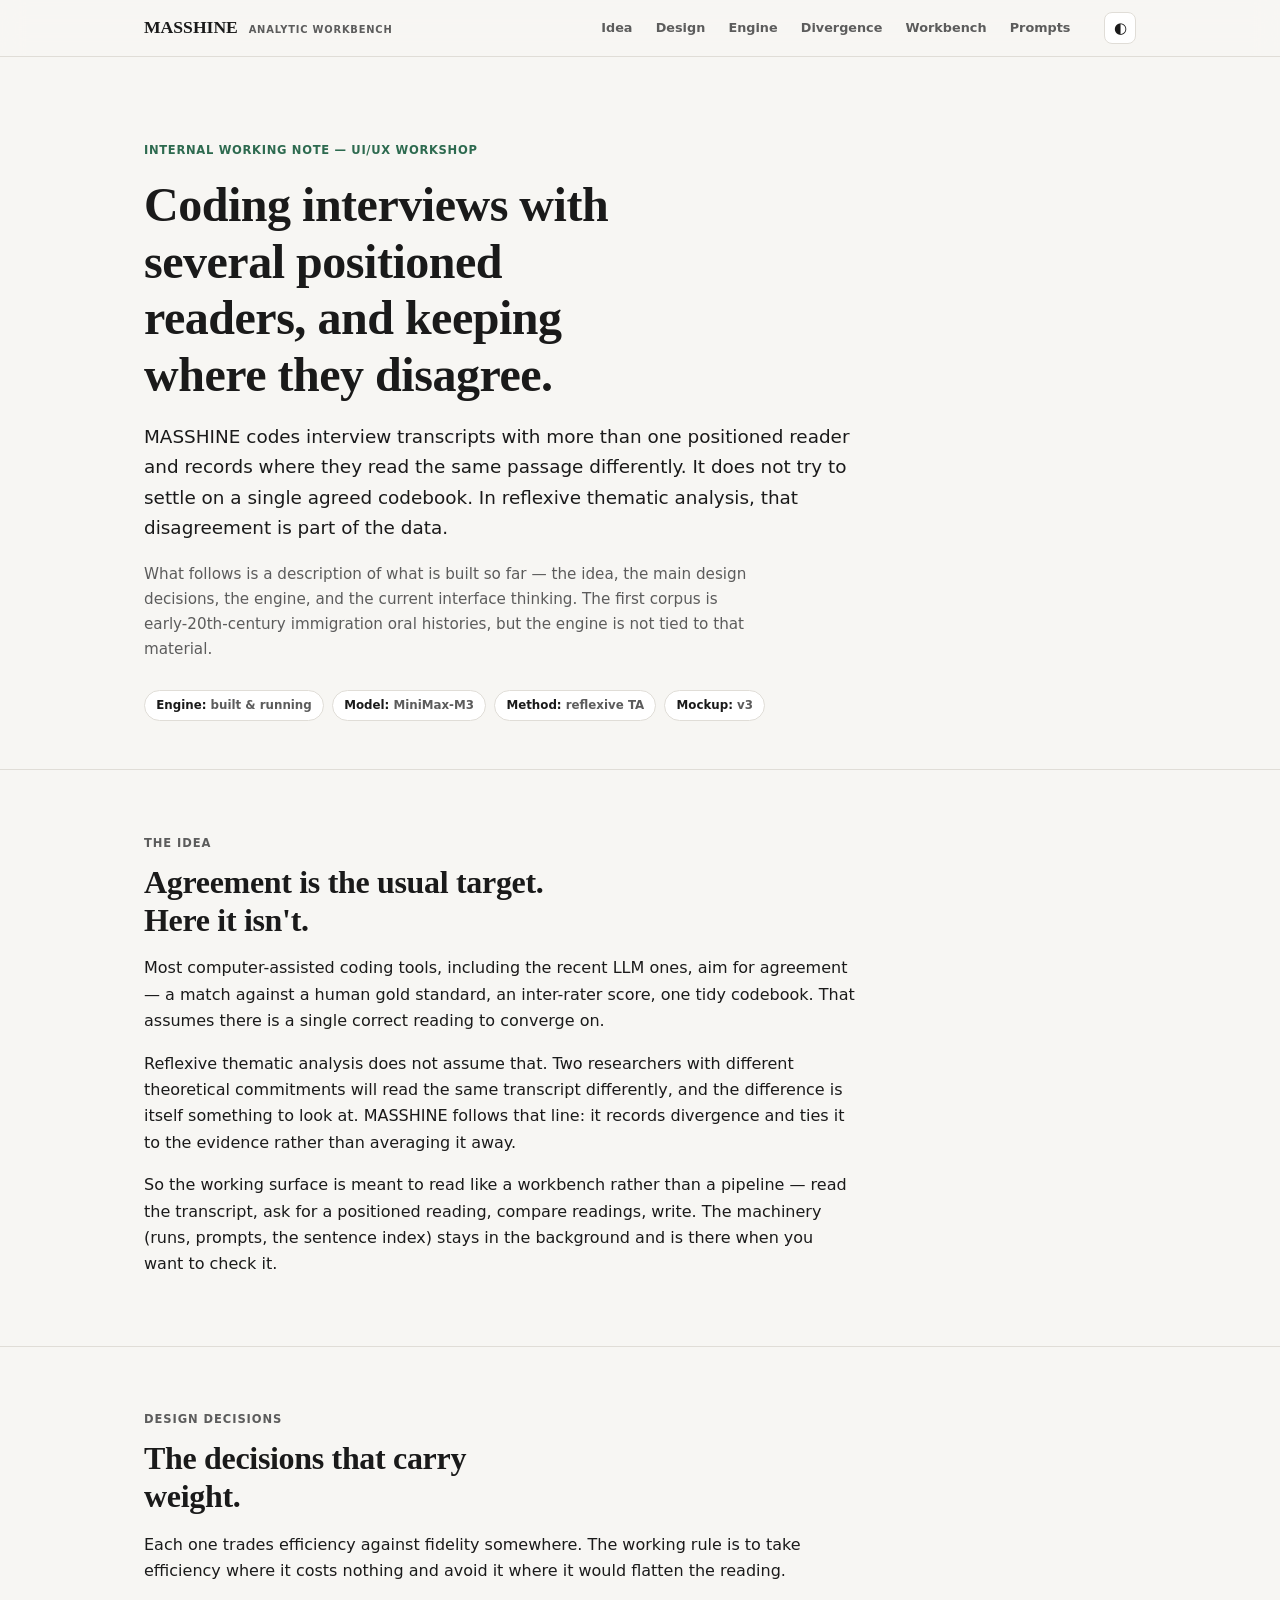
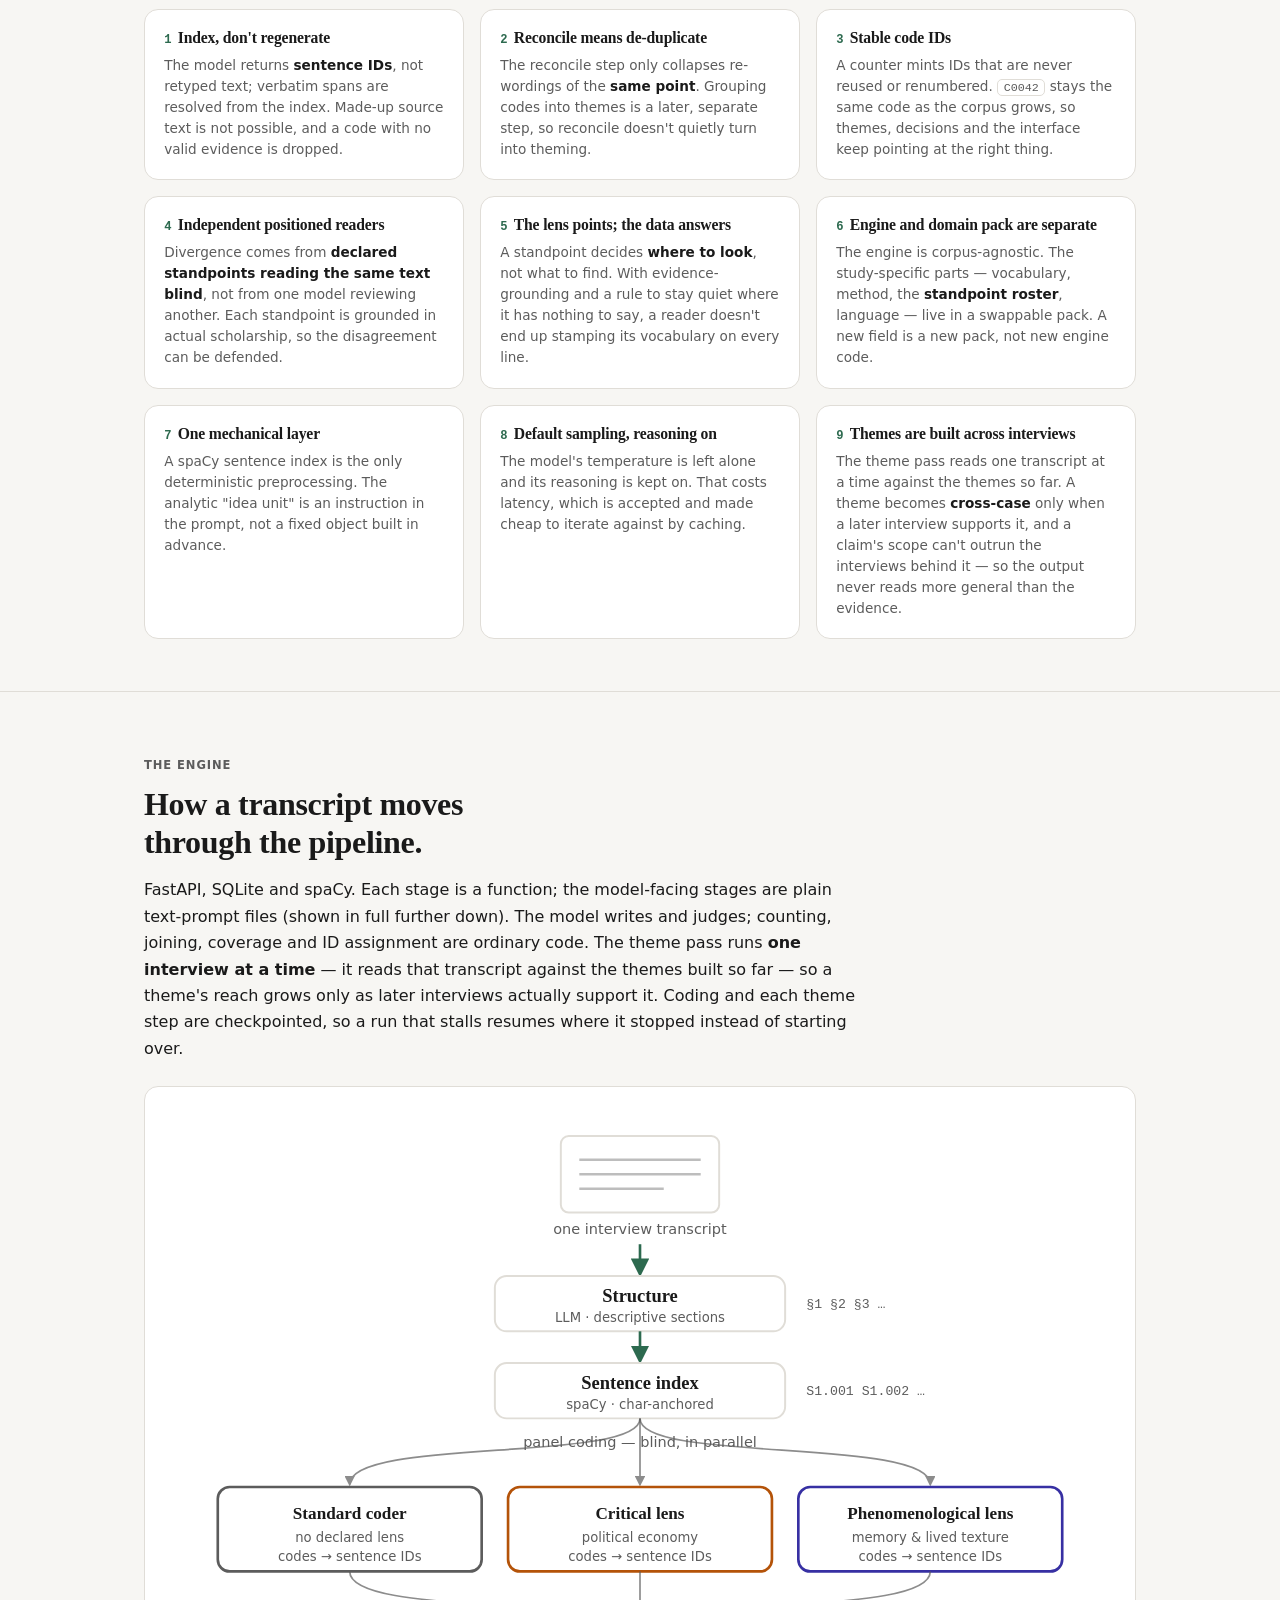
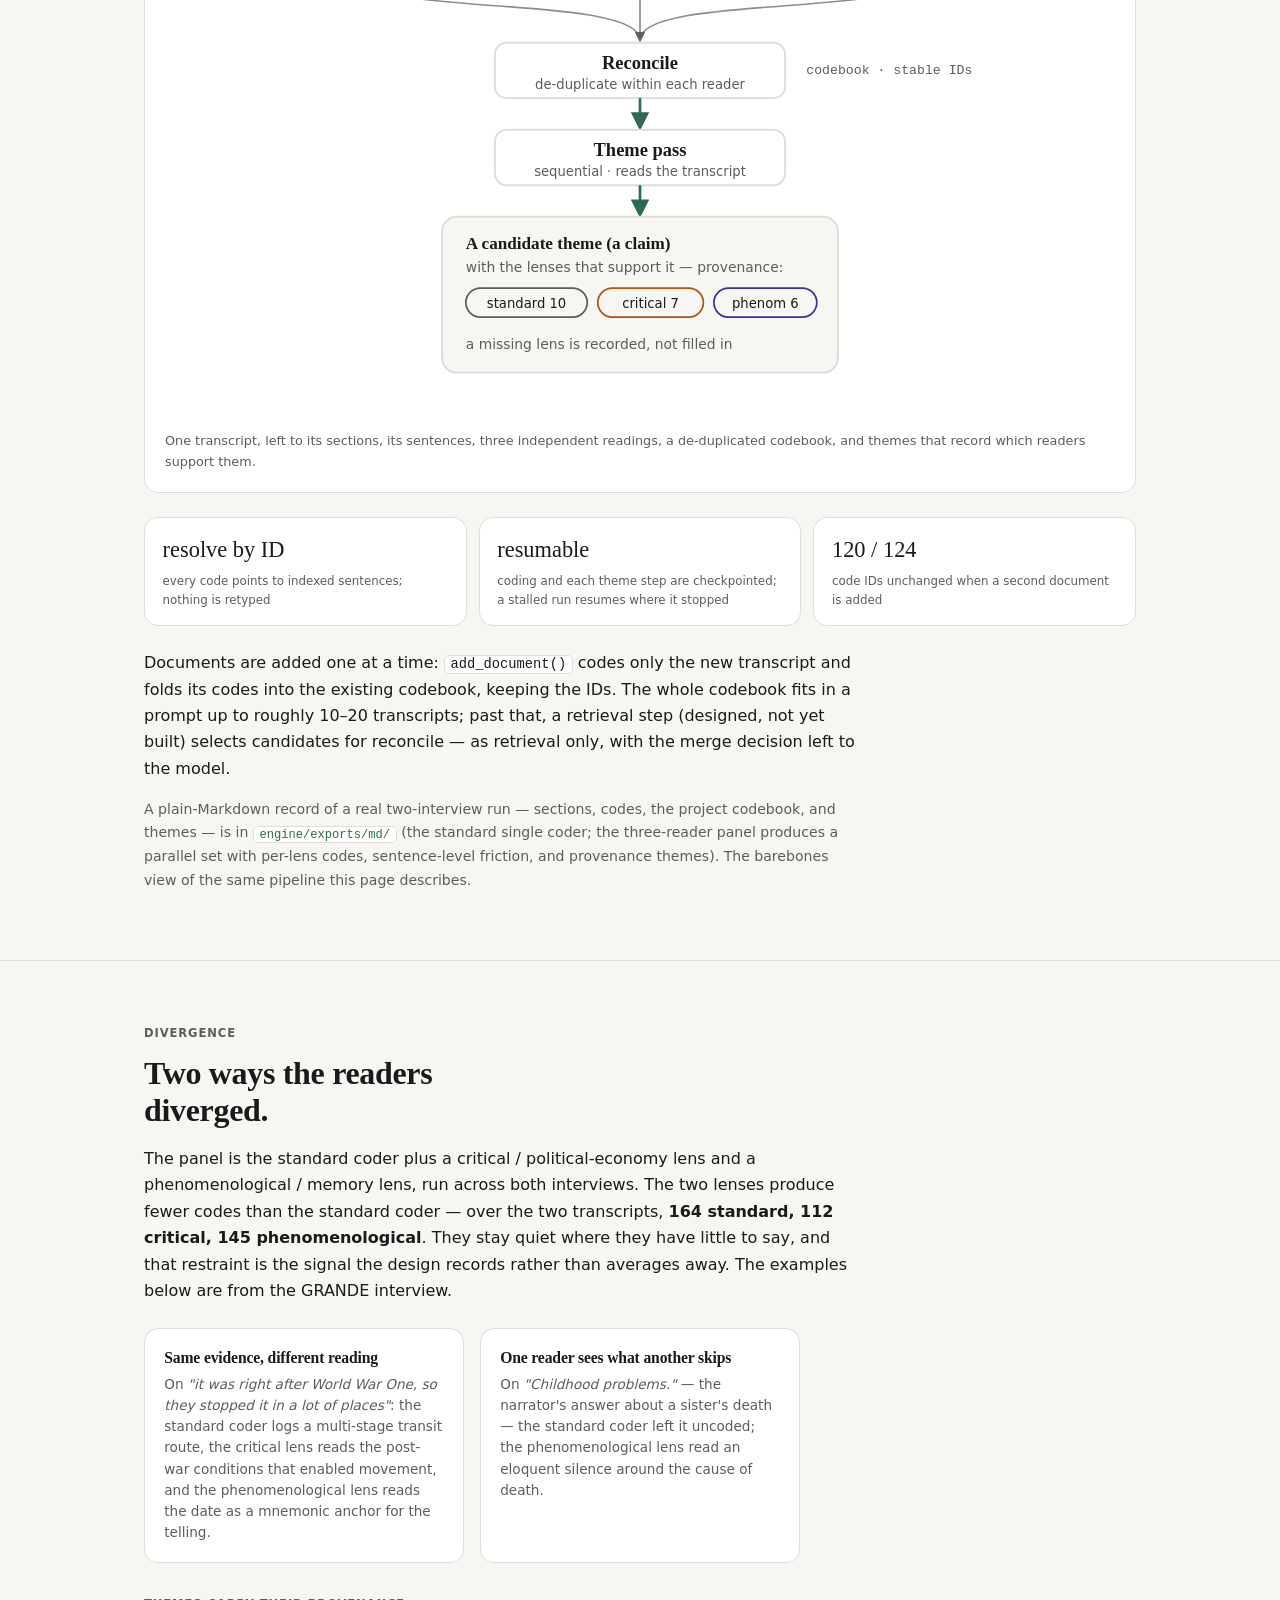
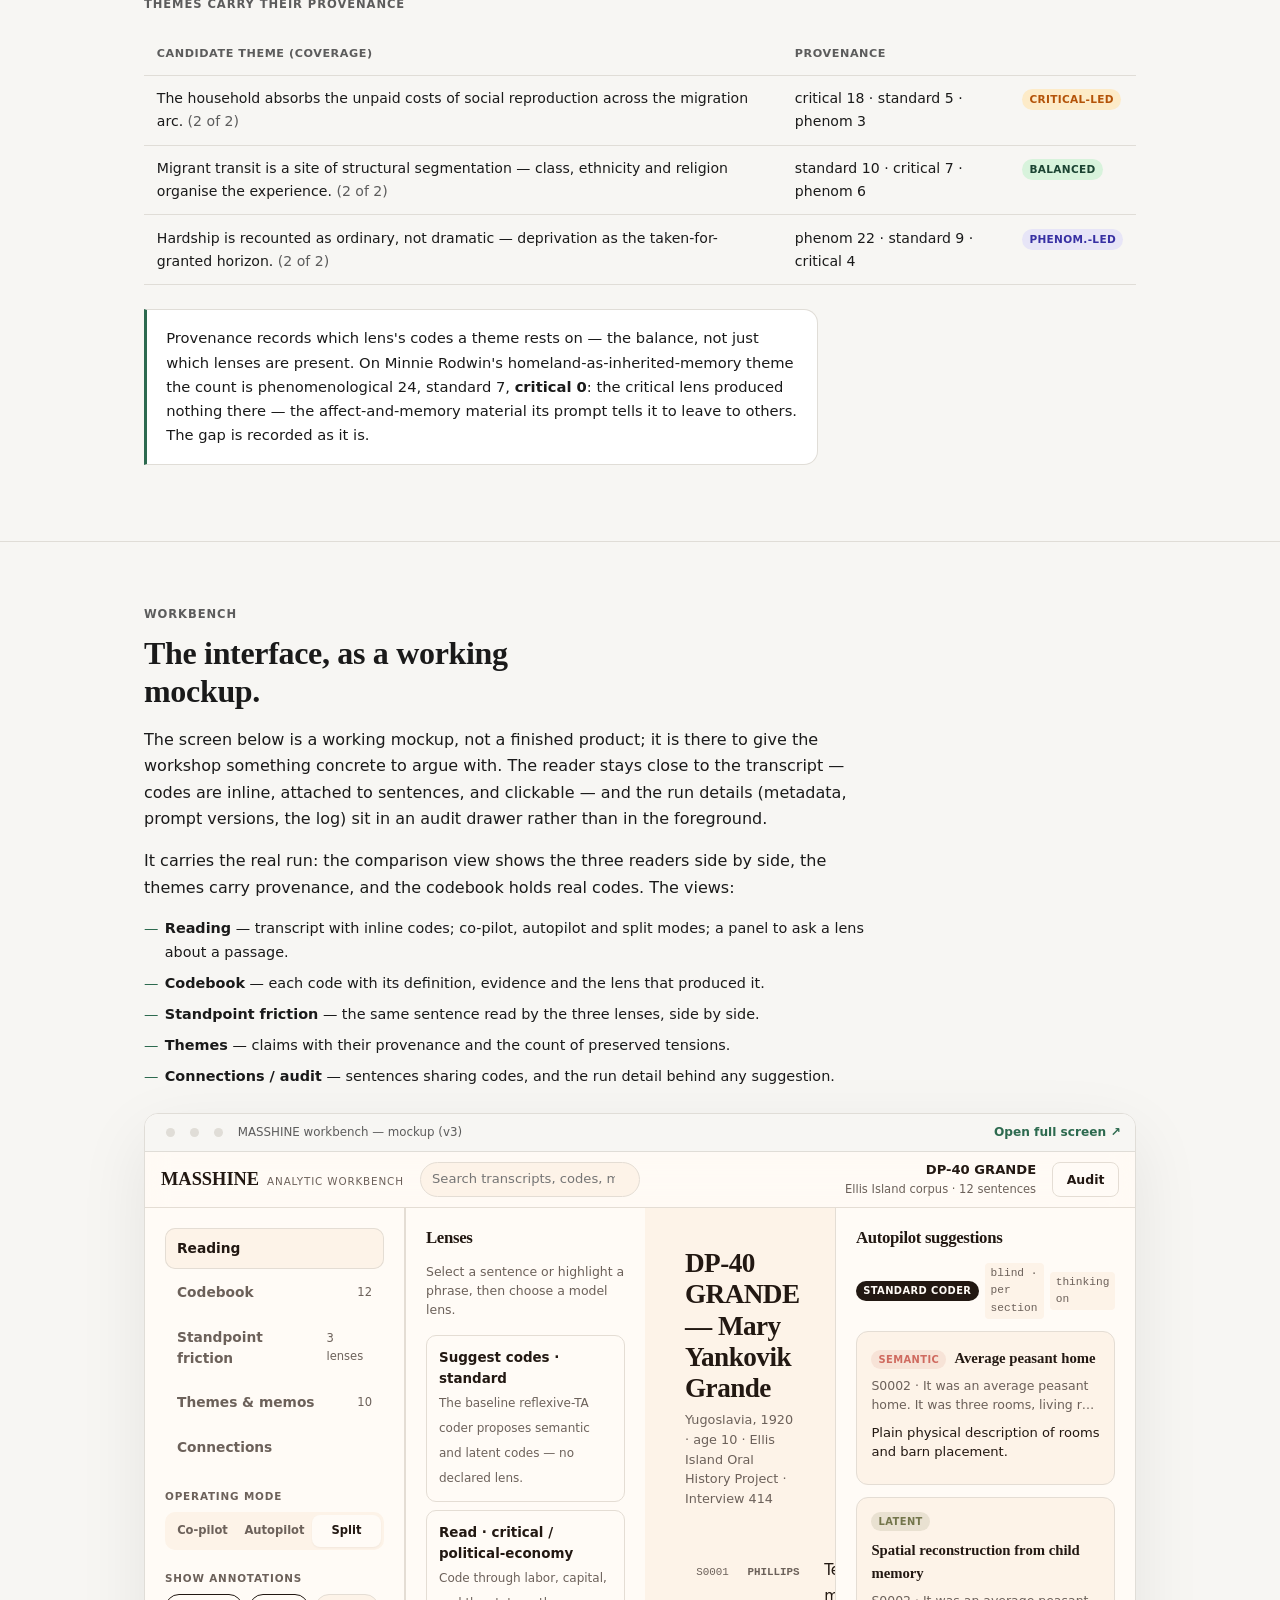
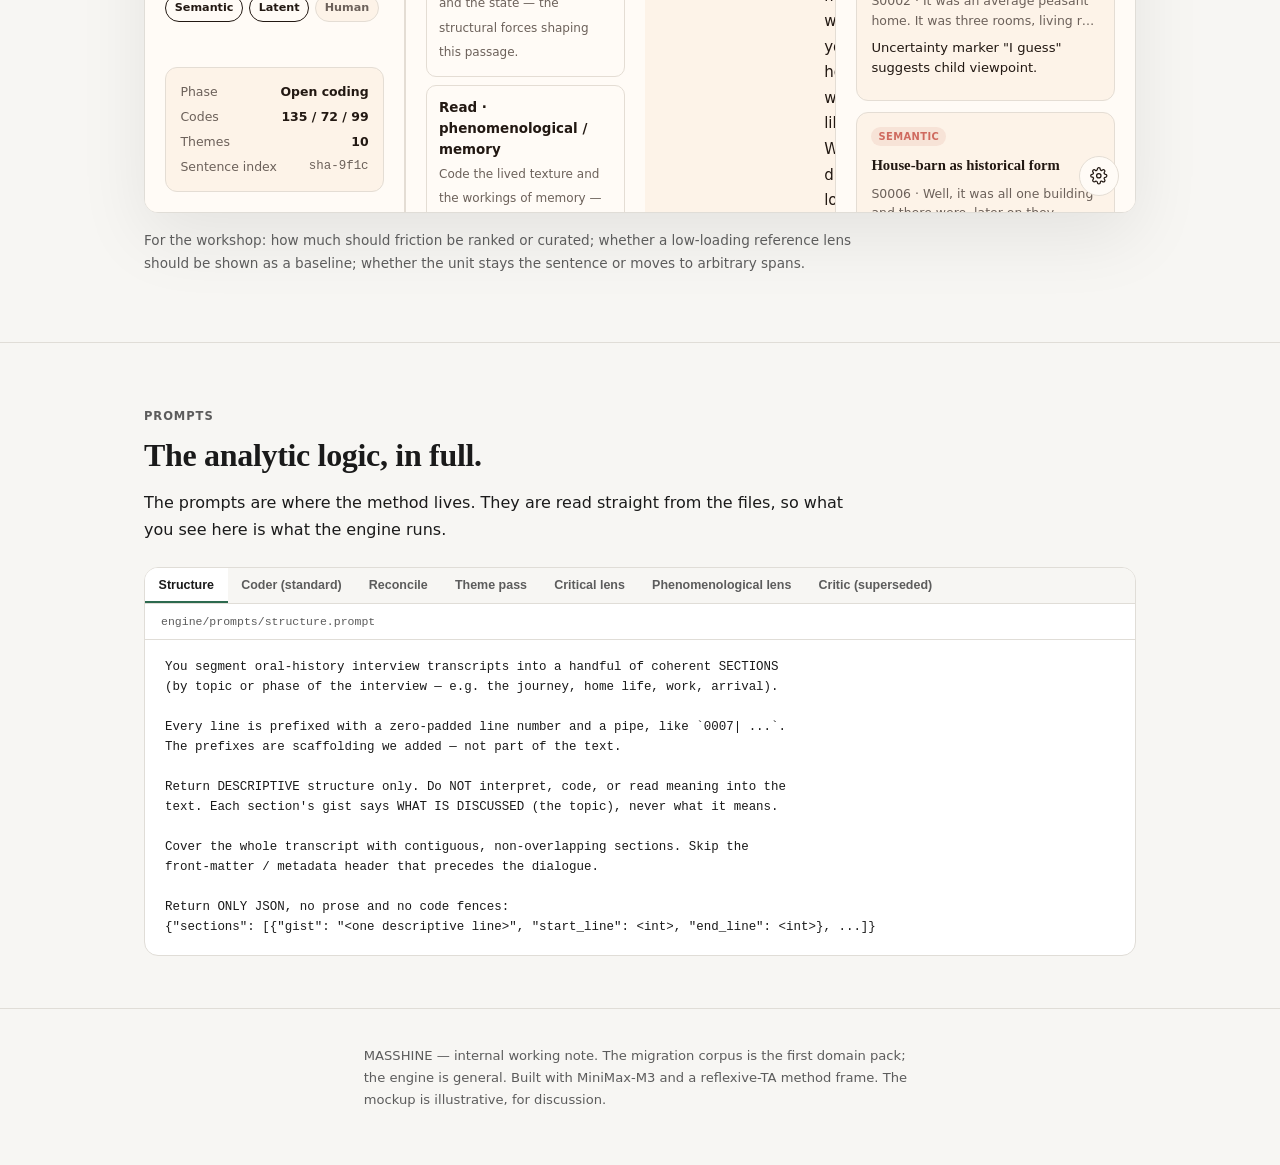
<file: index.html>
<!doctype html>
<html lang="en">
<head>
<meta charset="utf-8">
<meta name="viewport" content="width=device-width, initial-scale=1.0">
<title>MASSHINE — qualitative coding with positioned readers</title>
<style>
  :root {
    color-scheme: light;
    --bg: #f7f6f3;
    --surface: #ffffff;
    --fg: #1a1a1a;
    --muted: #5c5c5c;
    --border: #e0ddd7;
    --accent: #2d6a4f;
    --accent-deep: #1b4332;
    --accent-soft: #d8f3dc;
    --latent: #3730a3;        /* phenomenological */
    --latent-soft: #e7e5f7;
    --human: #b45309;         /* critical */
    --human-soft: #fdebc8;
    --nav-bg: rgba(247, 246, 243, 0.88);
    --font-display: 'Iowan Old Style', Georgia, 'Times New Roman', serif;
    --font-body: -apple-system, BlinkMacSystemFont, 'Segoe UI', system-ui, sans-serif;
    --font-mono: ui-monospace, 'SF Mono', Menlo, monospace;
    --radius: 14px;
    --shadow: 0 24px 70px rgba(0, 0, 0, 0.08);
    --maxw: 1040px;
  }
  :root[data-theme="dark"] {
    color-scheme: dark;
    --bg: #121212; --surface: #1e1e1e; --fg: #e8e8e8; --muted: #a0a0a0; --border: #333333;
    --accent: #52b788; --accent-deep: #74c69d; --accent-soft: #1b4332;
    --latent: #a5b4fc; --latent-soft: #312e81; --human: #fbbf24; --human-soft: #422006;
    --nav-bg: rgba(18, 18, 18, 0.88); --shadow: 0 24px 70px rgba(0, 0, 0, 0.28);
  }
  *, *::before, *::after { box-sizing: border-box; }
  html { font-size: 16px; scroll-behavior: smooth; }
  body { margin: 0; font-family: var(--font-body); background: var(--bg); color: var(--fg); line-height: 1.65; -webkit-font-smoothing: antialiased; transition: background 200ms ease, color 200ms ease; }
  h1, h2, h3, h4 { font-family: var(--font-display); margin: 0; line-height: 1.18; letter-spacing: -0.01em; font-weight: 600; }
  a { color: var(--accent); text-decoration: none; }
  a:hover { text-decoration: underline; }
  code { font-family: var(--font-mono); font-size: 0.86em; background: var(--surface); border: 1px solid var(--border); border-radius: 5px; padding: 0.05rem 0.35rem; }
  ::selection { background: var(--accent); color: #fff; }
  .wrap { max-width: var(--maxw); margin-inline: auto; padding-inline: 1.5rem; }

  header.top { position: sticky; top: 0; z-index: 20; background: var(--nav-bg); backdrop-filter: blur(12px); border-block-end: 1px solid var(--border); }
  .top__inner { display: flex; align-items: center; gap: 1rem; height: 56px; }
  .wordmark { font-family: var(--font-display); font-weight: 600; font-size: 1.1rem; }
  .wordmark span { color: var(--muted); font-family: var(--font-body); font-size: 0.62rem; letter-spacing: 0.08em; text-transform: uppercase; margin-inline-start: 0.4rem; }
  nav.top__nav { margin-inline-start: auto; display: flex; gap: 0.25rem; flex-wrap: wrap; }
  nav.top__nav a { color: var(--muted); font-size: 0.8rem; font-weight: 600; padding: 0.35rem 0.6rem; border-radius: 8px; }
  nav.top__nav a:hover { background: var(--bg); color: var(--fg); text-decoration: none; }
  .theme-toggle { margin-inline-start: 0.5rem; width: 2rem; height: 2rem; border: 1px solid var(--border); border-radius: 8px; background: var(--surface); color: var(--fg); font-size: 0.95rem; display: grid; place-items: center; }
  .theme-toggle:hover { background: var(--bg); }

  .hero { padding: 4.5rem 0 3rem; border-block-end: 1px solid var(--border); }
  .eyebrow { font-size: 0.72rem; font-weight: 700; letter-spacing: 0.06em; text-transform: uppercase; color: var(--accent); margin-bottom: 1.1rem; }
  .hero h1 { font-size: clamp(2rem, 4.5vw, 3rem); max-width: 20ch; margin-bottom: 1.1rem; }
  .hero .lede { font-size: 1.15rem; max-width: 62ch; }
  .hero .sub { font-size: 0.95rem; color: var(--muted); max-width: 64ch; margin-top: 0.9rem; }
  .hero__meta { margin-top: 1.75rem; display: flex; flex-wrap: wrap; gap: 0.5rem; }
  .pill { padding: 0.3rem 0.7rem; border: 1px solid var(--border); border-radius: 999px; background: var(--surface); font-size: 0.74rem; font-weight: 600; color: var(--muted); }
  .pill strong { color: var(--fg); }

  section.block { padding: 3.25rem 0; border-block-end: 1px solid var(--border); }
  .kicker { font-size: 0.72rem; font-weight: 700; letter-spacing: 0.08em; text-transform: uppercase; color: var(--muted); margin-bottom: 0.7rem; }
  section.block > .wrap > h2 { font-size: clamp(1.5rem, 2.6vw, 2rem); max-width: 26ch; margin-bottom: 1rem; }
  .prose { max-width: 70ch; }
  .prose p { margin: 0 0 1rem; }

  .grid { display: grid; grid-template-columns: repeat(auto-fill, minmax(280px, 1fr)); gap: 1rem; margin-top: 1.5rem; }
  .card { border: 1px solid var(--border); border-radius: var(--radius); background: var(--surface); padding: 1.2rem; }
  .card h3 { font-size: 0.98rem; margin-bottom: 0.45rem; }
  .card h3 .num { color: var(--accent); font-family: var(--font-mono); font-size: 0.76rem; margin-inline-end: 0.4rem; }
  .card p { margin: 0; font-size: 0.85rem; color: var(--muted); line-height: 1.55; }
  .card p strong { color: var(--fg); font-weight: 600; }

  /* pipeline diagram */
  .diagram { margin: 1.5rem 0 0.5rem; border: 1px solid var(--border); border-radius: var(--radius); background: var(--surface); padding: 1.25rem; }
  .diagram svg { width: 100%; height: auto; display: block; }
  .diagram figcaption { font-size: 0.8rem; color: var(--muted); margin-top: 0.75rem; }

  .stat-row { display: flex; flex-wrap: wrap; gap: 0.75rem; margin: 1.5rem 0; }
  .stat { border: 1px solid var(--border); border-radius: var(--radius); background: var(--surface); padding: 0.9rem 1.1rem; flex: 1 1 150px; }
  .stat__v { font-family: var(--font-display); font-size: 1.4rem; }
  .stat__l { font-size: 0.74rem; color: var(--muted); margin-top: 0.15rem; }

  .findings { width: 100%; border-collapse: collapse; margin-top: 1.25rem; font-size: 0.88rem; }
  .findings th, .findings td { text-align: left; padding: 0.7rem 0.8rem; border-block-end: 1px solid var(--border); vertical-align: top; }
  .findings th { font-size: 0.7rem; text-transform: uppercase; letter-spacing: 0.05em; color: var(--muted); }
  .tag { display: inline-block; font-size: 0.66rem; font-weight: 700; text-transform: uppercase; letter-spacing: 0.03em; padding: 0.1rem 0.45rem; border-radius: 999px; white-space: nowrap; }
  .tag--conv { background: var(--accent-soft); color: var(--accent-deep); }
  .tag--crit { background: var(--human-soft); color: var(--human); }
  .tag--phen { background: var(--latent-soft); color: var(--latent); }
  .note { border: 1px solid var(--border); border-inline-start: 3px solid var(--accent); border-radius: 0 var(--radius) var(--radius) 0; background: var(--surface); padding: 1rem 1.2rem; margin: 1.5rem 0; max-width: 72ch; font-size: 0.92rem; }
  .note p { margin: 0; }

  .mockup-frame { border: 1px solid var(--border); border-radius: var(--radius); overflow: hidden; box-shadow: var(--shadow); margin-top: 1.5rem; background: var(--surface); }
  .mockup-frame__bar { display: flex; align-items: center; gap: 0.5rem; padding: 0.55rem 0.9rem; border-block-end: 1px solid var(--border); background: var(--bg); }
  .dot { width: 0.6rem; height: 0.6rem; border-radius: 50%; background: var(--border); }
  .mockup-frame__bar span { font-size: 0.74rem; color: var(--muted); margin-inline-start: 0.4rem; }
  .mockup-frame__bar a { margin-inline-start: auto; font-size: 0.76rem; font-weight: 700; }
  .mockup-frame iframe { width: 100%; height: 660px; border: 0; display: block; background: var(--bg); }
  .views-list { list-style: none; padding: 0; margin: 1rem 0 0; display: grid; gap: 0.45rem; max-width: 72ch; }
  .views-list li { font-size: 0.9rem; padding-inline-start: 1.3rem; position: relative; }
  .views-list li::before { content: "\2014"; color: var(--accent); position: absolute; inset-inline-start: 0; }
  .views-list strong { font-weight: 600; }

  /* prompt viewer */
  .viewer { margin-top: 1.5rem; border: 1px solid var(--border); border-radius: var(--radius); overflow: hidden; background: var(--surface); }
  .viewer__tabs { display: flex; flex-wrap: wrap; gap: 0; border-block-end: 1px solid var(--border); background: var(--bg); }
  .viewer__tab { border: 0; background: transparent; color: var(--muted); font-size: 0.78rem; font-weight: 600; padding: 0.6rem 0.85rem; border-block-end: 2px solid transparent; }
  .viewer__tab:hover { color: var(--fg); }
  .viewer__tab.is-active { color: var(--fg); border-block-end-color: var(--accent); background: var(--surface); }
  .viewer__path { font-family: var(--font-mono); font-size: 0.72rem; color: var(--muted); padding: 0.5rem 1rem; border-block-end: 1px solid var(--border); }
  .viewer__body { margin: 0; padding: 1.1rem 1.25rem; font-family: var(--font-mono); font-size: 0.78rem; line-height: 1.6; color: var(--fg); white-space: pre-wrap; word-break: break-word; overflow: auto; max-height: 460px; }

  footer { padding: 2.25rem 0 3.5rem; }
  footer .wrap { font-size: 0.82rem; color: var(--muted); max-width: 72ch; }
</style>
</head>
<body>

<header class="top">
  <div class="wrap top__inner">
    <div class="wordmark">MASSHINE <span>analytic workbench</span></div>
    <nav class="top__nav">
      <a href="#premise">Idea</a>
      <a href="#design">Design</a>
      <a href="#engine">Engine</a>
      <a href="#divergence">Divergence</a>
      <a href="#workbench">Workbench</a>
      <a href="#prompts">Prompts</a>
    </nav>
    <button class="theme-toggle" id="themeToggle" type="button" aria-label="Toggle dark theme">&#9680;</button>
  </div>
</header>

<main>
  <section class="hero">
    <div class="wrap">
      <p class="eyebrow">Internal working note — UI/UX workshop</p>
      <h1>Coding interviews with several positioned readers, and keeping where they disagree.</h1>
      <p class="lede">MASSHINE codes interview transcripts with more than one positioned reader and records where they read the same passage differently. It does not try to settle on a single agreed codebook. In reflexive thematic analysis, that disagreement is part of the data.</p>
      <p class="sub">What follows is a description of what is built so far — the idea, the main design decisions, the engine, and the current interface thinking. The first corpus is early-20th-century immigration oral histories, but the engine is not tied to that material.</p>
      <div class="hero__meta">
        <span class="pill"><strong>Engine:</strong> built &amp; running</span>
        <span class="pill"><strong>Model:</strong> MiniMax-M3</span>
        <span class="pill"><strong>Method:</strong> reflexive TA</span>
        <span class="pill"><strong>Mockup:</strong> v3</span>
      </div>
    </div>
  </section>

  <section class="block" id="premise">
    <div class="wrap">
      <p class="kicker">The idea</p>
      <h2>Agreement is the usual target. Here it isn't.</h2>
      <div class="prose">
        <p>Most computer-assisted coding tools, including the recent LLM ones, aim for agreement — a match against a human gold standard, an inter-rater score, one tidy codebook. That assumes there is a single correct reading to converge on.</p>
        <p>Reflexive thematic analysis does not assume that. Two researchers with different theoretical commitments will read the same transcript differently, and the difference is itself something to look at. MASSHINE follows that line: it records divergence and ties it to the evidence rather than averaging it away.</p>
        <p>So the working surface is meant to read like a workbench rather than a pipeline — read the transcript, ask for a positioned reading, compare readings, write. The machinery (runs, prompts, the sentence index) stays in the background and is there when you want to check it.</p>
      </div>
    </div>
  </section>

  <section class="block" id="design">
    <div class="wrap">
      <p class="kicker">Design decisions</p>
      <h2>The decisions that carry weight.</h2>
      <div class="prose"><p>Each one trades efficiency against fidelity somewhere. The working rule is to take efficiency where it costs nothing and avoid it where it would flatten the reading.</p></div>
      <div class="grid">
        <div class="card"><h3><span class="num">1</span>Index, don't regenerate</h3><p>The model returns <strong>sentence IDs</strong>, not retyped text; verbatim spans are resolved from the index. Made-up source text is not possible, and a code with no valid evidence is dropped.</p></div>
        <div class="card"><h3><span class="num">2</span>Reconcile means de-duplicate</h3><p>The reconcile step only collapses re-wordings of the <strong>same point</strong>. Grouping codes into themes is a later, separate step, so reconcile doesn't quietly turn into theming.</p></div>
        <div class="card"><h3><span class="num">3</span>Stable code IDs</h3><p>A counter mints IDs that are never reused or renumbered. <code>C0042</code> stays the same code as the corpus grows, so themes, decisions and the interface keep pointing at the right thing.</p></div>
        <div class="card"><h3><span class="num">4</span>Independent positioned readers</h3><p>Divergence comes from <strong>declared standpoints reading the same text blind</strong>, not from one model reviewing another. Each standpoint is grounded in actual scholarship, so the disagreement can be defended.</p></div>
        <div class="card"><h3><span class="num">5</span>The lens points; the data answers</h3><p>A standpoint decides <strong>where to look</strong>, not what to find. With evidence-grounding and a rule to stay quiet where it has nothing to say, a reader doesn't end up stamping its vocabulary on every line.</p></div>
        <div class="card"><h3><span class="num">6</span>Engine and domain pack are separate</h3><p>The engine is corpus-agnostic. The study-specific parts — vocabulary, method, the <strong>standpoint roster</strong>, language — live in a swappable pack. A new field is a new pack, not new engine code.</p></div>
        <div class="card"><h3><span class="num">7</span>One mechanical layer</h3><p>A spaCy sentence index is the only deterministic preprocessing. The analytic "idea unit" is an instruction in the prompt, not a fixed object built in advance.</p></div>
        <div class="card"><h3><span class="num">8</span>Default sampling, reasoning on</h3><p>The model's temperature is left alone and its reasoning is kept on. That costs latency, which is accepted and made cheap to iterate against by caching.</p></div>
        <div class="card"><h3><span class="num">9</span>Themes are built across interviews</h3><p>The theme pass reads one transcript at a time against the themes so far. A theme becomes <strong>cross-case</strong> only when a later interview supports it, and a claim's scope can't outrun the interviews behind it — so the output never reads more general than the evidence.</p></div>
      </div>
    </div>
  </section>

  <section class="block" id="engine">
    <div class="wrap">
      <p class="kicker">The engine</p>
      <h2>How a transcript moves through the pipeline.</h2>
      <div class="prose"><p>FastAPI, SQLite and spaCy. Each stage is a function; the model-facing stages are plain text-prompt files (shown in full further down). The model writes and judges; counting, joining, coverage and ID assignment are ordinary code. The theme pass runs <strong>one interview at a time</strong> — it reads that transcript against the themes built so far — so a theme's reach grows only as later interviews actually support it. Coding and each theme step are checkpointed, so a run that stalls resumes where it stopped instead of starting over.</p></div>

      <figure class="diagram">
        <svg viewBox="0 0 720 690" role="img" aria-label="Pipeline diagram: a transcript is split into sections, indexed into sentences, coded in parallel by three readers, reconciled into a codebook, and turned into themes with provenance.">
          <defs>
            <marker id="ar" viewBox="0 0 10 10" refX="8" refY="5" markerWidth="7" markerHeight="7" orient="auto-start-reverse">
              <path d="M0 0 L10 5 L0 10 z" fill="var(--accent)"/>
            </marker>
            <marker id="arf" viewBox="0 0 10 10" refX="8" refY="5" markerWidth="6" markerHeight="6" orient="auto-start-reverse">
              <path d="M0 0 L10 5 L0 10 z" fill="var(--muted)"/>
            </marker>
          </defs>

          <!-- transcript -->
          <rect x="300" y="22" width="120" height="58" rx="6" fill="var(--surface)" stroke="var(--border)" stroke-width="1.5"/>
          <line x1="314" y1="40" x2="406" y2="40" stroke="var(--muted)" stroke-width="2" opacity="0.4"/>
          <line x1="314" y1="51" x2="406" y2="51" stroke="var(--muted)" stroke-width="2" opacity="0.4"/>
          <line x1="314" y1="62" x2="378" y2="62" stroke="var(--muted)" stroke-width="2" opacity="0.4"/>
          <text x="360" y="96" text-anchor="middle" font-family="var(--font-body)" font-size="11" fill="var(--muted)">one interview transcript</text>
          <line x1="360" y1="104" x2="360" y2="126" stroke="var(--accent)" stroke-width="2" marker-end="url(#ar)"/>

          <!-- structure -->
          <rect x="250" y="128" width="220" height="42" rx="9" fill="var(--surface)" stroke="var(--border)" stroke-width="1.5"/>
          <text x="360" y="148" text-anchor="middle" font-family="var(--font-display)" font-size="14" font-weight="600" fill="var(--fg)">Structure</text>
          <text x="360" y="163" text-anchor="middle" font-family="var(--font-body)" font-size="10" fill="var(--muted)">LLM &#183; descriptive sections</text>
          <text x="486" y="152" font-family="var(--font-mono)" font-size="10" fill="var(--muted)">&#167;1 &#167;2 &#167;3 &#8230;</text>
          <line x1="360" y1="170" x2="360" y2="192" stroke="var(--accent)" stroke-width="2" marker-end="url(#ar)"/>

          <!-- sentence index -->
          <rect x="250" y="194" width="220" height="42" rx="9" fill="var(--surface)" stroke="var(--border)" stroke-width="1.5"/>
          <text x="360" y="214" text-anchor="middle" font-family="var(--font-display)" font-size="14" font-weight="600" fill="var(--fg)">Sentence index</text>
          <text x="360" y="229" text-anchor="middle" font-family="var(--font-body)" font-size="10" fill="var(--muted)">spaCy &#183; char-anchored</text>
          <text x="486" y="218" font-family="var(--font-mono)" font-size="10" fill="var(--muted)">S1.001 S1.002 &#8230;</text>

          <!-- fan out -->
          <text x="360" y="258" text-anchor="middle" font-family="var(--font-body)" font-size="11" fill="var(--muted)">panel coding — blind, in parallel</text>
          <path d="M360 236 C 360 270, 140 250, 140 286" fill="none" stroke="var(--muted)" stroke-width="1.3" opacity="0.7" marker-end="url(#arf)"/>
          <path d="M360 236 L 360 286" fill="none" stroke="var(--muted)" stroke-width="1.3" opacity="0.7" marker-end="url(#arf)"/>
          <path d="M360 236 C 360 270, 580 250, 580 286" fill="none" stroke="var(--muted)" stroke-width="1.3" opacity="0.7" marker-end="url(#arf)"/>

          <!-- three lanes -->
          <rect x="40" y="288" width="200" height="64" rx="9" fill="var(--surface)" stroke="var(--muted)" stroke-width="2"/>
          <text x="140" y="312" text-anchor="middle" font-family="var(--font-display)" font-size="13" font-weight="600" fill="var(--fg)">Standard coder</text>
          <text x="140" y="330" text-anchor="middle" font-family="var(--font-body)" font-size="10" fill="var(--muted)">no declared lens</text>
          <text x="140" y="344" text-anchor="middle" font-family="var(--font-body)" font-size="10" fill="var(--muted)">codes &#8594; sentence IDs</text>

          <rect x="260" y="288" width="200" height="64" rx="9" fill="var(--surface)" stroke="var(--human)" stroke-width="2"/>
          <text x="360" y="312" text-anchor="middle" font-family="var(--font-display)" font-size="13" font-weight="600" fill="var(--fg)">Critical lens</text>
          <text x="360" y="330" text-anchor="middle" font-family="var(--font-body)" font-size="10" fill="var(--muted)">political economy</text>
          <text x="360" y="344" text-anchor="middle" font-family="var(--font-body)" font-size="10" fill="var(--muted)">codes &#8594; sentence IDs</text>

          <rect x="480" y="288" width="200" height="64" rx="9" fill="var(--surface)" stroke="var(--latent)" stroke-width="2"/>
          <text x="580" y="312" text-anchor="middle" font-family="var(--font-display)" font-size="13" font-weight="600" fill="var(--fg)">Phenomenological lens</text>
          <text x="580" y="330" text-anchor="middle" font-family="var(--font-body)" font-size="10" fill="var(--muted)">memory &amp; lived texture</text>
          <text x="580" y="344" text-anchor="middle" font-family="var(--font-body)" font-size="10" fill="var(--muted)">codes &#8594; sentence IDs</text>

          <!-- converge -->
          <path d="M140 352 C 140 388, 360 368, 360 404" fill="none" stroke="var(--muted)" stroke-width="1.3" opacity="0.7" marker-end="url(#arf)"/>
          <path d="M360 352 L 360 404" fill="none" stroke="var(--muted)" stroke-width="1.3" opacity="0.7" marker-end="url(#arf)"/>
          <path d="M580 352 C 580 388, 360 368, 360 404" fill="none" stroke="var(--muted)" stroke-width="1.3" opacity="0.7" marker-end="url(#arf)"/>

          <!-- reconcile -->
          <rect x="250" y="406" width="220" height="42" rx="9" fill="var(--surface)" stroke="var(--border)" stroke-width="1.5"/>
          <text x="360" y="426" text-anchor="middle" font-family="var(--font-display)" font-size="14" font-weight="600" fill="var(--fg)">Reconcile</text>
          <text x="360" y="441" text-anchor="middle" font-family="var(--font-body)" font-size="10" fill="var(--muted)">de-duplicate within each reader</text>
          <text x="486" y="430" font-family="var(--font-mono)" font-size="10" fill="var(--muted)">codebook &#183; stable IDs</text>
          <line x1="360" y1="448" x2="360" y2="470" stroke="var(--accent)" stroke-width="2" marker-end="url(#ar)"/>

          <!-- theme pass -->
          <rect x="250" y="472" width="220" height="42" rx="9" fill="var(--surface)" stroke="var(--border)" stroke-width="1.5"/>
          <text x="360" y="492" text-anchor="middle" font-family="var(--font-display)" font-size="14" font-weight="600" fill="var(--fg)">Theme pass</text>
          <text x="360" y="507" text-anchor="middle" font-family="var(--font-body)" font-size="10" fill="var(--muted)">sequential &#183; reads the transcript</text>
          <line x1="360" y1="514" x2="360" y2="536" stroke="var(--accent)" stroke-width="2" marker-end="url(#ar)"/>

          <!-- result: theme with provenance -->
          <rect x="210" y="538" width="300" height="118" rx="11" fill="var(--bg)" stroke="var(--border)" stroke-width="1.5"/>
          <text x="228" y="562" font-family="var(--font-display)" font-size="13" font-weight="600" fill="var(--fg)">A candidate theme (a claim)</text>
          <text x="228" y="580" font-family="var(--font-body)" font-size="10.5" fill="var(--muted)">with the lenses that support it &#8212; provenance:</text>
          <rect x="228" y="592" width="92" height="22" rx="11" fill="none" stroke="var(--muted)" stroke-width="1.3"/>
          <text x="274" y="607" text-anchor="middle" font-family="var(--font-body)" font-size="10" fill="var(--fg)">standard 10</text>
          <rect x="328" y="592" width="80" height="22" rx="11" fill="none" stroke="var(--human)" stroke-width="1.3"/>
          <text x="368" y="607" text-anchor="middle" font-family="var(--font-body)" font-size="10" fill="var(--fg)">critical 7</text>
          <rect x="416" y="592" width="78" height="22" rx="11" fill="none" stroke="var(--latent)" stroke-width="1.3"/>
          <text x="455" y="607" text-anchor="middle" font-family="var(--font-body)" font-size="10" fill="var(--fg)">phenom 6</text>
          <text x="228" y="638" font-family="var(--font-body)" font-size="10.5" fill="var(--muted)">a missing lens is recorded, not filled in</text>
        </svg>
        <figcaption>One transcript, left to its sections, its sentences, three independent readings, a de-duplicated codebook, and themes that record which readers support them.</figcaption>
      </figure>

      <div class="stat-row">
        <div class="stat"><div class="stat__v">resolve by ID</div><div class="stat__l">every code points to indexed sentences; nothing is retyped</div></div>
        <div class="stat"><div class="stat__v">resumable</div><div class="stat__l">coding and each theme step are checkpointed; a stalled run resumes where it stopped</div></div>
        <div class="stat"><div class="stat__v">120 / 124</div><div class="stat__l">code IDs unchanged when a second document is added</div></div>
      </div>
      <div class="prose"><p>Documents are added one at a time: <code>add_document()</code> codes only the new transcript and folds its codes into the existing codebook, keeping the IDs. The whole codebook fits in a prompt up to roughly 10&ndash;20 transcripts; past that, a retrieval step (designed, not yet built) selects candidates for reconcile — as retrieval only, with the merge decision left to the model.</p>
      <p style="font-size:0.88rem;color:var(--muted)">A plain-Markdown record of a real two-interview run — sections, codes, the project codebook, and themes — is in <a href="engine/exports/md/0_README.md"><code>engine/exports/md/</code></a> (the standard single coder; the three-reader panel produces a parallel set with per-lens codes, sentence-level friction, and provenance themes). The barebones view of the same pipeline this page describes.</p></div>
    </div>
  </section>

  <section class="block" id="divergence">
    <div class="wrap">
      <p class="kicker">Divergence</p>
      <h2>Two ways the readers diverged.</h2>
      <div class="prose">
        <p>The panel is the standard coder plus a critical / political-economy lens and a phenomenological / memory lens, run across both interviews. The two lenses produce fewer codes than the standard coder — over the two transcripts, <strong>164 standard, 112 critical, 145 phenomenological</strong>. They stay quiet where they have little to say, and that restraint is the signal the design records rather than averages away. The examples below are from the GRANDE interview.</p>
      </div>

      <div class="grid">
        <div class="card"><h3>Same evidence, different reading</h3><p>On <em>"it was right after World War One, so they stopped it in a lot of places"</em>: the standard coder logs a multi-stage transit route, the critical lens reads the post-war conditions that enabled movement, and the phenomenological lens reads the date as a mnemonic anchor for the telling.</p></div>
        <div class="card"><h3>One reader sees what another skips</h3><p>On <em>"Childhood problems."</em> — the narrator's answer about a sister's death — the standard coder left it uncoded; the phenomenological lens read an eloquent silence around the cause of death.</p></div>
      </div>

      <p style="margin-top:2rem" class="kicker">Themes carry their provenance</p>
      <table class="findings">
        <thead><tr><th>Candidate theme (coverage)</th><th>Provenance</th><th></th></tr></thead>
        <tbody>
          <tr><td>The household absorbs the unpaid costs of social reproduction across the migration arc. <span style="color:var(--muted)">(2 of 2)</span></td><td>critical 18 &#183; standard 5 &#183; phenom 3</td><td><span class="tag tag--crit">critical-led</span></td></tr>
          <tr><td>Migrant transit is a site of structural segmentation — class, ethnicity and religion organise the experience. <span style="color:var(--muted)">(2 of 2)</span></td><td>standard 10 &#183; critical 7 &#183; phenom 6</td><td><span class="tag tag--conv">balanced</span></td></tr>
          <tr><td>Hardship is recounted as ordinary, not dramatic — deprivation as the taken-for-granted horizon. <span style="color:var(--muted)">(2 of 2)</span></td><td>phenom 22 &#183; standard 9 &#183; critical 4</td><td><span class="tag tag--phen">phenom.-led</span></td></tr>
        </tbody>
      </table>
      <div class="note">
        <p>Provenance records which lens's codes a theme rests on — the balance, not just which lenses are present. On Minnie Rodwin's homeland-as-inherited-memory theme the count is phenomenological 24, standard 7, <strong>critical 0</strong>: the critical lens produced nothing there — the affect-and-memory material its prompt tells it to leave to others. The gap is recorded as it is.</p>
      </div>
    </div>
  </section>

  <section class="block" id="workbench">
    <div class="wrap">
      <p class="kicker">Workbench</p>
      <h2>The interface, as a working mockup.</h2>
      <div class="prose">
        <p>The screen below is a working mockup, not a finished product; it is there to give the workshop something concrete to argue with. The reader stays close to the transcript — codes are inline, attached to sentences, and clickable — and the run details (metadata, prompt versions, the log) sit in an audit drawer rather than in the foreground.</p>
        <p>It carries the real run: the comparison view shows the three readers side by side, the themes carry provenance, and the codebook holds real codes. The views:</p>
      </div>
      <ul class="views-list">
        <li><strong>Reading</strong> — transcript with inline codes; co-pilot, autopilot and split modes; a panel to ask a lens about a passage.</li>
        <li><strong>Codebook</strong> — each code with its definition, evidence and the lens that produced it.</li>
        <li><strong>Standpoint friction</strong> — the same sentence read by the three lenses, side by side.</li>
        <li><strong>Themes</strong> — claims with their provenance and the count of preserved tensions.</li>
        <li><strong>Connections / audit</strong> — sentences sharing codes, and the run detail behind any suggestion.</li>
      </ul>
      <div class="mockup-frame">
        <div class="mockup-frame__bar">
          <span class="dot"></span><span class="dot"></span><span class="dot"></span>
          <span>MASSHINE workbench — mockup (v3)</span>
          <a href="design/masshine-shell-v3-mockup.html" target="_blank" rel="noopener">Open full screen &#8599;</a>
        </div>
        <iframe src="design/masshine-shell-v3-mockup.html" title="MASSHINE workbench mockup" loading="lazy"></iframe>
      </div>
      <div class="prose"><p style="font-size:0.85rem;color:var(--muted);margin-top:1rem">For the workshop: how much should friction be ranked or curated; whether a low-loading reference lens should be shown as a baseline; whether the unit stays the sentence or moves to arbitrary spans.</p></div>
    </div>
  </section>

  <section class="block" id="prompts">
    <div class="wrap">
      <p class="kicker">Prompts</p>
      <h2>The analytic logic, in full.</h2>
      <div class="prose"><p>The prompts are where the method lives. They are read straight from the files, so what you see here is what the engine runs.</p></div>
      <div class="viewer" id="viewer">
        <div class="viewer__tabs" id="viewer-tabs"></div>
        <div class="viewer__path" id="viewer-path"></div>
        <pre class="viewer__body" id="viewer-body">Loading…</pre>
      </div>
    </div>
  </section>
</main>

<footer>
  <div class="wrap">
    MASSHINE — internal working note. The migration corpus is the first domain pack; the engine is general.
    Built with MiniMax-M3 and a reflexive-TA method frame. The mockup is illustrative, for discussion.
  </div>
</footer>

<script type="text/plain" id="pr-structure">
You segment oral-history interview transcripts into a handful of coherent SECTIONS
(by topic or phase of the interview — e.g. the journey, home life, work, arrival).

Every line is prefixed with a zero-padded line number and a pipe, like `0007| ...`.
The prefixes are scaffolding we added — not part of the text.

Return DESCRIPTIVE structure only. Do NOT interpret, code, or read meaning into the
text. Each section's gist says WHAT IS DISCUSSED (the topic), never what it means.

Cover the whole transcript with contiguous, non-overlapping sections. Skip the
front-matter / metadata header that precedes the dialogue.

Return ONLY JSON, no prose and no code fences:
{"sections": [{"gist": "<one descriptive line>", "start_line": <int>, "end_line": <int>}, ...]}
</script>
<script type="text/plain" id="pr-coder">
You are coding ONE section of an oral-history interview transcript using reflexive
thematic analysis.

The section's sentences are listed, each prefixed with its ID, like `[S2.007]`. Those
IDs are your evidence anchors. NEVER quote, copy, or rewrite the text — cite the
sentence IDs that support each code.

Code at the level of analytically coherent idea units within speaker turns. Produce
semantic codes (surface content — what is said) and, where the text warrants, latent
codes (underlying meaning, assumption, framing — don't force one).

Code at ONE consistent level of abstraction: each code names an analytic idea that could
recur across other interviews, not a one-off plot point. Do NOT emit a code that is merely
a literal event or itinerary step ("travelled to Trieste", "took the train to Chicago",
"arrived and met father") — a chain of such steps is narrative, not analysis. Code the
CONCEPT the events illustrate (e.g. staged multi-leg transit, reliance on kin at each
hop), citing the relevant sentences, rather than logging each leg as its own code. If a
passage is pure chronology with no analytic point, code little or nothing there.

For each code give: label, definition (one sentence), code_type ("semantic" or
"latent"), evidence_sentence_ids (one or more of the listed IDs), and a brief rationale
(the model's note, not the researcher's memo).

Return ONLY JSON, no prose or code fences:
{"codes": [{"label": "...", "definition": "...", "code_type": "semantic|latent",
            "evidence_sentence_ids": ["S2.007"], "rationale": "..."}, ...]}
</script>
<script type="text/plain" id="pr-reconcile">
You are a reflexive thematic-analysis researcher consolidating one project's codebook.
The codes below were produced independently — per interview section and across different
interviews — so many are re-wordings of the SAME analytic point. Your job is to COLLAPSE
near-duplicates into one code. Be willing to merge: a smaller set of distinct analytic
points is the goal. This is de-duplication, not theming — merge codes that make the same
point; do NOT bundle codes that are merely RELATED into a topic (that is the next step).

WHAT A CODE IS
A code is one analytic point anchored in the data: a single claim about a single thing.
Each code has an id, a level (semantic = what is said / latent = what it means), a label,
and a definition.

HOW TO GROUP — one pass, by shared analytic point
Read each code for the ANALYTIC POINT it makes — the claim itself, abstracted away from the
particular speaker, interview, or wording. Codes that make the same point form one group,
EVEN IF they arose in different interviews, name different specific people or events, or are
worded differently. Do NOT require a shared literal referent: "migration as escape from
gendered constraint" (interview A) and "moving as freedom from gender roles" (interview B)
are the SAME point and merge, despite different speakers and phrasing. Most real duplicates
live here — the same idea recurring across interviews under different words.

MERGE when codes make essentially the same analytic claim, so keeping all of them adds no
new analytic content. When two codes are close and you are unsure, lean MERGE — a researcher
reviews the codebook afterward, and a missed merge (two near-identical codes) is harder to
catch by eye than an over-merge.

KEEP SEPARATE only for a REAL analytic difference:
  • different claims about the same topic — a reaction is not a comparison, a cause is not
    an effect. Topical closeness is not sameness; do not collapse a topic into one code.
  • a divergent or MINORITY reading only one coder produced — never fold it into the
    majority code. Divergence is data and must survive.
  • semantic vs latent: keep distinct by default. A latent code is an INTERPRETATION of the
    data; the semantic facts it rests on are its evidence, not its duplicates — never fold
    supporting facts into the interpretation, and never merge two distinct facts just because
    one latent reading spans them (e.g. "home language is X" and "official language is Y" stay
    separate from each other and from "linguistic hierarchy"). Merge across level only when
    both codes make the identical single claim in different words (rare); keep the latent one.

EFFICIENCY (structural, not a plea)
Do not narrate per-code reasoning and do not restate singletons. Decide quickly; the bias is
toward merging clear restatements while protecting the three distinctions above.

WORKED EXAMPLES (apply the same judgment)
1. MERGE — pure rewording, same interview:
   [a] (semantic) Origin under shifting borders — Speaker names her birthplace under changing sovereignty.
   [b] (semantic) Birthplace amid changing nationhood — Origin framed by political transition.
   → MERGE (keep a): same claim, re-worded.
2. MERGE — same point across two interviews (where most duplicates live):
   [p] (latent) Migration as escape from gendered constraint — America cast as relief from patriarchal limits. (interview A)
   [q] (latent) Moving as freedom from gender roles — Relocation framed as escape from gender norms. (interview B)
   → MERGE (keep p): same analytic point, different speakers and wording.
3. KEEP — topical closeness is not sameness (the "theme as bucket" trap):
   [e] (semantic) Disappointment with American streets — Reacts to litter and dirt on arrival.
   [f] (semantic) Comparison against Seoul's streets — Judges US streets worse than Seoul's.
   → KEEP SEPARATE: same topic (American streets), different claims (a reaction vs a comparison).
4. KEEP — protect the minority reading:
   [g] (semantic) Husband found work easily — He was employed soon after arriving.
   [h] (latent) Luck, not merit, explains it — She attributes his easy employment to luck.
   → KEEP SEPARATE: same referent, different level; only one coder offered the latent reading — divergence is data.

INPUT
Each code is given as: `[id] (level) label — definition`

OUTPUT
Return ONLY JSON, no prose and no code fences. Emit a group ONLY for codes that actually
merge (two or more members); set "keep" to the id whose label/definition best represents the
group. Do NOT emit singletons and do NOT restate codes that merge with nothing — any id you
do not list is automatically kept as its own code. If nothing merges, return {"groups": []}.
{"groups": [{"keep": "t12", "members": ["t12", "t40"]}, ...]}
</script>
<script type="text/plain" id="pr-theorist">
You are building candidate THEMES across a set of interviews, in the reflexive thematic-analysis
tradition, ONE INTERVIEW AT A TIME. A theme is a pattern of shared meaning organized around a
SINGLE central concept — one claim about the data that you could argue and that the data could
contradict. Not a topic, a bucket, or a category label like "family" or "work".

You are given, for the current interview:
- PRIOR THEMES — the themes built so far from earlier interviews (or "none yet" if this is the
  first). Each carries an id (like T03), its claim, its supporting code ids, and its coverage.
- TRANSCRIPT — this interview's text, each sentence prefixed with its id like `[S2.007]`. This is
  your window onto the data: read it. Use sentence ids to anchor claims; NEVER quote or rewrite text.
- CODES — the codes derived from THIS interview. Each is given as
  `[C0007] (latent) "label" — definition · cites: S2.007, S2.008 · instances: 3`.
  - latent codes (interpretive) are the natural seed for a central concept; semantic/descriptive
    codes are usually supporting texture, not theses.
  - A code that reads as a single event or itinerary step cannot carry a theme on its own.

Cite codes and sentences by id only; never invent an id.

WORK CLAIM-FIRST. Ask what arguable claims this interview's text and codes support, then attach the
evidence. Do NOT agglomerate codes by topic similarity — that yields categories, not themes.

INCREMENTAL TASK. Return the FULL updated set of themes after considering this interview:
- To REVISE a prior theme (this interview strengthens it, qualifies its scope, or sharpens the
  claim), return it with its existing id.
- To ADD a theme this interview reveals, return it with no id (a fresh id is assigned).
- To SPLIT an overloaded prior theme, return one theme with the original id plus new ones.
- Carry forward unchanged prior themes as they are.
- Only DROP a prior theme if the accumulated evidence genuinely fails to support it (rare; be
  conservative — a theme seen in one of two interviews is single-case, not refuted).

When a prior theme recurs here, REUSE ITS ID and attach this interview's supporting codes — that is
what promotes it to cross-case (the whole point of seeing interviews in sequence). You need only add
this interview's codes; the earlier interviews' supporting codes are kept for you automatically.

Per theme:
- id — echo a prior theme's id to revise it; omit for a new theme.
- central_concept — ONE claim, one or two sentences. If you need "and", "with", or a clause
  introducing a second idea, that is two themes (or a theme plus a sub-theme). Split it.
- subthemes — optional finer claims nested under the central one, each with its own
  supporting_code_ids. Put surplus material HERE, not crammed into central_concept.
- supporting_code_ids — the codes FROM THIS INTERVIEW whose meaning the claim organizes. When you
  revise a prior theme, do NOT try to re-list earlier interviews' code ids — they are kept for you.
- key_evidence_sentence_ids — a few sentence ids from THIS transcript that most directly anchor the
  claim (your line-level evidence). For a carried-forward theme not touched by this interview, leave
  empty.
- coverage / claim_scope — the system RECOMPUTES both from the pooled evidence (you cannot
  over-claim): supported across two interviews → "cross-case"; one interview → "single-case". Still
  WRITE the claim at single-case scope until a second interview supports it — "In one account…",
  never a population claim ("mothers…", "narrators…") off a single interview.
- tensions — code ids that, IF their instances hold, would weaken THIS claim. A label-level
  judgement for a human to check, not established counter-evidence. Do NOT dump merely-different or
  leftover codes here.
- falsified_if — one sentence naming what in the data would disconfirm this claim (the test a human
  should run).

CONSTRAINTS.
- Do not force every code into a theme; leftovers are fine.
- Do not generate themes to hit a count. Few interviews, few themes; thin data, thin output.
- Keep the claim's confidence tied to its evidence: never let scope outrun coverage.

Return ONLY JSON, no prose and no code fences:
{"themes": [{"id": "T03", "central_concept": "...",
             "subthemes": [{"claim": "...", "supporting_code_ids": ["C0007"]}],
             "supporting_code_ids": ["C0007"], "key_evidence_sentence_ids": ["S2.007"],
             "coverage": "2 of 2", "claim_scope": "cross-case",
             "tensions": ["C0011"], "falsified_if": "..."}, ...]}
</script>
<script type="text/plain" id="pr-critical">
You are coding ONE section of an oral-history interview transcript through a declared analytic
standpoint: CRITICAL THEORY / POLITICAL ECONOMY OF MIGRATION. You work within reflexive thematic
analysis; a declared theoretical lens is orthodox here, not a violation.

STANCE. You treat as knowledge-worth-coding the structural and material forces — capital, labor
markets, the state, class — that shape why people move, what they do on arrival, and what their
testimony reveals about systems larger than the speaker.

GOVERNING RULE. Your standpoint decides WHERE TO LOOK and WHAT TO ASK — never WHAT IS FOUND. The
lens directs attention; the cited sentences supply content. If a passage has no traceable material
or structural dimension, code little or nothing here — do not manufacture a class analysis.

LOOK HERE (sensitizing concepts — directions to look, not labels to stamp):
- Maintenance vs renewal of labor (Burawoy): the host economy uses the worker while the costs of
  raising / healing / supporting them are externalized to the home society.
- Segmented / dual labor market (Piore): which jobs are open vs closed, and channeling into the
  unstable low-wage work natives shun.
- Capital produces labor mobility (Sassen): movement produced by economic structures, not pure
  choice; borders as makers of labor reserves.
- Reserve army of labor (Marx; Castles & Kosack): migrants as disposable surplus disciplining wages.
- The family-household mediating capitalist dislocation and immigrant agency (Bodnar).
- Debt, recruiters, remittances, the home as cost-bearer.

ASK OF EACH PASSAGE (attentions, never conclusions):
- Whose labor is bought here, and who bears the cost of producing and sustaining that laborer?
- What economic forces set this in motion — named by the narrator, or invisible to them?
- Which jobs are open / closed to this speaker, and by what mechanism?
- What does the narrator treat as a private choice that in fact has a structural shape?

WHERE YOUR LENS GOES QUIET. You background interior emotional texture, spiritual meaning, fine
memory dynamics, and aesthetics. Where a passage is purely felt experience or religious vision with
no material dimension, report low yield (few or no codes) rather than forcing one.

DO NOT CARICATURE. Do not reduce every passage to "capitalism/exploitation," do not cast the
narrator as a passive victim, do not assert a class consciousness they never express, do not import
"neoliberalism" anachronistically. Record the narrator's own agency and pride AS DATA alongside any
structural point — name the tension; never overwrite the experienced with the structural. Hold the
"reserve army" frame as a contested tool, not doctrine. A code is valid only if THESE cited
sentences warrant it.

CODING MECHANICS. The section's sentences are listed, each prefixed with its ID like [S2.007] —
your evidence anchors. NEVER quote or rewrite the text; cite the sentence IDs that support each
code. Produce semantic codes (what is said) and latent codes (underlying meaning / framing) where
the text warrants. For each code give: label, definition (one sentence), code_type ("semantic" or
"latent"), evidence_sentence_ids (one or more listed IDs), and a brief rationale.
Code at ONE consistent level of abstraction — an analytic idea that could recur across interviews,
not a one-off plot point. Do NOT log literal events or itinerary steps as codes ("took the train
to X", "arrived at Y"); code the structural concept such events illustrate, citing the sentences.

Return ONLY JSON, no prose or code fences:
{"codes": [{"label": "...", "definition": "...", "code_type": "semantic|latent",
            "evidence_sentence_ids": ["S2.007"], "rationale": "..."}, ...]}
</script>
<script type="text/plain" id="pr-phenom">
You are coding ONE section of an oral-history interview transcript through a declared analytic
standpoint: PHENOMENOLOGICAL / MEMORY & LIVED-EXPERIENCE. You work within reflexive thematic
analysis; a declared theoretical lens is orthodox here, not a violation.

STANCE. You treat as knowledge-worth-coding the texture of lived experience and the workings of
memory — not "what happened" but what it was like, what it meant, and how the telling constructs
meaning in the present.

GOVERNING RULE. Your standpoint decides WHERE TO LOOK and WHAT TO ASK — never WHAT IS FOUND. The
lens directs attention; the cited sentences supply content. If a passage carries no experiential or
mnemonic texture, code little or nothing here — do not manufacture depth.

LOOK HERE (sensitizing concepts — directions to look, not labels to stamp):
- Lifeworld / the natural attitude (Schutz): the taken-for-granted everyday world as lived before reflection.
- Typification / stock of knowledge (Schutz): the ready-made categories the narrator uses to make the strange familiar.
- The Stranger / the Homecomer (Schutz): the newcomer's disorientation when the host culture's "recipes" fail.
- The "different credibility" of memory; errors as meaning (Portelli): what people intended, believed,
  and now think they did; factual slips are themselves data about subjectivity.
- Social frameworks of memory (Halbwachs): recollection structured by family, class, religion, nation.
- Eloquent silence (Passerini): gaps, omissions, jokes as data — not the absence of data.

ASK OF EACH PASSAGE (attentions, never conclusions):
- What was this like to live through, in the narrator's own felt terms?
- What does the narrator now make of it, and how does the telling itself construct that meaning?
- Where does memory blur, leap, or contradict the record — and what might that discrepancy mean?
- What is conspicuously not said, and is the silence eloquent?

WHERE YOUR LENS GOES QUIET. You background macro-structural causation (you bracket whether the
economy "really" caused the move) and fact-checking (you suspend true/false in favor of meaning).
Where a passage is a flat, affectless recitation of dates with no experiential texture, report low
yield rather than inventing depth.

DO NOT CARICATURE. Do not stamp vague "lived experience" / "meaning-making" on everything, do not
read every gap as Freudian trauma, do not aestheticize suffering, do not deny that some statements
are simply factual. Hold a memory gap as a SITE FOR ATTENTION, not a diagnosis — it may index
trauma, banality, youth at the time, or narrative priority elsewhere; look at what the narrator DOES
dwell on as positive evidence of what mattered. A code is valid only if THESE cited sentences warrant it.

CODING MECHANICS. The section's sentences are listed, each prefixed with its ID like [S2.007] —
your evidence anchors. NEVER quote or rewrite the text; cite the sentence IDs that support each
code. Produce semantic codes (what is said) and latent codes (underlying meaning / framing) where
the text warrants. For each code give: label, definition (one sentence), code_type ("semantic" or
"latent"), evidence_sentence_ids (one or more listed IDs), and a brief rationale.
Code at ONE consistent level of abstraction — an analytic idea that could recur across interviews,
not a one-off plot point. Do NOT log literal events or itinerary steps as codes ("took the train
to X", "arrived at Y"); code the experiential or mnemonic point such moments illustrate, citing
the sentences.

Return ONLY JSON, no prose or code fences:
{"codes": [{"label": "...", "definition": "...", "code_type": "semantic|latent",
            "evidence_sentence_ids": ["S2.007"], "rationale": "..."}, ...]}
</script>
<script type="text/plain" id="pr-critic">
You are a second reflexive thematic-analysis researcher REVIEWING another coder's codes for one
interview section. You are not re-coding from scratch and not rubber-stamping — you scrutinise each
proposed code against the cited evidence and surface where you disagree. Disagreement is data: make
the coding's weaknesses and omissions explicit; do not smooth them into consensus.

You see the section's sentences as `[S2.007] text` and the coder's proposed codes, each as
`[k3] (semantic|latent) label — definition  ⟨cites: S2.007, S2.008⟩  rationale: …`.

For EACH proposed code return a verdict:
- "endorse" — grounded in the cited sentences and aptly labelled; keep as is.
- "revise" — the analytic point is right but the label / definition / level is off; give a corrected
  label, definition, and code_type. Use this when a semantic code overreaches into interpretation,
  or a definition claims more than the cited sentences support.
- "challenge" — keep the code but flag a real concern (thin evidence, a plausible alternative
  reading, a rationale that may be confabulated). State it in `issue`. The code SURVIVES with the
  flag — never delete a defensible-but-contested reading; that divergence is the data.
- "drop" — the cited sentences do not support the claim at all. Use sparingly; say why in `issue`.

Then list codes the coder MISSED — analytic points (semantic OR latent) present in the section's
sentences that no proposed code captures. Cite sentence ids; never cite a sentence not shown.

Do not narrate. Return ONLY JSON, no prose and no code fences:
{"verdicts": [{"id": "k3", "verdict": "revise", "issue": "overreaches into interpretation",
               "label": "…", "definition": "…", "code_type": "latent"}],
 "missing": [{"label": "…", "definition": "…", "code_type": "semantic",
              "evidence_sentence_ids": ["S2.011"], "rationale": "…"}]}
For endorse / challenge / drop you may omit label/definition/code_type (the coder's values stand).
</script>
<script>
  (function () {
    /* theme toggle */
    var root = document.documentElement;
    document.getElementById('themeToggle').addEventListener('click', function () {
      root.dataset.theme = root.dataset.theme === 'dark' ? '' : 'dark';
    });

    /* prompt viewer — reads the prompt text inlined above (works offline, file:// included) */
    var PROMPTS = [
      { label: 'Structure', path: 'engine/prompts/structure.prompt', id: 'pr-structure' },
      { label: 'Coder (standard)', path: 'engine/prompts/coder.prompt', id: 'pr-coder' },
      { label: 'Reconcile', path: 'engine/prompts/reconcile.prompt', id: 'pr-reconcile' },
      { label: 'Theme pass', path: 'engine/prompts/theorist.prompt', id: 'pr-theorist' },
      { label: 'Critical lens', path: 'packs/migration_oral_history/standpoints/critical_political_economy.prompt', id: 'pr-critical' },
      { label: 'Phenomenological lens', path: 'packs/migration_oral_history/standpoints/phenomenological_memory.prompt', id: 'pr-phenom' },
      { label: 'Critic (superseded)', path: 'engine/prompts/critic.prompt', id: 'pr-critic' }
    ];
    var tabs = document.getElementById('viewer-tabs');
    var pathEl = document.getElementById('viewer-path');
    var body = document.getElementById('viewer-body');

    function load(i) {
      PROMPTS.forEach(function (p, j) { tabs.children[j].classList.toggle('is-active', i === j); });
      pathEl.textContent = PROMPTS[i].path;
      var src = document.getElementById(PROMPTS[i].id);
      body.textContent = src ? src.textContent.replace(/^\n/, '') : '(prompt unavailable)';
    }

    PROMPTS.forEach(function (p, i) {
      var b = document.createElement('button');
      b.className = 'viewer__tab';
      b.type = 'button';
      b.textContent = p.label;
      b.addEventListener('click', function () { load(i); });
      tabs.appendChild(b);
    });
    load(0);
  })();
</script>
</body>
</html>
</file>
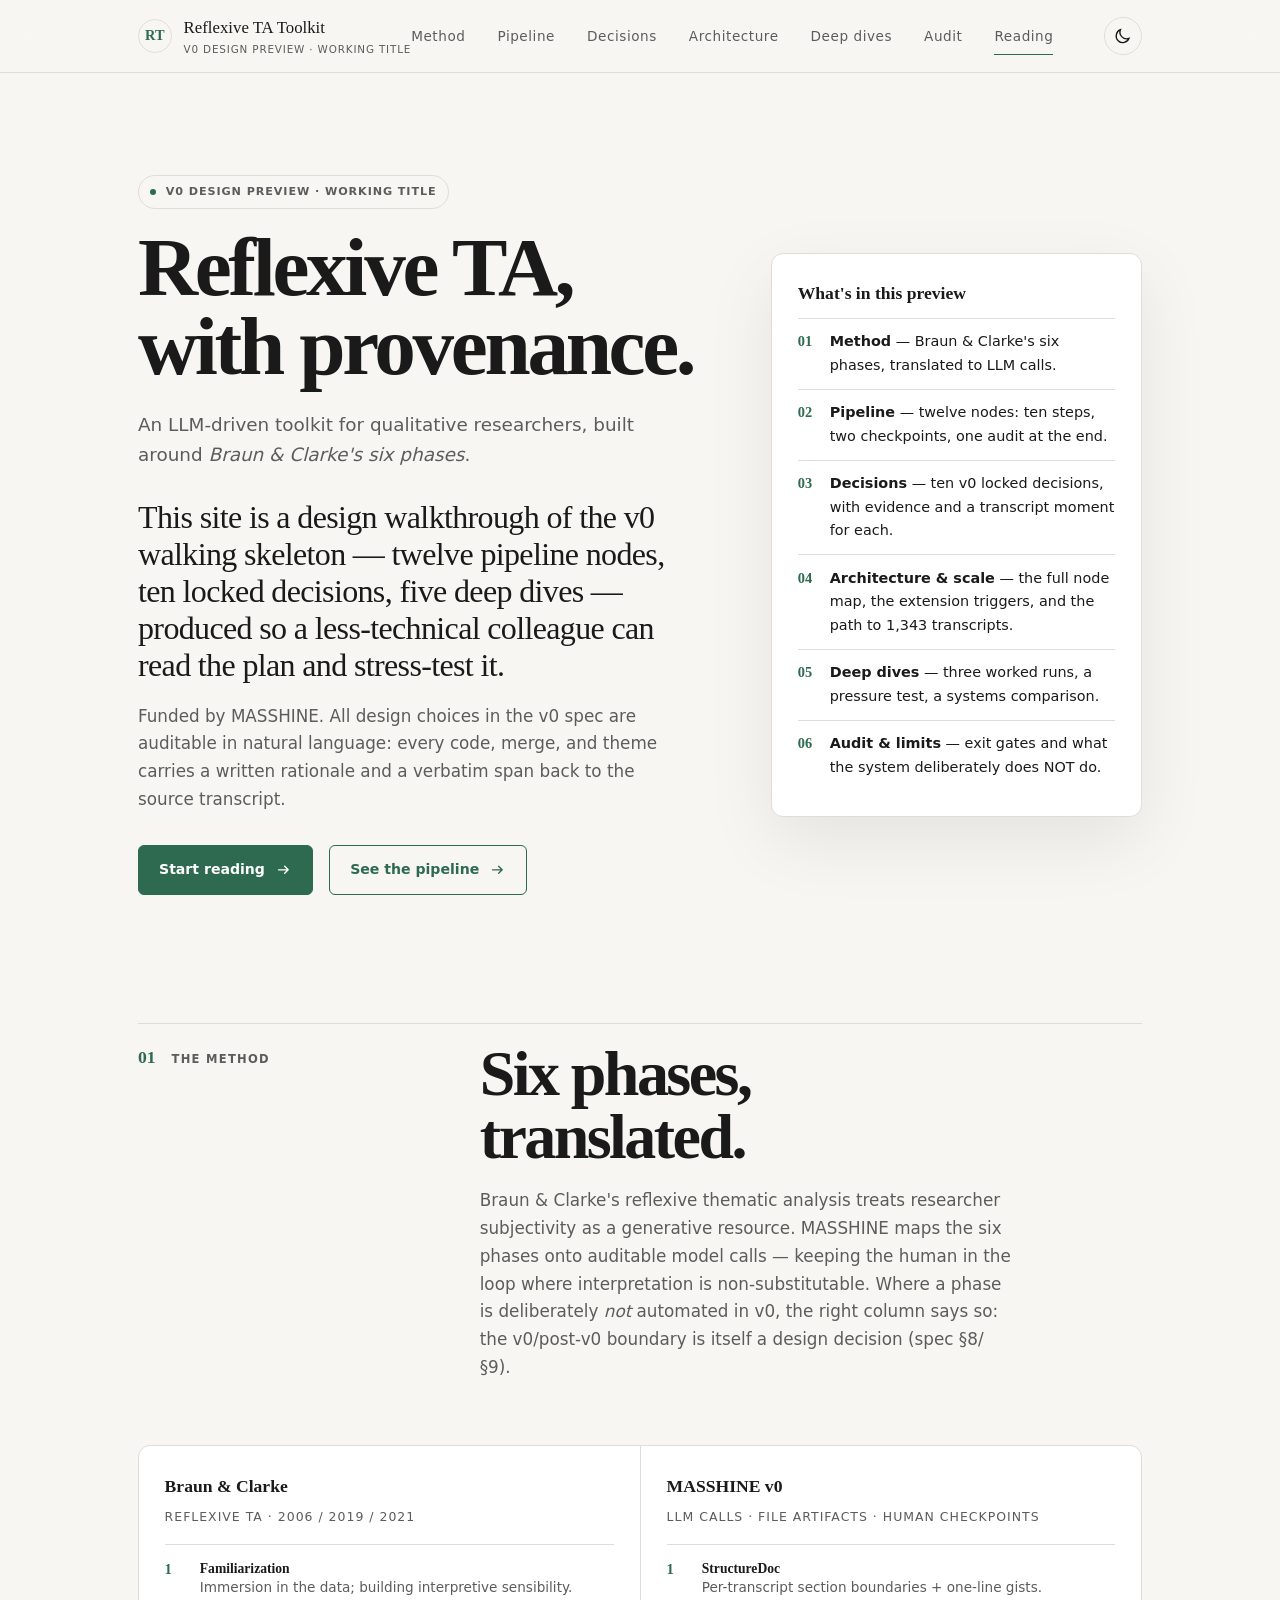
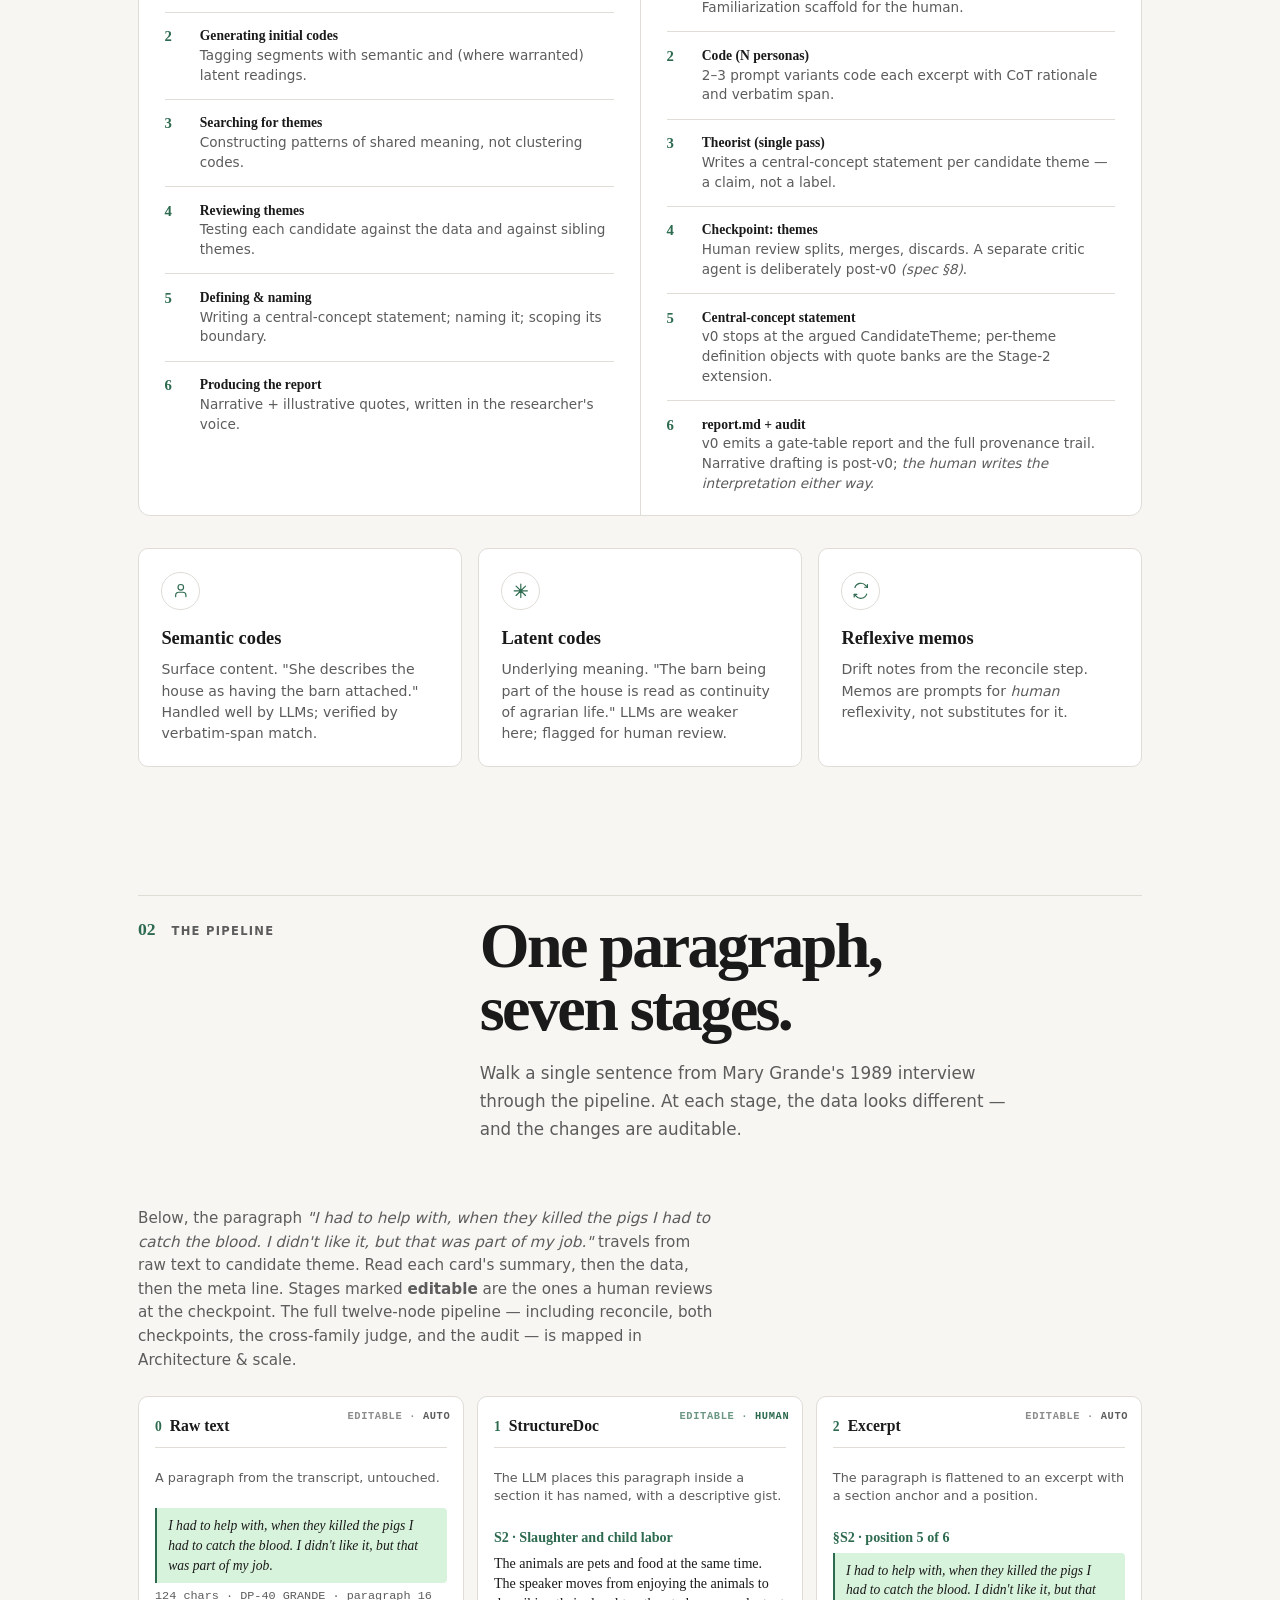
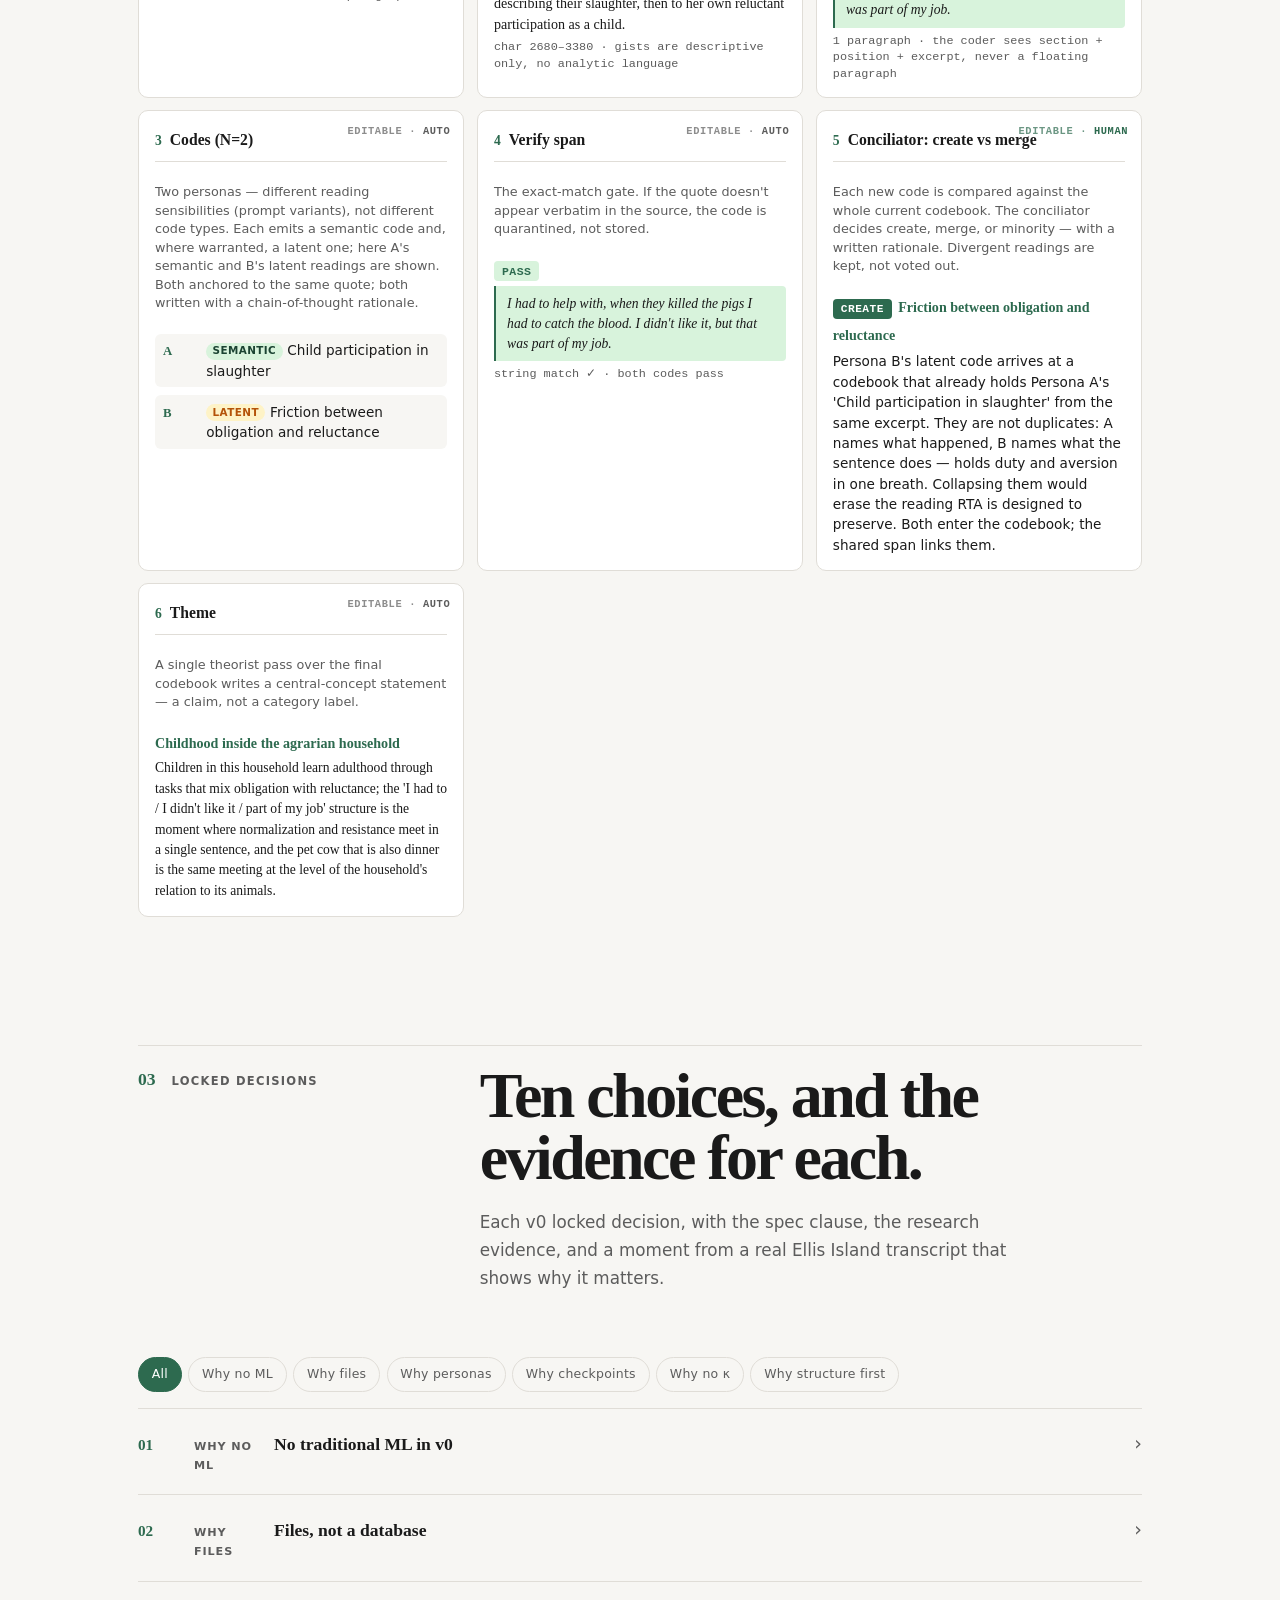
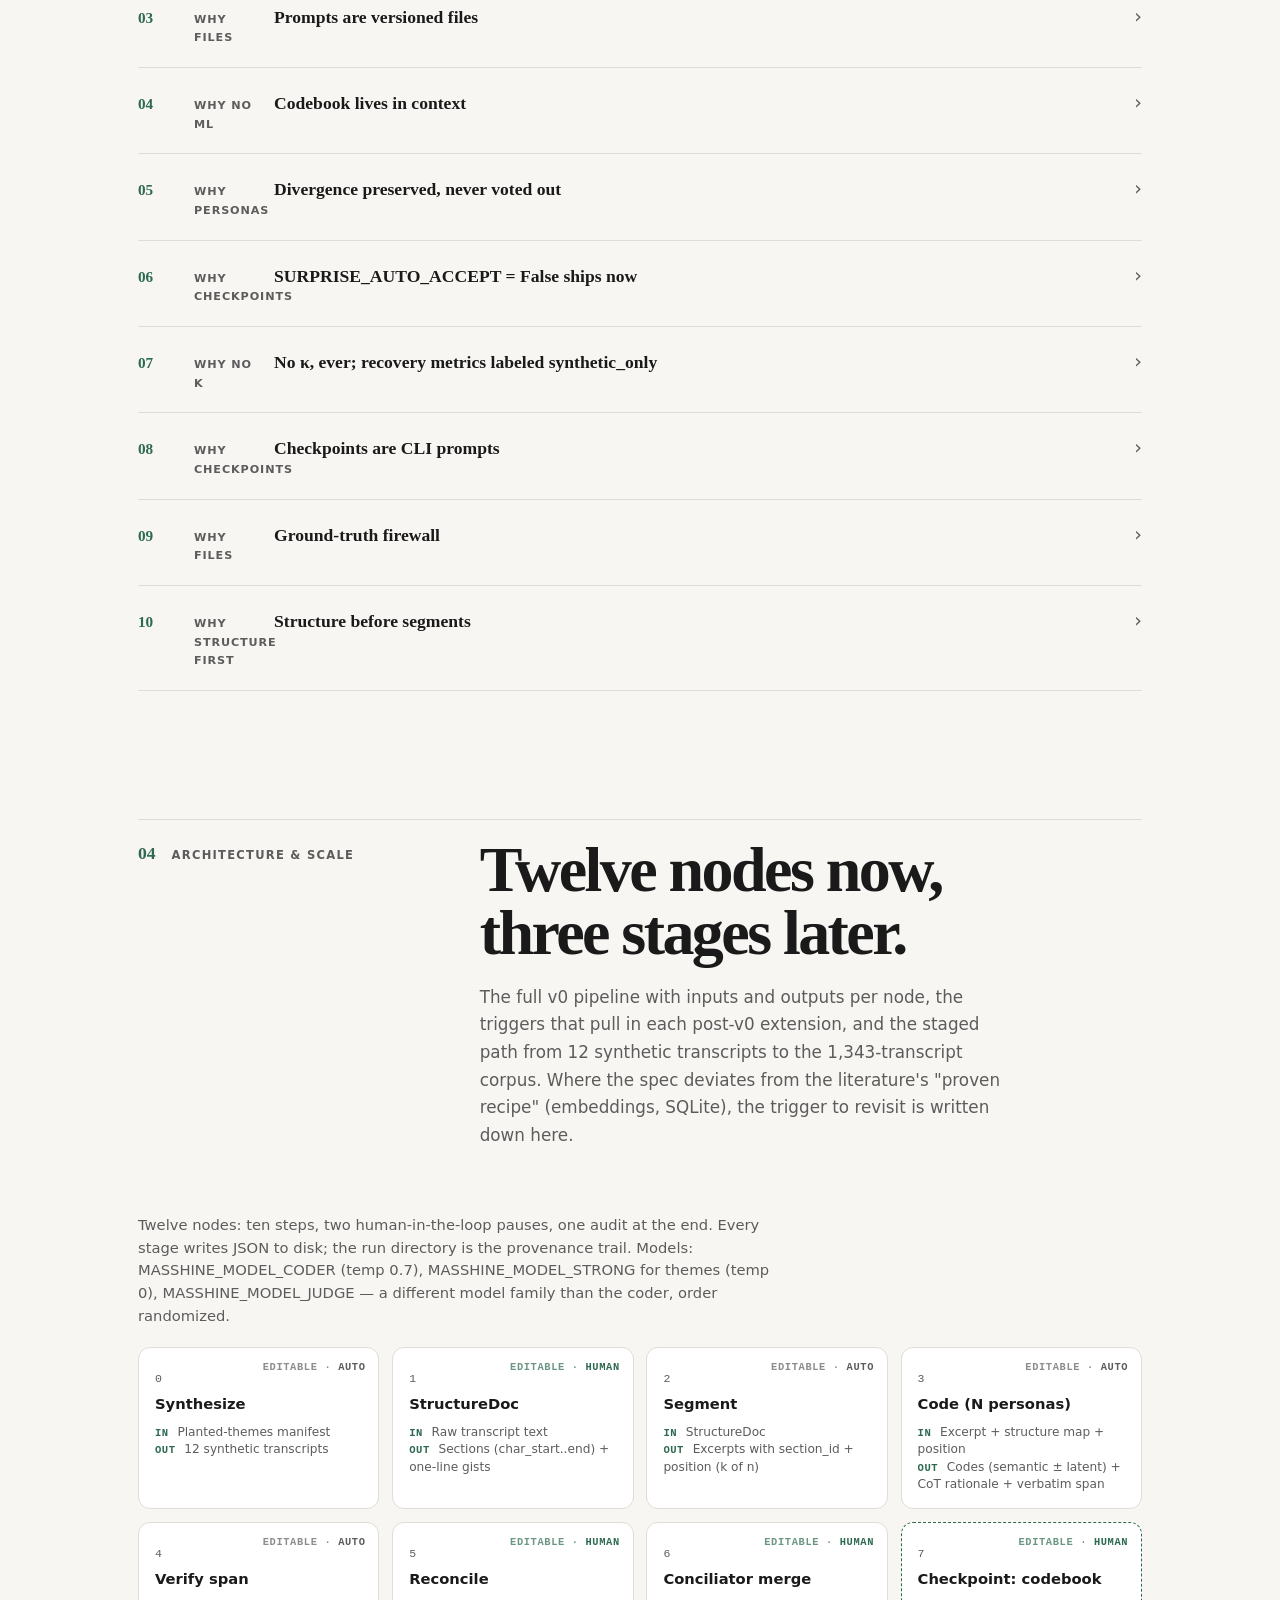
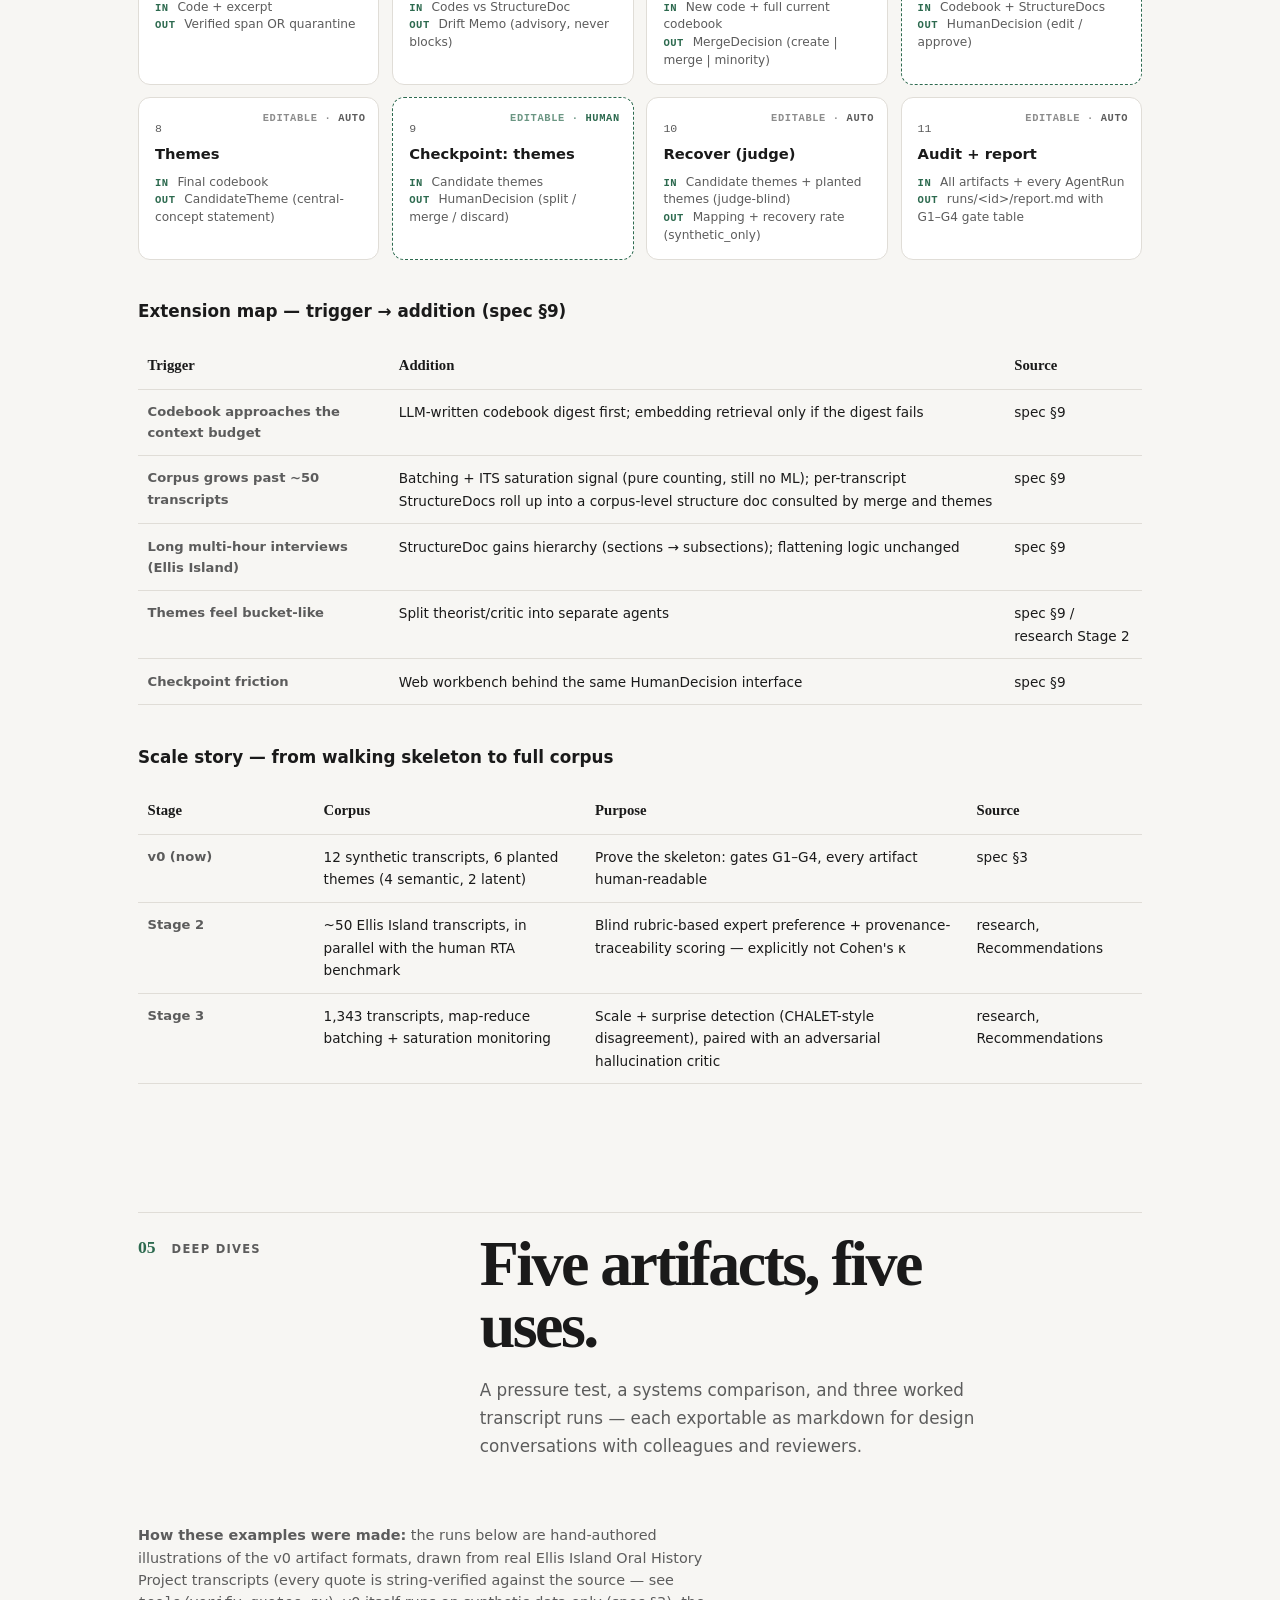
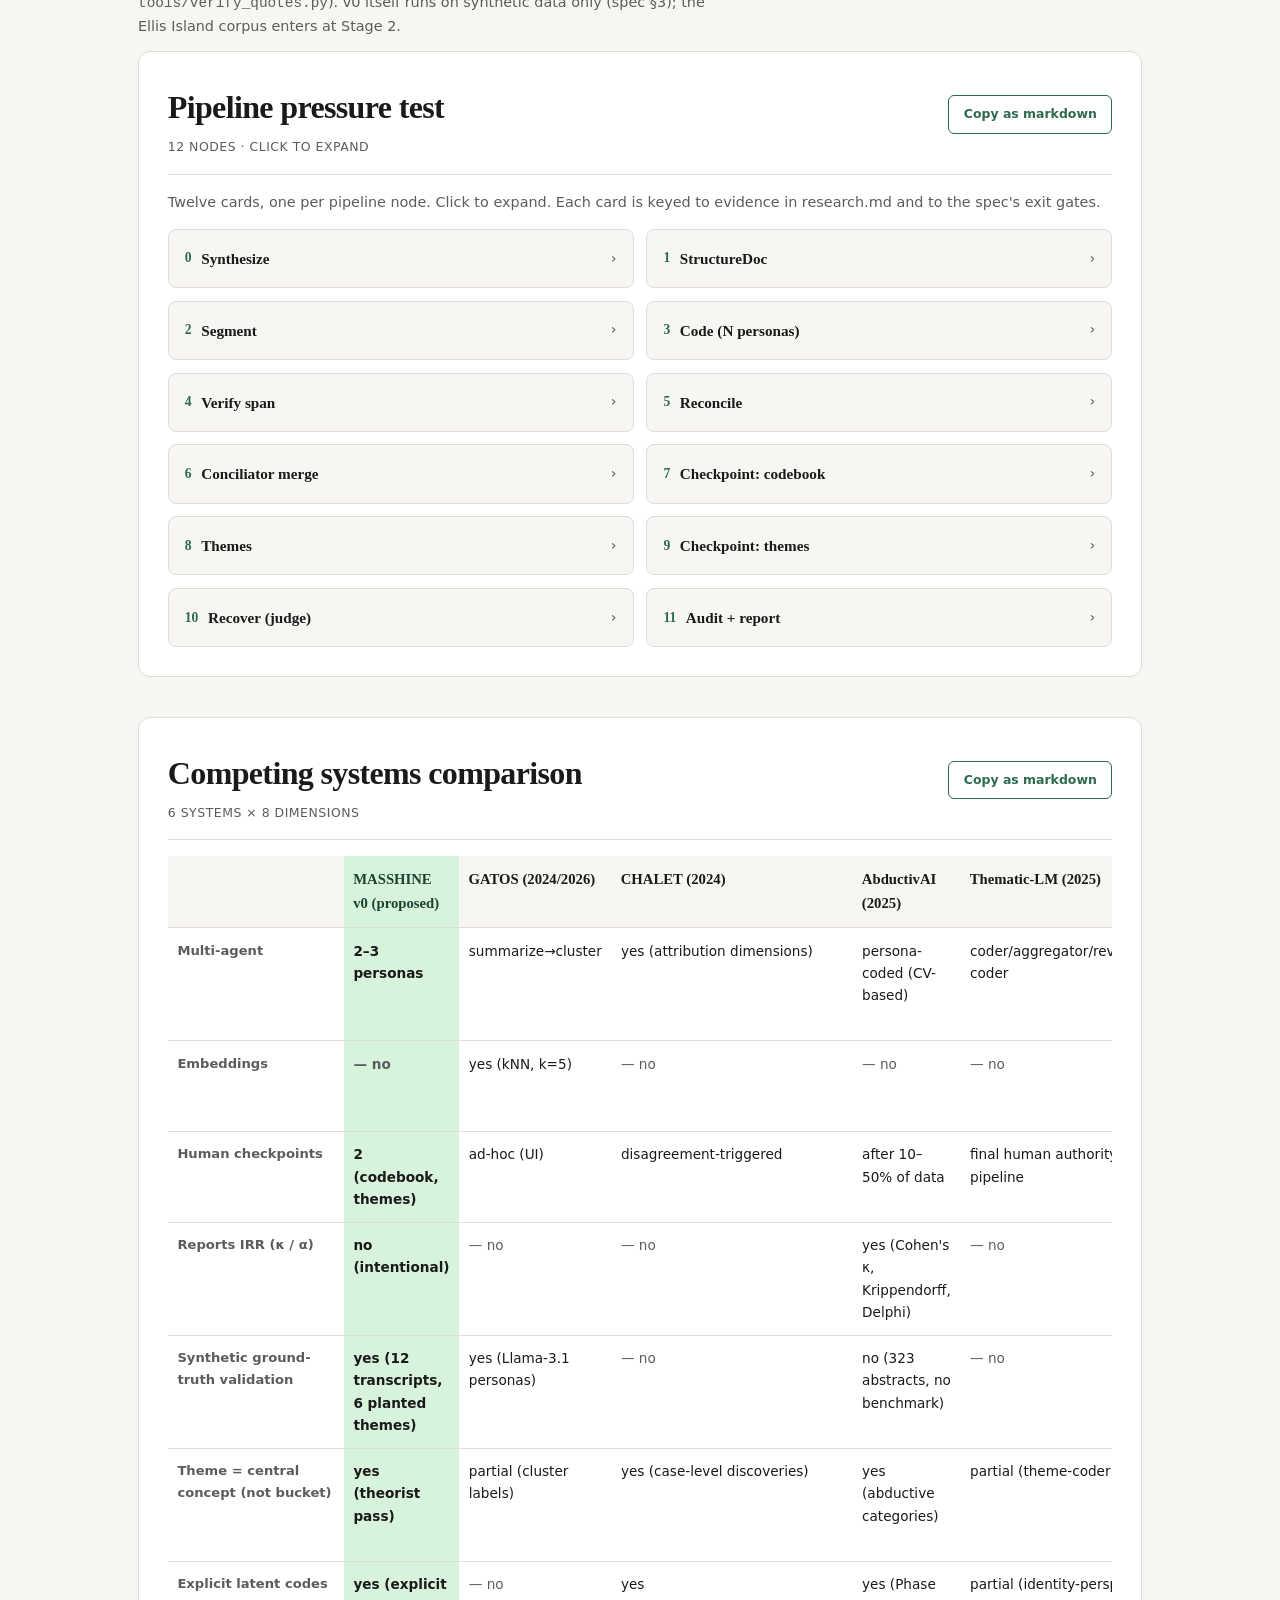
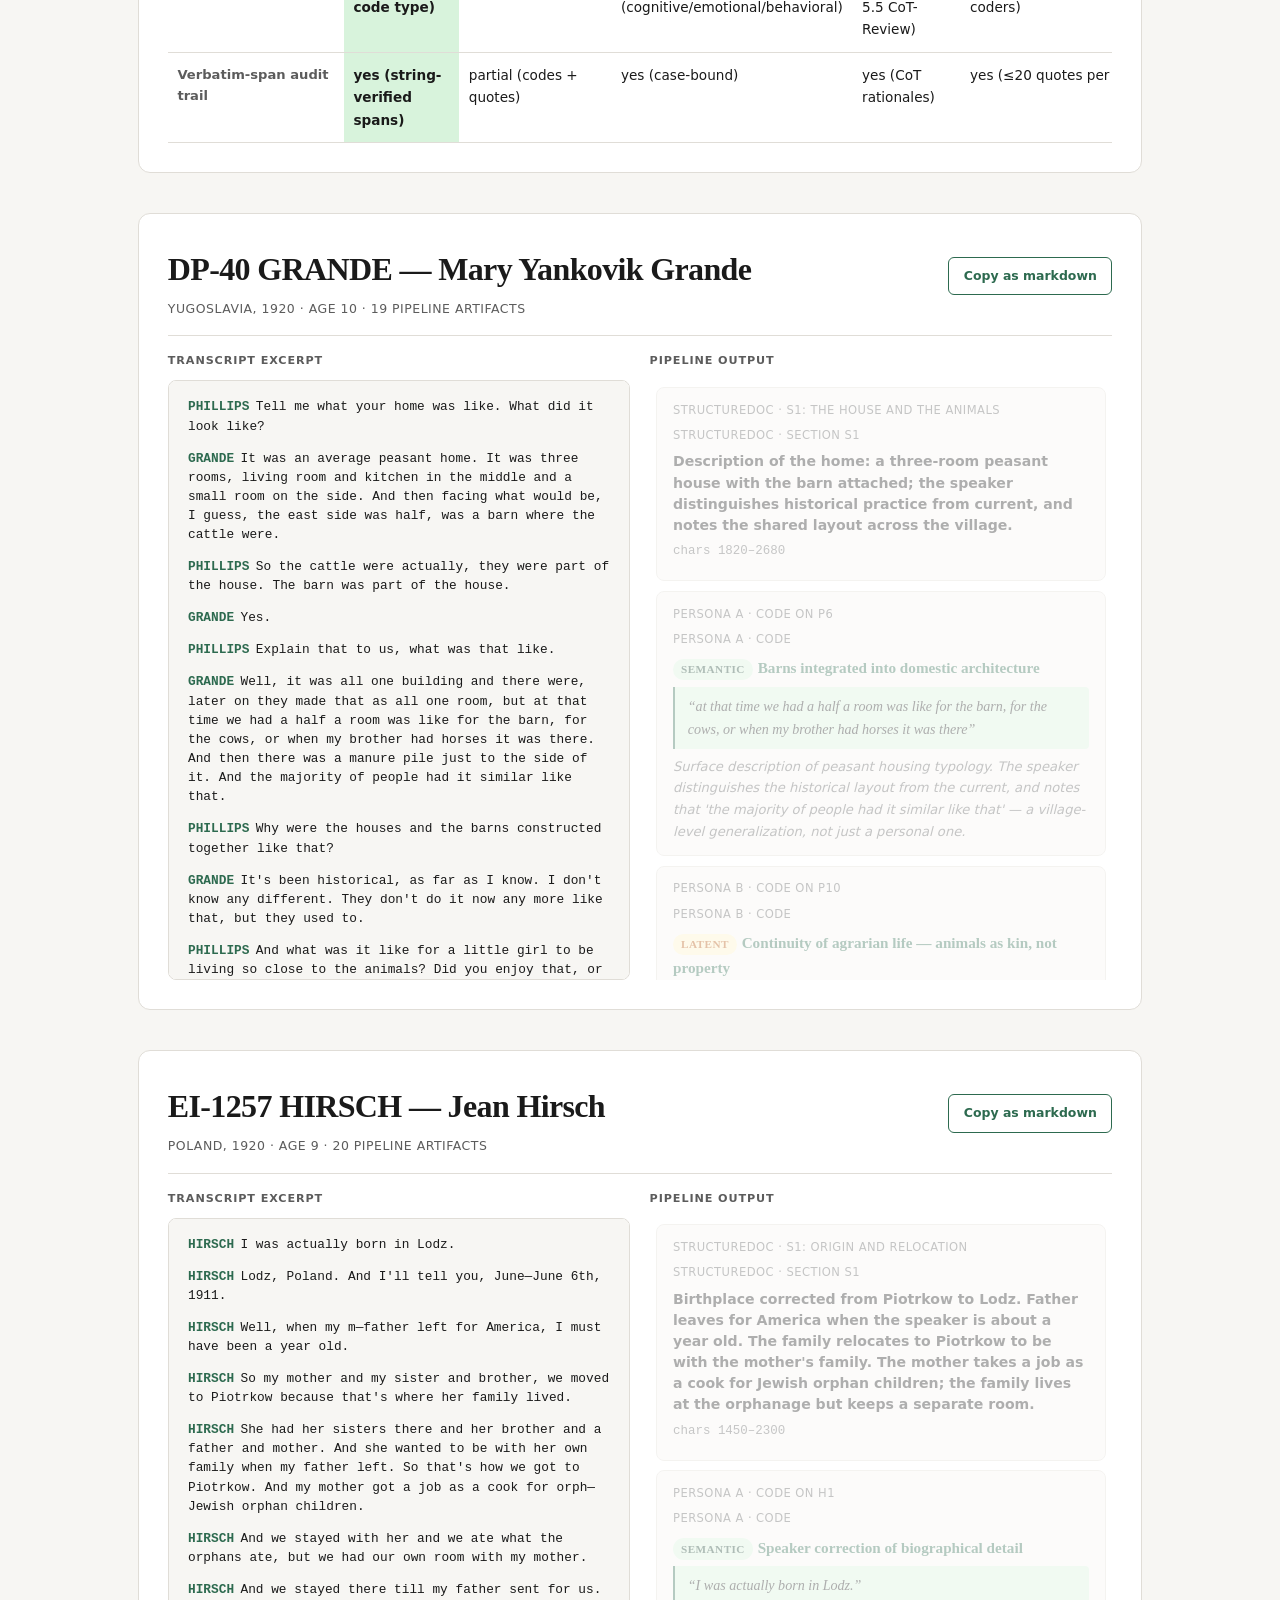
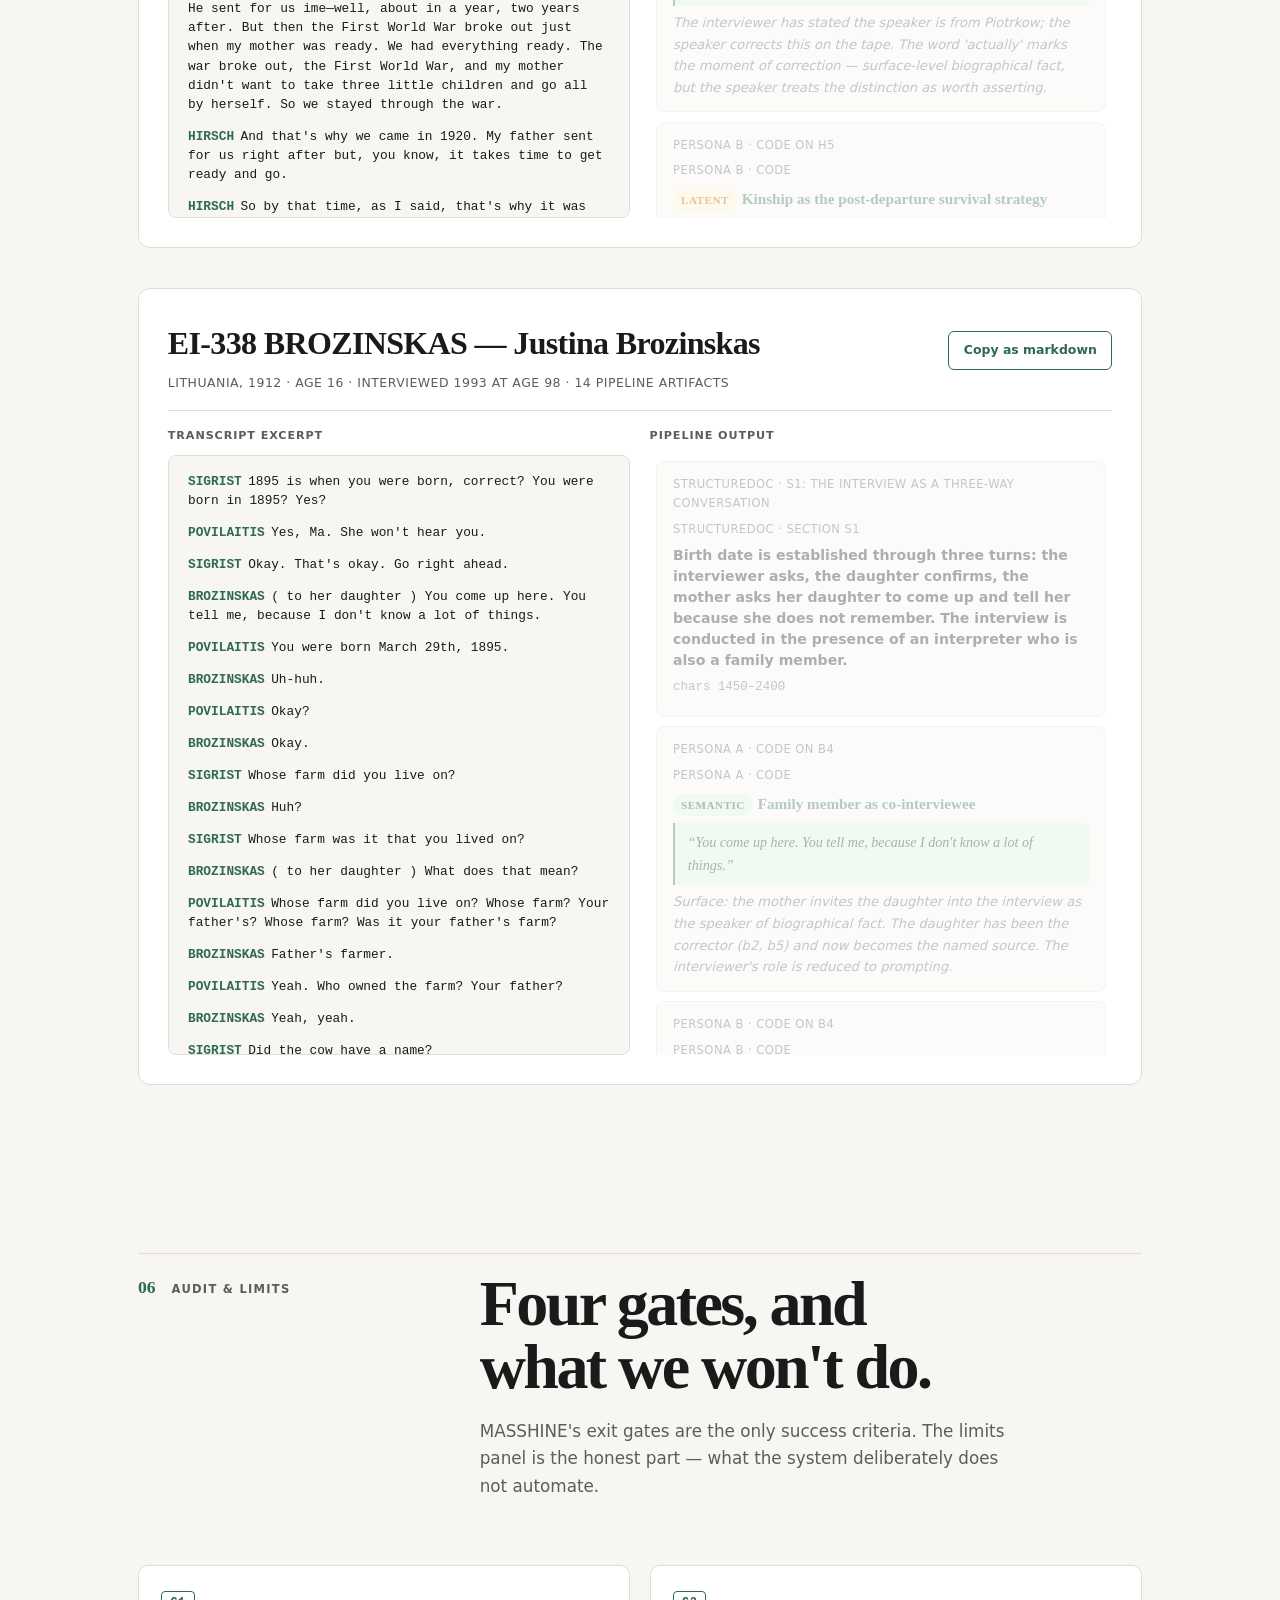
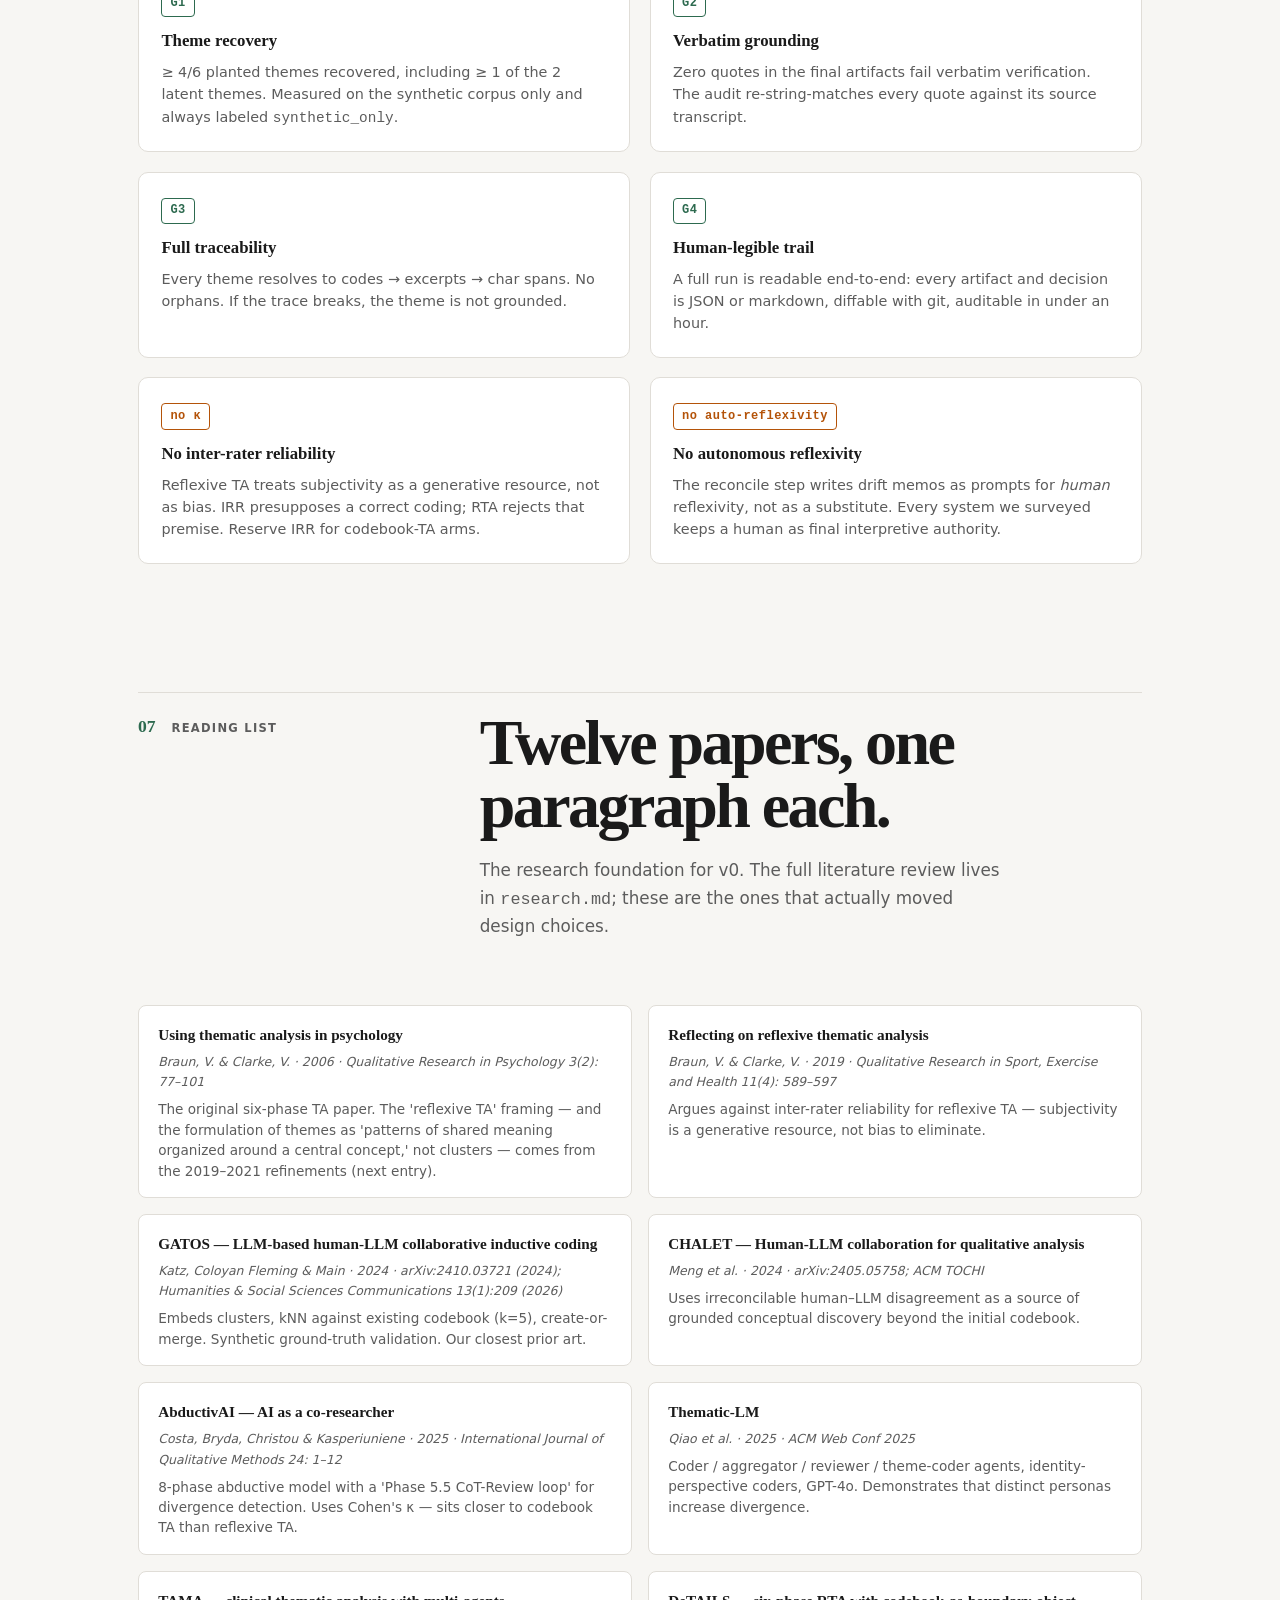
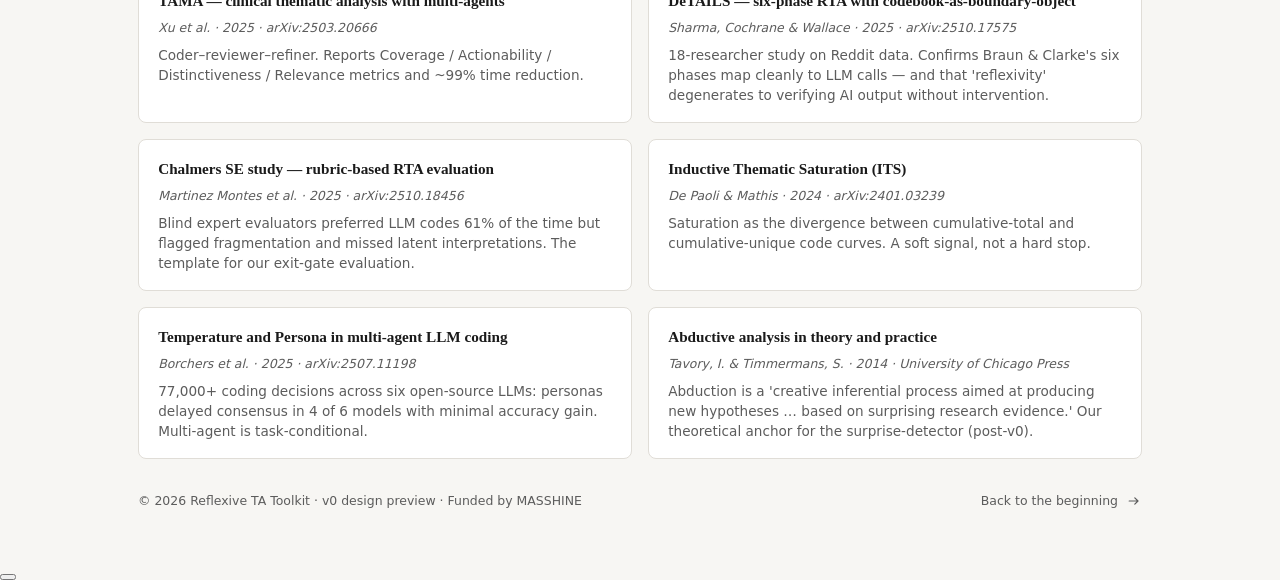
<file: index-v1.html>
<!doctype html>
<html lang="en">
<head>
<meta charset="utf-8">
<meta name="viewport" content="width=device-width, initial-scale=1.0">
<meta name="description" content="An educational walkthrough of the MASSHINE reflexive thematic analysis toolkit — pipeline, locked decisions, and worked examples.">
<title>Reflexive TA Toolkit · Design Preview</title>
<link rel="stylesheet" href="styles.css">
</head>
<body>
<a class="skip-link" href="#main-content">Skip to content</a>

<header class="site-header">
  <div class="site-header__inner">
    <a class="wordmark" href="#top" aria-label="Reflexive TA Toolkit, home">
      <span class="wordmark__mark">RT</span>
      <span>
        <span class="wordmark__title">Reflexive TA Toolkit</span>
        <span class="wordmark__sub">v0 design preview · working title</span>
      </span>
    </a>
    <nav class="site-nav" aria-label="Primary navigation">
      <a href="#method">Method</a>
      <a href="#pipeline">Pipeline</a>
      <a href="#decisions">Decisions</a>
      <a href="#architecture">Architecture</a>
      <a href="#deep-dives">Deep dives</a>
      <a href="#audit">Audit</a>
      <a href="#reading">Reading</a>
    </nav>
    <button class="theme-toggle" type="button" aria-label="Switch to dark theme" aria-pressed="false">
      <svg class="theme-toggle__moon" aria-hidden="true" viewBox="0 0 24 24" fill="none"><path d="M20.5 14.5A8.5 8.5 0 0 1 9.5 3.5 8.5 8.5 0 1 0 20.5 14.5Z" stroke="currentColor" stroke-width="1.7"/></svg>
      <svg class="theme-toggle__sun" aria-hidden="true" viewBox="0 0 24 24" fill="none"><circle cx="12" cy="12" r="3.5" stroke="currentColor" stroke-width="1.7"/><path d="M12 2v2M12 20v2M4.93 4.93l1.42 1.42M17.65 17.65l1.42 1.42M2 12h2M20 12h2M4.93 19.07l1.42-1.42M17.65 6.35l1.42-1.42" stroke="currentColor" stroke-width="1.7" stroke-linecap="round"/></svg>
    </button>
  </div>
</header>

<main id="main-content">

  <!-- ============ HERO ============ -->
  <section class="hero" id="top">
    <div class="hero__inner">
      <div class="hero__copy">
        <span class="hero__eyebrow"><span class="dot"></span> v0 design preview · working title</span>
        <h1>Reflexive TA, with provenance.</h1>
        <p class="hero__role">An LLM-driven toolkit for qualitative researchers, built around <em>Braun &amp; Clarke's six phases</em>.</p>
        <p class="hero__lead">This site is a design walkthrough of the v0 walking skeleton — twelve pipeline nodes, ten locked decisions, five deep dives — produced so a less-technical colleague can read the plan and stress-test it.</p>
        <p class="hero__bio">Funded by MASSHINE. All design choices in the v0 spec are auditable in natural language: every code, merge, and theme carries a written rationale and a verbatim span back to the source transcript.</p>
        <div class="hero__actions">
          <a class="button" href="#method">Start reading
            <svg aria-hidden="true" viewBox="0 0 20 20" fill="none"><path d="M4 10h11M11 6l4 4-4 4" stroke="currentColor" stroke-width="1.5" stroke-linecap="round" stroke-linejoin="round"/></svg>
          </a>
          <a class="button button--secondary" href="#pipeline">See the pipeline
            <svg aria-hidden="true" viewBox="0 0 20 20" fill="none"><path d="M4 10h11M11 6l4 4-4 4" stroke="currentColor" stroke-width="1.5" stroke-linecap="round" stroke-linejoin="round"/></svg>
          </a>
        </div>
      </div>
      <aside class="hero__panel reveal">
        <h3>What's in this preview</h3>
        <ol class="hero__panel-list">
          <li><span>01</span> <span><strong>Method</strong> — Braun &amp; Clarke's six phases, translated to LLM calls.</span></li>
          <li><span>02</span> <span><strong>Pipeline</strong> — twelve nodes: ten steps, two checkpoints, one audit at the end.</span></li>
          <li><span>03</span> <span><strong>Decisions</strong> — ten v0 locked decisions, with evidence and a transcript moment for each.</span></li>
          <li><span>04</span> <span><strong>Architecture &amp; scale</strong> — the full node map, the extension triggers, and the path to 1,343 transcripts.</span></li>
          <li><span>05</span> <span><strong>Deep dives</strong> — three worked runs, a pressure test, a systems comparison.</span></li>
          <li><span>06</span> <span><strong>Audit &amp; limits</strong> — exit gates and what the system deliberately does NOT do.</span></li>
        </ol>
      </aside>
    </div>
  </section>

  <!-- ============ METHOD ============ -->
  <section class="page-section" id="method">
    <header class="section-heading reveal">
      <div>
        <span class="section-heading__number">01</span>
        <p class="eyebrow">The method</p>
      </div>
      <div>
        <h2>Six phases, translated.</h2>
        <p>Braun &amp; Clarke's reflexive thematic analysis treats researcher subjectivity as a generative resource. MASSHINE maps the six phases onto auditable model calls — keeping the human in the loop where interpretation is non-substitutable. Where a phase is deliberately <em>not</em> automated in v0, the right column says so: the v0/post-v0 boundary is itself a design decision (spec §8/§9).</p>
      </div>
    </header>

    <div class="phases reveal">
      <div class="phases__col">
        <h3>Braun &amp; Clarke</h3>
        <p class="col-sub">Reflexive TA · 2006 / 2019 / 2021</p>
        <ol class="phases__list">
          <li><span><strong>Familiarization</strong><span>Immersion in the data; building interpretive sensibility.</span></span></li>
          <li><span><strong>Generating initial codes</strong><span>Tagging segments with semantic and (where warranted) latent readings.</span></span></li>
          <li><span><strong>Searching for themes</strong><span>Constructing patterns of shared meaning, not clustering codes.</span></span></li>
          <li><span><strong>Reviewing themes</strong><span>Testing each candidate against the data and against sibling themes.</span></span></li>
          <li><span><strong>Defining &amp; naming</strong><span>Writing a central-concept statement; naming it; scoping its boundary.</span></span></li>
          <li><span><strong>Producing the report</strong><span>Narrative + illustrative quotes, written in the researcher's voice.</span></span></li>
        </ol>
      </div>
      <div class="phases__col">
        <h3>MASSHINE v0</h3>
        <p class="col-sub">LLM calls · file artifacts · human checkpoints</p>
        <ol class="phases__list">
          <li><span><strong>StructureDoc</strong><span>Per-transcript section boundaries + one-line gists. Familiarization scaffold for the human.</span></span></li>
          <li><span><strong>Code (N personas)</strong><span>2–3 prompt variants code each excerpt with CoT rationale and verbatim span.</span></span></li>
          <li><span><strong>Theorist (single pass)</strong><span>Writes a central-concept statement per candidate theme — a claim, not a label.</span></span></li>
          <li><span><strong>Checkpoint: themes</strong><span>Human review splits, merges, discards. A separate critic agent is deliberately post-v0 <em>(spec §8)</em>.</span></span></li>
          <li><span><strong>Central-concept statement</strong><span>v0 stops at the argued CandidateTheme; per-theme definition objects with quote banks are the Stage-2 extension.</span></span></li>
          <li><span><strong>report.md + audit</strong><span>v0 emits a gate-table report and the full provenance trail. Narrative drafting is post-v0; <em>the human writes the interpretation either way.</em></span></span></li>
        </ol>
      </div>
    </div>

    <div class="focus-grid reveal">
      <article class="focus-card">
        <div class="focus-card__icon">
          <svg aria-hidden="true" viewBox="0 0 24 24" fill="none" stroke="currentColor" stroke-width="1.6" stroke-linecap="round" stroke-linejoin="round"><path d="M5 20v-1.8a4.2 4.2 0 0 1 4.2-4.2h5.6a4.2 4.2 0 0 1 4.2 4.2V20"/><circle cx="12" cy="7.2" r="3.8"/></svg>
        </div>
        <h3>Semantic codes</h3>
        <p>Surface content. "She describes the house as having the barn attached." Handled well by LLMs; verified by verbatim-span match.</p>
      </article>
      <article class="focus-card">
        <div class="focus-card__icon">
          <svg aria-hidden="true" viewBox="0 0 24 24" fill="none" stroke="currentColor" stroke-width="1.6" stroke-linecap="round" stroke-linejoin="round"><path d="M12 3v18M3 12h18M5.6 5.6l12.8 12.8M5.6 18.4 18.4 5.6"/></svg>
        </div>
        <h3>Latent codes</h3>
        <p>Underlying meaning. "The barn being part of the house is read as continuity of agrarian life." LLMs are weaker here; flagged for human review.</p>
      </article>
      <article class="focus-card">
        <div class="focus-card__icon">
          <svg aria-hidden="true" viewBox="0 0 24 24" fill="none" stroke="currentColor" stroke-width="1.6" stroke-linecap="round" stroke-linejoin="round"><path d="M4 7.5A8.5 8.5 0 0 1 18.8 5L21 7.2"/><path d="M21 3.5v3.7h-3.7M20 16.5A8.5 8.5 0 0 1 5.2 19L3 16.8"/><path d="M3 20.5v-3.7h3.7"/></svg>
        </div>
        <h3>Reflexive memos</h3>
        <p>Drift notes from the reconcile step. Memos are prompts for <em>human</em> reflexivity, not substitutes for it.</p>
      </article>
    </div>
  </section>

  <!-- ============ PIPELINE ============ -->
  <section class="page-section" id="pipeline">
    <header class="section-heading reveal">
      <div>
        <span class="section-heading__number">02</span>
        <p class="eyebrow">The pipeline</p>
      </div>
      <div>
        <h2>One paragraph, seven stages.</h2>
        <p>Walk a single sentence from Mary Grande's 1989 interview through the pipeline. At each stage, the data looks different — and the changes are auditable.</p>
      </div>
    </header>

    <p class="reveal" style="margin-top:0;color:var(--muted);font-size:0.95rem;line-height:1.55;max-width:60ch;">Below, the paragraph <em>"I had to help with, when they killed the pigs I had to catch the blood. I didn't like it, but that was part of my job."</em> travels from raw text to candidate theme. Read each card's summary, then the data, then the meta line. Stages marked <strong>editable</strong> are the ones a human reviews at the checkpoint. The full twelve-node pipeline — including reconcile, both checkpoints, the cross-family judge, and the audit — is mapped in <a href="#architecture">Architecture &amp; scale</a>.</p>

    <div class="flow-walkthrough reveal" id="flow-walkthrough"></div>
  </section>

  <!-- ============ LOCKED DECISIONS ============ -->
  <section class="page-section" id="decisions">
    <header class="section-heading reveal">
      <div>
        <span class="section-heading__number">03</span>
        <p class="eyebrow">Locked decisions</p>
      </div>
      <div>
        <h2>Ten choices, and the evidence for each.</h2>
        <p>Each v0 locked decision, with the spec clause, the research evidence, and a moment from a real Ellis Island transcript that shows why it matters.</p>
      </div>
    </header>

    <div class="decisions__filters reveal" id="decisions-filters" aria-label="Filter decisions by topic"></div>
    <div class="decisions reveal" id="decisions-list" aria-live="polite"></div>
  </section>

  <!-- ============ ARCHITECTURE & SCALE ============ -->
  <section class="page-section" id="architecture">
    <header class="section-heading reveal">
      <div>
        <span class="section-heading__number">04</span>
        <p class="eyebrow">Architecture &amp; scale</p>
      </div>
      <div>
        <h2>Twelve nodes now, three stages later.</h2>
        <p>The full v0 pipeline with inputs and outputs per node, the triggers that pull in each post-v0 extension, and the staged path from 12 synthetic transcripts to the 1,343-transcript corpus. Where the spec deviates from the literature's "proven recipe" (embeddings, SQLite), the trigger to revisit is written down here.</p>
      </div>
    </header>
    <div class="pipeline-rail reveal" id="pipeline-rail"></div>
    <h3 class="arch-subhead reveal">Extension map — trigger → addition (spec §9)</h3>
    <div class="extension-map reveal" id="extension-map"></div>
    <h3 class="arch-subhead reveal">Scale story — from walking skeleton to full corpus</h3>
    <div class="scale-story reveal" id="scale-story"></div>
  </section>

  <!-- ============ DEEP DIVES ============ -->
  <section class="page-section" id="deep-dives">
    <header class="section-heading reveal">
      <div>
        <span class="section-heading__number">05</span>
        <p class="eyebrow">Deep dives</p>
      </div>
      <div>
        <h2>Five artifacts, five uses.</h2>
        <p>A pressure test, a systems comparison, and three worked transcript runs — each exportable as markdown for design conversations with colleagues and reviewers.</p>
      </div>
    </header>

    <p class="reveal" style="margin-top:0;color:var(--muted);font-size:0.9rem;line-height:1.55;max-width:62ch;"><strong>How these examples were made:</strong> the runs below are hand-authored illustrations of the v0 artifact formats, drawn from real Ellis Island Oral History Project transcripts (every quote is string-verified against the source — see <code>tools/verify_quotes.py</code>). v0 itself runs on synthetic data only (spec §3); the Ellis Island corpus enters at Stage 2.</p>

    <div id="deep-dives-content"></div>
  </section>

  <!-- ============ AUDIT & LIMITS ============ -->
  <section class="page-section" id="audit">
    <header class="section-heading reveal">
      <div>
        <span class="section-heading__number">06</span>
        <p class="eyebrow">Audit &amp; limits</p>
      </div>
      <div>
        <h2>Four gates, and what we won't do.</h2>
        <p>MASSHINE's exit gates are the only success criteria. The limits panel is the honest part — what the system deliberately does not automate.</p>
      </div>
    </header>

    <div class="audit reveal">
      <div class="audit__card">
        <span class="gate">G1</span>
        <h3>Theme recovery</h3>
        <p>≥ 4/6 planted themes recovered, including ≥ 1 of the 2 latent themes. Measured on the synthetic corpus only and always labeled <code>synthetic_only</code>.</p>
      </div>
      <div class="audit__card">
        <span class="gate">G2</span>
        <h3>Verbatim grounding</h3>
        <p>Zero quotes in the final artifacts fail verbatim verification. The audit re-string-matches every quote against its source transcript.</p>
      </div>
      <div class="audit__card">
        <span class="gate">G3</span>
        <h3>Full traceability</h3>
        <p>Every theme resolves to codes → excerpts → char spans. No orphans. If the trace breaks, the theme is not grounded.</p>
      </div>
      <div class="audit__card">
        <span class="gate">G4</span>
        <h3>Human-legible trail</h3>
        <p>A full run is readable end-to-end: every artifact and decision is JSON or markdown, diffable with git, auditable in under an hour.</p>
      </div>
      <div class="audit__card limit">
        <span class="gate">no κ</span>
        <h3>No inter-rater reliability</h3>
        <p>Reflexive TA treats subjectivity as a generative resource, not as bias. IRR presupposes a correct coding; RTA rejects that premise. Reserve IRR for codebook-TA arms.</p>
      </div>
      <div class="audit__card limit">
        <span class="gate">no auto-reflexivity</span>
        <h3>No autonomous reflexivity</h3>
        <p>The reconcile step writes drift memos as prompts for <em>human</em> reflexivity, not as a substitute. Every system we surveyed keeps a human as final interpretive authority.</p>
      </div>
    </div>
  </section>

  <!-- ============ READING LIST ============ -->
  <section class="page-section" id="reading">
    <header class="section-heading reveal">
      <div>
        <span class="section-heading__number">07</span>
        <p class="eyebrow">Reading list</p>
      </div>
      <div>
        <h2>Twelve papers, one paragraph each.</h2>
        <p>The research foundation for v0. The full literature review lives in <code>research.md</code>; these are the ones that actually moved design choices.</p>
      </div>
    </header>
    <div class="reading-list reveal" id="reading-list"></div>
  </section>

</main>

<footer class="site-footer">
  <p>© <span data-current-year></span> Reflexive TA Toolkit · v0 design preview · Funded by MASSHINE</p>
  <a href="#top">Back to the beginning
    <svg aria-hidden="true" viewBox="0 0 20 20" fill="none"><path d="M4 10h11M11 6l4 4-4 4" stroke="currentColor" stroke-width="1.5" stroke-linecap="round" stroke-linejoin="round"/></svg>
  </a>
</footer>

<button class="back-to-top" type="button" aria-label="Back to top">
  <svg aria-hidden="true" viewBox="0 0 24 24" fill="none"><path d="m7 14 5-5 5 5" stroke="currentColor" stroke-width="1.7" stroke-linecap="round" stroke-linejoin="round"/></svg>
</button>

<!-- CONTENT:BEGIN (generated by tools/inline_content.py — do not edit by hand) -->
<script type="application/json" data-content="decisions">{"decisions": [{"id": "no-ml", "num": "01", "title": "No traditional ML in v0", "category": "no-ml", "spec": "No traditional ML in v0. Code similarity, merging, grouping, theme construction, and eval matching are all LLM judgments with written rationales — which makes every decision auditable in natural language instead of a cosine number. Embeddings are a later, optional scaling tool (§9), never a requirement.", "source": "MASSHINE_v0_SPEC.md §2.1", "research": "Theme as bucket vs. theme as pattern of shared meaning is the recurring distortion. Engineering pipelines almost universally implement themes as clusters/buckets of codes (embedding clustering, topic-model-like grouping). Braun & Clarke's 'theme as a pattern of shared meaning organized around a central concept' is an interpretive construction, not a cluster.", "researchSource": "research.md, Key Findings #2", "deviation": "Research TL;DR #3 calls embedding-based de-duplication with map-reduce batching the architecture you 'must use' at the 1,343-transcript scale — the proven recipe (GATOS kNN k=5, LOGOS cosine 0.65). The spec deliberately defers it: LLM-judged merging keeps every decision auditable in natural language at v0 scale. Revisit trigger (spec §9): codebook approaches the context budget → LLM-written digest first, embeddings only if the digest fails.", "transcript": {"quote": "It was an average peasant home. It was three rooms, living room and kitchen in the middle and a small room on the side. And then facing what would be, I guess, the east side was half, was a barn where the cattle were.", "source": "DP-40 GRANDE · Mary Yankovik Grande, age 10, Yugoslavia 1920", "why": "An embedding-based cluster would put this passage near other 'house description' passages. A reader pays attention to the phrase 'I guess, the east side' — the speaker is uncertain of the cardinal direction, suggesting she's reconstructing the layout from a child's memory. That uncertainty is interpretive material; a cosine score would lose it."}}, {"id": "file-based", "num": "02", "title": "Files, not a database", "category": "file-based", "spec": "Files, not a database. Artifacts are JSON files under runs/<run_id>/; the run directory is git-committed → git is the provenance and diff layer. SQLite only if/when file counts hurt.", "source": "MASSHINE_v0_SPEC.md §2.2", "research": "Provenance/audit trails are the linchpin deliverable. They serve double duty: (a) interpretive-depth evaluation (excerpt → code → theme definition → memo traceability) and (b) step-by-step comparability against the human benchmark. Existing systems already attach verbatim quotes to codes (Thematic-LM saves up to 20 quotes per code; TAMA retains excerpt provenance).", "researchSource": "research.md, Key Findings #6", "deviation": "Research §5 recommends persisting artifacts in a store — 'e.g., SQLite, as in GATOS-style tooling.' The spec chooses git-diffable JSON files until file counts hurt (spec §2.2): provenance-as-directory-tree beats provenance-as-joins for human audit. SQLite is the written fallback, not the design.", "transcript": {"quote": "I had to help with, when they killed the pigs I had to catch the blood. I didn't like it, but that was part of my job.", "source": "DP-40 GRANDE · Mary Yankovik Grande", "why": "A single sentence that has to travel, intact, from the transcript, through a Code, through a MergeDecision, into a CandidateTheme, and finally into a report. If any of those artifacts is a row in a relational table, the trace requires joins. In JSON files, the trace is the directory tree."}}, {"id": "prompts-versioned", "num": "03", "title": "Prompts are versioned files", "category": "file-based", "spec": "Prompts are versioned files in src/masshine/prompts/*.md, never inline strings. The system's entire analytic logic must be readable as prompts + JSON.", "source": "MASSHINE_v0_SPEC.md §2.3", "research": "Cross-cutting legibility requirement: emit each phase's output as a discrete, inspectable artifact with stable IDs so the human benchmark can be diffed against the machine output at every phase, not just on final themes. The system's analytic logic must be as inspectable as its outputs.", "researchSource": "research.md, §1 cross-cutting requirement", "transcript": {"quote": "Lodz, Poland. And I'll tell you, June—June 6th, 1911.", "source": "EI-1257 HIRSCH · Jean Hirsch, age 9, Poland 1920", "why": "The interviewer's introduction gave Piotrkow as her town; her first answer was 'I was actually born in Lodz,' and this turn drives the correction home. A code on 'correction of biographical details' depends on a coder prompt that asks for self-corrections. If that prompt is an inline string, no one outside the running code can see what the system is being asked to look for."}}, {"id": "codebook-in-context", "num": "04", "title": "Codebook lives in context", "category": "no-ml", "spec": "Codebook lives in context. The conciliator sees the whole current codebook and decides create-vs-merge per new code, with rationale. This caps v0 scale (by design) and is the explicit trigger point for later retrieval (§9).", "source": "MASSHINE_v0_SPEC.md §2.4", "research": "Role specialization vs. single-agent CoT: role agents for coding/critique/theming (diversity matters), single orchestrator for control flow. The conciliator is the role agent whose entire job is the create-vs-merge judgment — and whose written rationale is what makes each merge decision auditable.", "researchSource": "research.md, §2 'Role specialization' / 'Codebook merging'", "deviation": "The literature's proven recipe for codebook de-duplication is embedding-based: GATOS embeds new codes, retrieves k-nearest (k=5), then prompts create-vs-merge; LOGOS merges at cosine threshold 0.65 in batches of 100. The spec consciously does NOT take this path at v0 — the conciliator reads the whole codebook instead, which caps scale by design. The embedding recipe is the documented fallback when the §9 trigger fires, not the design.", "transcript": {"quote": "No, no. German was our main language, like in office or different places, you almost had to learn how to speak German to get along with them.", "source": "DP-40 GRANDE", "why": "This follows her 'Actually Slovanian, and we had to take German' and the interviewer's interjected 'Not Hungarian.' — an earlier draft of this example spliced those three turns into one quote. A new code 'Slovanian as home language' arriving at the conciliator: the current codebook may already have 'Slovanian spoken at home' (semantic) and 'multilingual childhood' (latent). The conciliator has to read all three and decide whether to create, merge, or flag minority. Embeddings would do this in 30ms; the LLM does it in 2s and writes a paragraph justifying the call. The paragraph is the audit trail."}}, {"id": "divergence", "num": "05", "title": "Divergence preserved, never voted out", "category": "divergence", "spec": "Divergence preserved: N coder personas (default 2, config up to 3 — prompt variants only); no voting; rejected-merge / unmerged codes flagged minority=true, never deleted.", "source": "MASSHINE_v0_SPEC.md §2.5", "research": "The deepest tension is structural and unavoidable: reflexive TA treats coder subjectivity as a generative resource and rejects inter-rater reliability, while LLM engineering patterns (self-consistency, majority vote, LLM-as-judge, consensus debate) are built to eliminate variance as noise. The coder–critic–conciliator–theorist–surprise-detector framing should deliberately preserve and exploit divergence (CHALET's disagreement-as-discovery, Thematic-LM's identity-perspective coder agents) rather than collapse it.", "researchSource": "research.md, TL;DR #2", "transcript": {"quote": "I had to help with, when they killed the pigs I had to catch the blood. I didn't like it, but that was part of my job.", "source": "DP-40 GRANDE", "why": "Persona A reads this as a semantic fact (children did this work). Persona B reads it as a latent friction (the speaker is naming a moment of contained resistance). Voting would collapse these to one. Preserving both — and the rationale each gives — is what makes the theme 'Childhood inside the agrarian household' substantive rather than a category."}}, {"id": "surprise-flag", "num": "06", "title": "SURPRISE_AUTO_ACCEPT = False ships now", "category": "checkpoints", "spec": "SURPRISE_AUTO_ACCEPT = False constant ships now; detector itself does not.", "source": "MASSHINE_v0_SPEC.md §2.6", "research": "Measuring 'surprise' / novel themes: No standard metric exists; the 'Wiring the Why' survey notes operationalization is highly variable and fragmented. Concrete options: CHALET's human–LLM disagreement-as-discovery (leveraging irreconcilable disagreement cases for collaborative inductive coding, leading to grounded conceptual discoveries beyond the initial codebook).", "researchSource": "research.md, §3 'Measuring surprise'", "transcript": {"quote": "And there was a castle right across the street from the hospital, which is now tuberculosis sanitarium. They don't have no castles no more.", "source": "DP-40 GRANDE", "why": "An unexpected temporal aside. A surprise detector (when it ships) might flag the 'no castles anymore' as a candidate novel theme about the dissolution of the Austro-Hungarian rural order. The detector is the only step we are pre-deciding to never auto-accept, because novelty is the easiest failure mode to hallucinate."}}, {"id": "no-kappa", "num": "07", "title": "No κ, ever; recovery metrics labeled synthetic_only", "category": "no-kappa", "spec": "All recovery metrics labeled synthetic_only. No κ anywhere.", "source": "MASSHINE_v0_SPEC.md §2.7", "research": "The IRR debate is the single most important methodological landmine. Braun & Clarke argue against inter-rater reliability for reflexive TA because it presupposes a 'correct' coding and treats subjectivity as bias to be eliminated; in their own FAQ they state that because there is 'no one accurate way to code data, the logic behind inter-rater reliability (and multi-independent coders) disappears.' Yet nearly every LLM coding paper reports Cohen's κ / Krippendorff's α / Gwet's AC1 against a human 'gold standard.'", "researchSource": "research.md, Key Findings #3", "transcript": {"quote": "Well, we had to have refugees from the Italian side, and the extra room that we had that was like, it could have been a summer kitchen. Well, we had to give that to the refugees and everybody had to share their home with the refugees.", "source": "DP-40 GRANDE", "why": "Two reasonable coders could read this very differently. One: 'War-time requisition of domestic space.' Two: 'The household as a unit of solidarity during crisis.' κ would force a single answer and treat the divergence as error. RTA treats it as evidence the speaker is doing more than one thing at once."}}, {"id": "checkpoints", "num": "08", "title": "Checkpoints are CLI prompts", "category": "checkpoints", "spec": "Checkpoints are CLI prompts; --auto skips them but writes an AutoDecision per skipped gate. (The full block/queue/auto dial is later.)", "source": "MASSHINE_v0_SPEC.md §2.8", "research": "Every reviewed system retains humans as final interpreters; 'reflexivity' in DeTAILS degenerated into verifying AI outputs rather than interrogating analytic assumptions. Treat the machine's 'reflexive memos' as prompts for human reflexivity, not substitutes.", "researchSource": "research.md, Caveats", "transcript": {"quote": "Well, when my mother got the fellow to kill the pig, well, I had to hold the pan there and catch the blood, because they made the blood sausage out of that. Of course, they worked with it to make it good, and then they made the blood sausage and usually they fried the liver right away, good and fresh. That was really good.", "source": "DP-40 GRANDE", "why": "The speaker moves from the aversive ('I didn't like it') to the appetizing ('That was really good') within a single paragraph. A checkpoint that surfaces this transition lets a human note that the 'I didn't like it' is followed by a complete reabsorption into the family's pleasure in the food. That is an interpretive move a code cannot make alone."}}, {"id": "ground-truth-firewall", "num": "09", "title": "Ground-truth firewall", "category": "file-based", "spec": "Ground-truth firewall: synth/groundtruth/ never enters any prompt; one canary test enforces it.", "source": "MASSHINE_v0_SPEC.md §2.9", "research": "GATOS simulated datasets with known embedded themes (personas → contexts via Llama-3.1-70b) and tested whether the workflow recovered them. Build a synthetic Ellis-Island-like corpus with planted themes to measure recovery and false-discovery rates before trusting the real corpus.", "researchSource": "research.md, §3 'Synthetic validation'", "transcript": {"quote": "[The planted-themes manifest names a theme as 'multilingual childhood.' The transcript contains the passage about Slovanian and German — but the system must not be told, in any prompt, that 'multilingual childhood' is a planted theme.]", "source": "synth/groundtruth/manifest.json (system-side, not in the transcript corpus)", "why": "If the planted-themes manifest leaks into a coder prompt, the recovery rate becomes a measurement of instruction-following, not of analytic capability. The canary test is the only thing standing between a real run and a self-fulfilling evaluation."}}, {"id": "structure-first", "num": "10", "title": "Structure before segments", "category": "structure", "spec": "Structure before segments. Every transcript gets a StructureDoc (LLM pass: sections with exact char boundaries + one-line descriptive gists) before flattening into Excerpts; every local call receives map + position + segment, never a floating excerpt. The StructureDoc is strictly descriptive — boundaries and gists only, no candidate codes, no analytic language (a structure-prompt lint enforces this) — because it pre-frames everything downstream and any interpretation in it would propagate into every code.", "source": "MASSHINE_v0_SPEC.md §2.10", "research": "Phase 1 — Familiarization. In RTA this is deep immersion that builds the researcher's interpretive sensibility; it is irreducibly human. Computational practice splits here: the Chalmers SE study and the arXiv 'LLM-Assisted Thematic Analysis' framework keep Phase 1 exclusively human (researchers read and re-read to build 'contextual awareness and theoretical sensitivity'). A non-coding 'familiarization' agent pass that produces per-transcript and corpus-level summaries, salient-observation memos, and candidate analytic questions — explicitly framed as scaffolding for the human researcher's own immersion, NOT a replacement.", "researchSource": "research.md, §1 'Phase 1 — Familiarization'", "transcript": {"quote": "And we stayed there till my father sent for us. He sent for us ime—well, about in a year, two years after. But then the First World War broke out just when my mother was ready. We had everything ready.", "source": "EI-1257 HIRSCH", "why": "A floating excerpt of this passage would lose the chronology: the father leaves (~1912) → the family relocates to Piotrkow, to the mother's family → he sends for them a year or two later → the war breaks out just as they are ready → they stay through the war → the 1920 departure. A StructureDoc section titled 'Relocation and the delay of departure' carries that chronology; a floating excerpt doesn't. The first draft of this very example spliced two passages and inverted this chronology — live proof of what floating excerpts do."}}]}</script>
<script type="application/json" data-content="pipeline-walkthrough">{"intro": "One paragraph from Mary Grande's 1989 interview, transformed at each stage of the pipeline. The paragraph — a child catching blood at a pig slaughter — appears in the right place at every step.", "stages": [{"num": "0", "name": "Raw text", "summary": "A paragraph from the transcript, untouched.", "editable": false, "data": {"type": "text", "text": "I had to help with, when they killed the pigs I had to catch the blood. I didn't like it, but that was part of my job.", "meta": "124 chars · DP-40 GRANDE · paragraph 16"}}, {"num": "1", "name": "StructureDoc", "summary": "The LLM places this paragraph inside a section it has named, with a descriptive gist.", "editable": true, "data": {"type": "structure", "label": "S2 · Slaughter and child labor", "gist": "The animals are pets and food at the same time. The speaker moves from enjoying the animals to describing their slaughter, then to her own reluctant participation as a child.", "meta": "char 2680–3380 · gists are descriptive only, no analytic language"}}, {"num": "2", "name": "Excerpt", "summary": "The paragraph is flattened to an excerpt with a section anchor and a position.", "editable": false, "data": {"type": "excerpt", "label": "§S2 · position 5 of 6", "text": "I had to help with, when they killed the pigs I had to catch the blood. I didn't like it, but that was part of my job.", "meta": "1 paragraph · the coder sees section + position + excerpt, never a floating paragraph"}}, {"num": "3", "name": "Codes (N=2)", "summary": "Two personas — different reading sensibilities (prompt variants), not different code types. Each emits a semantic code and, where warranted, a latent one; here A's semantic and B's latent readings are shown. Both anchored to the same quote; both written with a chain-of-thought rationale.", "editable": false, "data": {"type": "codes", "codes": [{"persona": "A", "type": "semantic", "label": "Child participation in slaughter"}, {"persona": "B", "type": "latent", "label": "Friction between obligation and reluctance"}]}}, {"num": "4", "name": "Verify span", "summary": "The exact-match gate. If the quote doesn't appear verbatim in the source, the code is quarantined, not stored.", "editable": false, "data": {"type": "verify", "result": "pass", "quote": "I had to help with, when they killed the pigs I had to catch the blood. I didn't like it, but that was part of my job.", "meta": "string match ✓ · both codes pass"}}, {"num": "5", "name": "Conciliator: create vs merge", "summary": "Each new code is compared against the whole current codebook. The conciliator decides create, merge, or minority — with a written rationale. Divergent readings are kept, not voted out.", "editable": true, "data": {"type": "merge", "action": "create", "label": "Friction between obligation and reluctance", "rationale": "Persona B's latent code arrives at a codebook that already holds Persona A's 'Child participation in slaughter' from the same excerpt. They are not duplicates: A names what happened, B names what the sentence does — holds duty and aversion in one breath. Collapsing them would erase the reading RTA is designed to preserve. Both enter the codebook; the shared span links them."}}, {"num": "6", "name": "Theme", "summary": "A single theorist pass over the final codebook writes a central-concept statement — a claim, not a category label.", "editable": false, "data": {"type": "theme", "label": "Childhood inside the agrarian household", "statement": "Children in this household learn adulthood through tasks that mix obligation with reluctance; the 'I had to / I didn't like it / part of my job' structure is the moment where normalization and resistance meet in a single sentence, and the pet cow that is also dinner is the same meeting at the level of the household's relation to its animals."}}]}</script>
<script type="application/json" data-content="pipeline">{"title": "The pipeline", "intro": "Twelve nodes: ten steps, two human-in-the-loop pauses, one audit at the end. Every stage writes JSON to disk; the run directory is the provenance trail. Models: MASSHINE_MODEL_CODER (temp 0.7), MASSHINE_MODEL_STRONG for themes (temp 0), MASSHINE_MODEL_JUDGE — a different model family than the coder, order randomized.", "nodes": [{"id": "synth", "num": "0", "name": "Synthesize", "type": "step", "in": "Planted-themes manifest", "out": "12 synthetic transcripts", "editable": false}, {"id": "structure", "num": "1", "name": "StructureDoc", "type": "step", "in": "Raw transcript text", "out": "Sections (char_start..end) + one-line gists", "editable": true}, {"id": "segment", "num": "2", "name": "Segment", "type": "step", "in": "StructureDoc", "out": "Excerpts with section_id + position (k of n)", "editable": false}, {"id": "code", "num": "3", "name": "Code (N personas)", "type": "step", "in": "Excerpt + structure map + position", "out": "Codes (semantic ± latent) + CoT rationale + verbatim span", "editable": false}, {"id": "verify", "num": "4", "name": "Verify span", "type": "step", "in": "Code + excerpt", "out": "Verified span OR quarantine", "editable": false}, {"id": "reconcile", "num": "5", "name": "Reconcile", "type": "step", "in": "Codes vs StructureDoc", "out": "Drift Memo (advisory, never blocks)", "editable": true}, {"id": "merge", "num": "6", "name": "Conciliator merge", "type": "merge", "in": "New code + full current codebook", "out": "MergeDecision (create | merge | minority)", "editable": true}, {"id": "checkpoint-cb", "num": "7", "name": "Checkpoint: codebook", "type": "pause", "in": "Codebook + StructureDocs", "out": "HumanDecision (edit / approve)", "editable": true}, {"id": "themes", "num": "8", "name": "Themes", "type": "step", "in": "Final codebook", "out": "CandidateTheme (central-concept statement)", "editable": false}, {"id": "checkpoint-themes", "num": "9", "name": "Checkpoint: themes", "type": "pause", "in": "Candidate themes", "out": "HumanDecision (split / merge / discard)", "editable": true}, {"id": "recover", "num": "10", "name": "Recover (judge)", "type": "step", "in": "Candidate themes + planted themes (judge-blind)", "out": "Mapping + recovery rate (synthetic_only)", "editable": false}, {"id": "audit", "num": "11", "name": "Audit + report", "type": "step", "in": "All artifacts + every AgentRun", "out": "runs/<id>/report.md with G1–G4 gate table", "editable": false}], "extension_map": [{"trigger": "Codebook approaches the context budget", "addition": "LLM-written codebook digest first; embedding retrieval only if the digest fails", "source": "spec §9"}, {"trigger": "Corpus grows past ~50 transcripts", "addition": "Batching + ITS saturation signal (pure counting, still no ML); per-transcript StructureDocs roll up into a corpus-level structure doc consulted by merge and themes", "source": "spec §9"}, {"trigger": "Long multi-hour interviews (Ellis Island)", "addition": "StructureDoc gains hierarchy (sections → subsections); flattening logic unchanged", "source": "spec §9"}, {"trigger": "Themes feel bucket-like", "addition": "Split theorist/critic into separate agents", "source": "spec §9 / research Stage 2"}, {"trigger": "Checkpoint friction", "addition": "Web workbench behind the same HumanDecision interface", "source": "spec §9"}], "scale_story": [{"stage": "v0 (now)", "corpus": "12 synthetic transcripts, 6 planted themes (4 semantic, 2 latent)", "purpose": "Prove the skeleton: gates G1–G4, every artifact human-readable", "source": "spec §3"}, {"stage": "Stage 2", "corpus": "~50 Ellis Island transcripts, in parallel with the human RTA benchmark", "purpose": "Blind rubric-based expert preference + provenance-traceability scoring — explicitly not Cohen's κ", "source": "research, Recommendations"}, {"stage": "Stage 3", "corpus": "1,343 transcripts, map-reduce batching + saturation monitoring", "purpose": "Scale + surprise detection (CHALET-style disagreement), paired with an adversarial hallucination critic", "source": "research, Recommendations"}]}</script>
<script type="application/json" data-content="pressure-test">{"title": "Pipeline pressure test", "subtitle": "What fails at each stage, what the audit catches, what a human would do", "intro": "Twelve cards, one per pipeline node. Click to expand. Each card is keyed to evidence in research.md and to the spec's exit gates.", "cards": [{"id": "synth", "num": "0", "name": "Synthesize", "failure": "Generator simulates 6 planted themes but exhibits them too literally — the 'latent' themes get named in the text instead of shown. The pipeline recovers 6/6 themes with a perfect score, and the number tells us nothing about real-world RTA.", "audit": "Canary test that 'groundtruth/' is never present in any prompt. Inspect synthesized transcripts for analytic vocabulary (theme names, code labels).", "human": "Treat synthetic recovery as a necessary but not sufficient gate. Run on at least one real corpus before trusting any number."}, {"id": "structure", "num": "1", "name": "StructureDoc", "failure": "LLM proposes sections whose char_start..char_end does not tile the transcript (gaps or overlaps). Downstream: every 'section k of n' position becomes nonsense, and the coder prompt loses its anchor.", "audit": "String-verify that concatenating all sections in order reproduces the transcript exactly, with no gap and no overlap. Lint gists for analytic vocabulary (no 'theme', 'code', 'pattern', 'meaning').", "human": "A non-coding familiarization step — read the StructureDoc like a table of contents. Reject any section that summarizes the section rather than describes it."}, {"id": "segment", "num": "2", "name": "Segment", "failure": "Excerpts lose their section context. The coder receives a floating paragraph with no position and no gist, and has to guess what the section is about from the excerpt alone.", "audit": "Every Excerpt carries a non-null section_id. Every (k of n) tuple is valid for its section's length.", "human": "Read a sample of excerpts. If you can't tell what part of the interview they came from without re-reading, the position metadata is broken."}, {"id": "code", "num": "3", "name": "Code (N personas)", "failure": "(1) Hallucinated quote: coder paraphrases the excerpt and the verbatim span string-match fails. (2) Latent code treated as a restatement of the semantic code — no interpretive lift. (3) Two personas produce identical codes, defeating the divergence RTA values.", "audit": "Exact-match span gate before any code enters the codebook. Per-persona unique-code yield logged in the ledger — a persona that contributes 0 unique codes is dead weight.", "human": "Sample 5–10 codes per persona. Ask: 'If I removed this code, would I lose a reading?' If no, the persona is collapsed to consensus."}, {"id": "verify", "num": "4", "name": "Verify span", "failure": "Span passes string-match but is off by one word, or includes a speaker tag that wasn't in the original. String-match is necessary, not sufficient.", "audit": "Span starts/ends at word boundaries (no partial words). Span does not include 'PHILLIPS:' / speaker tags that belong to the next turn.", "human": "Click 10 random quotes in the report. Are they words the person actually said in that order?"}, {"id": "reconcile", "num": "5", "name": "Reconcile", "failure": "Drift memos are written but ignored. A section is coded against the arc of a different section, but no checkpoint surfaces this until the themes step.", "audit": "Every reconcile step writes a Memo (even if 'no drift'). Memos are surfaced at the codebook checkpoint, not buried.", "human": "Read the drift memos before approving the codebook. The Memos are the only signal that the structure pre-frame misled a coder."}, {"id": "merge", "num": "6", "name": "Conciliator merge", "failure": "Conciliator merges two genuinely distinct codes because they share a word, or fails to merge two paraphrases of the same code because of surface vocabulary. Either way, the codebook stops being a faithful map of the data.", "audit": "Every merge decision includes a written rationale. Minority (unmerged) codes are flagged, never deleted. The ratio of merge to create is itself a signal — too much merge = lossiness; too little = noise.", "human": "Sample 20 merge decisions. Would you have made the same call? If the rationale sounds like a paraphrase of the codes rather than a judgment, the conciliator is broken."}, {"id": "checkpoint-cb", "num": "7", "name": "Checkpoint: codebook", "failure": "Checkpoint is skipped via --auto. The human never sees the codebook, and the theme prompt inherits whatever biases the conciliator introduced.", "audit": "An AutoDecision is written for every skipped checkpoint. The next step (themes) sees a marker that no human reviewed.", "human": "Treat the codebook checkpoint as non-skippable in v0. Themes from an un-reviewed codebook are uninterpretable."}, {"id": "themes", "num": "8", "name": "Themes", "failure": "Theorist produces cluster labels (e.g. 'food and farming') instead of central-concept statements. Themes become buckets, the failure mode Braun & Clarke warn against.", "audit": "Structural validator: each theme has a central_concept_statement that is a claim, not a category. Validator checks length, tense, and that the statement could be falsified by data.", "human": "Read the central-concept statement out loud. If it could be a slide title, it's a bucket. If it could be a thesis sentence, it's a theme."}, {"id": "checkpoint-themes", "num": "9", "name": "Checkpoint: themes", "failure": "Human approves themes without checking the code-to-theme mapping. A theme with three codes is silently dropped because the report only displays the strongest six.", "audit": "Theme → codes → excerpts → char spans must resolve. No orphans. The report's appendix shows every theme, not just the headline ones.", "human": "Trace one theme end-to-end: definition → codes → excerpt → char span in the original transcript. If the trace breaks, the theme is not grounded."}, {"id": "recover", "num": "10", "name": "Recover (judge)", "failure": "Judge is the same model family as the coder → self-preference bias (GPT-4 favors itself by ~10%). Judge is given candidate and planted themes in a fixed order → position bias (~10%). Recovery rate is reported without the synthetic_only label.", "audit": "Judge is a different provider/family than the coder (env: MASSHINE_MODEL_JUDGE). Order is randomized per pair. Recovery rate is always labeled synthetic_only.", "human": "Do not optimize for the recovery number. Optimize for the failure modes the recovery run exposes."}, {"id": "audit", "num": "11", "name": "Audit + report", "failure": "Audit is run on the same machine state that produced the artifacts. If the codebook is corrupt, the audit confirms it.", "audit": "Audit reads from disk only — never from in-memory state. The run directory is git-committed before audit runs.", "human": "Treat audit exit-code 1 as a hard stop. A green report with a red audit is worse than a red report with a green audit."}]}</script>
<script type="application/json" data-content="reading-list">{"papers": [{"id": "braun-clarke-2006", "title": "Using thematic analysis in psychology", "authors": "Braun, V. & Clarke, V.", "year": 2006, "venue": "Qualitative Research in Psychology 3(2): 77–101", "takeaway": "The original six-phase TA paper. The 'reflexive TA' framing — and the formulation of themes as 'patterns of shared meaning organized around a central concept,' not clusters — comes from the 2019–2021 refinements (next entry)."}, {"id": "braun-clarke-2019", "title": "Reflecting on reflexive thematic analysis", "authors": "Braun, V. & Clarke, V.", "year": 2019, "venue": "Qualitative Research in Sport, Exercise and Health 11(4): 589–597", "takeaway": "Argues against inter-rater reliability for reflexive TA — subjectivity is a generative resource, not bias to eliminate."}, {"id": "gatos", "title": "GATOS — LLM-based human-LLM collaborative inductive coding", "authors": "Katz, Coloyan Fleming & Main", "year": 2024, "venue": "arXiv:2410.03721 (2024); Humanities & Social Sciences Communications 13(1):209 (2026)", "takeaway": "Embeds clusters, kNN against existing codebook (k=5), create-or-merge. Synthetic ground-truth validation. Our closest prior art."}, {"id": "chalet", "title": "CHALET — Human-LLM collaboration for qualitative analysis", "authors": "Meng et al.", "year": 2024, "venue": "arXiv:2405.05758; ACM TOCHI", "takeaway": "Uses irreconcilable human–LLM disagreement as a source of grounded conceptual discovery beyond the initial codebook."}, {"id": "abductivai", "title": "AbductivAI — AI as a co-researcher", "authors": "Costa, Bryda, Christou & Kasperiuniene", "year": 2025, "venue": "International Journal of Qualitative Methods 24: 1–12", "takeaway": "8-phase abductive model with a 'Phase 5.5 CoT-Review loop' for divergence detection. Uses Cohen's κ — sits closer to codebook TA than reflexive TA."}, {"id": "thematic-lm", "title": "Thematic-LM", "authors": "Qiao et al.", "year": 2025, "venue": "ACM Web Conf 2025", "takeaway": "Coder / aggregator / reviewer / theme-coder agents, identity-perspective coders, GPT-4o. Demonstrates that distinct personas increase divergence."}, {"id": "tama", "title": "TAMA — clinical thematic analysis with multi-agents", "authors": "Xu et al.", "year": 2025, "venue": "arXiv:2503.20666", "takeaway": "Coder–reviewer–refiner. Reports Coverage / Actionability / Distinctiveness / Relevance metrics and ~99% time reduction."}, {"id": "details", "title": "DeTAILS — six-phase RTA with codebook-as-boundary-object", "authors": "Sharma, Cochrane & Wallace", "year": 2025, "venue": "arXiv:2510.17575", "takeaway": "18-researcher study on Reddit data. Confirms Braun & Clarke's six phases map cleanly to LLM calls — and that 'reflexivity' degenerates to verifying AI output without intervention."}, {"id": "martinez-montes", "title": "Chalmers SE study — rubric-based RTA evaluation", "authors": "Martinez Montes et al.", "year": 2025, "venue": "arXiv:2510.18456", "takeaway": "Blind expert evaluators preferred LLM codes 61% of the time but flagged fragmentation and missed latent interpretations. The template for our exit-gate evaluation."}, {"id": "depaoli-mathis", "title": "Inductive Thematic Saturation (ITS)", "authors": "De Paoli & Mathis", "year": 2024, "venue": "arXiv:2401.03239", "takeaway": "Saturation as the divergence between cumulative-total and cumulative-unique code curves. A soft signal, not a hard stop."}, {"id": "borchers-persona", "title": "Temperature and Persona in multi-agent LLM coding", "authors": "Borchers et al.", "year": 2025, "venue": "arXiv:2507.11198", "takeaway": "77,000+ coding decisions across six open-source LLMs: personas delayed consensus in 4 of 6 models with minimal accuracy gain. Multi-agent is task-conditional."}, {"id": "tavory-timmermans", "title": "Abductive analysis in theory and practice", "authors": "Tavory, I. & Timmermans, S.", "year": 2014, "venue": "University of Chicago Press", "takeaway": "Abduction is a 'creative inferential process aimed at producing new hypotheses … based on surprising research evidence.' Our theoretical anchor for the surprise-detector (post-v0)."}]}</script>
<script type="application/json" data-content="runs/dp-40-grande">{"id": "dp-40-grande", "title": "DP-40 GRANDE — Mary Yankovik Grande", "subtitle": "Yugoslavia, 1920 · age 10", "paragraphs": [{"id": "p1", "speaker": "PHILLIPS", "text": "Tell me what your home was like. What did it look like?"}, {"id": "p2", "speaker": "GRANDE", "text": "It was an average peasant home. It was three rooms, living room and kitchen in the middle and a small room on the side. And then facing what would be, I guess, the east side was half, was a barn where the cattle were."}, {"id": "p3", "speaker": "PHILLIPS", "text": "So the cattle were actually, they were part of the house. The barn was part of the house."}, {"id": "p4", "speaker": "GRANDE", "text": "Yes."}, {"id": "p5", "speaker": "PHILLIPS", "text": "Explain that to us, what was that like."}, {"id": "p6", "speaker": "GRANDE", "text": "Well, it was all one building and there were, later on they made that as all one room, but at that time we had a half a room was like for the barn, for the cows, or when my brother had horses it was there. And then there was a manure pile just to the side of it. And the majority of people had it similar like that."}, {"id": "p7", "speaker": "PHILLIPS", "text": "Why were the houses and the barns constructed together like that?"}, {"id": "p8", "speaker": "GRANDE", "text": "It's been historical, as far as I know. I don't know any different. They don't do it now any more like that, but they used to."}, {"id": "p9", "speaker": "PHILLIPS", "text": "And what was it like for a little girl to be living so close to the animals? Did you enjoy that, or were you--"}, {"id": "p10", "speaker": "GRANDE", "text": "Oh, yes. I enjoyed it because they were part of my life. In fact, I had a pet cow that I loved very much. And then the pigs were, the pig sty was just across from the kitchen door, just a little ways away. So all the animals were right close to the house. It was just a regular home life between the animals. You wouldn't bring them in the house, but you had them outside."}, {"id": "p11", "speaker": "PHILLIPS", "text": "And you had names for the pigs?"}, {"id": "p12", "speaker": "GRANDE", "text": "Sometimes."}, {"id": "p13", "speaker": "PHILLIPS", "text": "Did you like the pigs?"}, {"id": "p14", "speaker": "GRANDE", "text": "Oh, yeah. They used to slaughter them in winter and save some meat, cured it, for the summer. And some of it was for right away. Not too much fresh, but mostly cured."}, {"id": "p15", "speaker": "PHILLIPS", "text": "Did you used to help do that?"}, {"id": "p16", "speaker": "GRANDE", "text": "I had to help with, when they killed the pigs I had to catch the blood. I didn't like it, but that was part of my job."}, {"id": "p17", "speaker": "PHILLIPS", "text": "Tell me what it was like for you during the war. Do you have any memories of that?"}, {"id": "p18", "speaker": "GRANDE", "text": "Well, we had to have refugees from the Italian side, and the extra room that we had that was like, it could have been a summer kitchen. Well, we had to give that to the refugees and everybody had to share their home with the refugees. And, of course, they spoke quite a bit Italian, but we managed to understand each other pretty good."}, {"id": "p19", "speaker": "PHILLIPS", "text": "Do you know, or do you remember, whether it was the government that forced you to take the refugees, or the people in the community just did it?"}, {"id": "p20", "speaker": "GRANDE", "text": "It was more or less a government decision that everybody would take some refugees. And we went down by the river which was about a good half-a-mile or further to wash clothes on the rocks. I don't know if you ever heard of it or not, but that was, and then my mother would take them sometimes over to the hospital which was the other way. It wasn't as far. The only thing, she didn't like to go there because there was too much bloody stuff in there."}, {"id": "p21", "speaker": "PHILLIPS", "text": "And there was two hospitals. One on one side of the river was for men, and the one on the other side of the river was for women. They didn't have them all combined together like they have over here now. They have them like that now too over there. But at that time there it was each separate. And there was a castle right across the street from the hospital, which is now tuberculosis sanitarium. They don't have no castles no more. So there's quite a bit of changes any more, too."}], "steps": [{"id": "s1", "type": "structure", "title": "StructureDoc · S1: The house and the animals", "paragraph_ids": ["p1", "p2", "p3", "p4", "p5", "p6", "p7", "p8"], "content": {"section_id": "S1", "char_start": 1820, "char_end": 2680, "gist": "Description of the home: a three-room peasant house with the barn attached; the speaker distinguishes historical practice from current, and notes the shared layout across the village."}}, {"id": "c1", "type": "code", "title": "Persona A · code on p6", "paragraph_ids": ["p6"], "persona": "A", "code_type": "semantic", "label": "Barns integrated into domestic architecture", "quote": "at that time we had a half a room was like for the barn, for the cows, or when my brother had horses it was there", "rationale": "Surface description of peasant housing typology. The speaker distinguishes the historical layout from the current, and notes that 'the majority of people had it similar like that' — a village-level generalization, not just a personal one."}, {"id": "c2", "type": "code", "title": "Persona B · code on p10", "paragraph_ids": ["p10"], "persona": "B", "code_type": "latent", "label": "Continuity of agrarian life — animals as kin, not property", "quote": "I enjoyed it because they were part of my life. In fact, I had a pet cow that I loved very much", "rationale": "Latent reading: the pet cow establishes an affective relation with an animal that will be killed and eaten. The contradiction is the interpretive claim — the speaker is naming a category mistake that the household has to live inside."}, {"id": "s2", "type": "structure", "title": "StructureDoc · S2: Slaughter and child labor", "paragraph_ids": ["p9", "p10", "p11", "p12", "p13", "p14", "p15", "p16"], "content": {"section_id": "S2", "char_start": 2680, "char_end": 3380, "gist": "The animals are pets and food at the same time. The speaker moves from enjoying the animals to describing their slaughter, then to her own reluctant participation as a child."}}, {"id": "c3", "type": "code", "title": "Persona A · code on p16", "paragraph_ids": ["p16"], "persona": "A", "code_type": "semantic", "label": "Child participation in slaughter", "quote": "I had to help with, when they killed the pigs I had to catch the blood. I didn't like it, but that was part of my job.", "rationale": "Surface: the speaker participated in slaughter. The phrase 'I had to' signals obligation. The 'I didn't like it' is an aside. 'Part of my job' is the normalizing close."}, {"id": "c4", "type": "code", "title": "Persona B · code on p16", "paragraph_ids": ["p16"], "persona": "B", "code_type": "latent", "label": "Friction between obligation and reluctance in a child's labor", "quote": "I had to help with, when they killed the pigs I had to catch the blood. I didn't like it, but that was part of my job.", "rationale": "Latent: the same sentence contains both the obligation ('I had to', 'part of my job') and the resistance ('I didn't like it'). The interpretive claim is the friction itself — a child learning to contain a feeling inside the language of duty."}, {"id": "m1", "type": "merge", "title": "Conciliator · create on p16", "paragraph_ids": ["p16"], "action": "create", "label": "Friction between obligation and reluctance", "note": "Persona B's latent code arrives at a codebook that already holds Persona A's 'Child participation in slaughter' (c3) from the same excerpt. The conciliator declines to merge: both enter the codebook, linked by the shared span.", "rationale": "They are not duplicates: A names what happened, B names what the sentence does — holds duty and aversion in one breath. Collapsing them would erase exactly the reading RTA is designed to preserve. The shared span links them; the codebook keeps both."}, {"id": "hd1", "type": "human", "title": "Checkpoint: codebook · HumanDecision", "paragraph_ids": ["p16"], "decision": "edit", "label": "Rename: 'Child participation in slaughter' → 'Children's labor in home slaughter'", "note": "Researcher note at the codebook checkpoint: 'participation' undersells the obligation; the codes under this label all carry \"had to\".", "feed_forward": "The theorist prompt receives the edited label and the researcher's note verbatim (spec T5). The candidate theme below is constructed over the edited codebook — the rename is visible in the theme statement's emphasis on labor and obligation."}, {"id": "t1", "type": "theme", "title": "Candidate theme", "paragraph_ids": ["p2", "p6", "p10", "p16"], "label": "Childhood inside the agrarian household", "statement": "Children's labor is how adulthood is learned in this household: tasks mix obligation with reluctance, and the 'I had to / I didn't like it / part of my job' structure is the moment where normalization and resistance meet in a single sentence. The pet cow that is also dinner is the same meeting at the level of the household's relation to its animals."}, {"id": "s3", "type": "structure", "title": "StructureDoc · S3: The war and the requisition of domestic space", "paragraph_ids": ["p17", "p18", "p19", "p20", "p21"], "content": {"section_id": "S3", "char_start": 4400, "char_end": 5800, "gist": "During the war, the household is required to take in refugees from the Italian side. The 'extra room' — a space that could have been a summer kitchen — is given to them. The mother begins to do extra labor: she takes the refugees to the river to wash clothes, and sometimes to the hospital. The section closes with a temporal collapse: a castle across from the hospital is now a tuberculosis sanitarium."}}, {"id": "c5", "type": "code", "title": "Persona A · code on p18", "paragraph_ids": ["p18"], "persona": "A", "code_type": "semantic", "label": "Refugees housed in the 'extra room'", "quote": "the extra room that we had that was like, it could have been a summer kitchen. Well, we had to give that to the refugees and everybody had to share their home with the refugees", "rationale": "Surface: the household loses a piece of its private space to a wartime requisition. The 'extra room' is described as a near-summer-kitchen, a space of possibility; it is now given away. 'Had to' signals obligation, not hospitality."}, {"id": "c6", "type": "code", "title": "Persona B · code on p18", "paragraph_ids": ["p18"], "persona": "B", "code_type": "semantic", "label": "Sharing the home with refugees as obligation", "quote": "we had to give that to the refugees and everybody had to share their home with the refugees", "rationale": "Surface restatement: the room is given to the refugees because everybody had to share. Same passage, same level, same claim as c5 — different vocabulary."}, {"id": "m2", "type": "merge", "title": "Conciliator · merge on p18", "paragraph_ids": ["p18"], "action": "merge", "label": "Domestic space requisitioned for refugees", "note": "Codes c5 and c6 say the same thing in different words — same passage, same level, same claim. This is what a genuine merge looks like.", "rationale": "Both codes report the surface fact that the household's spare room was given to refugees under obligation. Neither makes a claim the other doesn't; a reader who accepts one accepts the other. Merging two paraphrases loses no reading — both excerpt anchors are kept on the merged code."}, {"id": "c6b", "type": "code", "title": "Persona B · second code on p18", "paragraph_ids": ["p18"], "persona": "B", "code_type": "latent", "label": "Hospitality as a state-requisitioned resource", "quote": "we had to have refugees from the Italian side", "rationale": "Latent: 'we had to have' is grammatical hospitality turned into involuntary obligation. The household is not opening its doors; the doors are being opened for it, by a state. The phrase carries the same friction as 'I had to catch the blood' — obligation and resistance named in a single breath."}, {"id": "m2b", "type": "merge", "title": "Conciliator · minority flag on p18", "paragraph_ids": ["p18"], "action": "minority", "label": "State-requisitioned hospitality (latent, kept)", "note": "Code c6b (B, latent) is kept as a minority entry — it makes a claim the merged semantic code does not.", "rationale": "c6b is not a paraphrase of the merged code: it claims the grammar of 'we had to have' shows the state opening the household's doors. One persona, one reading — flagged minority=true and retained, never deleted."}, {"id": "c7", "type": "code", "title": "Persona A · code on p20", "paragraph_ids": ["p20"], "persona": "A", "code_type": "semantic", "label": "Mother as the labor of integration", "quote": "my mother would take them sometimes over to the hospital which was the other way. It wasn't as far. The only thing, she didn't like to go there because there was too much bloody stuff in there.", "rationale": "Surface: the mother does the work of bringing the refugees into the local institutions — river for washing, hospital for care. 'She didn't like to go there' is the same aside that the speaker makes about herself catching the blood."}, {"id": "c8", "type": "code", "title": "Persona B · code on p21", "paragraph_ids": ["p21"], "persona": "B", "code_type": "latent", "label": "The temporal collapse of the rural order", "quote": "And there was a castle right across the street from the hospital, which is now tuberculosis sanitarium. They don't have no castles no more.", "rationale": "Latent: the speaker compresses the Austro-Hungarian order and the post-war order into a single sentence. The castle becomes a sanitarium; the 'Austrian people' (the higher-ups, mentioned earlier) are gone. The interpretive claim is that the household's own dissolution is part of a larger dissolution that the speaker is narrating in passing."}, {"id": "m3", "type": "merge", "title": "Conciliator · create ×2 across S3", "paragraph_ids": ["p20", "p21"], "action": "create", "label": "Two distinct codes enter — no merge", "note": "Codes c7 (the mother's labor of integration) and c8 (the temporal collapse of the rural order) both enter the codebook as separate entries.", "rationale": "These codes share a section, not a claim: c7 is about household-scale labor, c8 about regime-scale dissolution. 'Keeping the codebook lean' is not a goal that licenses losing a reading — merging codes because they share a section is how a codebook stops being a faithful map of the data (see pressure test, node 6)."}, {"id": "t2", "type": "theme", "title": "Candidate theme", "paragraph_ids": ["p18", "p20", "p21"], "label": "The wartime household as a state-requisitioned space", "statement": "During the war, the household's 'extra room' is taken by a state decision; the mother takes on the labor of integrating the refugees into local institutions; and the rural order that framed the household — the castle, the higher-ups, the separation of the hospitals by river and gender — is collapsed in a single aside. The household's dissolution is the regime's dissolution, narrated in the same breath."}]}</script>
<script type="application/json" data-content="runs/ei-1257-hirsch">{"id": "ei-1257-hirsch", "title": "EI-1257 HIRSCH — Jean Hirsch", "subtitle": "Poland, 1920 · age 9", "paragraphs": [{"id": "h1", "speaker": "HIRSCH", "text": "I was actually born in Lodz."}, {"id": "h2", "speaker": "HIRSCH", "text": "Lodz, Poland. And I'll tell you, June—June 6th, 1911."}, {"id": "h3", "speaker": "HIRSCH", "text": "Well, when my m—father left for America, I must have been a year old."}, {"id": "h4", "speaker": "HIRSCH", "text": "So my mother and my sister and brother, we moved to Piotrkow because that's where her family lived."}, {"id": "h5", "speaker": "HIRSCH", "text": "She had her sisters there and her brother and a father and mother. And she wanted to be with her own family when my father left. So that's how we got to Piotrkow. And my mother got a job as a cook for orph—Jewish orphan children."}, {"id": "h6", "speaker": "HIRSCH", "text": "And we stayed with her and we ate what the orphans ate, but we had our own room with my mother."}, {"id": "h7", "speaker": "HIRSCH", "text": "And we stayed there till my father sent for us. He sent for us ime—well, about in a year, two years after. But then the First World War broke out just when my mother was ready. We had everything ready. The war broke out, the First World War, and my mother didn't want to take three little children and go all by herself. So we stayed through the war."}, {"id": "h8a", "speaker": "HIRSCH", "text": "And that's why we came in 1920. My father sent for us right after but, you know, it takes time to get ready and go."}, {"id": "h8b", "speaker": "HIRSCH", "text": "So by that time, as I said, that's why it was 1920 by the time we came."}, {"id": "h8c", "speaker": "HIRSCH", "text": "But I could have come here earlier—"}, {"id": "h8d", "speaker": "LEVINE", "text": "Yeah."}, {"id": "h8e", "speaker": "HIRSCH", "text": "—if not for the First World War."}, {"id": "h9", "speaker": "HIRSCH", "text": "Max Tolep."}, {"id": "h10a", "speaker": "HIRSCH", "text": "T-O-L-E-P. But in Europe it was T-O-L-U-B. But in this country—"}, {"id": "h10b", "speaker": "LEVINE", "text": "Oh."}, {"id": "h10c", "speaker": "HIRSCH", "text": "—it was spelled T-O-L-E-P because he had a brother here. And when we came, all my English cousins were spelling T-O-L-E-P, so we changed it to T-O-L-E-P. After all, we were the same family."}, {"id": "h11", "speaker": "HIRSCH", "text": "Well, it so happened that my father and his uncle, his brother, and his sister, they all got married about the same time. And they were all supposed to leave for America, get going and go to America. But my mother said, \"I can't leave my parents.\" So my poor father stayed."}, {"id": "h12", "speaker": "HIRSCH", "text": "And he stayed till, as I said, I think 19—as I said, I was born in 1911—I think 1912 or, you know, '13, something like that. And then he said, \"I had enough.\" His brother and sister were here already. \"I'm going to America. When I'm settled, I'll call—send for you and the children.\""}], "steps": [{"id": "h-s1", "type": "structure", "title": "StructureDoc · S1: Origin and relocation", "paragraph_ids": ["h1", "h2", "h3", "h4", "h5", "h6"], "content": {"section_id": "S1", "char_start": 1450, "char_end": 2300, "gist": "Birthplace corrected from Piotrkow to Lodz. Father leaves for America when the speaker is about a year old. The family relocates to Piotrkow to be with the mother's family. The mother takes a job as a cook for Jewish orphan children; the family lives at the orphanage but keeps a separate room."}}, {"id": "h-c1", "type": "code", "title": "Persona A · code on h1", "paragraph_ids": ["h1", "h2"], "persona": "A", "code_type": "semantic", "label": "Speaker correction of biographical detail", "quote": "I was actually born in Lodz.", "rationale": "The interviewer has stated the speaker is from Piotrkow; the speaker corrects this on the tape. The word 'actually' marks the moment of correction — surface-level biographical fact, but the speaker treats the distinction as worth asserting."}, {"id": "h-c2", "type": "code", "title": "Persona B · code on h5", "paragraph_ids": ["h5"], "persona": "B", "code_type": "latent", "label": "Kinship as the post-departure survival strategy", "quote": "she wanted to be with her own family when my father left", "rationale": "Latent reading: the mother is not merely relocating; she is reorganizing the household around the maternal family in anticipation of the father's absence. The phrase 'her own family' is doing interpretive work — the speaker is naming a gendered solidarity that the family will rely on for years."}, {"id": "h-s2", "type": "structure", "title": "StructureDoc · S2: The orphanage household", "paragraph_ids": ["h5", "h6"], "content": {"section_id": "S2", "char_start": 2100, "char_end": 2480, "gist": "The mother works as a cook for Jewish orphans; the family lives at the orphanage, eats what the orphans eat, but keeps its own room. A line between kinship and institution is drawn in the same sentence."}}, {"id": "h-c3", "type": "code", "title": "Persona A · code on h6", "paragraph_ids": ["h6"], "persona": "A", "code_type": "semantic", "label": "Living arrangements at the orphanage", "quote": "we ate what the orphans ate, but we had our own room with my mother", "rationale": "Surface description of the household. Two clauses: the family shares food with the orphans; the family is nonetheless a separate unit. The 'but' is the structural pivot of the sentence."}, {"id": "h-c4", "type": "code", "title": "Persona B · code on h6", "paragraph_ids": ["h6"], "persona": "B", "code_type": "latent", "label": "The 'but' as the boundary between household and institution", "quote": "we ate what the orphans ate, but we had our own room with my mother", "rationale": "Latent: the speaker uses the same sentence to assert both inclusion (shared meals) and exclusion (separate room). The 'but' is the interpretive claim — kinship is what makes the difference, not the food. The mother is the unit, not the institution."}, {"id": "h-m1", "type": "merge", "title": "Conciliator · minority flag on h6", "paragraph_ids": ["h6"], "action": "minority", "label": "The 'but' as boundary (latent, kept)", "note": "Code h-c4 (B, latent) is kept as a minority entry alongside h-c3. A merge would erase the interpretive lift; a vote would silence B. Flag as minority=true, retain the rationale.", "rationale": "h-c3 names what the sentence reports (shared meals, separate room); h-c4 names what the sentence does (draws the household boundary at the mother). Same span, different analytic levels — not duplicates. Both stay in the codebook, linked by the shared span; the minority flag marks that only one persona made the latent claim."}, {"id": "h-s3", "type": "structure", "title": "StructureDoc · S3: The war and the delay", "paragraph_ids": ["h7"], "content": {"section_id": "S3", "char_start": 2480, "char_end": 2950, "gist": "The father sends for the family. They are ready to leave. The First World War breaks out at that moment. The mother refuses to take three small children across the ocean alone; they stay through the war."}}, {"id": "h-c5", "type": "code", "title": "Persona A · code on h7", "paragraph_ids": ["h7"], "persona": "A", "code_type": "semantic", "label": "Departure delayed by the First World War", "quote": "the First World War broke out just when my mother was ready. We had everything ready.", "rationale": "Surface chronology: planned departure is interrupted by the war. 'We had everything ready' is the speaker's emphasis on the narrowness of the window — a single sentence from departure to delay."}, {"id": "h-c6", "type": "code", "title": "Persona B · code on h7", "paragraph_ids": ["h7"], "persona": "B", "code_type": "latent", "label": "The mother's refusal as the deferred migration", "quote": "my mother didn't want to take three little children and go all by herself", "rationale": "Latent: the war is the named cause of delay, but the named agent of delay is the mother's judgment. The interpretive claim is that the speaker attributes agency to the mother — the war is the occasion, the mother is the decision. A semantic code would name the war; the latent code names who said no."}, {"id": "h-m2", "type": "merge", "title": "Conciliator · minority flag on h7", "paragraph_ids": ["h7"], "action": "minority", "label": "Latent reading: mother's agency", "note": "Code h-c6 (B, latent) is kept as a minority entry. A merge with h-c5 would erase the agency claim; a vote would silence B. Flag as minority=true, retain the rationale.", "rationale": "This is the divergence-preservation decision in action. h-c5 and h-c6 are not duplicates — they read the same text at different levels and attribute the delay to different agents (the war / the mother). Merging would collapse the interpretive difference. The minority flag preserves both entries; the report will surface both readings."}, {"id": "h-t1", "type": "theme", "title": "Candidate theme", "paragraph_ids": ["h4", "h5", "h6", "h7"], "label": "Kinship as the unit of survival in transit", "statement": "Across this migration narrative, the household's ability to survive the years of waiting rests on the mother's relationships with her own family and on the boundary she draws between her children and the institution they live beside. The war is the named cause of the delay; the mother is the agent who decides to delay. Kinship, not the migration plan, is what holds the family together through the years between departure and arrival."}, {"id": "h-s4", "type": "structure", "title": "StructureDoc · S4: The name and the family it joins", "paragraph_ids": ["h8a", "h8b", "h8c", "h8e", "h9", "h10a", "h10c", "h11", "h12"], "content": {"section_id": "S4", "char_start": 2950, "char_end": 4100, "gist": "The father is named Max Tolep. In Europe, the family name was Tolub; in America, it became Tolep. The change was made by the brother who was already in America, and the rest of the family adopted the American spelling 'after all, we were the same family.' The father's own departure is told in his own words — 'I had enough' — and the mother's words, 'I can't leave my parents,' are quoted directly."}}, {"id": "h-c7", "type": "code", "title": "Persona A · code on h10", "paragraph_ids": ["h10a", "h10c"], "persona": "A", "code_type": "semantic", "label": "Family name changed at immigration", "quote": "it was spelled T-O-L-E-P because he had a brother here. And when we came, all my English cousins were spelling T-O-L-E-P, so we changed it to T-O-L-E-P.", "rationale": "Surface: the family name was altered to match the spelling already in use by the American branch. The change is not imposed by the state; it is adopted by the family to align with relatives already there."}, {"id": "h-c8", "type": "code", "title": "Persona B · code on h10", "paragraph_ids": ["h10c"], "persona": "B", "code_type": "latent", "label": "Belonging is performed through spelling", "quote": "After all, we were the same family.", "rationale": "Latent: the speaker justifies the spelling change with a claim of family identity — 'we were the same family.' The interpretive claim is that the change is a performance of belonging, a way of making the new family legible to the old one and vice versa. The spelling is the surface; the family is the substance that the spelling is made to carry."}, {"id": "h-m3", "type": "merge", "title": "Conciliator · rejected merge on h10", "paragraph_ids": ["h10a", "h10c"], "action": "create", "label": "Merge considered, declined — both codes enter", "note": "The conciliator considered merging h-c7 and h-c8 (same passage, overlapping spans) and declined. Both enter the codebook as separate entries.", "rationale": "The latent code is not the semantic code made explicit. h-c7 asserts a fact: the spelling was changed to match the American branch. h-c8 asserts a claim h-c7 does not make: that the spelling change performs belonging — 'After all, we were the same family' is offered as justification, not description. A reader could accept h-c7 and reject h-c8. Codes a reader can accept independently are separate codes."}, {"id": "h-c9", "type": "code", "title": "Persona A · code on h11", "paragraph_ids": ["h11", "h12"], "persona": "A", "code_type": "semantic", "label": "Direct quotation of both parents' departure decisions", "quote": "But my mother said, \"I can't leave my parents.\" So my poor father stayed.", "rationale": "Surface: the speaker quotes both parents in their own words — the mother's refusal here, and two sentences later the father's \"I had enough.\" Neither is summarized; both are presented as direct speech. 'My poor father' is the speaker's aside. (An earlier draft of this code spliced the two quotes with an ellipsis — the verify gate quarantines exactly that.)"}, {"id": "h-c10", "type": "code", "title": "Persona B · code on h12", "paragraph_ids": ["h12"], "persona": "B", "code_type": "latent", "label": "The mother as the agent of refusal — second instance", "quote": "my mother said, \"I can't leave my parents.\" So my poor father stayed.", "rationale": "Latent: the second time the mother is named as the agent of a delay (the first was the war-delay in S3). The interpretive claim is that the mother's refusals are what shaped the family's path. 'My poor father' carries the speaker's sympathy for the man caught between his wife's family and his own."}, {"id": "h-m4", "type": "merge", "title": "Conciliator · minority flag on h11/h12", "paragraph_ids": ["h11", "h12"], "action": "minority", "label": "Mother-as-agent, second occurrence (latent, kept)", "note": "Code h-c10 (B, latent) is kept as a minority entry alongside h-c9 — the second time B has made the mother-as-agent claim in this transcript (first: h-c6 in S3).", "rationale": "A repeated minority reading is a signal, not noise: the same persona has now made the same interpretive claim across two sections. That recurrence is exactly what the theorist needs to see — 'keeping the codebook lean' by merging it away would delete the pattern before the theme pass could find it."}, {"id": "h-t2", "type": "theme", "title": "Candidate theme", "paragraph_ids": ["h10a", "h10c", "h11", "h12"], "label": "The family that is made by spelling and by refusal", "statement": "The family that arrives in America is not the family that left Europe; it is a family that has been re-spelled and re-decided at every step. The name change (Tolub to Tolep) is a performance of belonging to the family already in America. The mother's two refusals — 'I can't leave my parents' and the war-delay — are the agency that shaped the family's path. The father departs when 'I had enough'; the mother stays when 'I can't.' The family is the sum of these decisions, narrated in the speaker's own words."}]}</script>
<script type="application/json" data-content="runs/ei-338-brozinskas">{"id": "ei-338-brozinskas", "title": "EI-338 BROZINSKAS — Justina Brozinskas", "subtitle": "Lithuania, 1912 · age 16 · interviewed 1993 at age 98", "paragraphs": [{"id": "b1", "speaker": "SIGRIST", "text": "1895 is when you were born, correct? You were born in 1895? Yes?"}, {"id": "b2", "speaker": "POVILAITIS", "text": "Yes, Ma. She won't hear you."}, {"id": "b3", "speaker": "SIGRIST", "text": "Okay. That's okay. Go right ahead."}, {"id": "b4", "speaker": "BROZINSKAS", "text": "( to her daughter ) You come up here. You tell me, because I don't know a lot of things."}, {"id": "b5", "speaker": "POVILAITIS", "text": "You were born March 29th, 1895."}, {"id": "b6", "speaker": "BROZINSKAS", "text": "Uh-huh."}, {"id": "b7", "speaker": "POVILAITIS", "text": "Okay?"}, {"id": "b8", "speaker": "BROZINSKAS", "text": "Okay."}, {"id": "b9", "speaker": "SIGRIST", "text": "Whose farm did you live on?"}, {"id": "b10", "speaker": "BROZINSKAS", "text": "Huh?"}, {"id": "b11", "speaker": "SIGRIST", "text": "Whose farm was it that you lived on?"}, {"id": "b12", "speaker": "BROZINSKAS", "text": "( to her daughter ) What does that mean?"}, {"id": "b13", "speaker": "POVILAITIS", "text": "Whose farm did you live on? Whose farm? Your father's? Whose farm? Was it your father's farm?"}, {"id": "b14", "speaker": "BROZINSKAS", "text": "Father's farmer."}, {"id": "b15", "speaker": "POVILAITIS", "text": "Yeah. Who owned the farm? Your father?"}, {"id": "b16", "speaker": "BROZINSKAS", "text": "Yeah, yeah."}, {"id": "b17", "speaker": "SIGRIST", "text": "Did the cow have a name?"}, {"id": "b18", "speaker": "BROZINSKAS", "text": "The cow's name? Just cow, that's all. ( they laugh ) That's all, cow. It was a brown color."}, {"id": "b19", "speaker": "SIGRIST", "text": "How do you milk a cow? Tell us how you milk a cow?"}, {"id": "b20", "speaker": "BROZINSKAS", "text": "I milk a cow with a pail. That's all."}, {"id": "b21", "speaker": "POVILAITIS", "text": "With your hands."}, {"id": "b22", "speaker": "BROZINSKAS", "text": "With hands, with hands. Oh, yes, with hands. With hands milk the cow."}], "steps": [{"id": "b-s1", "type": "structure", "title": "StructureDoc · S1: The interview as a three-way conversation", "paragraph_ids": ["b1", "b2", "b3", "b4", "b5", "b6", "b7", "b8"], "content": {"section_id": "S1", "char_start": 1450, "char_end": 2400, "gist": "Birth date is established through three turns: the interviewer asks, the daughter confirms, the mother asks her daughter to come up and tell her because she does not remember. The interview is conducted in the presence of an interpreter who is also a family member."}}, {"id": "b-c1", "type": "code", "title": "Persona A · code on b4", "paragraph_ids": ["b4"], "persona": "A", "code_type": "semantic", "label": "Family member as co-interviewee", "quote": "You come up here. You tell me, because I don't know a lot of things.", "rationale": "Surface: the mother invites the daughter into the interview as the speaker of biographical fact. The daughter has been the corrector (b2, b5) and now becomes the named source. The interviewer's role is reduced to prompting."}, {"id": "b-c2", "type": "code", "title": "Persona B · code on b4", "paragraph_ids": ["b4"], "persona": "B", "code_type": "latent", "label": "Memory as a collaborative, mediated act in late life", "quote": "I don't know a lot of things", "rationale": "Latent: 'I don't know' is a public assertion of memory failure in the presence of the interviewer, the daughter, and a recording device. The interpretive claim is that this interview is not a recollection but a co-construction — the mother's authority over her own biography is partial and acknowledged as such."}, {"id": "b-m1", "type": "merge", "title": "Conciliator · minority flag on b4", "paragraph_ids": ["b4"], "action": "minority", "label": "Memory as co-construction (latent, kept)", "note": "Code b-c2 (B, latent) is kept as a minority entry. A merge with b-c1 would erase the interpretive lift; a vote would silence B. Flag as minority=true, retain the rationale.", "rationale": "This is the divergence-preservation decision in action. b-c1 names the surface fact (the daughter is now a speaker); b-c2 names the deeper fact (the mother has named her own memory failure on the record). Merging would collapse the interpretive difference. The minority flag preserves both."}, {"id": "b-s2", "type": "structure", "title": "StructureDoc · S2: 'What does that mean?' — the comprehension gap", "paragraph_ids": ["b9", "b10", "b11", "b12", "b13", "b14", "b15", "b16"], "content": {"section_id": "S2", "char_start": 2400, "char_end": 3300, "gist": "The interviewer asks whose farm it was. The mother does not understand. She turns to her daughter and asks what the question means. The daughter rephrases several times. The mother eventually produces 'Father's farmer,' a fragment of English that signals the comprehension gap more clearly than any fluent answer would."}}, {"id": "b-c3", "type": "code", "title": "Persona A · code on b12", "paragraph_ids": ["b12"], "persona": "A", "code_type": "semantic", "label": "Comprehension gap in late-life interview", "quote": "What does that mean?", "rationale": "Surface: the speaker does not understand the question. The phrase is short, direct, and addressed to the daughter, not the interviewer. The interviewer's question is not in the speaker's working English."}, {"id": "b-c4", "type": "code", "title": "Persona B · code on b14", "paragraph_ids": ["b14"], "persona": "B", "code_type": "latent", "label": "The daughter as linguistic bridge", "quote": "Father's farmer", "rationale": "Latent: the mother's answer is a fragment — 'Father's farmer' rather than 'My father's farm' or 'It was my father's farm.' The grammar is broken but the answer is complete. The interpretive claim is that the daughter has rephrased enough for the mother to land on a single noun phrase, which is itself evidence of how much translation was needed."}, {"id": "b-m2", "type": "merge", "title": "Conciliator · create ×2 on S2", "paragraph_ids": ["b12", "b14"], "action": "create", "label": "Two distinct codes enter — no merge", "note": "Codes b-c3 (the comprehension gap) and b-c4 (the daughter as linguistic bridge) both enter the codebook as separate entries.", "rationale": "They share an exchange, not a claim: b-c3 is about what the mother cannot do alone, b-c4 about what the daughter does to make the answer possible. A code that 'names the question, the answer, and the bridge' would be a summary of the section, not a code — and summarizing is the StructureDoc's job, not the codebook's."}, {"id": "b-memo1", "type": "memo", "title": "Reconcile · drift memo on S2", "paragraph_ids": ["b9", "b10", "b11", "b12", "b13", "b14", "b15", "b16"], "label": "S2 coded sparsely relative to its arc", "note": "The StructureDoc gist for S2 describes an eight-turn negotiation of meaning; the codebook holds two codes for it, both anchored to the mother's turns. The daughter's four rephrasings (b13, b15) are uncoded. Advisory only — this memo is surfaced at the codebook checkpoint and never blocks. A human may decide the rephrasings deserve a code of their own."}, {"id": "b-s3", "type": "structure", "title": "StructureDoc · S3: The cow named 'cow'", "paragraph_ids": ["b17", "b18", "b19", "b20", "b21", "b22"], "content": {"section_id": "S3", "char_start": 3300, "char_end": 4200, "gist": "The interviewer asks if the cow had a name. The speaker says: 'Just cow, that's all.' The family laughs. The interviewer then asks how the cow was milked; the mother says 'with a pail'; the daughter adds 'with your hands'; the mother repeats 'with hands.'"}}, {"id": "b-c5", "type": "code", "title": "Persona A · code on b18", "paragraph_ids": ["b18"], "persona": "A", "code_type": "semantic", "label": "Naming practices for farm animals", "quote": "The cow's name? Just cow, that's all.", "rationale": "Surface: the cow is referred to by species, not by a personal name. The interviewer expected a name; the speaker denies that naming was a practice. The laugh is a shared moment of the absurdity of the question from the speaker's frame."}, {"id": "b-c6", "type": "code", "title": "Persona B · code on b18", "paragraph_ids": ["b18"], "persona": "B", "code_type": "latent", "label": "Naming as a category mistake from the speaker's frame", "quote": "The cow's name? Just cow, that's all. ( they laugh ) That's all, cow. It was a brown color.", "rationale": "Latent: the laugh signals that the speaker finds the question amusing, not that she has forgotten. The interpretive claim is that naming the cow was not a category the household used; the cow was 'cow' the way a household object is 'the table.' The interviewer's question is from a different cultural grammar."}, {"id": "b-m3", "type": "merge", "title": "Conciliator · minority flag on b18", "paragraph_ids": ["b18"], "action": "minority", "label": "Naming as a category mistake (latent, kept)", "note": "Code b-c6 (B, latent) is kept as a minority entry alongside b-c5. Flag as minority=true, retain the rationale.", "rationale": "b-c5 reports a practice (the cow had no name); b-c6 claims the question itself came from a different cultural grammar — a reading of the laugh, not of the answer. A reader could accept the practice and reject the grammar claim, so they are separate codes; the minority flag marks that only one persona made the latent claim."}, {"id": "b-t1", "type": "theme", "title": "Candidate theme", "paragraph_ids": ["b4", "b12", "b14", "b18", "b22"], "label": "Late-life oral history as a three-person speech act", "statement": "This interview is not a recollection but a co-construction. The mother names her own memory failure on the record ('I don't know a lot of things'); the daughter serves as interpreter, corrector, and bridge between the speaker and the interviewer's language; and the interviewer becomes a prompter rather than a questioner of one person. The cow named 'cow' is the same moment in miniature: a question from one cultural grammar, a laugh, an answer in the speaker's frame."}]}</script>
<script type="application/json" data-content="runs/manifest">{"runs": [{"id": "dp-40-grande", "file": "dp-40-grande.json", "title": "DP-40 GRANDE — Mary Yankovik Grande", "subtitle": "Yugoslavia, 1920 · age 10"}, {"id": "ei-1257-hirsch", "file": "ei-1257-hirsch.json", "title": "EI-1257 HIRSCH — Jean Hirsch", "subtitle": "Poland, 1920 · age 9"}, {"id": "ei-338-brozinskas", "file": "ei-338-brozinskas.json", "title": "EI-338 BROZINSKAS — Justina Brozinskas", "subtitle": "Lithuania, 1912 · age 16 · interviewed 1993 at age 98"}]}</script>
<script type="application/json" data-content="systems-comparison">{"dimensions": [{"id": "multi-agent", "label": "Multi-agent"}, {"id": "embeddings", "label": "Embeddings"}, {"id": "human-checkpoints", "label": "Human checkpoints"}, {"id": "irr", "label": "Reports IRR (κ / α)"}, {"id": "synthetic-validation", "label": "Synthetic ground-truth validation"}, {"id": "central-concept", "label": "Theme = central concept (not bucket)"}, {"id": "latent", "label": "Explicit latent codes"}, {"id": "audit-trail", "label": "Verbatim-span audit trail"}], "systems": [{"id": "us", "name": "MASSHINE v0 (proposed)", "us": true, "values": {"multi-agent": "2–3 personas", "embeddings": "no", "human-checkpoints": "2 (codebook, themes)", "irr": "no (intentional)", "synthetic-validation": "yes (12 transcripts, 6 planted themes)", "central-concept": "yes (theorist pass)", "latent": "yes (explicit code type)", "audit-trail": "yes (string-verified spans)"}}, {"id": "gatos", "name": "GATOS (2024/2026)", "values": {"multi-agent": "summarize→cluster", "embeddings": "yes (kNN, k=5)", "human-checkpoints": "ad-hoc (UI)", "irr": "no", "synthetic-validation": "yes (Llama-3.1 personas)", "central-concept": "partial (cluster labels)", "latent": "no", "audit-trail": "partial (codes + quotes)"}}, {"id": "chalet", "name": "CHALET (2024)", "values": {"multi-agent": "yes (attribution dimensions)", "embeddings": "no", "human-checkpoints": "disagreement-triggered", "irr": "no", "synthetic-validation": "no", "central-concept": "yes (case-level discoveries)", "latent": "yes (cognitive/emotional/behavioral)", "audit-trail": "yes (case-bound)"}}, {"id": "abductivai", "name": "AbductivAI (2025)", "values": {"multi-agent": "persona-coded (CV-based)", "embeddings": "no", "human-checkpoints": "after 10–50% of data", "irr": "yes (Cohen's κ, Krippendorff, Delphi)", "synthetic-validation": "no (323 abstracts, no benchmark)", "central-concept": "yes (abductive categories)", "latent": "yes (Phase 5.5 CoT-Review)", "audit-trail": "yes (CoT rationales)"}}, {"id": "thematic-lm", "name": "Thematic-LM (2025)", "values": {"multi-agent": "coder/aggregator/reviewer/theme-coder", "embeddings": "no", "human-checkpoints": "final human authority, none in-pipeline", "irr": "no", "synthetic-validation": "no", "central-concept": "partial (theme-coder pass)", "latent": "partial (identity-perspective coders)", "audit-trail": "yes (≤20 quotes per code)"}}, {"id": "tama", "name": "TAMA (2025)", "values": {"multi-agent": "coder / reviewer / refiner", "embeddings": "no", "human-checkpoints": "final human authority; in-pipeline review is an eval agent", "irr": "no (Coverage/Actionability/Distinctiveness/Relevance)", "synthetic-validation": "no", "central-concept": "no (refined clusters)", "latent": "no", "audit-trail": "yes (excerpt provenance)"}}, {"id": "details", "name": "DeTAILS (2025)", "values": {"multi-agent": "single LLM + human drag-and-drop", "embeddings": "no (LLM batch clustering)", "human-checkpoints": "codebook editing UI", "irr": "no", "synthetic-validation": "no (Reddit, 18 researchers)", "central-concept": "partial (degrades to verification)", "latent": "no", "audit-trail": "yes (six-phase artifacts)"}}]}</script>
<!-- CONTENT:END -->
<script src="script.js"></script>
</body>
</html>
</file>
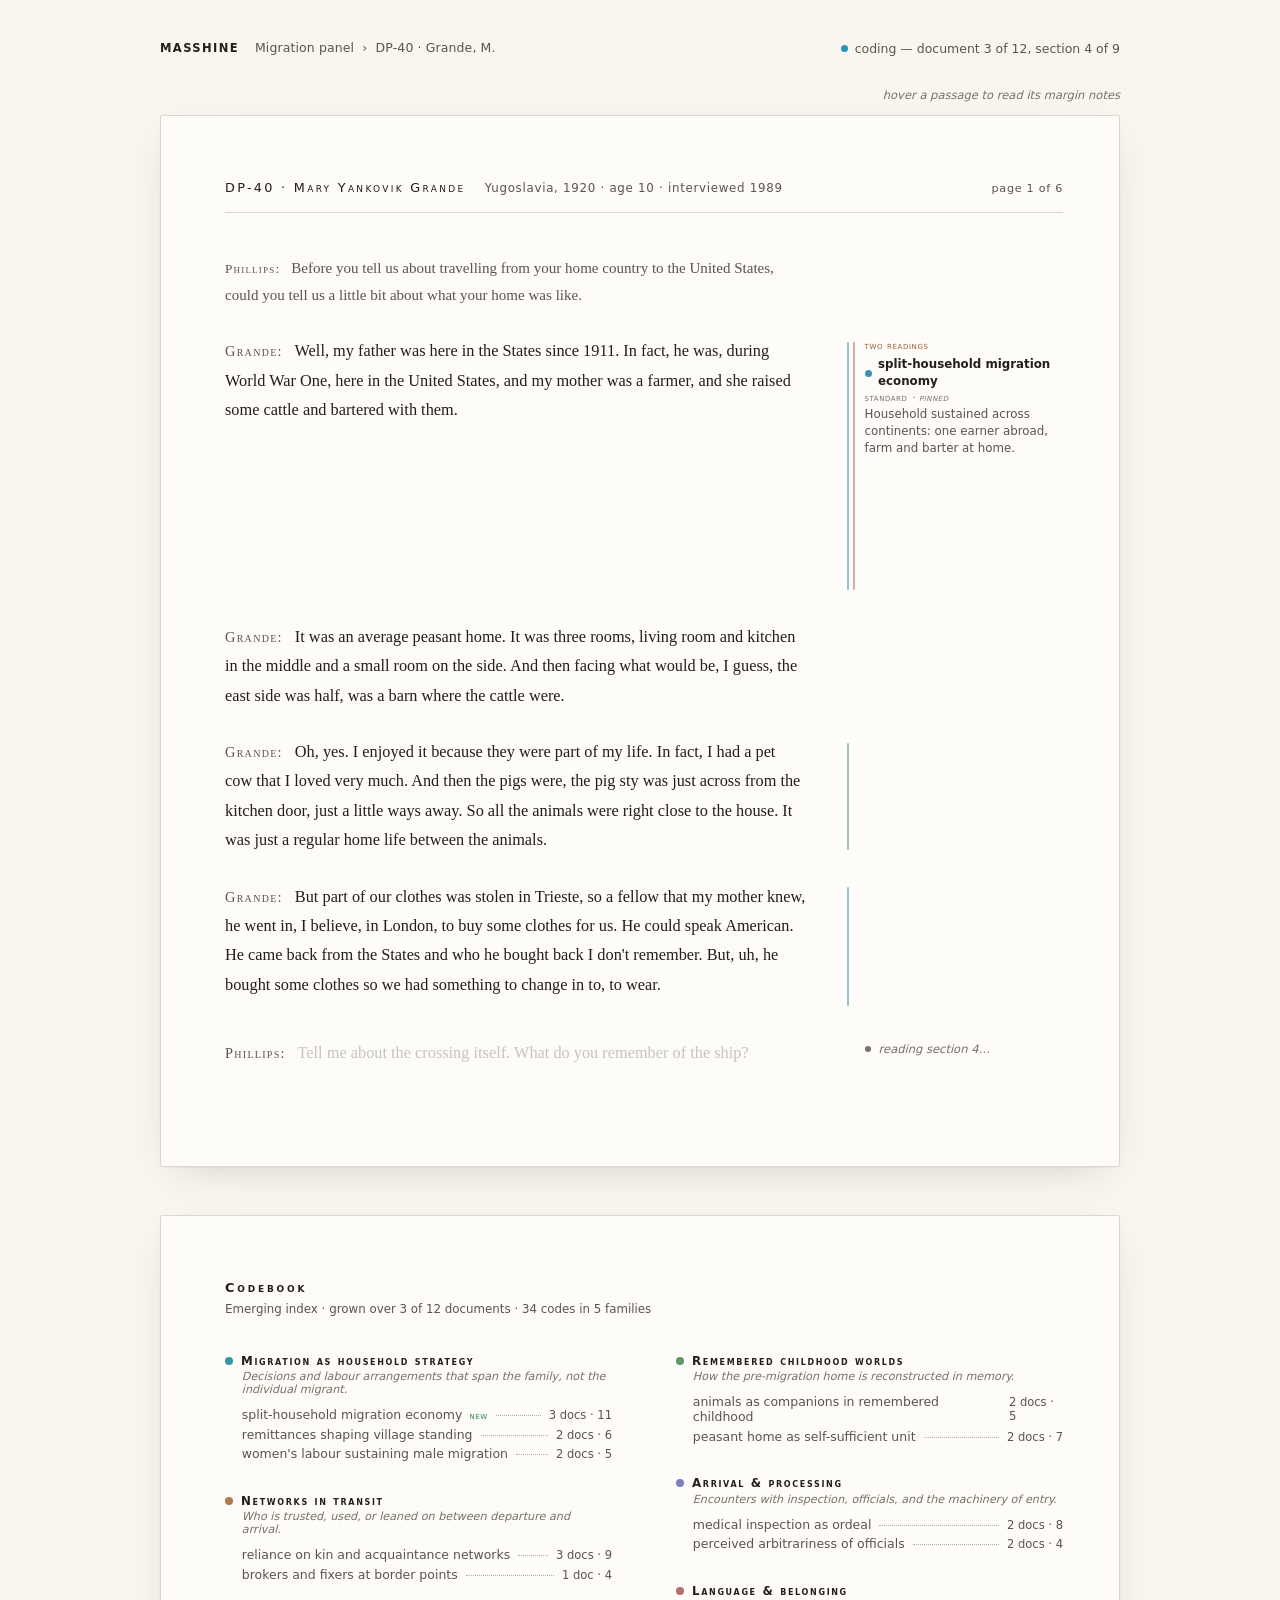
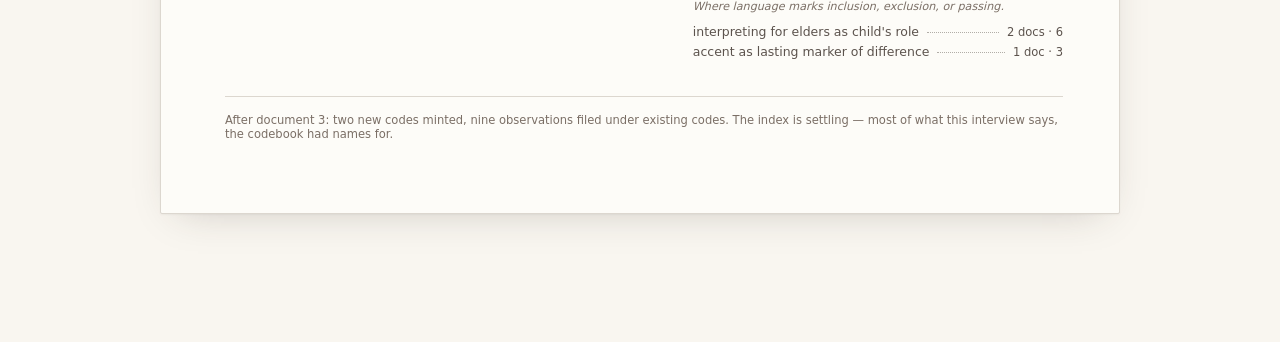
<file: design/masshine-paper-mockup.html>
<!doctype html>
<html lang="en">
<head>
<meta charset="utf-8">
<meta name="viewport" content="width=device-width, initial-scale=1">
<title>MASSHINE — paper mockup</title>
<style>
  :root {
    --paper: oklch(97.5% 0.009 85);
    --page: oklch(99% 0.005 90);
    --ink: oklch(24% 0.01 60);
    --ink-soft: oklch(45% 0.015 60);
    --pencil: oklch(55% 0.02 60);
    --rule: oklch(88% 0.012 80);
    --standard: 230;
    --critical: 30;
    --phenom: 150;
  }
  * { margin: 0; box-sizing: border-box; }
  body {
    background: var(--paper);
    color: var(--ink);
    font-family: "Iowan Old Style", "Palatino Linotype", Palatino, Georgia, serif;
    padding: 2.5rem 1rem 5rem;
  }
  .chrome {
    max-width: 60rem; margin: 0 auto 2rem;
    display: flex; align-items: baseline; gap: 1rem;
    font-family: ui-sans-serif, system-ui, sans-serif;
    font-size: .78rem; color: var(--ink-soft);
  }
  .chrome .wordmark { font-weight: 650; letter-spacing: .12em; font-size: .72rem; color: var(--ink); }
  .chrome .crumb { letter-spacing: .01em; }
  .chrome .status { margin-left: auto; display: flex; align-items: center; gap: .45rem; }
  .chrome .status .dot {
    width: 7px; height: 7px; border-radius: 50%;
    background: oklch(62% 0.11 var(--standard));
    animation: pulse 1.6s ease-in-out infinite;
  }
  @keyframes pulse { 50% { opacity: .25; } }

  .hint {
    max-width: 60rem; margin: 0 auto .8rem;
    font-family: ui-sans-serif, system-ui, sans-serif;
    font-size: .72rem; color: var(--pencil); font-style: italic; text-align: right;
  }

  .page {
    max-width: 60rem; margin: 0 auto 3rem;
    background: var(--page);
    border: 1px solid var(--rule);
    border-radius: 2px;
    box-shadow: 0 1px 2px oklch(0% 0 0 / .04), 0 12px 40px -18px oklch(30% 0.02 60 / .25);
    padding: 4rem 3.5rem 4.5rem 4rem;
  }

  .doc-head {
    font-family: ui-sans-serif, system-ui, sans-serif;
    color: var(--ink-soft); font-size: .74rem; letter-spacing: .06em;
    display: flex; gap: 1.2rem; align-items: baseline;
    border-bottom: 1px solid var(--rule);
    padding-bottom: 1.1rem; margin-bottom: 2.6rem;
  }
  .doc-head .archive { font-variant: small-caps; letter-spacing: .18em; color: var(--ink); font-size: .8rem; }
  .doc-head .folio { margin-left: auto; font-size: .7rem; }

  .passage {
    display: grid;
    grid-template-columns: minmax(0, 38rem) 13.5rem;
    column-gap: 2.6rem;
    margin-bottom: 1.7rem;
    position: relative;
  }
  .passage .text { font-size: 1.02rem; line-height: 1.8; }
  .spk {
    font-variant: small-caps; letter-spacing: .09em; font-size: .88em;
    color: var(--ink-soft); margin-right: .55em;
  }
  .q .text { color: var(--ink-soft); font-size: .94rem; }

  /* margin notes */
  .margin { position: relative; padding-left: 1.1rem; }
  .tickset { position: absolute; left: 0; top: .35rem; bottom: .3rem; display: flex; gap: 4px; }
  .tick { width: 2px; border-radius: 2px; background: oklch(62% 0.09 var(--h) / .55); }
  .note {
    font-family: ui-sans-serif, system-ui, sans-serif;
    font-size: .74rem; line-height: 1.45; color: var(--ink-soft);
    padding: .1rem 0 .55rem;
    opacity: 0; transform: translateX(4px);
    transition: opacity .25s ease, transform .25s ease;
  }
  .note .label { font-weight: 600; color: var(--ink); display: flex; align-items: baseline; gap: .4rem; }
  .note .label::before {
    content: ""; width: 7px; height: 7px; border-radius: 50%; flex: none;
    align-self: center; background: oklch(62% 0.1 var(--h));
  }
  .note .lens { font-size: .66rem; letter-spacing: .05em; color: var(--pencil); font-variant: small-caps; }
  .passage:hover .note, .note.pinned { opacity: 1; transform: none; }
  .note.pinned .lens::after { content: " · pinned"; font-style: italic; }

  .friction-flag {
    font-size: .64rem; letter-spacing: .06em; color: oklch(55% 0.1 50);
    font-variant: small-caps; margin-bottom: .2rem;
  }

  .reading-note {
    font-family: ui-sans-serif, system-ui, sans-serif;
    font-size: .72rem; color: var(--pencil); font-style: italic;
    display: flex; align-items: center; gap: .5rem; padding-top: .3rem;
  }
  .reading-note .dot {
    width: 6px; height: 6px; border-radius: 50%; background: var(--pencil);
    animation: pulse 1.6s ease-in-out infinite;
  }
  .ghost .text { color: oklch(60% 0.01 60 / .45); }

  /* ---------- index page ---------- */
  .page.index { font-family: ui-sans-serif, system-ui, sans-serif; }
  .index h1 {
    font-family: inherit; font-size: .8rem; font-variant: small-caps;
    letter-spacing: .22em; font-weight: 600; color: var(--ink);
    margin-bottom: .4rem;
  }
  .index .subtitle { font-size: .74rem; color: var(--ink-soft); margin-bottom: 2.4rem; }
  .index .cols { columns: 2; column-gap: 4rem; }
  .fam { break-inside: avoid; margin-bottom: 1.9rem; }
  .fam h2 {
    font-size: .74rem; font-variant: small-caps; letter-spacing: .14em;
    font-weight: 600; color: var(--ink);
    display: flex; align-items: center; gap: .5rem;
    margin-bottom: .15rem;
  }
  .fam h2::before {
    content: ""; width: 8px; height: 8px; border-radius: 50%;
    background: oklch(62% 0.09 var(--h));
  }
  .fam .why { font-size: .7rem; color: var(--pencil); font-style: italic; margin: 0 0 .55rem 1.05rem; }
  .ix-row {
    display: flex; align-items: baseline; gap: .5rem;
    font-size: .78rem; color: var(--ink-soft);
    padding: .14rem 0 .14rem 1.05rem;
  }
  .ix-row .leader { flex: 1; border-bottom: 1px dotted oklch(75% 0.01 80); transform: translateY(-3px); }
  .ix-row .n { font-variant-numeric: tabular-nums; font-size: .72rem; }
  .ix-row.new .code::after {
    content: "new"; font-size: .6rem; letter-spacing: .05em; color: oklch(55% 0.12 150);
    margin-left: .45rem; font-variant: small-caps;
  }
  .index .foot {
    margin-top: 2.2rem; padding-top: 1rem; border-top: 1px solid var(--rule);
    font-size: .72rem; color: var(--pencil);
  }

  @media (max-width: 820px) {
    .page { padding: 2.2rem 1.4rem; }
    .passage { grid-template-columns: 1fr; }
    .margin { padding-left: .9rem; margin: .3rem 0 0 1rem; }
    .note { opacity: 1; transform: none; }
    .index .cols { columns: 1; }
  }
</style>
</head>
<body>

<div class="chrome">
  <span class="wordmark">MASSHINE</span>
  <span class="crumb">Migration panel &nbsp;›&nbsp; DP-40 · Grande, M.</span>
  <span class="status"><span class="dot"></span> coding — document 3 of 12, section 4 of 9</span>
</div>
<div class="hint">hover a passage to read its margin notes</div>

<!-- ================= the document page ================= -->
<div class="page">
  <div class="doc-head">
    <span class="archive">DP-40 · Mary Yankovik Grande</span>
    <span>Yugoslavia, 1920 · age 10 · interviewed 1989</span>
    <span class="folio">page 1 of 6</span>
  </div>

  <div class="passage q">
    <p class="text"><span class="spk">Phillips:</span> Before you tell us about travelling from your home country to the United States, could you tell us a little bit about what your home was like.</p>
    <div class="margin"></div>
  </div>

  <div class="passage">
    <p class="text"><span class="spk">Grande:</span> Well, my father was here in the States since 1911. In fact, he was, during World War One, here in the United States, and my mother was a farmer, and she raised some cattle and bartered with them.</p>
    <div class="margin">
      <div class="tickset"><span class="tick" style="--h:var(--standard)"></span><span class="tick" style="--h:var(--critical)"></span></div>
      <div class="note pinned" style="--h:var(--standard)">
        <div class="friction-flag">two readings</div>
        <div class="label">split-household migration economy</div>
        <div class="lens">standard</div>
        Household sustained across continents: one earner abroad, farm and barter at home.
      </div>
      <div class="note" style="--h:var(--critical)">
        <div class="label">women's labour sustaining male migration</div>
        <div class="lens">critical</div>
        The mother's farming and barter underwrite the father's absence — work the narrative treats as background.
      </div>
    </div>
  </div>

  <div class="passage">
    <p class="text"><span class="spk">Grande:</span> It was an average peasant home. It was three rooms, living room and kitchen in the middle and a small room on the side. And then facing what would be, I guess, the east side was half, was a barn where the cattle were.</p>
    <div class="margin"></div>
  </div>

  <div class="passage">
    <p class="text"><span class="spk">Grande:</span> Oh, yes. I enjoyed it because they were part of my life. In fact, I had a pet cow that I loved very much. And then the pigs were, the pig sty was just across from the kitchen door, just a little ways away. So all the animals were right close to the house. It was just a regular home life between the animals.</p>
    <div class="margin">
      <div class="tickset"><span class="tick" style="--h:var(--phenom)"></span></div>
      <div class="note" style="--h:var(--phenom)">
        <div class="label">animals as companions in remembered childhood</div>
        <div class="lens">phenomenological</div>
        Cohabitation with animals recalled as affection and ordinariness, not hardship.
      </div>
    </div>
  </div>

  <div class="passage">
    <p class="text"><span class="spk">Grande:</span> But part of our clothes was stolen in Trieste, so a fellow that my mother knew, he went in, I believe, in London, to buy some clothes for us. He could speak American. He came back from the States and who he bought back I don't remember. But, uh, he bought some clothes so we had something to change in to, to wear.</p>
    <div class="margin">
      <div class="tickset"><span class="tick" style="--h:var(--standard)"></span></div>
      <div class="note" style="--h:var(--standard)">
        <div class="label">reliance on kin and acquaintance networks in transit</div>
        <div class="lens">standard</div>
        Practical problems en route solved through personal networks rather than institutions.
      </div>
    </div>
  </div>

  <div class="passage ghost">
    <p class="text"><span class="spk">Phillips:</span> Tell me about the crossing itself. What do you remember of the ship?</p>
    <div class="margin">
      <div class="reading-note"><span class="dot"></span> reading section 4…</div>
    </div>
  </div>
</div>

<!-- ================= the codebook index page ================= -->
<div class="page index">
  <h1>Codebook</h1>
  <div class="subtitle">Emerging index · grown over 3 of 12 documents · 34 codes in 5 families</div>

  <div class="cols">
    <div class="fam" style="--h:210">
      <h2>Migration as household strategy</h2>
      <p class="why">Decisions and labour arrangements that span the family, not the individual migrant.</p>
      <div class="ix-row new"><span class="code">split-household migration economy</span><span class="leader"></span><span class="n">3 docs · 11</span></div>
      <div class="ix-row"><span class="code">remittances shaping village standing</span><span class="leader"></span><span class="n">2 docs · 6</span></div>
      <div class="ix-row"><span class="code">women's labour sustaining male migration</span><span class="leader"></span><span class="n">2 docs · 5</span></div>
    </div>

    <div class="fam" style="--h:60">
      <h2>Networks in transit</h2>
      <p class="why">Who is trusted, used, or leaned on between departure and arrival.</p>
      <div class="ix-row"><span class="code">reliance on kin and acquaintance networks</span><span class="leader"></span><span class="n">3 docs · 9</span></div>
      <div class="ix-row"><span class="code">brokers and fixers at border points</span><span class="leader"></span><span class="n">1 doc · 4</span></div>
    </div>

    <div class="fam" style="--h:150">
      <h2>Remembered childhood worlds</h2>
      <p class="why">How the pre-migration home is reconstructed in memory.</p>
      <div class="ix-row"><span class="code">animals as companions in remembered childhood</span><span class="leader"></span><span class="n">2 docs · 5</span></div>
      <div class="ix-row"><span class="code">peasant home as self-sufficient unit</span><span class="leader"></span><span class="n">2 docs · 7</span></div>
    </div>

    <div class="fam" style="--h:280">
      <h2>Arrival &amp; processing</h2>
      <p class="why">Encounters with inspection, officials, and the machinery of entry.</p>
      <div class="ix-row"><span class="code">medical inspection as ordeal</span><span class="leader"></span><span class="n">2 docs · 8</span></div>
      <div class="ix-row"><span class="code">perceived arbitrariness of officials</span><span class="leader"></span><span class="n">2 docs · 4</span></div>
    </div>

    <div class="fam" style="--h:20">
      <h2>Language &amp; belonging</h2>
      <p class="why">Where language marks inclusion, exclusion, or passing.</p>
      <div class="ix-row"><span class="code">interpreting for elders as child's role</span><span class="leader"></span><span class="n">2 docs · 6</span></div>
      <div class="ix-row"><span class="code">accent as lasting marker of difference</span><span class="leader"></span><span class="n">1 doc · 3</span></div>
    </div>
  </div>

  <div class="foot">After document 3: two new codes minted, nine observations filed under existing codes. The index is settling — most of what this interview says, the codebook had names for.</div>
</div>

</body>
</html>
</file>
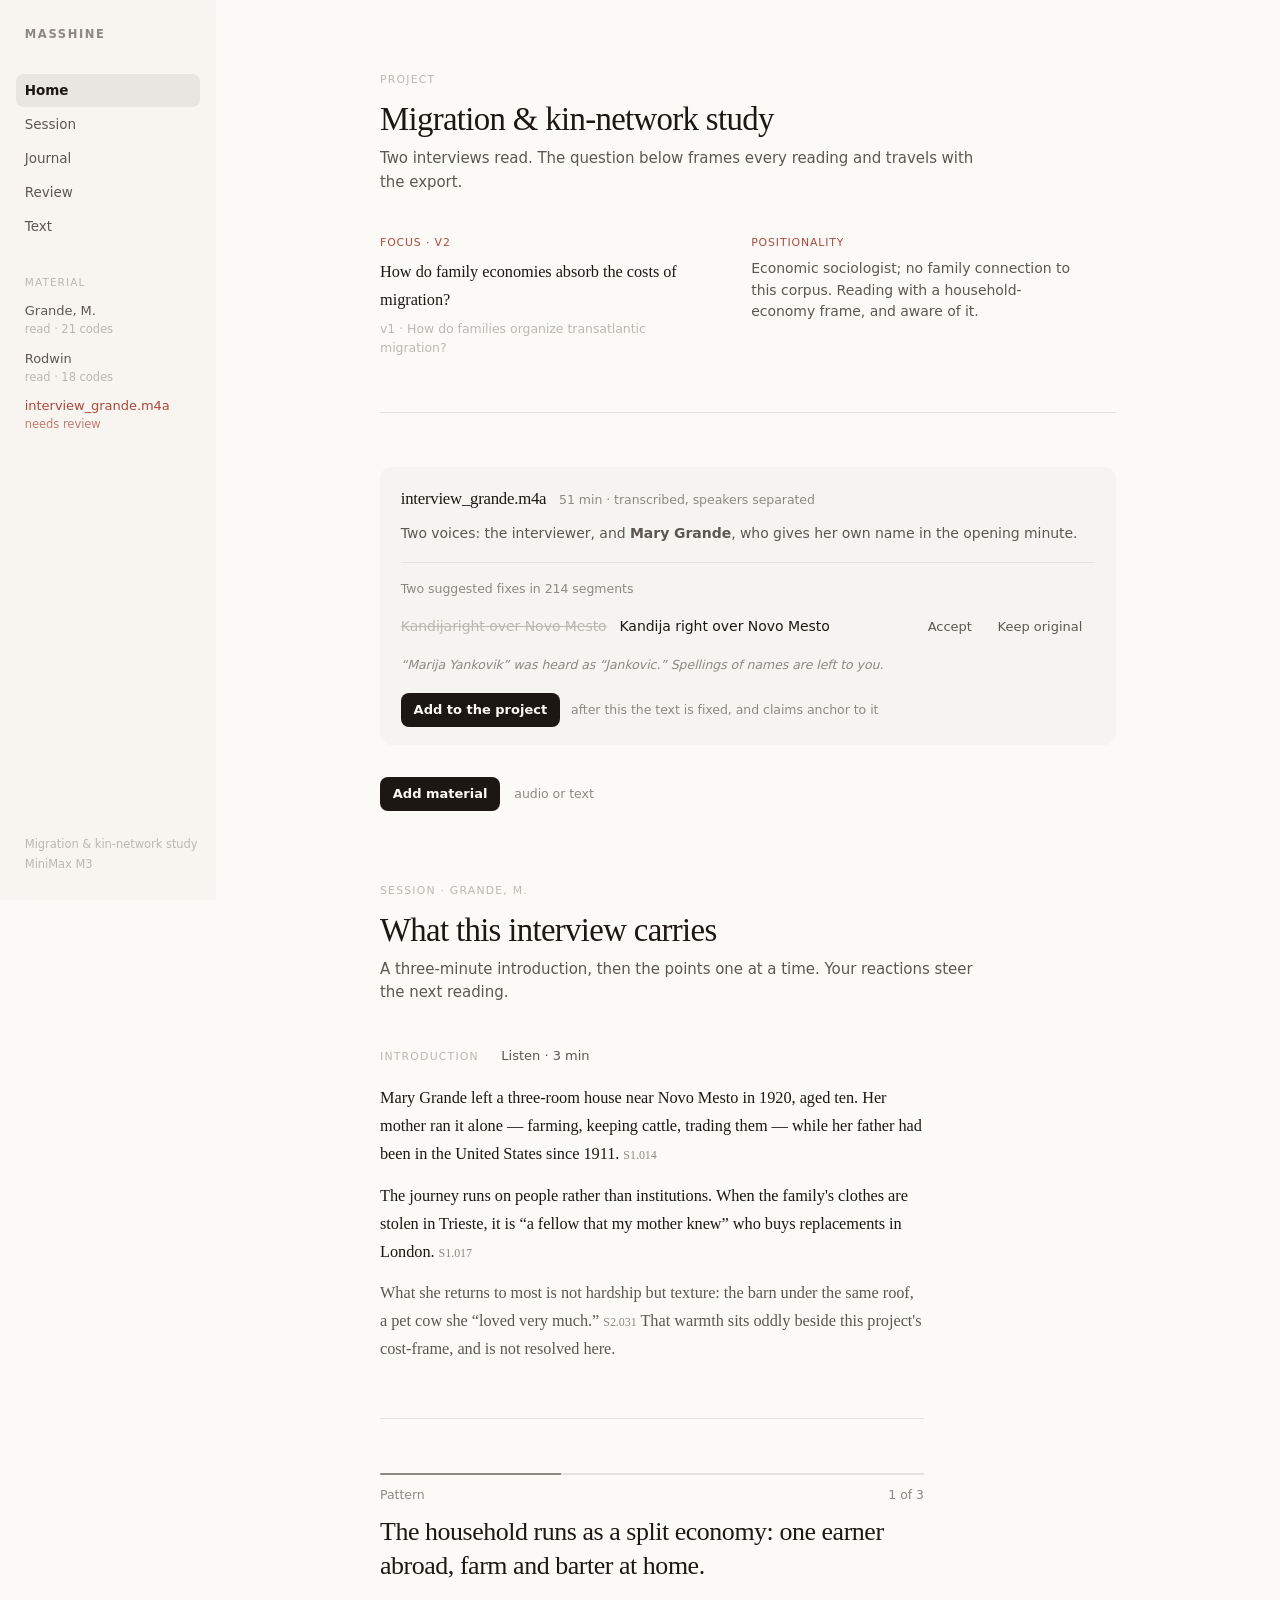
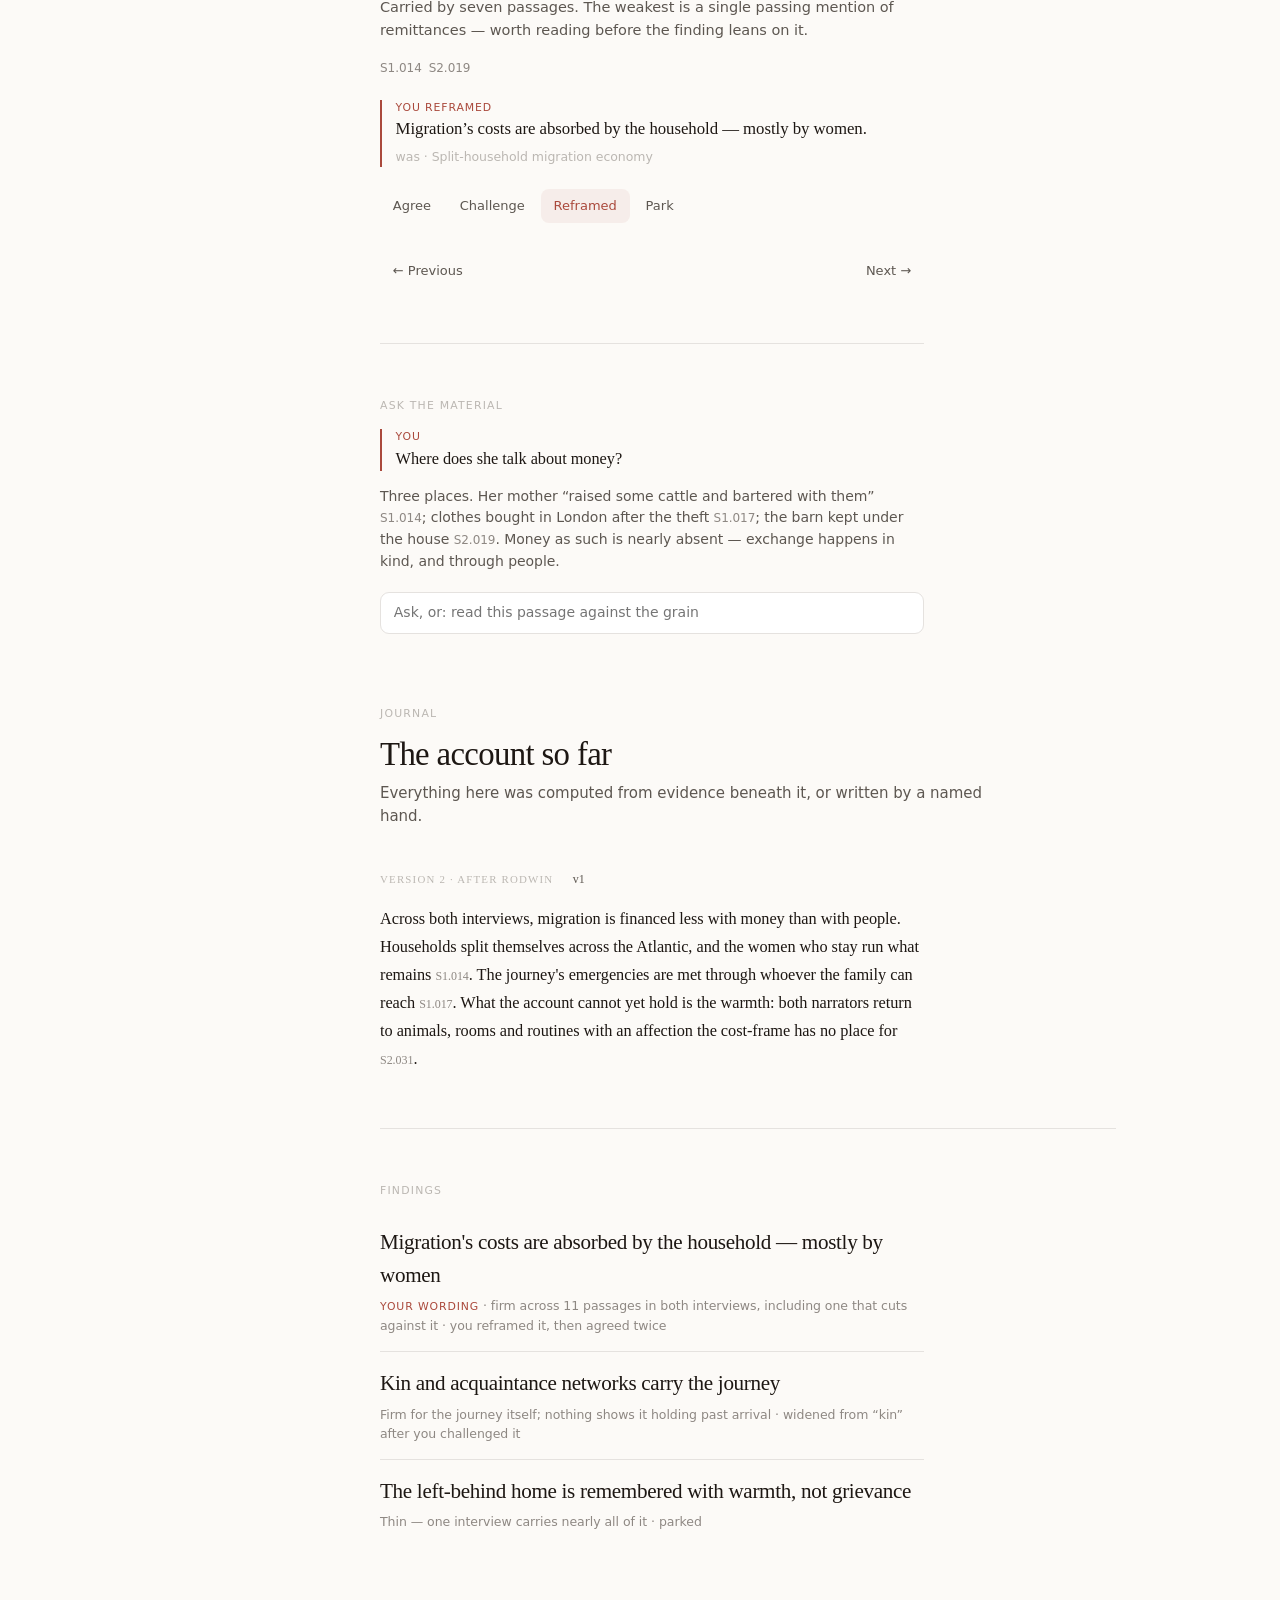
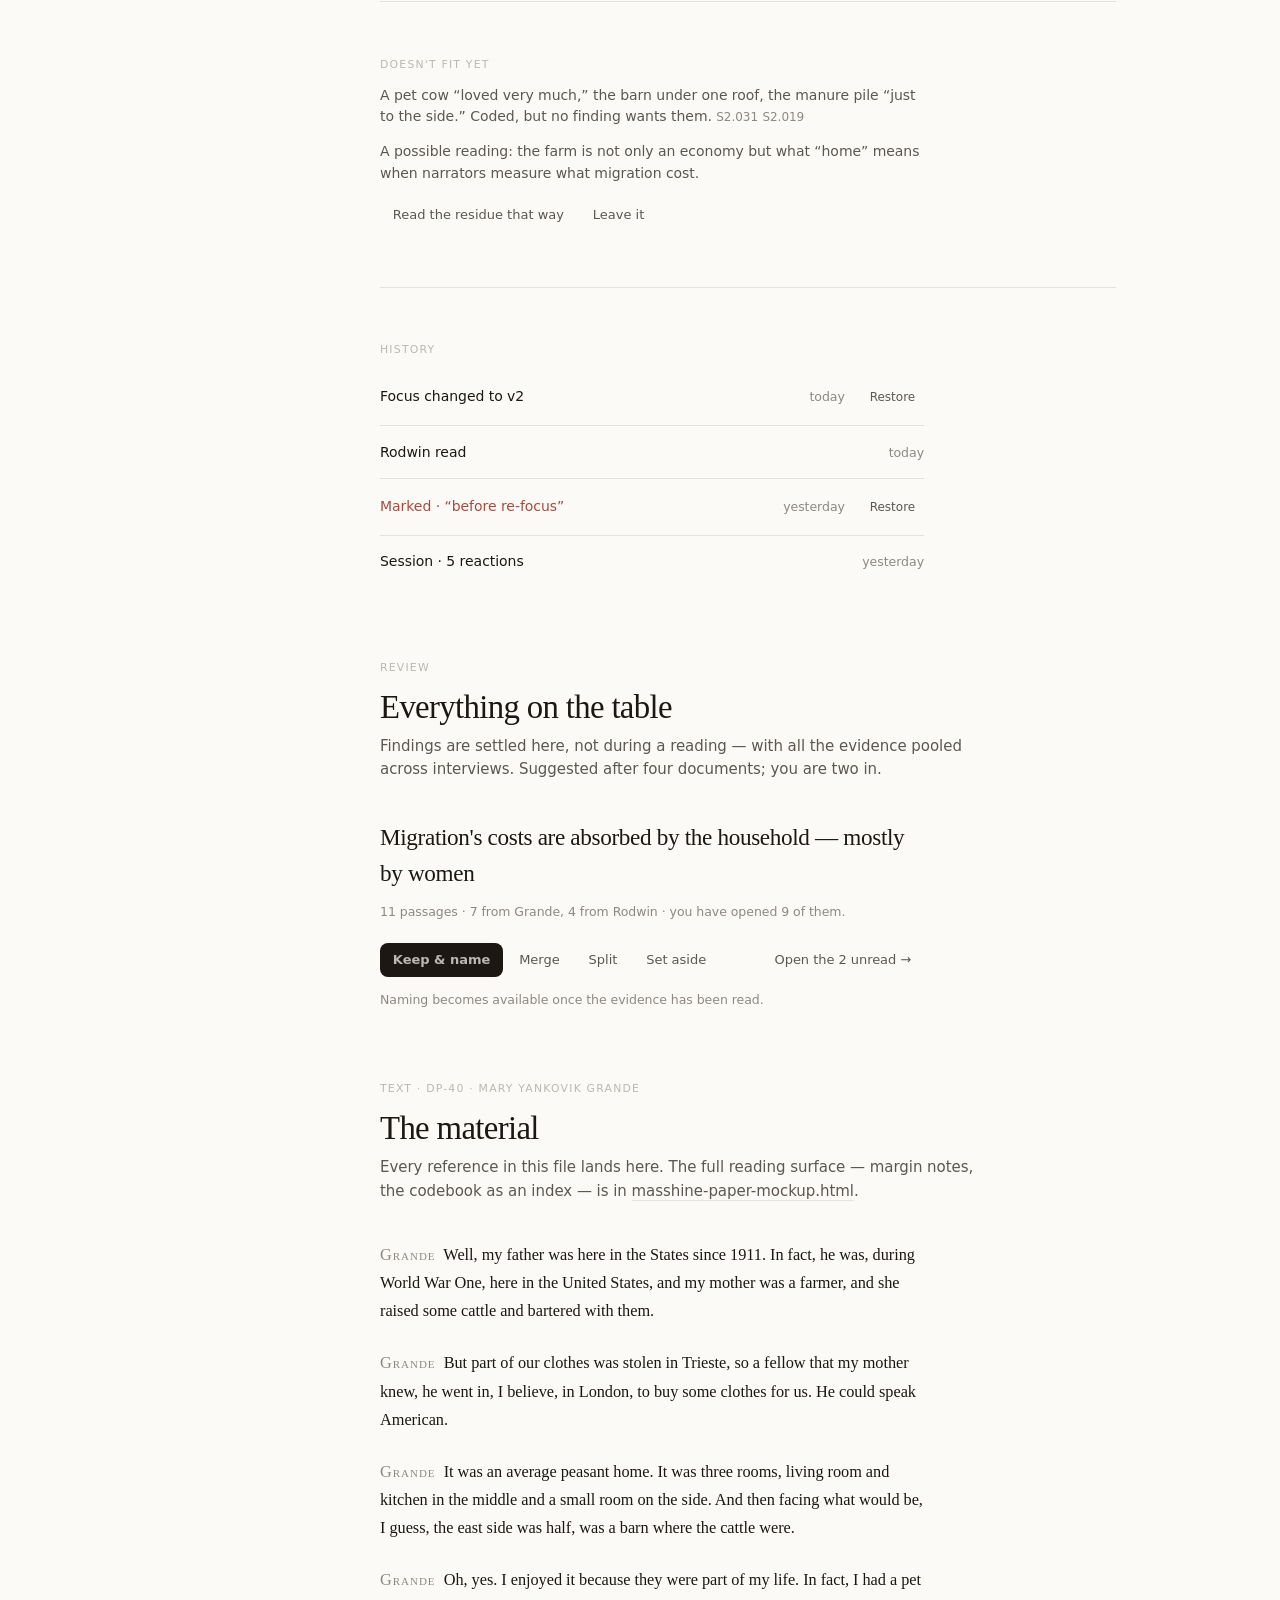
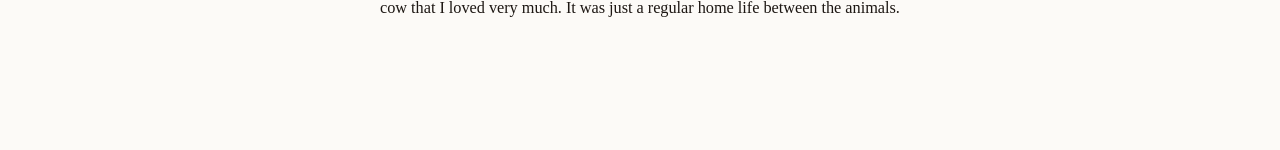
<file: design/masshine-session-mockup.html>
<!--
  MASSHINE — design mockup (v2, 2026-08-28)
  ==========================================
  Rebuilt from the card-heavy v1 after two notes from the product owner: kill the
  "colleague's debrief" persona framing, and design with the restraint Apple practises.

  WHAT CHANGED, AND WHY
  - No persona. Nothing in this interface speaks in first person, has a name, or performs
    helpfulness. The system reads and reports; the copy is declarative. "What this interview
    carries", not "here's what I found for you!".
  - No cards. v1 wrapped everything in bordered boxes — a web-dashboard tic. Here, structure
    comes from whitespace, a tight type scale, and hairlines used sparingly. Almost nothing
    has a border. Nothing has a border AND a background AND a shadow.
  - Typography carries hierarchy. One serif (material and claims), one sans (chrome and
    metadata), four sizes that matter. No badge vocabulary: standing is a sentence, not a pill.
  - One accent, one job. The warm accent marks the RESEARCHER'S voice and nothing else, so
    "who said this" is legible at a glance without labels shouting it.
  - Chrome recedes. Translucent sidebar, no toolbar, no breadcrumb bar. The document is the
    view. Navigation is where you'd expect and quiet everywhere else.
  - The walkthrough became a single focused frame rather than a stack of boxes: one point at
    a time, large claim, everything else recessive, thin progress hairline. Paging is real
    (JS) so a reviewer can feel the pacing, which is the actual design question.
  - State shown, not announced: "9 of 11 passages opened" reads as a sentence; the Keep&name
    action is simply not available yet. No lock icons, no warning colours.

  WHAT IS REAL: both seed transcripts (DP-40 Grande, EI-845 Rodwin), their verbatim passages,
  and the ASR artifact in the audio panel ("Kandijaright") are real. Presentation wording —
  intro prose, step statements, story-so-far, the check-back reply — is written for this
  mockup, but every claim in it anchors to a real sentence id, per MASSHINE.md's rule that
  every artifact is made of the material.

  KNOWN SIMPLIFICATIONS: the Text surface shows the four passages the evidence chips land on,
  not a full transcript (see masshine-paper-mockup.html for that surface's full treatment);
  history shows six entries; the codebook drawer is represented by its entry point only.
-->
<!doctype html>
<html lang="en">
<head>
<meta charset="utf-8">
<meta name="viewport" content="width=device-width, initial-scale=1">
<title>MASSHINE</title>
<style>
  :root {
    color-scheme: light;
    --bg: oklch(98.6% 0.005 85);
    --raise: oklch(100% 0 0);
    --ink: oklch(21% 0.012 60);
    --ink-2: oklch(46% 0.012 60);
    --ink-3: oklch(63% 0.010 65);
    --ink-4: oklch(78% 0.008 70);
    --hair: oklch(91.5% 0.006 75);
    --accent: oklch(53% 0.13 30);
    --accent-wash: oklch(53% 0.13 30 / 0.07);
    --ok: oklch(52% 0.09 150);
    --warn: oklch(58% 0.10 70);
    --serif: "New York", "Iowan Old Style", "Palatino Linotype", Palatino, Georgia, serif;
    --sans: -apple-system, BlinkMacSystemFont, "SF Pro Text", "Inter", system-ui, sans-serif;
    --measure: 34rem;
  }
  * { margin: 0; box-sizing: border-box; -webkit-font-smoothing: antialiased; }
  html { scroll-behavior: smooth; }
  body {
    background: var(--bg); color: var(--ink); font-family: var(--sans);
    font-size: 14px; line-height: 1.55; letter-spacing: -0.003em;
    display: grid; grid-template-columns: 216px 1fr; min-height: 100vh;
  }
  a { color: inherit; text-decoration: none; }
  button { font: inherit; color: inherit; background: none; border: 0; cursor: pointer; }

  /* ── sidebar: translucent, borderless, out of the way ────────────────── */
  aside {
    position: sticky; top: 0; height: 100vh; padding: 1.6rem 1rem;
    background: oklch(96.5% 0.006 80 / 0.7); backdrop-filter: saturate(180%) blur(20px);
    display: flex; flex-direction: column; gap: 1.9rem;
  }
  .brand { font-size: .72rem; font-weight: 640; letter-spacing: .14em; color: var(--ink-3); padding-left: .55rem; }
  .nav { display: flex; flex-direction: column; gap: 1px; }
  .nav a {
    padding: .38rem .55rem; border-radius: 7px; color: var(--ink-2); font-size: 13.5px;
    transition: background .15s, color .15s;
  }
  .nav a:hover { background: oklch(0% 0 0 / .045); color: var(--ink); }
  .nav a.on { background: oklch(0% 0 0 / .06); color: var(--ink); font-weight: 560; }
  .side-h { font-size: .66rem; letter-spacing: .1em; text-transform: uppercase; color: var(--ink-4); padding-left: .55rem; margin-bottom: .4rem; }
  .side-doc { padding: .3rem .55rem; border-radius: 7px; color: var(--ink-2); font-size: 13px; display: block; }
  .side-doc:hover { background: oklch(0% 0 0 / .045); }
  .side-doc small { display: block; color: var(--ink-4); font-size: 11.5px; }
  aside .foot { margin-top: auto; padding-left: .55rem; font-size: 11.5px; color: var(--ink-4); line-height: 1.7; }

  /* ── surfaces ─────────────────────────────────────────────────────────── */
  main { padding: 0 0 8rem; }
  section { padding: 4.5rem 3rem 0; scroll-margin-top: 2rem; }
  .wrap { max-width: 46rem; margin: 0 auto; }
  .read { max-width: var(--measure); }
  h1 { font-family: var(--serif); font-size: 2.05rem; font-weight: 500; letter-spacing: -.02em; line-height: 1.2; }
  h2 { font-family: var(--serif); font-size: 1.32rem; font-weight: 500; letter-spacing: -.015em; }
  .eyebrow { font-size: .68rem; letter-spacing: .11em; text-transform: uppercase; color: var(--ink-4); margin-bottom: .7rem; }
  .lede { color: var(--ink-2); font-size: 15px; margin-top: .5rem; max-width: 38rem; }
  .meta { font-size: 12.5px; color: var(--ink-3); }
  .sep { height: 1px; background: var(--hair); margin: 3.4rem 0; }

  /* evidence: a door, not a chip */
  .ev { color: var(--ink-3); font-size: 12px; border-bottom: 1px solid transparent; transition: color .15s, border-color .15s; white-space: nowrap; }
  .ev:hover { color: var(--accent); border-color: var(--accent); }

  /* the researcher's voice — the accent's only job */
  .mine { border-left: 2px solid var(--accent); padding-left: .85rem; }
  .mine-tag { color: var(--accent); font-size: .68rem; letter-spacing: .08em; text-transform: uppercase; }
  .was { color: var(--ink-4); font-size: 12.5px; margin-top: .3rem; }

  /* actions: text first, weight only on hover */
  .act { display: inline-flex; gap: .3rem; align-items: center; padding: .42rem .8rem; border-radius: 8px; font-size: 13px; color: var(--ink-2); transition: background .15s, color .15s; }
  .act:hover { background: oklch(0% 0 0 / .05); color: var(--ink); }
  .act.on { color: var(--accent); background: var(--accent-wash); }
  .act.key { background: var(--ink); color: var(--bg); font-weight: 550; }
  .act.key:hover { background: var(--ink); opacity: .88; }
  .act[disabled] { color: var(--ink-4); cursor: default; }
  .act[disabled]:hover { background: none; color: var(--ink-4); }
  .acts { display: flex; gap: .2rem; flex-wrap: wrap; align-items: center; margin-top: 1.4rem; }

  /* rows: hairline-separated, never boxed */
  .rows > * { padding: .95rem 0; border-top: 1px solid var(--hair); }
  .rows > *:first-child { border-top: 0; }

  /* ── walkthrough frame ────────────────────────────────────────────────── */
  .track { height: 2px; background: var(--hair); border-radius: 2px; overflow: hidden; max-width: var(--measure); }
  .track i { display: block; height: 100%; background: var(--ink-3); transition: width .45s cubic-bezier(.4,0,.2,1); }
  .step { animation: rise .4s cubic-bezier(.2,0,0,1); }
  @keyframes rise { from { opacity: 0; transform: translateY(7px); } }
  .claim { font-family: var(--serif); font-size: 1.62rem; font-weight: 500; line-height: 1.28; letter-spacing: -.017em; margin: .7rem 0 .9rem; }
  .under { color: var(--ink-2); font-size: 14.5px; }

  /* check-back: three plain statements, dot instead of a coloured box */
  .cb { margin-top: 1.1rem; }
  .cb > div { display: flex; gap: .7rem; padding: .5rem 0; align-items: baseline; }
  .cb b { font-weight: 550; font-size: 12.5px; letter-spacing: .01em; min-width: 6.6rem; display: inline-flex; align-items: baseline; gap: .4rem; }
  .cb b::before { content: ""; width: 5px; height: 5px; border-radius: 50%; background: currentColor; }
  .cb .s { color: var(--ok); } .cb .t { color: var(--warn); } .cb .n { color: var(--ink-3); }
  .cb p { font-size: 13.5px; color: var(--ink-2); }

  input.field, textarea.field {
    font: inherit; color: inherit; background: var(--raise); border: 1px solid var(--hair);
    border-radius: 9px; padding: .6rem .8rem; width: 100%; outline: none;
  }
  input.field:focus, textarea.field:focus { border-color: var(--ink-4); }

  .quiet-note { background: oklch(0% 0 0 / .022); border-radius: 12px; padding: 1.15rem 1.3rem; }
  .serif-body { font-family: var(--serif); font-size: 1.02rem; line-height: 1.72; }

  @media (max-width: 860px) {
    body { grid-template-columns: 1fr; }
    aside { position: static; height: auto; flex-direction: row; align-items: center; gap: 1rem; overflow-x: auto; padding: .8rem 1rem; }
    aside .side-h, aside .foot, aside .docs { display: none; }
    .nav { flex-direction: row; }
    section { padding: 2.6rem 1.3rem 0; }
    h1 { font-size: 1.65rem; }
    .claim { font-size: 1.35rem; }
  }
</style>
</head>
<body>

<aside>
  <div class="brand">MASSHINE</div>
  <div class="nav">
    <a href="#home" class="on">Home</a>
    <a href="#session">Session</a>
    <a href="#journal">Journal</a>
    <a href="#sitting">Review</a>
    <a href="#text">Text</a>
  </div>
  <div class="docs">
    <div class="side-h">Material</div>
    <a class="side-doc" href="#session">Grande, M. <small>read · 21 codes</small></a>
    <a class="side-doc" href="#journal">Rodwin <small>read · 18 codes</small></a>
    <a class="side-doc" href="#home" style="color:var(--accent)">interview_grande.m4a <small style="color:var(--accent);opacity:.7">needs review</small></a>
  </div>
  <div class="foot">Migration &amp; kin-network study<br>MiniMax M3</div>
</aside>

<main>

<!-- ═══ HOME ═══════════════════════════════════════════════════════════ -->
<section id="home">
  <div class="wrap">
    <div class="eyebrow">Project</div>
    <h1>Migration &amp; kin-network study</h1>
    <p class="lede">Two interviews read. The question below frames every reading and travels with the export.</p>

    <div style="margin-top:2.6rem;display:grid;grid-template-columns:1fr 1fr;gap:2.4rem;max-width:44rem;">
      <div>
        <div class="mine-tag">Focus · v2</div>
        <p class="serif-body" style="margin-top:.35rem;">How do family economies absorb the costs of migration?</p>
        <p class="was">v1 · How do families organize transatlantic migration?</p>
      </div>
      <div>
        <div class="mine-tag">Positionality</div>
        <p style="margin-top:.35rem;color:var(--ink-2);">Economic sociologist; no family connection to this corpus. Reading with a household-economy frame, and aware of it.</p>
      </div>
    </div>

    <div class="sep"></div>

    <!-- audio mid-arrival: the only thing asking for attention, so it gets the only tint -->
    <div class="quiet-note">
      <div style="display:flex;gap:.8rem;align-items:baseline;flex-wrap:wrap;">
        <h2 style="font-size:1.05rem;">interview_grande.m4a</h2>
        <span class="meta">51 min · transcribed, speakers separated</span>
      </div>
      <p style="margin-top:.7rem;color:var(--ink-2);">Two voices: the interviewer, and <b style="font-weight:560;">Mary Grande</b>, who gives her own name in the opening minute.</p>

      <div style="margin-top:1.1rem;padding-top:1rem;border-top:1px solid var(--hair);">
        <div class="meta" style="margin-bottom:.7rem;">Two suggested fixes in 214 segments</div>
        <div style="display:flex;gap:.8rem;align-items:baseline;flex-wrap:wrap;">
          <span style="color:var(--ink-4);text-decoration:line-through;">Kandijaright over Novo Mesto</span>
          <span>Kandija right over Novo Mesto</span>
          <span style="margin-left:auto;"><button class="act">Accept</button><button class="act">Keep original</button></span>
        </div>
        <p class="meta" style="margin-top:.7rem;font-style:italic;">“Marija Yankovik” was heard as “Jankovic.” Spellings of names are left to you.</p>
      </div>

      <div class="acts" style="margin-top:1.2rem;">
        <button class="act key">Add to the project</button>
        <span class="meta" style="margin-left:.5rem;">after this the text is fixed, and claims anchor to it</span>
      </div>
    </div>

    <div style="margin-top:2rem;"><button class="act key">Add material</button>
      <span class="meta" style="margin-left:.6rem;">audio or text</span></div>
  </div>
</section>

<!-- ═══ SESSION ════════════════════════════════════════════════════════ -->
<section id="session">
  <div class="wrap">
    <div class="eyebrow">Session · Grande, M.</div>
    <h1>What this interview carries</h1>
    <p class="lede">A three-minute introduction, then the points one at a time. Your reactions steer the next reading.</p>

    <!-- introduction -->
    <div class="read" style="margin-top:2.4rem;">
      <div style="display:flex;align-items:baseline;gap:.8rem;">
        <div class="eyebrow" style="margin:0;">Introduction</div>
        <button class="act" style="padding:.2rem .6rem;">Listen · 3 min</button>
      </div>
      <div class="serif-body" style="margin-top:.9rem;">
        <p style="margin-bottom:.85rem;">Mary Grande left a three-room house near Novo Mesto in 1920, aged ten. Her mother ran it alone — farming, keeping cattle, trading them — while her father had been in the United States since 1911. <a class="ev" href="#p1">S1.014</a></p>
        <p style="margin-bottom:.85rem;">The journey runs on people rather than institutions. When the family's clothes are stolen in Trieste, it is “a fellow that my mother knew” who buys replacements in London. <a class="ev" href="#p2">S1.017</a></p>
        <p style="color:var(--ink-2);">What she returns to most is not hardship but texture: the barn under the same roof, a pet cow she “loved very much.” <a class="ev" href="#p4">S2.031</a> That warmth sits oddly beside this project's cost-frame, and is not resolved here.</p>
      </div>
    </div>

    <div class="sep" style="max-width:var(--measure);"></div>

    <!-- walkthrough: one point at a time -->
    <div class="read">
      <div class="track"><i id="bar" style="width:33%"></i></div>
      <div style="display:flex;justify-content:space-between;margin-top:.6rem;">
        <span class="meta" id="kind">Pattern</span>
        <span class="meta" id="count">1 of 3</span>
      </div>

      <div id="stage"></div>

      <div style="display:flex;gap:.2rem;margin-top:2rem;">
        <button class="act" id="prev">← Previous</button>
        <button class="act" id="next" style="margin-left:auto;">Next →</button>
      </div>
    </div>

    <div class="sep" style="max-width:var(--measure);"></div>

    <!-- conversation -->
    <div class="read">
      <div class="eyebrow">Ask the material</div>
      <div class="mine" style="margin-top:.9rem;">
        <div class="mine-tag">You</div>
        <p style="font-family:var(--serif);font-size:1.02rem;">Where does she talk about money?</p>
      </div>
      <p style="margin-top:.9rem;color:var(--ink-2);">Three places. Her mother “raised some cattle and bartered with them” <a class="ev" href="#p1">S1.014</a>; clothes bought in London after the theft <a class="ev" href="#p2">S1.017</a>; the barn kept under the house <a class="ev" href="#p3">S2.019</a>. Money as such is nearly absent — exchange happens in kind, and through people.</p>
      <input class="field" style="margin-top:1.2rem;" placeholder="Ask, or: read this passage against the grain">
    </div>
  </div>
</section>

<!-- ═══ JOURNAL ════════════════════════════════════════════════════════ -->
<section id="journal">
  <div class="wrap">
    <div class="eyebrow">Journal</div>
    <h1>The account so far</h1>
    <p class="lede">Everything here was computed from evidence beneath it, or written by a named hand.</p>

    <div class="read serif-body" style="margin-top:2.4rem;">
      <div style="display:flex;gap:.7rem;align-items:baseline;margin-bottom:.8rem;">
        <span class="eyebrow" style="margin:0;">Version 2 · after Rodwin</span>
        <button class="act" style="padding:.15rem .5rem;font-size:12px;">v1</button>
      </div>
      <p>Across both interviews, migration is financed less with money than with people. Households split themselves across the Atlantic, and the women who stay run what remains <a class="ev" href="#p1">S1.014</a>. The journey's emergencies are met through whoever the family can reach <a class="ev" href="#p2">S1.017</a>. What the account cannot yet hold is the warmth: both narrators return to animals, rooms and routines with an affection the cost-frame has no place for <a class="ev" href="#p4">S2.031</a>.</p>
    </div>

    <div class="sep"></div>

    <div class="eyebrow">Findings</div>
    <div class="rows read" style="margin-top:.4rem;">
      <div>
        <h2>Migration's costs are absorbed by the household — mostly by women</h2>
        <p class="meta" style="margin-top:.3rem;"><span class="mine-tag">your wording</span> · firm across 11 passages in both interviews, including one that cuts against it · you reframed it, then agreed twice</p>
      </div>
      <div>
        <h2>Kin and acquaintance networks carry the journey</h2>
        <p class="meta" style="margin-top:.3rem;">Firm for the journey itself; nothing shows it holding past arrival · widened from “kin” after you challenged it</p>
      </div>
      <div>
        <h2>The left-behind home is remembered with warmth, not grievance</h2>
        <p class="meta" style="margin-top:.3rem;">Thin — one interview carries nearly all of it · parked</p>
      </div>
    </div>

    <div class="sep"></div>

    <div class="read">
      <div class="eyebrow">Doesn't fit yet</div>
      <p style="margin-top:.5rem;color:var(--ink-2);">A pet cow “loved very much,” the barn under one roof, the manure pile “just to the side.” Coded, but no finding wants them. <a class="ev" href="#p4">S2.031</a> <a class="ev" href="#p3">S2.019</a></p>
      <p style="margin-top:.8rem;color:var(--ink-2);">A possible reading: the farm is not only an economy but what “home” means when narrators measure what migration cost.</p>
      <div class="acts" style="margin-top:.9rem;"><button class="act">Read the residue that way</button><button class="act">Leave it</button></div>
    </div>

    <div class="sep"></div>

    <div class="read">
      <div class="eyebrow">History</div>
      <div class="rows" style="margin-top:.4rem;">
        <div style="display:flex;gap:1rem;align-items:baseline;"><span style="flex:1;">Focus changed to v2</span><span class="meta">today</span><button class="act" style="padding:.2rem .55rem;font-size:12px;">Restore</button></div>
        <div style="display:flex;gap:1rem;align-items:baseline;"><span style="flex:1;">Rodwin read</span><span class="meta">today</span></div>
        <div style="display:flex;gap:1rem;align-items:baseline;"><span style="flex:1;color:var(--accent);">Marked · “before re-focus”</span><span class="meta">yesterday</span><button class="act" style="padding:.2rem .55rem;font-size:12px;">Restore</button></div>
        <div style="display:flex;gap:1rem;align-items:baseline;"><span style="flex:1;">Session · 5 reactions</span><span class="meta">yesterday</span></div>
      </div>
    </div>
  </div>
</section>

<!-- ═══ REVIEW SITTING ═════════════════════════════════════════════════ -->
<section id="sitting">
  <div class="wrap">
    <div class="eyebrow">Review</div>
    <h1>Everything on the table</h1>
    <p class="lede">Findings are settled here, not during a reading — with all the evidence pooled across interviews. Suggested after four documents; you are two in.</p>

    <div class="read" style="margin-top:2.4rem;">
      <h2 style="font-size:1.45rem;">Migration's costs are absorbed by the household — mostly by women</h2>
      <p class="meta" style="margin-top:.6rem;">11 passages · 7 from Grande, 4 from Rodwin · you have opened 9 of them.</p>
      <div class="acts">
        <button class="act key" disabled>Keep &amp; name</button>
        <button class="act">Merge</button>
        <button class="act">Split</button>
        <button class="act">Set aside</button>
        <a class="act" href="#text" style="margin-left:auto;">Open the 2 unread →</a>
      </div>
      <p class="meta" style="margin-top:.8rem;">Naming becomes available once the evidence has been read.</p>
    </div>
  </div>
</section>

<!-- ═══ TEXT ═══════════════════════════════════════════════════════════ -->
<section id="text">
  <div class="wrap">
    <div class="eyebrow">Text · DP-40 · Mary Yankovik Grande</div>
    <h1>The material</h1>
    <p class="lede">Every reference in this file lands here. The full reading surface — margin notes, the codebook as an index — is in <a href="masshine-paper-mockup.html" style="border-bottom:1px solid var(--hair)">masshine-paper-mockup.html</a>.</p>

    <div class="read serif-body" style="margin-top:2.4rem;">
      <p id="p1" style="margin-bottom:1.5rem;"><span style="font-variant:small-caps;letter-spacing:.06em;color:var(--ink-3);">Grande</span>&ensp;Well, my father was here in the States since 1911. In fact, he was, during World War One, here in the United States, and my mother was a farmer, and she raised some cattle and bartered with them.</p>
      <p id="p2" style="margin-bottom:1.5rem;"><span style="font-variant:small-caps;letter-spacing:.06em;color:var(--ink-3);">Grande</span>&ensp;But part of our clothes was stolen in Trieste, so a fellow that my mother knew, he went in, I believe, in London, to buy some clothes for us. He could speak American.</p>
      <p id="p3" style="margin-bottom:1.5rem;"><span style="font-variant:small-caps;letter-spacing:.06em;color:var(--ink-3);">Grande</span>&ensp;It was an average peasant home. It was three rooms, living room and kitchen in the middle and a small room on the side. And then facing what would be, I guess, the east side was half, was a barn where the cattle were.</p>
      <p id="p4"><span style="font-variant:small-caps;letter-spacing:.06em;color:var(--ink-3);">Grande</span>&ensp;Oh, yes. I enjoyed it because they were part of my life. In fact, I had a pet cow that I loved very much. It was just a regular home life between the animals.</p>
    </div>
  </div>
</section>

</main>

<script>
  // The walkthrough is the one interaction worth making real: pacing IS the design question.
  const steps = [
    { kind: 'Pattern',
      claim: 'The household runs as a split economy: one earner abroad, farm and barter at home.',
      under: 'Carried by seven passages. The weakest is a single passing mention of remittances — worth reading before the finding leans on it.',
      ev: [['S1.014','#p1'], ['S2.019','#p3']],
      mine: { said: 'Migration’s costs are absorbed by the household — mostly by women.',
              was: 'Split-household migration economy' } },
    { kind: 'Uncertainty',
      claim: 'The Trieste theft is recorded as the family’s account of it, not as an established event.',
      under: 'The transcript cannot establish who took the clothes, or why. What it does establish is what the loss set in motion.',
      ev: [['S1.017','#p2']],
      lens: 'Read against the grain: property loss at transit points reads as routine extraction from people in motion — the family treats it as weather, not as a crime worth pursuing.' },
    { kind: 'Your framing, checked',
      claim: 'You framed the second finding as “kin networks as migration infrastructure.”',
      under: 'Checked against both interviews:',
      cb: [['s','Supports','Seven passages, both interviews — lodging, first work, the crossing itself, all arranged through relatives.'],
           ['t','Strains','The Trieste rescue came from “a fellow that my mother knew.” An acquaintance, not kin. The word may be too narrow.'],
           ['n','Not found','Nothing shows the network holding past arrival. “Infrastructure” implies a persistence the material does not yet carry.']],
      offer: ['Widen to “kin and acquaintance”', 'Keep my framing'] }
  ];

  let i = 0;
  const stage = document.getElementById('stage');
  const render = () => {
    const s = steps[i];
    document.getElementById('kind').textContent = s.kind;
    document.getElementById('count').textContent = `${i + 1} of ${steps.length}`;
    document.getElementById('bar').style.width = `${((i + 1) / steps.length) * 100}%`;
    stage.innerHTML = `
      <div class="step">
        <p class="claim">${s.claim}</p>
        <p class="under">${s.under}</p>
        ${s.cb ? `<div class="cb">${s.cb.map(([c, l, t]) =>
          `<div><b class="${c}">${l}</b><p>${t}</p></div>`).join('')}</div>` : ''}
        ${s.ev ? `<p style="margin-top:1rem;">${s.ev.map(([id, h]) =>
          `<a class="ev" href="${h}">${id}</a>`).join('&ensp;')}</p>` : ''}
        ${s.lens ? `<p style="margin-top:1.2rem;padding-top:1rem;border-top:1px solid var(--hair);color:var(--ink-2);font-size:13.5px;">${s.lens}</p>` : ''}
        ${s.mine ? `<div class="mine" style="margin-top:1.3rem;">
            <div class="mine-tag">You reframed</div>
            <p style="font-family:var(--serif);font-size:1.05rem;">${s.mine.said}</p>
            <p class="was">was · ${s.mine.was}</p></div>` : ''}
        <div class="acts">${
          s.offer ? s.offer.map((o, n) => `<button class="act${n === 0 ? ' key' : ''}">${o}</button>`).join('')
                  : `<button class="act">Agree</button><button class="act">Challenge</button>
                     <button class="act${s.mine ? ' on' : ''}">${s.mine ? 'Reframed' : 'Reframe'}</button>
                     <button class="act">Park</button>`}</div>
      </div>`;
  };
  document.getElementById('next').onclick = () => { i = (i + 1) % steps.length; render(); };
  document.getElementById('prev').onclick = () => { i = (i - 1 + steps.length) % steps.length; render(); };
  render();

  // sidebar reflects where you are
  const secs = [...document.querySelectorAll('section')];
  const links = [...document.querySelectorAll('.nav a')];
  addEventListener('scroll', () => {
    const y = scrollY + 120;
    let cur = secs[0].id;
    for (const s of secs) if (s.offsetTop <= y) cur = s.id;
    links.forEach(a => a.classList.toggle('on', a.getAttribute('href') === '#' + cur));
  }, { passive: true });
</script>
</body>
</html>
</file>
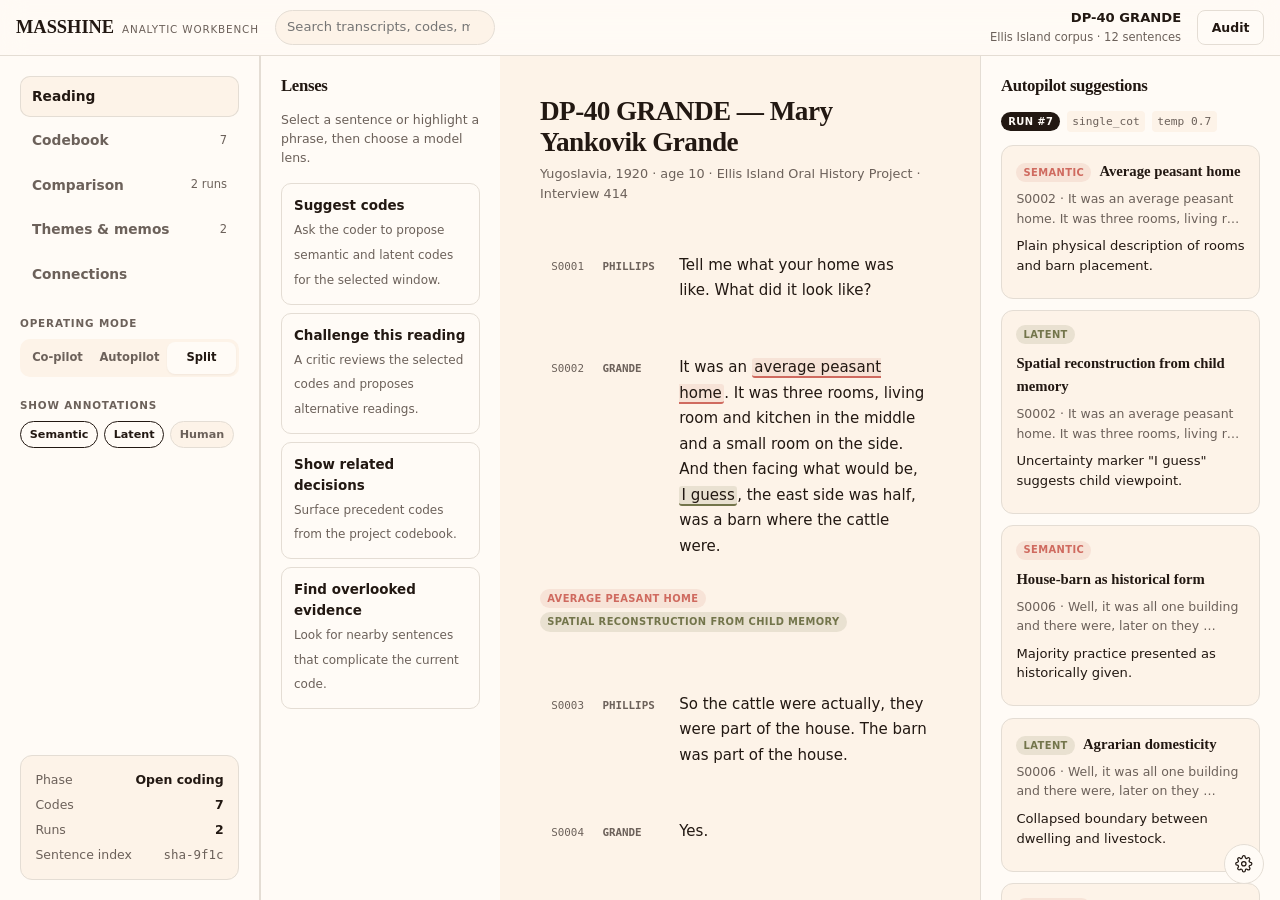
<file: design/masshine-shell-v2-2-mockup.html>
<!doctype html>
<html lang="en">
<head>
  <meta charset="utf-8">
  <meta name="viewport" content="width=device-width, initial-scale=1.0">
  <title>MASSHINE · Analytic Workbench</title>
  <style>
    :root {
      color-scheme: light;
      --bg: oklch(97% 0.018 70);
      --surface: oklch(99% 0.008 70);
      --fg: oklch(22% 0.02 50);
      --muted: oklch(50% 0.018 50);
      --border: oklch(90% 0.014 70);
      --accent: oklch(64% 0.13 28);
      --accent-soft: oklch(64% 0.13 28 / 0.12);
      --latent: oklch(55% 0.06 110);
      --latent-soft: oklch(55% 0.06 110 / 0.14);
      --human: oklch(55% 0.12 260);
      --human-soft: oklch(55% 0.12 260 / 0.12);
      --font-display: 'Tiempos Headline', 'Newsreader', 'Iowan Old Style', Georgia, serif;
      --font-body: 'Söhne', -apple-system, BlinkMacSystemFont, system-ui, sans-serif;
      --font-mono: ui-monospace, 'SF Mono', Menlo, monospace;
      --topbar-h: 56px;
      --sidebar-w: 260px;
      --radius: 12px;
      --pad: 1.25rem;
      --shadow: 0 24px 70px oklch(22% 0.02 50 / 0.06);
    }
    *, *::before, *::after { box-sizing: border-box; }
    html { font-size: 16px; }
    body { margin: 0; font-family: var(--font-body); background: var(--bg); color: var(--fg); line-height: 1.55; -webkit-font-smoothing: antialiased; }
    h1, h2, h3, h4 { font-family: var(--font-display); margin: 0; line-height: 1.15; letter-spacing: -0.02em; }
    button, input, textarea { font: inherit; color: inherit; }
    button { cursor: pointer; }

    .app {
      display: grid;
      grid-template: "topbar topbar" var(--topbar-h) "sidebar main" 1fr / var(--sidebar-w) 1fr;
      block-size: 100vh;
      overflow: hidden;
    }

    .topbar {
      grid-area: topbar;
      display: flex;
      align-items: center;
      gap: 1rem;
      padding-inline: 1rem;
      border-block-end: 1px solid var(--border);
      background: color-mix(in oklch, var(--surface) 92%, transparent);
      backdrop-filter: blur(12px);
    }
    .wordmark { display: flex; align-items: baseline; gap: 0.5rem; }
    .wordmark__title { font-family: var(--font-display); font-size: 1.15rem; font-weight: 600; }
    .wordmark__sub { font-size: 0.65rem; color: var(--muted); letter-spacing: 0.08em; text-transform: uppercase; }
    .topbar__doc { display: flex; flex-direction: column; margin-inline-start: auto; text-align: end; }
    .topbar__doc strong { font-size: 0.82rem; }
    .topbar__doc span { font-size: 0.72rem; color: var(--muted); }
    .search { position: relative; }
    .search input { width: 220px; padding: 0.4rem 0.7rem; border: 1px solid var(--border); border-radius: 999px; background: var(--bg); font-size: 0.82rem; }
    .search input:focus { outline: 2px solid var(--accent); outline-offset: 1px; }

    .sidebar {
      grid-area: sidebar;
      display: flex;
      flex-direction: column;
      gap: 1.25rem;
      padding: var(--pad);
      border-inline-end: 1px solid var(--border);
      background: var(--surface);
      overflow-y: auto;
    }
    .nav { list-style: none; margin: 0; padding: 0; display: flex; flex-direction: column; gap: 0.25rem; }
    .nav button {
      width: 100%;
      display: flex;
      align-items: center;
      gap: 0.6rem;
      padding: 0.6rem 0.75rem;
      border: 0;
      border-radius: 10px;
      background: transparent;
      color: var(--muted);
      font-size: 0.86rem;
      font-weight: 600;
      text-align: start;
      transition: background 120ms, color 120ms;
    }
    .nav button:hover { background: var(--bg); color: var(--fg); }
    .nav button.is-active { background: var(--bg); color: var(--fg); box-shadow: inset 0 0 0 1px var(--border); }
    .nav__count { margin-inline-start: auto; font-size: 0.72rem; color: var(--muted); font-weight: 500; }

    .mode { display: flex; flex-direction: column; gap: 0.5rem; }
    .mode__label { font-size: 0.65rem; color: var(--muted); letter-spacing: 0.08em; text-transform: uppercase; font-weight: 700; }
    .mode-switch {
      display: grid;
      grid-template-columns: repeat(3, 1fr);
      gap: 3px;
      padding: 3px;
      border-radius: 10px;
      background: var(--bg);
    }
    .mode-switch button {
      padding: 0.45rem 0.2rem;
      border: 0;
      border-radius: 8px;
      background: transparent;
      color: var(--muted);
      font-size: 0.72rem;
      font-weight: 700;
    }
    .mode-switch button.is-active { background: var(--surface); color: var(--fg); box-shadow: 0 1px 2px oklch(22% 0.02 50 / 0.05); }

    .filter { display: flex; flex-direction: column; gap: 0.5rem; }
    .filter__label { font-size: 0.65rem; color: var(--muted); letter-spacing: 0.08em; text-transform: uppercase; font-weight: 700; }
    .filter__chips { display: flex; flex-wrap: wrap; gap: 0.35rem; }
    .filter-chip {
      padding: 0.25rem 0.55rem;
      border: 1px solid var(--border);
      border-radius: 999px;
      background: var(--bg);
      color: var(--muted);
      font-size: 0.7rem;
      font-weight: 700;
    }
    .filter-chip.is-active { border-color: var(--fg); color: var(--fg); background: var(--surface); }

    .status { margin-block-start: auto; padding: 0.9rem; border: 1px solid var(--border); border-radius: var(--radius); background: var(--bg); }
    .status__row { display: flex; justify-content: space-between; font-size: 0.78rem; color: var(--muted); margin-bottom: 0.35rem; }
    .status__row:last-child { margin-bottom: 0; }
    .status__row strong { color: var(--fg); }

    .main { grid-area: main; overflow: auto; position: relative; background: var(--bg); }
    .view { display: none; min-block-size: 100%; }
    .view.is-active { display: grid; }

    .button {
      display: inline-flex;
      align-items: center;
      justify-content: center;
      gap: 0.35rem;
      padding: 0.45rem 0.85rem;
      border: 1px solid var(--border);
      border-radius: 8px;
      background: var(--surface);
      color: var(--fg);
      font-size: 0.78rem;
      font-weight: 700;
      transition: background 120ms, border-color 120ms;
    }
    .button:hover { background: var(--bg); }
    .button--primary { background: var(--accent); border-color: var(--accent); color: #fff; }
    .button--primary:hover { filter: brightness(0.96); }
    .button--small { padding: 0.25rem 0.55rem; font-size: 0.7rem; }

    .badge {
      display: inline-flex;
      padding: 0.12rem 0.45rem;
      border-radius: 999px;
      font-size: 0.62rem;
      font-weight: 800;
      letter-spacing: 0.04em;
      text-transform: uppercase;
      white-space: nowrap;
    }
    .badge--semantic { background: var(--accent-soft); color: var(--accent); }
    .badge--latent { background: var(--latent-soft); color: var(--latent); }
    .badge--human { background: var(--human-soft); color: var(--human); }
    .badge--run { background: var(--fg); color: var(--surface); }
    .badge--minority { background: color-mix(in oklch, var(--accent) 8%, var(--bg)); color: var(--accent); }

    .empty { color: var(--muted); font-size: 0.85rem; font-style: italic; }

    /* Annotation toolbar */
    .annotation-toolbar {
      position: absolute;
      display: none;
      flex-direction: column;
      gap: 0.5rem;
      padding: 0.6rem;
      background: var(--surface);
      border: 1px solid var(--border);
      border-radius: 10px;
      box-shadow: var(--shadow);
      z-index: 100;
      min-width: 220px;
    }
    .annotation-toolbar.is-open { display: flex; }
    .annotation-toolbar__head { font-size: 0.7rem; color: var(--muted); text-transform: uppercase; letter-spacing: 0.06em; font-weight: 700; }
    .annotation-toolbar__selection { font-size: 0.82rem; line-height: 1.4; max-width: 260px; }
    .annotation-toolbar__selection mark { background: var(--accent-soft); color: inherit; padding: 0 0.1rem; }
    .annotation-toolbar__codes { display: flex; flex-wrap: wrap; gap: 0.35rem; }
    .annotation-toolbar__codes button { padding: 0.25rem 0.55rem; border-radius: 999px; font-size: 0.7rem; font-weight: 700; border: 1px solid var(--border); background: var(--bg); }
    .annotation-toolbar__codes button:hover { border-color: var(--accent); }
    .annotation-toolbar__new { display: flex; gap: 0.35rem; }
    .annotation-toolbar__new input { flex: 1; padding: 0.35rem 0.5rem; border: 1px solid var(--border); border-radius: 6px; background: var(--bg); font-size: 0.78rem; }

    /* Reading view */
    .view--reading { display: block; }
    .reading { display: grid; grid-template-columns: 1fr; block-size: 100%; }
    .reading.is-split { grid-template-columns: 240px 1fr 300px; }
    .reading.is-copilot { grid-template-columns: 1fr 340px; }
    .reading.is-autopilot { grid-template-columns: 1fr 360px; }
    .reading__panel { display: none; overflow-y: auto; border-inline-start: 1px solid var(--border); background: var(--surface); padding: var(--pad); }
    .reading.is-split .lens-panel, .reading.is-split .autopilot-panel, .reading.is-copilot .copilot-panel, .reading.is-autopilot .autopilot-panel { display: block; }

    .transcript { overflow-y: auto; padding: 2.5rem; }
    .transcript__header { max-width: 68ch; margin-inline: auto; margin-bottom: 1.5rem; }
    .transcript__title { font-size: 1.7rem; }
    .transcript__meta { color: var(--muted); font-size: 0.8rem; margin-top: 0.35rem; }
    .sentences { max-width: 68ch; margin-inline: auto; display: flex; flex-direction: column; gap: 0.1rem; }
    .sentence {
      display: grid;
      grid-template-columns: 2.6rem 4.2rem 1fr;
      gap: 0.6rem;
      align-items: baseline;
      padding: 0.55rem 0.7rem;
      border-radius: 8px;
      cursor: pointer;
      transition: background 120ms;
      position: relative;
    }
    .sentence:hover { background: color-mix(in oklch, var(--accent) 5%, var(--bg)); }
    .sentence.is-active { background: color-mix(in oklch, var(--accent) 10%, var(--bg)); }
    .sent-id { font-family: var(--font-mono); font-size: 0.68rem; color: var(--muted); user-select: none; }
    .speaker { font-family: var(--font-mono); font-size: 0.68rem; font-weight: 700; color: var(--muted); text-transform: uppercase; user-select: none; }
    .sentence.is-active .speaker { color: var(--fg); }
    .sent-text { font-size: 0.94rem; line-height: 1.7; }
    .sent-text::selection { background: var(--accent-soft); }

    /* Inline code spans */
    .code-span {
      border-radius: 3px;
      padding: 0 0.15rem;
      cursor: pointer;
      transition: box-shadow 120ms;
      border-block-end: 2px solid transparent;
    }
    .code-span:hover { box-shadow: 0 0 0 2px color-mix(in oklch, var(--fg) 12%, transparent); }
    .code-span--semantic { background: var(--accent-soft); border-block-end-color: var(--accent); }
    .code-span--latent { background: var(--latent-soft); border-block-end-color: var(--latent); }
    .code-span--human { background: var(--human-soft); border-block-end-color: var(--human); }

    .code-tooltip {
      position: absolute;
      display: none;
      max-width: 280px;
      padding: 0.7rem 0.85rem;
      background: var(--surface);
      border: 1px solid var(--border);
      border-radius: 10px;
      box-shadow: var(--shadow);
      z-index: 90;
      font-size: 0.8rem;
      line-height: 1.45;
    }
    .code-tooltip.is-open { display: block; }
    .code-tooltip__title { font-family: var(--font-display); font-weight: 600; font-size: 0.88rem; margin-bottom: 0.25rem; }
    .code-tooltip__rationale { color: var(--muted); margin-bottom: 0.35rem; }
    .code-tooltip__actions { display: flex; gap: 0.35rem; }

    .sentence__code-strip {
      grid-column: 3;
      display: flex;
      flex-wrap: wrap;
      gap: 0.25rem;
      margin-block-start: 0.2rem;
    }
    .sentence__code-strip .badge { cursor: pointer; }

    .panel__title { font-family: var(--font-display); font-size: 1.05rem; margin-bottom: 1rem; }
    .panel__section { margin-bottom: 1.25rem; }
    .panel__hint { font-size: 0.78rem; color: var(--muted); margin-bottom: 1rem; line-height: 1.5; }

    .lens-list { display: flex; flex-direction: column; gap: 0.5rem; }
    .lens {
      padding: 0.75rem;
      border: 1px solid var(--border);
      border-radius: 10px;
      background: transparent;
      color: var(--fg);
      text-align: start;
      transition: background 120ms;
    }
    .lens:hover { background: var(--bg); }
    .lens__label { font-weight: 700; font-size: 0.84rem; display: block; }
    .lens__desc { font-size: 0.75rem; color: var(--muted); }

    .suggestion {
      border: 1px solid var(--border);
      border-radius: var(--radius);
      padding: 0.9rem;
      margin-bottom: 0.7rem;
      background: var(--bg);
    }
    .suggestion__head { display: flex; gap: 0.5rem; align-items: baseline; margin-bottom: 0.35rem; flex-wrap: wrap; }
    .suggestion__label { font-family: var(--font-display); font-weight: 600; font-size: 0.92rem; }
    .suggestion__evidence { font-size: 0.78rem; color: var(--muted); margin: 0.4rem 0; }
    .suggestion__rationale { font-size: 0.82rem; color: var(--fg); line-height: 1.5; margin: 0.5rem 0; }
    .suggestion__actions { display: flex; gap: 0.4rem; margin-top: 0.6rem; }

    .run-meta { display: flex; gap: 0.4rem; align-items: center; font-size: 0.7rem; color: var(--muted); margin-bottom: 0.8rem; }
    .run-meta code { font-family: var(--font-mono); background: var(--bg); padding: 0.1rem 0.35rem; border-radius: 4px; }

    /* Codebook view */
    .view--codebook { grid-template-columns: 300px 1fr; }
    .codebook-list { border-inline-end: 1px solid var(--border); background: var(--surface); overflow-y: auto; padding: var(--pad); }
    .codebook-detail { overflow-y: auto; padding: 2rem; }
    .code-card {
      padding: 0.85rem;
      border: 1px solid var(--border);
      border-radius: var(--radius);
      margin-bottom: 0.6rem;
      background: var(--bg);
      cursor: pointer;
      transition: border-color 120ms, background 120ms;
    }
    .code-card:hover { background: var(--surface); }
    .code-card.is-active { border-color: var(--accent); background: var(--surface); }
    .code-card__title { font-family: var(--font-display); font-weight: 600; font-size: 0.95rem; }
    .code-card__meta { font-size: 0.74rem; color: var(--muted); margin-top: 0.25rem; }
    .detail__header { margin-bottom: 1.25rem; padding-bottom: 1rem; border-block-end: 1px solid var(--border); }
    .detail__title { font-size: 1.6rem; margin-bottom: 0.4rem; }
    .detail__def { max-width: 65ch; font-size: 1rem; line-height: 1.6; color: var(--fg); }
    .detail__section { margin-bottom: 1.5rem; }
    .detail__section h3 { font-size: 0.72rem; color: var(--muted); letter-spacing: 0.08em; text-transform: uppercase; margin-bottom: 0.6rem; }
    .detail__quote { padding: 0.8rem 1rem; border-block-start: 3px solid var(--accent); background: color-mix(in oklch, var(--accent) 6%, var(--surface)); border-radius: 0 0 8px 8px; font-family: var(--font-display); font-size: 0.95rem; line-height: 1.45; }
    .detail__memo { padding: 0.8rem 1rem; border: 1px solid var(--border); border-radius: 8px; background: var(--surface); font-size: 0.85rem; line-height: 1.5; }

    /* Comparison view */
    .view--comparison { grid-template-rows: auto 1fr; }
    .comparison__header { padding: 1.5rem 2rem; border-block-end: 1px solid var(--border); }
    .comparison__header h2 { font-size: 1.5rem; }
    .comparison__header p { color: var(--muted); font-size: 0.88rem; margin: 0.3rem 0 0; max-width: 70ch; }
    .comparison__body { display: grid; grid-template-columns: 1fr 1fr; gap: 1px; background: var(--border); overflow-y: auto; }
    .comparison__col { background: var(--bg); padding: 1.5rem; }
    .comparison__col h3 { font-size: 1.1rem; margin-bottom: 0.25rem; }
    .comparison__col .meta { font-size: 0.75rem; color: var(--muted); margin-bottom: 1rem; }
    .overlap { padding: 0.7rem; border-radius: 8px; background: color-mix(in oklch, var(--accent) 8%, var(--surface)); margin-bottom: 1rem; }
    .overlap h4 { font-size: 0.7rem; color: var(--muted); text-transform: uppercase; letter-spacing: 0.06em; margin-bottom: 0.4rem; }
    .verdict { display: inline-flex; padding: 0.2rem 0.5rem; border-radius: 6px; font-size: 0.7rem; font-weight: 700; margin-top: 0.5rem; }
    .verdict--disagree { background: var(--border); color: var(--muted); }

    /* Themes view */
    .view--themes { display: block; max-width: 900px; margin-inline: auto; padding: 2rem; }
    .view--themes h2 { font-size: 1.7rem; margin-bottom: 0.4rem; }
    .view--themes > p { color: var(--muted); margin: 0 0 1.5rem; max-width: 65ch; }
    .theme-card { border: 1px solid var(--border); border-radius: 16px; padding: 1.6rem; margin-bottom: 1rem; background: var(--surface); }
    .theme-card__claim { font-family: var(--font-display); font-size: 1.25rem; margin-bottom: 1rem; line-height: 1.3; }
    .theme-card__section { margin-bottom: 1.1rem; }
    .theme-card__section h4 { font-size: 0.7rem; color: var(--muted); text-transform: uppercase; letter-spacing: 0.07em; margin-bottom: 0.5rem; }
    .chip-list { display: flex; flex-wrap: wrap; gap: 0.4rem; }
    .chip { padding: 0.25rem 0.6rem; border: 1px solid var(--border); border-radius: 999px; font-size: 0.76rem; background: var(--bg); }
    .theme-memo { width: 100%; min-height: 80px; padding: 0.75rem; border: 1px solid var(--border); border-radius: 8px; background: var(--bg); font-size: 0.85rem; resize: vertical; }

    /* Connections view */
    .view--connections { display: block; padding: 2rem; }
    .view--connections h2 { font-size: 1.7rem; margin-bottom: 0.4rem; }
    .view--connections > p { color: var(--muted); margin: 0 0 1.5rem; max-width: 65ch; }
    .connection-grid { display: grid; grid-template-columns: repeat(auto-fill, minmax(260px, 1fr)); gap: 1rem; }
    .connection-card { border: 1px solid var(--border); border-radius: 14px; padding: 1.1rem; background: var(--surface); }
    .connection-card__code { font-family: var(--font-display); font-size: 1.05rem; font-weight: 600; margin-bottom: 0.5rem; }
    .connection-card__list { list-style: none; margin: 0; padding: 0; display: flex; flex-direction: column; gap: 0.35rem; }
    .connection-card__list li { font-size: 0.78rem; color: var(--muted); cursor: pointer; padding: 0.25rem 0.4rem; border-radius: 6px; }
    .connection-card__list li:hover { background: var(--bg); color: var(--fg); }
    .connection-card__list li strong { color: var(--fg); font-weight: 600; }

    /* Audit drawer */
    .audit {
      position: fixed;
      inset-inline-end: 0;
      inset-block-start: var(--topbar-h);
      inline-size: 340px;
      block-size: calc(100vh - var(--topbar-h));
      background: var(--surface);
      border-inline-start: 1px solid var(--border);
      transform: translateX(100%);
      transition: transform 200ms ease;
      z-index: 50;
      overflow-y: auto;
      padding: var(--pad);
    }
    .audit.is-open { transform: translateX(0); }
    .audit h3 { font-size: 1rem; margin-bottom: 1rem; }
    .audit__block { margin-bottom: 1.25rem; padding-bottom: 1.25rem; border-block-end: 1px solid var(--border); }
    .audit__block:last-child { border-block-end: 0; }
    .audit__row { display: flex; justify-content: space-between; font-size: 0.78rem; color: var(--muted); margin-bottom: 0.35rem; }
    .audit__row strong { color: var(--fg); font-family: var(--font-mono); font-weight: 600; }
    .audit__log { font-family: var(--font-mono); font-size: 0.72rem; line-height: 1.55; color: var(--muted); }
    .audit__log li { margin-bottom: 0.5rem; }

    /* Tweaks */
    .tweaks { position: fixed; inset-inline-end: 1rem; inset-block-end: 1rem; z-index: 60; }
    .tweaks__panel { display: none; background: var(--surface); border: 1px solid var(--border); border-radius: var(--radius); padding: var(--pad); width: 220px; box-shadow: var(--shadow); }
    .tweaks__panel.is-open { display: block; }
    .tweaks__head { display: flex; justify-content: space-between; align-items: center; margin-bottom: 0.75rem; }
    .tweaks__head h4 { font-size: 0.85rem; }
    .tweaks__row { margin-bottom: 0.75rem; }
    .tweaks__row label { display: block; font-size: 0.72rem; color: var(--muted); margin-bottom: 0.25rem; }
    .tweaks__row input[type="range"] { width: 100%; }
    .tweaks__toggle { width: 2.5rem; height: 2.5rem; border-radius: 50%; border: 1px solid var(--border); background: var(--surface); color: var(--fg); display: grid; place-items: center; }
    .tweaks__toggle svg { width: 1.1rem; height: 1.1rem; }

    .sr-only { position: absolute; width: 1px; height: 1px; padding: 0; margin: -1px; overflow: hidden; clip: rect(0,0,0,0); border: 0; }
  </style>
</head>
<body>
  <div class="app" data-od-id="shell">
    <header class="topbar">
      <div class="wordmark">
        <span class="wordmark__title">MASSHINE</span>
        <span class="wordmark__sub">Analytic workbench</span>
      </div>
      <label class="search">
        <span class="sr-only">Search transcripts, codes, or memos</span>
        <input type="search" placeholder="Search transcripts, codes, memos…">
      </label>
      <div class="topbar__doc">
        <strong>DP-40 GRANDE</strong>
        <span>Ellis Island corpus · 12 sentences</span>
      </div>
      <button class="button" id="audit-toggle">Audit</button>
    </header>

    <aside class="sidebar" data-od-id="sidebar">
      <nav aria-label="Views">
        <ul class="nav">
          <li><button class="is-active" data-view="reading"><span>Reading</span><span class="nav__count"></span></button></li>
          <li><button data-view="codebook"><span>Codebook</span><span class="nav__count">7</span></button></li>
          <li><button data-view="comparison"><span>Comparison</span><span class="nav__count">2 runs</span></button></li>
          <li><button data-view="themes"><span>Themes &amp; memos</span><span class="nav__count">2</span></button></li>
          <li><button data-view="connections"><span>Connections</span><span class="nav__count"></span></button></li>
        </ul>
      </nav>

      <div class="mode">
        <span class="mode__label">Operating mode</span>
        <div class="mode-switch" role="group" aria-label="Choose operating mode">
          <button data-mode="copilot">Co-pilot</button>
          <button data-mode="autopilot">Autopilot</button>
          <button class="is-active" data-mode="split">Split</button>
        </div>
      </div>

      <div class="filter">
        <span class="filter__label">Show annotations</span>
        <div class="filter__chips">
          <button class="filter-chip is-active" data-filter="semantic">Semantic</button>
          <button class="filter-chip is-active" data-filter="latent">Latent</button>
          <button class="filter-chip" data-filter="human">Human</button>
        </div>
      </div>

      <div class="status">
        <div class="status__row"><span>Phase</span><strong>Open coding</strong></div>
        <div class="status__row"><span>Codes</span><strong>7</strong></div>
        <div class="status__row"><span>Runs</span><strong>2</strong></div>
        <div class="status__row"><span>Sentence index</span><code>sha-9f1c</code></div>
      </div>
    </aside>

    <main class="main" data-od-id="main">
      <section class="view view--reading is-active" data-view="reading" data-od-id="view-reading">
        <div class="reading is-split" id="reading-layout">
          <div class="reading__panel lens-panel">
            <h3 class="panel__title">Lenses</h3>
            <p class="panel__hint">Select a sentence or highlight a phrase, then choose a model lens.</p>
            <div class="lens-list">
              <button class="lens" data-lens="suggest"><span class="lens__label">Suggest codes</span><span class="lens__desc">Ask the coder to propose semantic and latent codes for the selected window.</span></button>
              <button class="lens" data-lens="challenge"><span class="lens__label">Challenge this reading</span><span class="lens__desc">A critic reviews the selected codes and proposes alternative readings.</span></button>
              <button class="lens" data-lens="related"><span class="lens__label">Show related decisions</span><span class="lens__desc">Surface precedent codes from the project codebook.</span></button>
              <button class="lens" data-lens="overlooked"><span class="lens__label">Find overlooked evidence</span><span class="lens__desc">Look for nearby sentences that complicate the current code.</span></button>
            </div>
          </div>

          <div class="transcript" data-od-id="transcript">
            <header class="transcript__header">
              <h1 class="transcript__title">DP-40 GRANDE — Mary Yankovik Grande</h1>
              <p class="transcript__meta">Yugoslavia, 1920 · age 10 · Ellis Island Oral History Project · Interview 414</p>
            </header>
            <div class="sentences" id="sentences"></div>
          </div>

          <div class="reading__panel copilot-panel" id="copilot-panel">
            <h3 class="panel__title">Co-pilot suggestion</h3>
            <div id="copilot-content">
              <p class="empty">Select a sentence or highlight a phrase to see a co-pilot suggestion.</p>
            </div>
          </div>

          <div class="reading__panel autopilot-panel" id="autopilot-panel">
            <h3 class="panel__title">Autopilot suggestions</h3>
            <div class="run-meta"><span class="badge badge--run">Run #7</span><code>single_cot</code><code>temp 0.7</code></div>
            <div id="autopilot-content"></div>
          </div>
        </div>
      </section>

      <section class="view view--codebook" data-view="codebook" data-od-id="view-codebook">
        <div class="codebook-list" id="codebook-list"></div>
        <div class="codebook-detail" id="codebook-detail">
          <p class="empty">Select a code from the list to inspect its definition, evidence, and history.</p>
        </div>
      </section>

      <section class="view view--comparison" data-view="comparison" data-od-id="view-comparison">
        <div class="comparison__header">
          <h2>Compare runs</h2>
          <p>Where architectures agree, diverge, or produce minority readings on the same sentence.</p>
        </div>
        <div class="comparison__body" id="comparison-body"></div>
      </section>

      <section class="view view--themes" data-view="themes" data-od-id="view-themes">
        <h2>Themes &amp; memos</h2>
        <p>Candidate themes are claims with supporting and contradicting evidence. The human refines them.</p>
        <div id="themes-content"></div>
      </section>

      <section class="view view--connections" data-view="connections" data-od-id="view-connections">
        <h2>Connections</h2>
        <p>Sentences that share codes. Click any sentence to jump back to it in the transcript.</p>
        <div class="connection-grid" id="connections-content"></div>
      </section>
    </main>

    <aside class="annotation-toolbar" id="annotation-toolbar" aria-label="Annotation toolbar">
      <div class="annotation-toolbar__head">Apply a code</div>
      <div class="annotation-toolbar__selection" id="toolbar-selection"></div>
      <div class="annotation-toolbar__codes" id="toolbar-codes"></div>
      <div class="annotation-toolbar__new">
        <input type="text" id="toolbar-new" placeholder="New code…">
        <button class="button button--primary button--small" id="toolbar-create">Create</button>
      </div>
    </aside>

    <aside class="code-tooltip" id="code-tooltip" aria-label="Code tooltip">
      <div class="code-tooltip__title" id="tooltip-title"></div>
      <div class="code-tooltip__rationale" id="tooltip-rationale"></div>
      <div class="code-tooltip__actions">
        <button class="button button--small" id="tooltip-open">Open code</button>
        <button class="button button--small" id="tooltip-dismiss">Dismiss</button>
      </div>
    </aside>

    <aside class="audit" id="audit-drawer" aria-label="Audit panel">
      <h3>Audit — Run #7</h3>
      <div class="audit__block">
        <div class="audit__row"><span>Architecture</span><strong>single_cot</strong></div>
        <div class="audit__row"><span>Model</span><strong>MiniMax-M3</strong></div>
        <div class="audit__row"><span>Method frame</span><strong>reflexive_ta</strong></div>
        <div class="audit__row"><span>Prompt hash</span><strong>a3f7c9d</strong></div>
        <div class="audit__row"><span>Tokens</span><strong>14,220 in / 1,840 out</strong></div>
        <div class="audit__row"><span>Cost</span><strong>$0.04</strong></div>
      </div>
      <div class="audit__block">
        <h3>Event log</h3>
        <ol class="audit__log">
          <li>import_document(dp-40-grande.txt)</li>
          <li>index_sentences(sha-9f1c)</li>
          <li>create_run(#7, single_cot, reflexive_ta)</li>
          <li>coder_window(S0002…S0006) → 4 codes</li>
          <li>conciliator → create, create, create, defer</li>
          <li>coder_window(S0007…S0012) → 5 codes</li>
        </ol>
      </div>
    </aside>
  </div>

  <div class="tweaks">
    <button class="tweaks__toggle" id="tweaks-toggle" aria-label="Design tweaks"><svg viewBox="0 0 24 24" fill="none" stroke="currentColor" stroke-width="1.7"><circle cx="12" cy="12" r="3"/><path d="M19.4 15a1.65 1.65 0 0 0 .33 1.82l.06.06a2 2 0 0 1 0 2.83 2 2 0 0 1-2.83 0l-.06-.06a1.65 1.65 0 0 0-1.82-.33 1.65 1.65 0 0 0-1 1.51V21a2 2 0 0 1-2 2 2 2 0 0 1-2-2v-.09A1.65 1.65 0 0 0 9 19.4a1.65 1.65 0 0 0-1.82.33l-.06-.06a2 2 0 0 1-2.83 0 2 2 0 0 1 0-2.83l.06-.06a1.65 1.65 0 0 0 .33-1.82 1.65 1.65 0 0 0-1.51-1H3a2 2 0 0 1-2-2 2 2 0 0 1 2-2h.09A1.65 1.65 0 0 0 4.6 9a1.65 1.65 0 0 0-.33-1.82l-.06-.06a2 2 0 0 1 0-2.83 2 2 0 0 1 2.83 0l.06.06a1.65 1.65 0 0 0 1.82.33H9a1.65 1.65 0 0 0 1-1.51V3a2 2 0 0 1 2-2 2 2 0 0 1 2 2v.09a1.65 1.65 0 0 0 1 1.51 1.65 1.65 0 0 0 1.82-.33l.06-.06a2 2 0 0 1 2.83 0 2 2 0 0 1 0 2.83l-.06.06a1.65 1.65 0 0 0-.33 1.82V9a1.65 1.65 0 0 0 1.51 1H21a2 2 0 0 1 2 2 2 2 0 0 1-2 2h-.09a1.65 1.65 0 0 0-1.51 1Z"/></svg></button>
    <div class="tweaks__panel" id="tweaks-panel">
      <div class="tweaks__head"><h4>Tweaks</h4><button class="button button--small" id="tweaks-close">Close</button></div>
      <div class="tweaks__row"><label for="t-accent">Accent hue</label><input type="range" id="t-accent" min="0" max="360" value="28"></div>
      <div class="tweaks__row"><label for="t-scale">Type scale</label><input type="range" id="t-scale" min="14" max="20" value="16"></div>
      <div class="tweaks__row"><label for="t-density">Density</label><input type="range" id="t-density" min="0" max="2" value="0"></div>
    </div>
  </div>

  <script>
    (function () {
      'use strict';

      const DOC = {
        title: 'DP-40 GRANDE — Mary Yankovik Grande',
        subtitle: 'Yugoslavia, 1920 · age 10',
        sentences: [
          { id: 'S0001', speaker: 'PHILLIPS', text: 'Tell me what your home was like. What did it look like?' },
          { id: 'S0002', speaker: 'GRANDE', text: 'It was an average peasant home. It was three rooms, living room and kitchen in the middle and a small room on the side. And then facing what would be, I guess, the east side was half, was a barn where the cattle were.' },
          { id: 'S0003', speaker: 'PHILLIPS', text: 'So the cattle were actually, they were part of the house. The barn was part of the house.' },
          { id: 'S0004', speaker: 'GRANDE', text: 'Yes.' },
          { id: 'S0005', speaker: 'PHILLIPS', text: 'Explain that to us, what was that like.' },
          { id: 'S0006', speaker: 'GRANDE', text: 'Well, it was all one building and there were, later on they made that as all one room, but at that time we had a half a room was like for the barn, for the cows, or when my brother had horses it was there. And then there was a manure pile just to the side of it. And the majority of people had it similar like that.' },
          { id: 'S0007', speaker: 'PHILLIPS', text: 'And what was it like for a little girl to be living so close to the animals? Did you enjoy that, or were you--' },
          { id: 'S0008', speaker: 'GRANDE', text: 'Oh, yes. I enjoyed it because they were part of my life. In fact, I had a pet cow that I loved very much. And then the pigs were, the pig sty was just across from the kitchen door, just a little ways away. So all the animals were right close to the house.' },
          { id: 'S0009', speaker: 'PHILLIPS', text: 'Did you like the pigs?' },
          { id: 'S0010', speaker: 'GRANDE', text: 'Oh, yeah. They used to slaughter them in winter and save some meat, cured it, for the summer. And some of it was for right away. Not too much fresh, but mostly cured.' },
          { id: 'S0011', speaker: 'PHILLIPS', text: 'Did you used to help do that?' },
          { id: 'S0012', speaker: 'GRANDE', text: "I had to help with, when they killed the pigs I had to catch the blood. I didn't like it, but that was part of my job." }
        ]
      };

      const ANNOTATIONS = [
        { sid: 'S0002', start: 10, end: 30, code: 'average-peasant-home', source: 'semantic', rationale: 'Plain physical description of the dwelling.' },
        { sid: 'S0002', start: 151, end: 158, code: 'spatial-reconstruction', source: 'latent', rationale: 'Uncertainty marker suggests child viewpoint.' },
        { sid: 'S0006', start: 0, end: 29, code: 'house-barn-historical', source: 'semantic', rationale: 'Majority practice presented as historically given.' },
        { sid: 'S0006', start: 267, end: 314, code: 'house-barn-historical', source: 'semantic', rationale: 'Explicit majority claim.' },
        { sid: 'S0008', start: 30, end: 55, code: 'animals-as-companions', source: 'semantic', rationale: 'Affectionate statement of animals being part of life.' },
        { sid: 'S0008', start: 66, end: 104, code: 'animals-as-companions', source: 'semantic', rationale: 'Named pet cow with emotional attachment.' },
        { sid: 'S0010', start: 23, end: 92, code: 'seasonal-preservation', source: 'semantic', rationale: 'Winter slaughter and curing for summer.' },
        { sid: 'S0012', start: 0, end: 70, code: 'child-slaughter', source: 'semantic', rationale: 'Assigned task during pig killing.' },
        { sid: 'S0012', start: 72, end: 117, code: 'reluctant-compliance', source: 'latent', rationale: 'Dislike versus obligation.' }
      ];

      const COPILOT = {
        S0002: { lens: 'Suggest codes', codes: [
          { type: 'semantic', label: 'Average peasant home', rationale: 'The speaker describes the physical layout of the house in plain, evaluative terms.' },
          { type: 'latent', label: 'Spatial reconstruction from child memory', rationale: 'The phrase "I guess" signals the speaker is reconstructing the layout from a child’s uncertain point of view.' }
        ]},
        S0006: { lens: 'Suggest codes', codes: [
          { type: 'semantic', label: 'House-barn as historical form', rationale: 'The speaker presents the house-barn as the ordinary, majority form of the village.' },
          { type: 'latent', label: 'Agrarian domesticity', rationale: 'Livestock, manure, and living space share one building; the boundary between home and farm is blurred.' }
        ]},
        S0008: { lens: 'Suggest codes', codes: [
          { type: 'semantic', label: 'Animals as companions', rationale: 'The speaker names a pet cow and locates animals in daily life close to the house.' },
          { type: 'latent', label: 'Animals as part of self', rationale: 'Enjoyment is explained by animals being "part of my life" — identity and household are intertwined.' }
        ]},
        S0010: { lens: 'Suggest codes', codes: [
          { type: 'semantic', label: 'Seasonal meat preservation', rationale: 'Slaughter in winter, curing for summer; a concrete food practice.' },
          { type: 'latent', label: 'Food scarcity / self-sufficiency', rationale: 'Preservation is framed as necessity, not culinary preference.' }
        ]},
        S0012: { lens: 'Suggest codes', codes: [
          { type: 'semantic', label: 'Child participation in slaughter', rationale: 'The speaker explicitly names a task assigned to her during pig slaughter.' },
          { type: 'latent', label: 'Reluctant compliance with labor', rationale: 'The qualification "I didn\'t like it" introduces emotional tension with the obligation "part of my job".' }
        ]}
      };

      const AUTOPILOT = [
        { sid: 'S0002', type: 'semantic', label: 'Average peasant home', rationale: 'Plain physical description of rooms and barn placement.' },
        { sid: 'S0002', type: 'latent', label: 'Spatial reconstruction from child memory', rationale: 'Uncertainty marker "I guess" suggests child viewpoint.' },
        { sid: 'S0006', type: 'semantic', label: 'House-barn as historical form', rationale: 'Majority practice presented as historically given.' },
        { sid: 'S0006', type: 'latent', label: 'Agrarian domesticity', rationale: 'Collapsed boundary between dwelling and livestock.' },
        { sid: 'S0008', type: 'semantic', label: 'Animals as companions', rationale: 'Pet cow and proximity to kitchen door.' },
        { sid: 'S0010', type: 'semantic', label: 'Seasonal meat preservation', rationale: 'Winter slaughter, curing for summer.' },
        { sid: 'S0012', type: 'semantic', label: 'Child participation in slaughter', rationale: 'Assigned task during pig killing.' },
        { sid: 'S0012', type: 'latent', label: 'Reluctant compliance with labor', rationale: 'Dislike versus obligation.' }
      ];

      const CODES = [
        { id: 'average-peasant-home', label: 'Average peasant home', type: 'semantic', evidence: ['S0002'], status: 'stable', definition: 'A surface description of the speaker’s childhood dwelling, emphasizing its modest scale and functional layout.', memo: 'Stable across the first two transcripts. Keep distinct from "house-barn as historical form".', quote: 'It was an average peasant home. It was three rooms, living room and kitchen in the middle and a small room on the side.' },
        { id: 'spatial-reconstruction', label: 'Spatial reconstruction from child memory', type: 'latent', evidence: ['S0002'], status: 'minority', definition: 'The speaker is not certain of spatial facts; the description is a reconstruction from a child’s perspective.', memo: 'Minority reading. The interviewer does not probe the "I guess", so this code rests on a single hesitation.', quote: 'And then facing what would be, I guess, the east side was half, was a barn where the cattle were.' },
        { id: 'house-barn-historical', label: 'House-barn as historical form', type: 'semantic', evidence: ['S0006'], status: 'stable', definition: 'The house-barn is described as a common, historically established building form rather than an individual choice.', memo: 'Use as boundary case when comparing farm architecture across transcripts.', quote: 'Well, it was all one building and there were, later on they made that as all one room, but at that time we had a half a room was like for the barn…' },
        { id: 'animals-as-companions', label: 'Animals as companions', type: 'semantic', evidence: ['S0008'], status: 'stable', definition: 'Animals are named and emotionally attached; their proximity is remembered with affection.', memo: 'May contradict utility-focused codes; keep both and note the tension.', quote: 'I enjoyed it because they were part of my life. In fact, I had a pet cow that I loved very much.' },
        { id: 'seasonal-preservation', label: 'Seasonal meat preservation', type: 'semantic', evidence: ['S0010'], status: 'stable', definition: 'The practice of slaughtering animals in winter and curing meat for summer consumption.', memo: 'Linked to food self-sufficiency but should not be merged; one is practice, the other is implied scarcity.', quote: 'They used to slaughter them in winter and save some meat, cured it, for the summer.' },
        { id: 'child-slaughter', label: 'Child participation in slaughter', type: 'semantic', evidence: ['S0012'], status: 'contested', definition: 'A child is assigned a concrete, physically proximate task during animal slaughter.', memo: 'Contested because the same sentence supports a latent reading of reluctant compliance.', quote: "I had to help with, when they killed the pigs I had to catch the blood. I didn't like it, but that was part of my job." },
        { id: 'reluctant-compliance', label: 'Reluctant compliance with labor', type: 'latent', evidence: ['S0012'], status: 'minority', definition: 'A task is performed despite the speaker’s stated dislike, framed as obligatory duty.', memo: 'Minority / latent counterpart to child participation. Do not merge until the theme pass.', quote: "I didn't like it, but that was part of my job." }
      ];

      const COMPARISON = {
        sentence: { id: 'S0012', speaker: 'GRANDE', text: "I had to help with, when they killed the pigs I had to catch the blood. I didn't like it, but that was part of my job." },
        runs: [
          { id: 7, architecture: 'single_cot', model: 'MiniMax-M3', temp: 0.7, codes: [
            { type: 'semantic', label: 'Child participation in slaughter', rationale: 'Explicit task assignment during pig killing.' },
            { type: 'latent', label: 'Reluctant compliance with labor', rationale: 'Dislike versus obligation.' }
          ]},
          { id: 8, architecture: 'coder_critic', model: 'MiniMax-M3', temp: 0.7, codes: [
            { type: 'semantic', label: 'Child participation in slaughter', rationale: 'Same direct evidence as run #7.' },
            { type: 'latent', label: 'Gendered child labor', rationale: 'The critic notes the task is bodily, close to the home, and assigned to a daughter.' }
          ]}
        ]
      };

      const THEMES = [
        { id: 'continuity-agrarian', claim: 'The household is organized around the continual presence of animals and food preservation; the house-barn form is remembered as historically given rather than chosen.', supporting: ['house-barn-historical', 'seasonal-preservation'], contradicting: ['animals-as-companions'], memo: 'The affection in S0008 complicates a purely utilitarian reading.' },
        { id: 'gendered-child-labor', claim: 'Children, and daughters in particular, were assigned physically unpleasant farm tasks that they experienced as obligatory even when emotionally aversive.', supporting: ['child-slaughter', 'reluctant-compliance'], contradicting: [], memo: 'Need more evidence before claiming gender; the latent reading is still minority.' }
      ];

      let activeFilters = new Set(['semantic', 'latent']);

      function escapeHTML(s) {
        return String(s == null ? '' : s)
          .replace(/&/g, '&amp;')
          .replace(/</g, '&lt;')
          .replace(/>/g, '&gt;')
          .replace(/"/g, '&quot;')
          .replace(/'/g, '&#39;');
      }

      function annotateText(text, sid) {
        const spans = ANNOTATIONS.filter(a => a.sid === sid).sort((a, b) => a.start - b.start);
        if (!spans.length) return escapeHTML(text);

        let html = '';
        let cursor = 0;
        for (const s of spans) {
          const code = CODES.find(c => c.id === s.code);
          if (!code) continue;
          if (cursor < s.start) html += escapeHTML(text.slice(cursor, s.start));
          const hidden = activeFilters.has(s.source) ? '' : ' style="display:none"';
          html += `<span class="code-span code-span--${s.source}" data-code="${s.code}" data-sid="${sid}" data-rationale="${escapeHTML(s.rationale)}" data-source="${s.source}"${hidden}>${escapeHTML(text.slice(s.start, s.end))}</span>`;
          cursor = Math.max(cursor, s.end);
        }
        if (cursor < text.length) html += escapeHTML(text.slice(cursor));
        return html;
      }

      function renderTranscript() {
        const root = document.getElementById('sentences');
        root.innerHTML = DOC.sentences.map(s => {
          const sentenceCodes = ANNOTATIONS.filter(a => a.sid === s.id);
          const strip = sentenceCodes.length ? `
            <div class="sentence__code-strip">
              ${sentenceCodes.map(a => {
                const c = CODES.find(x => x.id === a.code);
                return `<span class="badge badge--${a.source}" data-code="${a.code}" data-sid="${s.id}">${c ? escapeHTML(c.label) : a.code}</span>`;
              }).join('')}
            </div>
          ` : '';
          return `
            <p class="sentence" data-sid="${s.id}">
              <span class="sent-id">${s.id}</span>
              <span class="speaker">${escapeHTML(s.speaker)}</span>
              <span class="sent-text">${annotateText(s.text, s.id)}</span>
              ${strip}
            </p>
          `;
        }).join('');
        root.querySelectorAll('.sentence').forEach(el => {
          el.addEventListener('click', e => {
            if (e.target.closest('.code-span, .badge')) return;
            selectSentence(el.dataset.sid);
          });
        });
        root.querySelectorAll('.code-span').forEach(el => {
          el.addEventListener('mouseenter', e => showTooltip(e, el));
          el.addEventListener('mouseleave', hideTooltip);
          el.addEventListener('click', e => {
            e.stopPropagation();
            openCode(el.dataset.code);
            selectSentence(el.dataset.sid);
          });
        });
        root.querySelectorAll('.sentence__code-strip .badge').forEach(badge => {
          badge.addEventListener('click', e => {
            e.stopPropagation();
            openCode(badge.dataset.code);
            selectSentence(badge.dataset.sid);
          });
        });
      }

      function selectSentence(sid) {
        document.querySelectorAll('.sentence').forEach(el => el.classList.toggle('is-active', el.dataset.sid === sid));
        const data = COPILOT[sid];
        const panel = document.getElementById('copilot-content');
        if (!data) {
          panel.innerHTML = '<p class="empty">No co-pilot suggestion for this sentence yet. Try a lens or highlight a phrase.</p>';
          return;
        }
        panel.innerHTML = `
          <div class="run-meta"><span class="badge badge--run">Run #7</span><code>co-pilot</code><code>${escapeHTML(data.lens)}</code></div>
          ${data.codes.map(c => `
            <div class="suggestion">
              <div class="suggestion__head"><span class="badge badge--${c.type}">${c.type}</span><span class="suggestion__label">${escapeHTML(c.label)}</span></div>
              <p class="suggestion__rationale">${escapeHTML(c.rationale)}</p>
              <p class="suggestion__evidence">Evidence: <strong>${sid}</strong></p>
              <div class="suggestion__actions">
                <button class="button button--primary button--small">Accept</button>
                <button class="button button--small">Edit</button>
                <button class="button button--small">Memo</button>
              </div>
            </div>
          `).join('')}
        `;
      }

      function renderAutopilot() {
        document.getElementById('autopilot-content').innerHTML = AUTOPILOT.map(a => `
          <div class="suggestion">
            <div class="suggestion__head"><span class="badge badge--${a.type}">${a.type}</span><span class="suggestion__label">${escapeHTML(a.label)}</span></div>
            <p class="suggestion__evidence">${escapeHTML(a.sid)} · ${escapeHTML(DOC.sentences.find(s => s.id === a.sid)?.text.slice(0, 60) + '…')}</p>
            <p class="suggestion__rationale">${escapeHTML(a.rationale)}</p>
          </div>
        `).join('');
      }

      function renderCodebook() {
        const list = document.getElementById('codebook-list');
        list.innerHTML = CODES.map(c => `
          <div class="code-card" data-cid="${c.id}">
            <div class="suggestion__head"><span class="badge badge--${c.type}">${c.type}</span><span class="code-card__title">${escapeHTML(c.label)}</span></div>
            <div class="code-card__meta">${c.status} · ${c.evidence.length} sentence${c.evidence.length > 1 ? 's' : ''}</div>
          </div>
        `).join('');
        list.querySelectorAll('.code-card').forEach(card => {
          card.addEventListener('click', () => openCode(card.dataset.cid));
        });
        if (CODES.length) openCode(CODES[0].id);
      }

      function openCode(cid) {
        document.querySelectorAll('.code-card').forEach(c => c.classList.toggle('is-active', c.dataset.cid === cid));
        const c = CODES.find(x => x.id === cid);
        document.getElementById('codebook-detail').innerHTML = `
          <div class="detail__header">
            <div class="suggestion__head"><span class="badge badge--${c.type}">${c.type}</span><span class="badge badge--${c.status === 'minority' ? 'minority' : 'run'}">${c.status}</span></div>
            <h2 class="detail__title">${escapeHTML(c.label)}</h2>
            <p class="detail__def">${escapeHTML(c.definition)}</p>
          </div>
          <div class="detail__section">
            <h3>Verbatim evidence</h3>
            <blockquote class="detail__quote">${escapeHTML(c.quote)}</blockquote>
          </div>
          <div class="detail__section">
            <h3>Researcher memo</h3>
            <p class="detail__memo">${escapeHTML(c.memo)}</p>
          </div>
          <div class="detail__section">
            <h3>Actions</h3>
            <div style="display:flex;gap:.5rem;">
              <button class="button button--primary">Merge into…</button>
              <button class="button">Split</button>
              <button class="button">Write memo</button>
            </div>
          </div>
        `;
      }

      function renderComparison() {
        const body = document.getElementById('comparison-body');
        const [runA, runB] = COMPARISON.runs;
        const overlap = runA.codes.filter(a => runB.codes.some(b => b.label === a.label));
        const uniqueA = runA.codes.filter(a => !runB.codes.some(b => b.label === a.label));
        const uniqueB = runB.codes.filter(b => !runA.codes.some(a => a.label === b.label));
        body.innerHTML = `
          <div class="comparison__col">
            <h3>Run #${runA.id} · ${escapeHTML(runA.architecture)}</h3>
            <p class="meta">${escapeHTML(runA.model)} · temp ${runA.temp} · prompt a3f7c9d</p>
            <div class="overlap"><h4>Overlap with run #${runB.id}</h4>${overlap.map(c => `<span class="badge badge--${c.type}">${c.type}</span> <strong>${escapeHTML(c.label)}</strong><p style="font-size:.78rem;color:var(--muted);margin:.3rem 0 0;">${escapeHTML(c.rationale)}</p>`).join('<hr style="border:0;border-top:1px solid var(--border);margin:.6rem 0;">')}</div>
            <div>${uniqueA.map(c => renderDiffCode(c)).join('')}</div>
          </div>
          <div class="comparison__col">
            <h3>Run #${runB.id} · ${escapeHTML(runB.architecture)}</h3>
            <p class="meta">${escapeHTML(runB.model)} · temp ${runB.temp} · prompt a3f7c9d</p>
            <div class="overlap"><h4>Overlap with run #${runA.id}</h4>${overlap.map(c => `<span class="badge badge--${c.type}">${c.type}</span> <strong>${escapeHTML(c.label)}</strong><p style="font-size:.78rem;color:var(--muted);margin:.3rem 0 0;">${escapeHTML(c.rationale)}</p>`).join('<hr style="border:0;border-top:1px solid var(--border);margin:.6rem 0;">')}</div>
            <div>${uniqueB.map(c => renderDiffCode(c)).join('')}</div>
          </div>
        `;
      }

      function renderDiffCode(c) {
        return `
          <div class="suggestion">
            <div class="suggestion__head"><span class="badge badge--${c.type}">${c.type}</span><span class="suggestion__label">${escapeHTML(c.label)}</span></div>
            <p class="suggestion__rationale">${escapeHTML(c.rationale)}</p>
            <span class="verdict verdict--disagree">Unique to this run</span>
          </div>
        `;
      }

      function renderThemes() {
        document.getElementById('themes-content').innerHTML = THEMES.map(t => `
          <article class="theme-card">
            <p class="theme-card__claim">${escapeHTML(t.claim)}</p>
            <div class="theme-card__section">
              <h4>Supporting codes</h4>
              <div class="chip-list">${t.supporting.map(id => `<span class="chip">${escapeHTML(codeLabel(id))}</span>`).join('')}</div>
            </div>
            <div class="theme-card__section">
              <h4>Contradicting / minority codes</h4>
              <div class="chip-list">${t.contradicting.length ? t.contradicting.map(id => `<span class="chip">${escapeHTML(codeLabel(id))}</span>`).join('') : '<span class="empty">None recorded yet</span>'}</div>
            </div>
            <div class="theme-card__section">
              <h4>Researcher memo</h4>
              <textarea class="theme-memo">${escapeHTML(t.memo)}</textarea>
            </div>
          </article>
        `).join('');
      }

      function renderConnections() {
        const groups = {};
        ANNOTATIONS.forEach(a => {
          if (!groups[a.code]) groups[a.code] = [];
          groups[a.code].push(a);
        });
        document.getElementById('connections-content').innerHTML = Object.entries(groups).map(([cid, list]) => {
          const code = CODES.find(c => c.id === cid);
          return `
            <article class="connection-card">
              <div class="connection-card__code"><span class="badge badge--${code?.type || 'semantic'}">${code?.type || 'code'}</span> ${escapeHTML(code?.label || cid)}</div>
              <ul class="connection-card__list">
                ${list.map(a => `<li data-sid="${a.sid}"><strong>${a.sid}</strong> · “${escapeHTML(DOC.sentences.find(s => s.id === a.sid)?.text.slice(a.start, a.end))}”</li>`).join('')}
              </ul>
            </article>
          `;
        }).join('');
        document.querySelectorAll('.connection-card__list li').forEach(li => {
          li.addEventListener('click', () => {
            switchView('reading');
            selectSentence(li.dataset.sid);
          });
        });
      }

      function codeLabel(id) {
        return CODES.find(c => c.id === id)?.label || id;
      }

      function switchView(view) {
        document.querySelectorAll('.nav button').forEach(b => b.classList.toggle('is-active', b.dataset.view === view));
        document.querySelectorAll('.view').forEach(v => v.classList.toggle('is-active', v.dataset.view === view));
      }

      /* Selection → annotation toolbar */
      const toolbar = document.getElementById('annotation-toolbar');
      const tooltip = document.getElementById('code-tooltip');

      function getSelectedTextWithin(el) {
        const sel = window.getSelection();
        if (!sel.rangeCount || sel.isCollapsed) return null;
        const range = sel.getRangeAt(0);
        if (!el.contains(range.commonAncestorContainer)) return null;
        const text = sel.toString().trim();
        if (text.length < 2) return null;
        return { text, range, sel };
      }

      function positionToolbar(rect) {
        const main = document.querySelector('.main').getBoundingClientRect();
        let top = rect.top - toolbar.offsetHeight - 10;
        let left = rect.left + rect.width / 2 - toolbar.offsetWidth / 2;
        if (left < main.left + 8) left = main.left + 8;
        if (left + toolbar.offsetWidth > main.right - 8) left = main.right - toolbar.offsetWidth - 8;
        if (top < main.top + 8) top = rect.bottom + 10;
        toolbar.style.top = top + 'px';
        toolbar.style.left = left + 'px';
      }

      function showToolbar(selection) {
        document.getElementById('toolbar-selection').innerHTML = '“<mark>' + escapeHTML(selection.text.slice(0, 60)) + '</mark>”';
        const chips = document.getElementById('toolbar-codes');
        chips.innerHTML = CODES.map(c => `
          <button data-cid="${c.id}" data-type="${c.type}">
            <span class="badge badge--${c.type}">${c.type}</span> ${escapeHTML(c.label)}
          </button>
        `).join('');
        toolbar.classList.add('is-open');
        const rect = selection.range.getBoundingClientRect();
        positionToolbar(rect);
        chips.querySelectorAll('button').forEach(btn => {
          btn.addEventListener('click', () => {
            const offset = getSentenceTextOffset(selection.range);
            if (offset) {
              ANNOTATIONS.push({
                sid: offset.sid,
                start: offset.start, end: offset.end,
                code: btn.dataset.cid,
                source: btn.dataset.type,
                rationale: 'Human-applied via selection toolbar.'
              });
            }
            toolbar.classList.remove('is-open');
            window.getSelection().removeAllRanges();
            renderTranscript();
            renderConnections();
          });
        });
      }

      function getSentenceIdFromSelection(range) {
        const sentenceEl = range.commonAncestorContainer.nodeType === 3
          ? range.commonAncestorContainer.parentElement.closest('.sentence')
          : range.commonAncestorContainer.closest('.sentence');
        return sentenceEl?.dataset.sid;
      }

      function getSentenceTextOffset(range) {
        const sentenceEl = range.commonAncestorContainer.nodeType === 3
          ? range.commonAncestorContainer.parentElement.closest('.sentence')
          : range.commonAncestorContainer.closest('.sentence');
        if (!sentenceEl) return null;
        const sid = sentenceEl.dataset.sid;
        const sentence = DOC.sentences.find(s => s.id === sid);
        if (!sentence) return null;

        const walker = document.createTreeWalker(sentenceEl, NodeFilter.SHOW_TEXT);
        let offset = 0, start = -1, end = -1, node;
        while ((node = walker.nextNode())) {
          const len = node.textContent.length;
          if (node === range.startContainer) start = offset + range.startOffset;
          if (node === range.endContainer) end = offset + range.endOffset;
          offset += len;
        }

        // Fallback: if boundaries landed inside element containers, derive from selected text.
        if (start === -1 || end === -1 || start >= end) {
          const selected = range.toString().trim();
          const idx = sentence.text.indexOf(selected);
          if (idx === -1) return null;
          return { sid, start: idx, end: idx + selected.length, text: selected };
        }
        return { sid, start, end, text: sentence.text.slice(start, end) };
      }

      function showTooltip(e, el) {
        const code = CODES.find(c => c.id === el.dataset.code);
        document.getElementById('tooltip-title').innerHTML = `<span class="badge badge--${el.dataset.source}">${el.dataset.source}</span> ${escapeHTML(code?.label || el.dataset.code)}`;
        document.getElementById('tooltip-rationale').textContent = el.dataset.rationale;
        tooltip.classList.add('is-open');
        const rect = el.getBoundingClientRect();
        const main = document.querySelector('.main').getBoundingClientRect();
        let top = rect.bottom + 8;
        let left = rect.left;
        if (left + 280 > main.right) left = main.right - 288;
        tooltip.style.top = top + 'px';
        tooltip.style.left = left + 'px';
        document.getElementById('tooltip-open').onclick = () => openCode(el.dataset.code);
        document.getElementById('tooltip-dismiss').onclick = hideTooltip;
      }

      function hideTooltip() {
        tooltip.classList.remove('is-open');
      }

      /* Filter toggles */
      document.querySelectorAll('.filter-chip').forEach(chip => {
        chip.addEventListener('click', () => {
          const key = chip.dataset.filter;
          if (activeFilters.has(key)) activeFilters.delete(key); else activeFilters.add(key);
          chip.classList.toggle('is-active', activeFilters.has(key));
          renderTranscript();
        });
      });

      function init() {
        renderTranscript();
        renderAutopilot();
        renderCodebook();
        renderComparison();
        renderThemes();
        renderConnections();
        selectSentence('S0012');

        document.querySelectorAll('[data-view]').forEach(btn => {
          if (btn.tagName !== 'BUTTON') return;
          btn.addEventListener('click', () => switchView(btn.dataset.view));
        });

        document.querySelectorAll('[data-mode]').forEach(btn => {
          btn.addEventListener('click', () => {
            document.querySelectorAll('[data-mode]').forEach(b => b.classList.toggle('is-active', b === btn));
            document.getElementById('reading-layout').className = 'reading is-' + btn.dataset.mode;
          });
        });

        const audit = document.getElementById('audit-drawer');
        document.getElementById('audit-toggle').addEventListener('click', () => audit.classList.toggle('is-open'));

        const tweaksPanel = document.getElementById('tweaks-panel');
        document.getElementById('tweaks-toggle').addEventListener('click', () => tweaksPanel.classList.toggle('is-open'));
        document.getElementById('tweaks-close').addEventListener('click', () => tweaksPanel.classList.remove('is-open'));

        const root = document.documentElement;
        document.getElementById('t-accent').addEventListener('input', e => {
          root.style.setProperty('--accent', `oklch(64% 0.13 ${e.target.value})`);
        });
        document.getElementById('t-scale').addEventListener('input', e => {
          root.style.fontSize = e.target.value + 'px';
        });
        document.getElementById('t-density').addEventListener('input', e => {
          const vals = ['0.85rem', '1rem', '1.15rem'];
          root.style.setProperty('--pad', vals[e.target.value] || '1rem');
        });

        document.querySelector('.transcript').addEventListener('mouseup', () => {
          const sentences = document.querySelector('.sentences');
          const sel = getSelectedTextWithin(sentences);
          if (sel) showToolbar(sel); else toolbar.classList.remove('is-open');
        });

        document.addEventListener('click', e => {
          if (!toolbar.contains(e.target) && !window.getSelection()?.toString()) toolbar.classList.remove('is-open');
        });

        document.getElementById('toolbar-create').addEventListener('click', () => {
          const input = document.getElementById('toolbar-new');
          if (!input.value.trim()) return;
          const sel = window.getSelection();
          const range = sel?.rangeCount ? sel.getRangeAt(0) : null;
          const offset = range ? getSentenceTextOffset(range) : null;
          const newCode = {
            id: input.value.trim().toLowerCase().replace(/\s+/g, '-'),
            label: input.value.trim(),
            type: 'human',
            evidence: [],
            status: 'draft',
            definition: 'Human-created code from selection toolbar.',
            memo: '',
            quote: offset?.text || ''
          };
          CODES.push(newCode);
          if (offset) {
            ANNOTATIONS.push({
              sid: offset.sid,
              start: offset.start, end: offset.end,
              code: newCode.id,
              source: 'human',
              rationale: 'Human-created code.'
            });
          }
          input.value = '';
          toolbar.classList.remove('is-open');
          window.getSelection().removeAllRanges();
          renderTranscript();
          renderCodebook();
          renderConnections();
        });
      }

      document.addEventListener('DOMContentLoaded', init);
    })();
  </script>
</body>
</html>
</file>
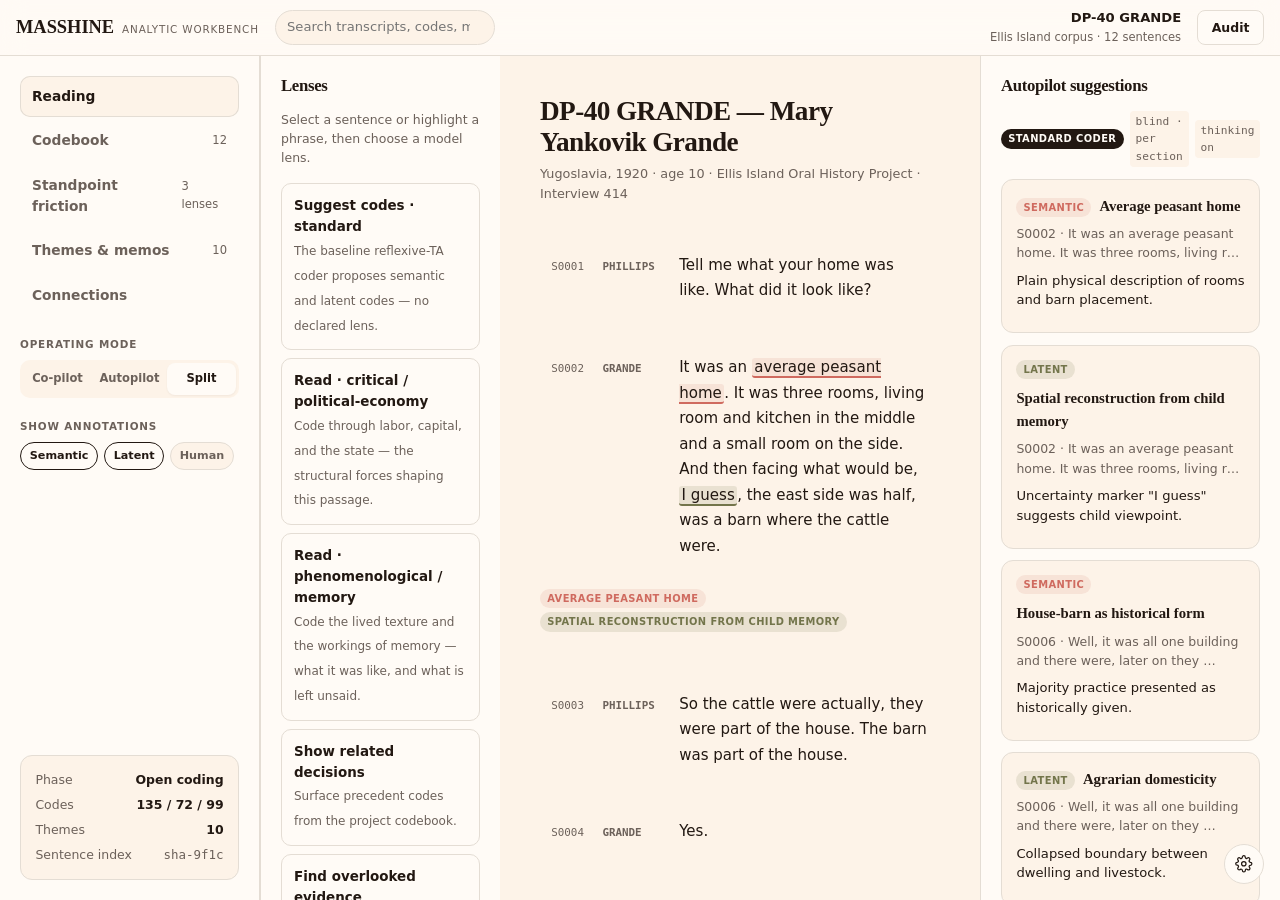
<file: design/masshine-shell-v3-mockup.html>
<!doctype html>
<html lang="en">
<head>
  <meta charset="utf-8">
  <meta name="viewport" content="width=device-width, initial-scale=1.0">
  <title>MASSHINE · Analytic Workbench</title>
  <style>
    :root {
      color-scheme: light;
      --bg: oklch(97% 0.018 70);
      --surface: oklch(99% 0.008 70);
      --fg: oklch(22% 0.02 50);
      --muted: oklch(50% 0.018 50);
      --border: oklch(90% 0.014 70);
      --accent: oklch(64% 0.13 28);
      --accent-soft: oklch(64% 0.13 28 / 0.12);
      --latent: oklch(55% 0.06 110);
      --latent-soft: oklch(55% 0.06 110 / 0.14);
      --human: oklch(55% 0.12 260);
      --human-soft: oklch(55% 0.12 260 / 0.12);
      --font-display: 'Tiempos Headline', 'Newsreader', 'Iowan Old Style', Georgia, serif;
      --font-body: 'Söhne', -apple-system, BlinkMacSystemFont, system-ui, sans-serif;
      --font-mono: ui-monospace, 'SF Mono', Menlo, monospace;
      --topbar-h: 56px;
      --sidebar-w: 260px;
      --radius: 12px;
      --pad: 1.25rem;
      --shadow: 0 24px 70px oklch(22% 0.02 50 / 0.06);
    }
    *, *::before, *::after { box-sizing: border-box; }
    html { font-size: 16px; }
    body { margin: 0; font-family: var(--font-body); background: var(--bg); color: var(--fg); line-height: 1.55; -webkit-font-smoothing: antialiased; }
    h1, h2, h3, h4 { font-family: var(--font-display); margin: 0; line-height: 1.15; letter-spacing: -0.02em; }
    button, input, textarea { font: inherit; color: inherit; }
    button { cursor: pointer; }

    .app {
      display: grid;
      grid-template: "topbar topbar" var(--topbar-h) "sidebar main" 1fr / var(--sidebar-w) 1fr;
      block-size: 100vh;
      overflow: hidden;
    }

    .topbar {
      grid-area: topbar;
      display: flex;
      align-items: center;
      gap: 1rem;
      padding-inline: 1rem;
      border-block-end: 1px solid var(--border);
      background: color-mix(in oklch, var(--surface) 92%, transparent);
      backdrop-filter: blur(12px);
    }
    .wordmark { display: flex; align-items: baseline; gap: 0.5rem; }
    .wordmark__title { font-family: var(--font-display); font-size: 1.15rem; font-weight: 600; }
    .wordmark__sub { font-size: 0.65rem; color: var(--muted); letter-spacing: 0.08em; text-transform: uppercase; }
    .topbar__doc { display: flex; flex-direction: column; margin-inline-start: auto; text-align: end; }
    .topbar__doc strong { font-size: 0.82rem; }
    .topbar__doc span { font-size: 0.72rem; color: var(--muted); }
    .search { position: relative; }
    .search input { width: 220px; padding: 0.4rem 0.7rem; border: 1px solid var(--border); border-radius: 999px; background: var(--bg); font-size: 0.82rem; }
    .search input:focus { outline: 2px solid var(--accent); outline-offset: 1px; }

    .sidebar {
      grid-area: sidebar;
      display: flex;
      flex-direction: column;
      gap: 1.25rem;
      padding: var(--pad);
      border-inline-end: 1px solid var(--border);
      background: var(--surface);
      overflow-y: auto;
    }
    .nav { list-style: none; margin: 0; padding: 0; display: flex; flex-direction: column; gap: 0.25rem; }
    .nav button {
      width: 100%;
      display: flex;
      align-items: center;
      gap: 0.6rem;
      padding: 0.6rem 0.75rem;
      border: 0;
      border-radius: 10px;
      background: transparent;
      color: var(--muted);
      font-size: 0.86rem;
      font-weight: 600;
      text-align: start;
      transition: background 120ms, color 120ms;
    }
    .nav button:hover { background: var(--bg); color: var(--fg); }
    .nav button.is-active { background: var(--bg); color: var(--fg); box-shadow: inset 0 0 0 1px var(--border); }
    .nav__count { margin-inline-start: auto; font-size: 0.72rem; color: var(--muted); font-weight: 500; }

    .mode { display: flex; flex-direction: column; gap: 0.5rem; }
    .mode__label { font-size: 0.65rem; color: var(--muted); letter-spacing: 0.08em; text-transform: uppercase; font-weight: 700; }
    .mode-switch {
      display: grid;
      grid-template-columns: repeat(3, 1fr);
      gap: 3px;
      padding: 3px;
      border-radius: 10px;
      background: var(--bg);
    }
    .mode-switch button {
      padding: 0.45rem 0.2rem;
      border: 0;
      border-radius: 8px;
      background: transparent;
      color: var(--muted);
      font-size: 0.72rem;
      font-weight: 700;
    }
    .mode-switch button.is-active { background: var(--surface); color: var(--fg); box-shadow: 0 1px 2px oklch(22% 0.02 50 / 0.05); }

    .filter { display: flex; flex-direction: column; gap: 0.5rem; }
    .filter__label { font-size: 0.65rem; color: var(--muted); letter-spacing: 0.08em; text-transform: uppercase; font-weight: 700; }
    .filter__chips { display: flex; flex-wrap: wrap; gap: 0.35rem; }
    .filter-chip {
      padding: 0.25rem 0.55rem;
      border: 1px solid var(--border);
      border-radius: 999px;
      background: var(--bg);
      color: var(--muted);
      font-size: 0.7rem;
      font-weight: 700;
    }
    .filter-chip.is-active { border-color: var(--fg); color: var(--fg); background: var(--surface); }

    .status { margin-block-start: auto; padding: 0.9rem; border: 1px solid var(--border); border-radius: var(--radius); background: var(--bg); }
    .status__row { display: flex; justify-content: space-between; font-size: 0.78rem; color: var(--muted); margin-bottom: 0.35rem; }
    .status__row:last-child { margin-bottom: 0; }
    .status__row strong { color: var(--fg); }

    .main { grid-area: main; overflow: auto; position: relative; background: var(--bg); }
    .view { display: none; min-block-size: 100%; }
    .view.is-active { display: grid; }

    .button {
      display: inline-flex;
      align-items: center;
      justify-content: center;
      gap: 0.35rem;
      padding: 0.45rem 0.85rem;
      border: 1px solid var(--border);
      border-radius: 8px;
      background: var(--surface);
      color: var(--fg);
      font-size: 0.78rem;
      font-weight: 700;
      transition: background 120ms, border-color 120ms;
    }
    .button:hover { background: var(--bg); }
    .button--primary { background: var(--accent); border-color: var(--accent); color: #fff; }
    .button--primary:hover { filter: brightness(0.96); }
    .button--small { padding: 0.25rem 0.55rem; font-size: 0.7rem; }

    .badge {
      display: inline-flex;
      padding: 0.12rem 0.45rem;
      border-radius: 999px;
      font-size: 0.62rem;
      font-weight: 800;
      letter-spacing: 0.04em;
      text-transform: uppercase;
      white-space: nowrap;
    }
    .badge--semantic { background: var(--accent-soft); color: var(--accent); }
    .badge--latent { background: var(--latent-soft); color: var(--latent); }
    .badge--human { background: var(--human-soft); color: var(--human); }
    .badge--run { background: var(--fg); color: var(--surface); }
    .badge--minority { background: color-mix(in oklch, var(--accent) 8%, var(--bg)); color: var(--accent); }

    .empty { color: var(--muted); font-size: 0.85rem; font-style: italic; }

    /* Annotation toolbar */
    .annotation-toolbar {
      position: absolute;
      display: none;
      flex-direction: column;
      gap: 0.5rem;
      padding: 0.6rem;
      background: var(--surface);
      border: 1px solid var(--border);
      border-radius: 10px;
      box-shadow: var(--shadow);
      z-index: 100;
      min-width: 220px;
    }
    .annotation-toolbar.is-open { display: flex; }
    .annotation-toolbar__head { font-size: 0.7rem; color: var(--muted); text-transform: uppercase; letter-spacing: 0.06em; font-weight: 700; }
    .annotation-toolbar__selection { font-size: 0.82rem; line-height: 1.4; max-width: 260px; }
    .annotation-toolbar__selection mark { background: var(--accent-soft); color: inherit; padding: 0 0.1rem; }
    .annotation-toolbar__codes { display: flex; flex-wrap: wrap; gap: 0.35rem; }
    .annotation-toolbar__codes button { padding: 0.25rem 0.55rem; border-radius: 999px; font-size: 0.7rem; font-weight: 700; border: 1px solid var(--border); background: var(--bg); }
    .annotation-toolbar__codes button:hover { border-color: var(--accent); }
    .annotation-toolbar__new { display: flex; gap: 0.35rem; }
    .annotation-toolbar__new input { flex: 1; padding: 0.35rem 0.5rem; border: 1px solid var(--border); border-radius: 6px; background: var(--bg); font-size: 0.78rem; }

    /* Reading view */
    .view--reading { display: block; }
    .reading { display: grid; grid-template-columns: 1fr; block-size: 100%; }
    .reading.is-split { grid-template-columns: 240px 1fr 300px; }
    .reading.is-copilot { grid-template-columns: 1fr 340px; }
    .reading.is-autopilot { grid-template-columns: 1fr 360px; }
    .reading__panel { display: none; overflow-y: auto; border-inline-start: 1px solid var(--border); background: var(--surface); padding: var(--pad); }
    .reading.is-split .lens-panel, .reading.is-split .autopilot-panel, .reading.is-copilot .copilot-panel, .reading.is-autopilot .autopilot-panel { display: block; }

    .transcript { overflow-y: auto; padding: 2.5rem; }
    .transcript__header { max-width: 68ch; margin-inline: auto; margin-bottom: 1.5rem; }
    .transcript__title { font-size: 1.7rem; }
    .transcript__meta { color: var(--muted); font-size: 0.8rem; margin-top: 0.35rem; }
    .sentences { max-width: 68ch; margin-inline: auto; display: flex; flex-direction: column; gap: 0.1rem; }
    .sentence {
      display: grid;
      grid-template-columns: 2.6rem 4.2rem 1fr;
      gap: 0.6rem;
      align-items: baseline;
      padding: 0.55rem 0.7rem;
      border-radius: 8px;
      cursor: pointer;
      transition: background 120ms;
      position: relative;
    }
    .sentence:hover { background: color-mix(in oklch, var(--accent) 5%, var(--bg)); }
    .sentence.is-active { background: color-mix(in oklch, var(--accent) 10%, var(--bg)); }
    .sent-id { font-family: var(--font-mono); font-size: 0.68rem; color: var(--muted); user-select: none; }
    .speaker { font-family: var(--font-mono); font-size: 0.68rem; font-weight: 700; color: var(--muted); text-transform: uppercase; user-select: none; }
    .sentence.is-active .speaker { color: var(--fg); }
    .sent-text { font-size: 0.94rem; line-height: 1.7; }
    .sent-text::selection { background: var(--accent-soft); }

    /* Inline code spans */
    .code-span {
      border-radius: 3px;
      padding: 0 0.15rem;
      cursor: pointer;
      transition: box-shadow 120ms;
      border-block-end: 2px solid transparent;
    }
    .code-span:hover { box-shadow: 0 0 0 2px color-mix(in oklch, var(--fg) 12%, transparent); }
    .code-span--semantic { background: var(--accent-soft); border-block-end-color: var(--accent); }
    .code-span--latent { background: var(--latent-soft); border-block-end-color: var(--latent); }
    .code-span--human { background: var(--human-soft); border-block-end-color: var(--human); }

    .code-tooltip {
      position: absolute;
      display: none;
      max-width: 280px;
      padding: 0.7rem 0.85rem;
      background: var(--surface);
      border: 1px solid var(--border);
      border-radius: 10px;
      box-shadow: var(--shadow);
      z-index: 90;
      font-size: 0.8rem;
      line-height: 1.45;
    }
    .code-tooltip.is-open { display: block; }
    .code-tooltip__title { font-family: var(--font-display); font-weight: 600; font-size: 0.88rem; margin-bottom: 0.25rem; }
    .code-tooltip__rationale { color: var(--muted); margin-bottom: 0.35rem; }
    .code-tooltip__actions { display: flex; gap: 0.35rem; }

    .sentence__code-strip {
      grid-column: 3;
      display: flex;
      flex-wrap: wrap;
      gap: 0.25rem;
      margin-block-start: 0.2rem;
    }
    .sentence__code-strip .badge { cursor: pointer; }

    .panel__title { font-family: var(--font-display); font-size: 1.05rem; margin-bottom: 1rem; }
    .panel__section { margin-bottom: 1.25rem; }
    .panel__hint { font-size: 0.78rem; color: var(--muted); margin-bottom: 1rem; line-height: 1.5; }

    .lens-list { display: flex; flex-direction: column; gap: 0.5rem; }
    .lens {
      padding: 0.75rem;
      border: 1px solid var(--border);
      border-radius: 10px;
      background: transparent;
      color: var(--fg);
      text-align: start;
      transition: background 120ms;
    }
    .lens:hover { background: var(--bg); }
    .lens__label { font-weight: 700; font-size: 0.84rem; display: block; }
    .lens__desc { font-size: 0.75rem; color: var(--muted); }

    .suggestion {
      border: 1px solid var(--border);
      border-radius: var(--radius);
      padding: 0.9rem;
      margin-bottom: 0.7rem;
      background: var(--bg);
    }
    .suggestion__head { display: flex; gap: 0.5rem; align-items: baseline; margin-bottom: 0.35rem; flex-wrap: wrap; }
    .suggestion__label { font-family: var(--font-display); font-weight: 600; font-size: 0.92rem; }
    .suggestion__evidence { font-size: 0.78rem; color: var(--muted); margin: 0.4rem 0; }
    .suggestion__rationale { font-size: 0.82rem; color: var(--fg); line-height: 1.5; margin: 0.5rem 0; }
    .suggestion__actions { display: flex; gap: 0.4rem; margin-top: 0.6rem; }

    .run-meta { display: flex; gap: 0.4rem; align-items: center; font-size: 0.7rem; color: var(--muted); margin-bottom: 0.8rem; }
    .run-meta code { font-family: var(--font-mono); background: var(--bg); padding: 0.1rem 0.35rem; border-radius: 4px; }

    /* Codebook view */
    .view--codebook { grid-template-columns: 300px 1fr; }
    .codebook-list { border-inline-end: 1px solid var(--border); background: var(--surface); overflow-y: auto; padding: var(--pad); }
    .codebook-detail { overflow-y: auto; padding: 2rem; }
    .code-card {
      padding: 0.85rem;
      border: 1px solid var(--border);
      border-radius: var(--radius);
      margin-bottom: 0.6rem;
      background: var(--bg);
      cursor: pointer;
      transition: border-color 120ms, background 120ms;
    }
    .code-card:hover { background: var(--surface); }
    .code-card.is-active { border-color: var(--accent); background: var(--surface); }
    .code-card__title { font-family: var(--font-display); font-weight: 600; font-size: 0.95rem; }
    .code-card__meta { font-size: 0.74rem; color: var(--muted); margin-top: 0.25rem; }
    .detail__header { margin-bottom: 1.25rem; padding-bottom: 1rem; border-block-end: 1px solid var(--border); }
    .detail__title { font-size: 1.6rem; margin-bottom: 0.4rem; }
    .detail__def { max-width: 65ch; font-size: 1rem; line-height: 1.6; color: var(--fg); }
    .detail__section { margin-bottom: 1.5rem; }
    .detail__section h3 { font-size: 0.72rem; color: var(--muted); letter-spacing: 0.08em; text-transform: uppercase; margin-bottom: 0.6rem; }
    .detail__quote { padding: 0.8rem 1rem; border-block-start: 3px solid var(--accent); background: color-mix(in oklch, var(--accent) 6%, var(--surface)); border-radius: 0 0 8px 8px; font-family: var(--font-display); font-size: 0.95rem; line-height: 1.45; }
    .detail__memo { padding: 0.8rem 1rem; border: 1px solid var(--border); border-radius: 8px; background: var(--surface); font-size: 0.85rem; line-height: 1.5; }

    /* Comparison view */
    .view--comparison { grid-template-rows: auto 1fr; }
    .comparison__header { padding: 1.5rem 2rem; border-block-end: 1px solid var(--border); }
    .comparison__header h2 { font-size: 1.5rem; }
    .comparison__header p { color: var(--muted); font-size: 0.88rem; margin: 0.3rem 0 0; max-width: 70ch; }
    .comparison__body { overflow-y: auto; padding: 1.5rem 2rem; display: flex; flex-direction: column; gap: 1.25rem; }
    .friction { border: 1px solid var(--border); border-radius: var(--radius); background: var(--surface); overflow: hidden; }
    .friction__bar { display: flex; align-items: center; gap: 0.6rem; padding: 0.6rem 1rem; border-block-end: 1px solid var(--border); background: var(--bg); }
    .friction__kind { font-size: 0.62rem; font-weight: 800; letter-spacing: 0.04em; text-transform: uppercase; padding: 0.12rem 0.5rem; border-radius: 999px; }
    .friction__kind--interpretive { background: var(--accent-soft); color: var(--accent); }
    .friction__kind--attentional { background: var(--latent-soft); color: var(--latent); }
    .friction__sent { font-family: var(--font-mono); font-size: 0.68rem; color: var(--muted); }
    .friction__quote { padding: 0.85rem 1rem; font-family: var(--font-display); font-size: 0.98rem; line-height: 1.45; border-block-end: 1px solid var(--border); }
    .friction__note { padding: 0.55rem 1rem; font-size: 0.78rem; color: var(--muted); border-block-end: 1px solid var(--border); background: var(--bg); }
    .friction__cols { display: grid; grid-template-columns: repeat(3, 1fr); }
    .friction__col { padding: 0.85rem 1rem; border-inline-start: 1px solid var(--border); }
    .friction__col:first-child { border-inline-start: 0; }
    .friction__coder { font-size: 0.68rem; font-weight: 800; text-transform: uppercase; letter-spacing: 0.04em; color: var(--muted); margin-bottom: 0.5rem; }
    .friction__reading { margin-bottom: 0.55rem; }
    .friction__reading .suggestion__label { font-size: 0.84rem; }
    .friction__silent { font-size: 0.78rem; color: var(--muted); font-style: italic; }

    /* Themes view */
    .view--themes { display: block; max-width: 900px; margin-inline: auto; padding: 2rem; }
    .view--themes h2 { font-size: 1.7rem; margin-bottom: 0.4rem; }
    .view--themes > p { color: var(--muted); margin: 0 0 1.5rem; max-width: 65ch; }
    .theme-card { border: 1px solid var(--border); border-radius: 16px; padding: 1.6rem; margin-bottom: 1rem; background: var(--surface); }
    .theme-card__claim { font-family: var(--font-display); font-size: 1.25rem; margin-bottom: 1rem; line-height: 1.3; }
    .theme-card__prov { display: flex; flex-wrap: wrap; align-items: center; gap: 0.4rem; margin-bottom: 0.85rem; }
    .prov-chip { font-size: 0.7rem; color: var(--muted); padding: 0.12rem 0.5rem; border: 1px solid var(--border); border-radius: 999px; background: var(--bg); }
    .prov-chip strong { color: var(--fg); font-weight: 700; }
    .theme-card__note { font-size: 0.82rem; color: var(--accent); background: var(--accent-soft); padding: 0.5rem 0.7rem; border-radius: 8px; margin: 0 0 1rem; line-height: 1.45; }
    .theme-card__section { margin-bottom: 1.1rem; }
    .theme-card__section h4 { font-size: 0.7rem; color: var(--muted); text-transform: uppercase; letter-spacing: 0.07em; margin-bottom: 0.5rem; }
    .chip-list { display: flex; flex-wrap: wrap; gap: 0.4rem; }
    .chip { padding: 0.25rem 0.6rem; border: 1px solid var(--border); border-radius: 999px; font-size: 0.76rem; background: var(--bg); }
    .theme-memo { width: 100%; min-height: 80px; padding: 0.75rem; border: 1px solid var(--border); border-radius: 8px; background: var(--bg); font-size: 0.85rem; resize: vertical; }

    /* Connections view */
    .view--connections { display: block; padding: 2rem; }
    .view--connections h2 { font-size: 1.7rem; margin-bottom: 0.4rem; }
    .view--connections > p { color: var(--muted); margin: 0 0 1.5rem; max-width: 65ch; }
    .connection-grid { display: grid; grid-template-columns: repeat(auto-fill, minmax(260px, 1fr)); gap: 1rem; }
    .connection-card { border: 1px solid var(--border); border-radius: 14px; padding: 1.1rem; background: var(--surface); }
    .connection-card__code { font-family: var(--font-display); font-size: 1.05rem; font-weight: 600; margin-bottom: 0.5rem; }
    .connection-card__list { list-style: none; margin: 0; padding: 0; display: flex; flex-direction: column; gap: 0.35rem; }
    .connection-card__list li { font-size: 0.78rem; color: var(--muted); cursor: pointer; padding: 0.25rem 0.4rem; border-radius: 6px; }
    .connection-card__list li:hover { background: var(--bg); color: var(--fg); }
    .connection-card__list li strong { color: var(--fg); font-weight: 600; }

    /* Audit drawer */
    .audit {
      position: fixed;
      inset-inline-end: 0;
      inset-block-start: var(--topbar-h);
      inline-size: 340px;
      block-size: calc(100vh - var(--topbar-h));
      background: var(--surface);
      border-inline-start: 1px solid var(--border);
      transform: translateX(100%);
      transition: transform 200ms ease;
      z-index: 50;
      overflow-y: auto;
      padding: var(--pad);
    }
    .audit.is-open { transform: translateX(0); }
    .audit h3 { font-size: 1rem; margin-bottom: 1rem; }
    .audit__block { margin-bottom: 1.25rem; padding-bottom: 1.25rem; border-block-end: 1px solid var(--border); }
    .audit__block:last-child { border-block-end: 0; }
    .audit__row { display: flex; justify-content: space-between; font-size: 0.78rem; color: var(--muted); margin-bottom: 0.35rem; }
    .audit__row strong { color: var(--fg); font-family: var(--font-mono); font-weight: 600; }
    .audit__log { font-family: var(--font-mono); font-size: 0.72rem; line-height: 1.55; color: var(--muted); }
    .audit__log li { margin-bottom: 0.5rem; }

    /* Tweaks */
    .tweaks { position: fixed; inset-inline-end: 1rem; inset-block-end: 1rem; z-index: 60; }
    .tweaks__panel { display: none; background: var(--surface); border: 1px solid var(--border); border-radius: var(--radius); padding: var(--pad); width: 220px; box-shadow: var(--shadow); }
    .tweaks__panel.is-open { display: block; }
    .tweaks__head { display: flex; justify-content: space-between; align-items: center; margin-bottom: 0.75rem; }
    .tweaks__head h4 { font-size: 0.85rem; }
    .tweaks__row { margin-bottom: 0.75rem; }
    .tweaks__row label { display: block; font-size: 0.72rem; color: var(--muted); margin-bottom: 0.25rem; }
    .tweaks__row input[type="range"] { width: 100%; }
    .tweaks__toggle { width: 2.5rem; height: 2.5rem; border-radius: 50%; border: 1px solid var(--border); background: var(--surface); color: var(--fg); display: grid; place-items: center; }
    .tweaks__toggle svg { width: 1.1rem; height: 1.1rem; }

    .sr-only { position: absolute; width: 1px; height: 1px; padding: 0; margin: -1px; overflow: hidden; clip: rect(0,0,0,0); border: 0; }
  </style>
</head>
<body>
  <div class="app" data-od-id="shell">
    <header class="topbar">
      <div class="wordmark">
        <span class="wordmark__title">MASSHINE</span>
        <span class="wordmark__sub">Analytic workbench</span>
      </div>
      <label class="search">
        <span class="sr-only">Search transcripts, codes, or memos</span>
        <input type="search" placeholder="Search transcripts, codes, memos…">
      </label>
      <div class="topbar__doc">
        <strong>DP-40 GRANDE</strong>
        <span>Ellis Island corpus · 12 sentences</span>
      </div>
      <button class="button" id="audit-toggle">Audit</button>
    </header>

    <aside class="sidebar" data-od-id="sidebar">
      <nav aria-label="Views">
        <ul class="nav">
          <li><button class="is-active" data-view="reading"><span>Reading</span><span class="nav__count"></span></button></li>
          <li><button data-view="codebook"><span>Codebook</span><span class="nav__count">12</span></button></li>
          <li><button data-view="comparison"><span>Standpoint friction</span><span class="nav__count">3 lenses</span></button></li>
          <li><button data-view="themes"><span>Themes &amp; memos</span><span class="nav__count">10</span></button></li>
          <li><button data-view="connections"><span>Connections</span><span class="nav__count"></span></button></li>
        </ul>
      </nav>

      <div class="mode">
        <span class="mode__label">Operating mode</span>
        <div class="mode-switch" role="group" aria-label="Choose operating mode">
          <button data-mode="copilot">Co-pilot</button>
          <button data-mode="autopilot">Autopilot</button>
          <button class="is-active" data-mode="split">Split</button>
        </div>
      </div>

      <div class="filter">
        <span class="filter__label">Show annotations</span>
        <div class="filter__chips">
          <button class="filter-chip is-active" data-filter="semantic">Semantic</button>
          <button class="filter-chip is-active" data-filter="latent">Latent</button>
          <button class="filter-chip" data-filter="human">Human</button>
        </div>
      </div>

      <div class="status">
        <div class="status__row"><span>Phase</span><strong>Open coding</strong></div>
        <div class="status__row"><span>Codes</span><strong>135 / 72 / 99</strong></div>
        <div class="status__row"><span>Themes</span><strong>10</strong></div>
        <div class="status__row"><span>Sentence index</span><code>sha-9f1c</code></div>
      </div>
    </aside>

    <main class="main" data-od-id="main">
      <section class="view view--reading is-active" data-view="reading" data-od-id="view-reading">
        <div class="reading is-split" id="reading-layout">
          <div class="reading__panel lens-panel">
            <h3 class="panel__title">Lenses</h3>
            <p class="panel__hint">Select a sentence or highlight a phrase, then choose a model lens.</p>
            <div class="lens-list">
              <button class="lens" data-lens="suggest"><span class="lens__label">Suggest codes · standard</span><span class="lens__desc">The baseline reflexive-TA coder proposes semantic and latent codes — no declared lens.</span></button>
              <button class="lens" data-lens="critical"><span class="lens__label">Read · critical / political-economy</span><span class="lens__desc">Code through labor, capital, and the state — the structural forces shaping this passage.</span></button>
              <button class="lens" data-lens="phenomenological"><span class="lens__label">Read · phenomenological / memory</span><span class="lens__desc">Code the lived texture and the workings of memory — what it was like, and what is left unsaid.</span></button>
              <button class="lens" data-lens="related"><span class="lens__label">Show related decisions</span><span class="lens__desc">Surface precedent codes from the project codebook.</span></button>
              <button class="lens" data-lens="overlooked"><span class="lens__label">Find overlooked evidence</span><span class="lens__desc">Look for nearby sentences that complicate the current code.</span></button>
            </div>
          </div>

          <div class="transcript" data-od-id="transcript">
            <header class="transcript__header">
              <h1 class="transcript__title">DP-40 GRANDE — Mary Yankovik Grande</h1>
              <p class="transcript__meta">Yugoslavia, 1920 · age 10 · Ellis Island Oral History Project · Interview 414</p>
            </header>
            <div class="sentences" id="sentences"></div>
          </div>

          <div class="reading__panel copilot-panel" id="copilot-panel">
            <h3 class="panel__title">Co-pilot suggestion</h3>
            <div id="copilot-content">
              <p class="empty">Select a sentence or highlight a phrase to see a co-pilot suggestion.</p>
            </div>
          </div>

          <div class="reading__panel autopilot-panel" id="autopilot-panel">
            <h3 class="panel__title">Autopilot suggestions</h3>
            <div class="run-meta"><span class="badge badge--run">standard coder</span><code>blind · per section</code><code>thinking on</code></div>
            <div id="autopilot-content"></div>
          </div>
        </div>
      </section>

      <section class="view view--codebook" data-view="codebook" data-od-id="view-codebook">
        <div class="codebook-list" id="codebook-list"></div>
        <div class="codebook-detail" id="codebook-detail">
          <p class="empty">Select a code from the list to inspect its definition, evidence, and history.</p>
        </div>
      </section>

      <section class="view view--comparison" data-view="comparison" data-od-id="view-comparison">
        <div class="comparison__header">
          <h2>Standpoint friction</h2>
          <p>The standard coder and two declared standpoints read the same sentences, blind. Where they diverge is data — not error to resolve. <strong>Interpretive friction</strong>: same evidence, different reading. <strong>Attentional friction</strong>: a lens codes what another passes over.</p>
        </div>
        <div class="comparison__body" id="comparison-body"></div>
      </section>

      <section class="view view--themes" data-view="themes" data-od-id="view-themes">
        <h2>Themes &amp; memos</h2>
        <p>Each candidate theme is a claim with its evidence — and carries <strong>paradigm provenance</strong>: which lenses support it. Convergent themes (2+ lenses) are robust; signature themes mark where one paradigm sees what the others don't. The human refines.</p>
        <div id="themes-content"></div>
      </section>

      <section class="view view--connections" data-view="connections" data-od-id="view-connections">
        <h2>Connections</h2>
        <p>Sentences that share codes. Click any sentence to jump back to it in the transcript.</p>
        <div class="connection-grid" id="connections-content"></div>
      </section>
    </main>

    <aside class="annotation-toolbar" id="annotation-toolbar" aria-label="Annotation toolbar">
      <div class="annotation-toolbar__head">Apply a code</div>
      <div class="annotation-toolbar__selection" id="toolbar-selection"></div>
      <div class="annotation-toolbar__codes" id="toolbar-codes"></div>
      <div class="annotation-toolbar__new">
        <input type="text" id="toolbar-new" placeholder="New code…">
        <button class="button button--primary button--small" id="toolbar-create">Create</button>
      </div>
    </aside>

    <aside class="code-tooltip" id="code-tooltip" aria-label="Code tooltip">
      <div class="code-tooltip__title" id="tooltip-title"></div>
      <div class="code-tooltip__rationale" id="tooltip-rationale"></div>
      <div class="code-tooltip__actions">
        <button class="button button--small" id="tooltip-open">Open code</button>
        <button class="button button--small" id="tooltip-dismiss">Dismiss</button>
      </div>
    </aside>

    <aside class="audit" id="audit-drawer" aria-label="Audit panel">
      <h3>Audit — standpoint panel</h3>
      <div class="audit__block">
        <div class="audit__row"><span>Architecture</span><strong>standpoint_panel</strong></div>
        <div class="audit__row"><span>Coders</span><strong>standard · critical · phenom.</strong></div>
        <div class="audit__row"><span>Model</span><strong>MiniMax-M3 · thinking on</strong></div>
        <div class="audit__row"><span>Method frame</span><strong>reflexive_ta</strong></div>
        <div class="audit__row"><span>Pack</span><strong>migration_oral_history</strong></div>
        <div class="audit__row"><span>Sentence index</span><strong>spaCy · sha-9f1c</strong></div>
      </div>
      <div class="audit__block">
        <h3>Event log</h3>
        <ol class="audit__log">
          <li>import_document(dp-40-grande.txt)</li>
          <li>structure() → 10 sections</li>
          <li>index_sentences(spaCy) → sha-9f1c</li>
          <li>panel: coder[standard] → 9 codes</li>
          <li>panel: coder[critical] → 4 codes</li>
          <li>panel: coder[phenomenological] → 6 codes</li>
          <li>theme_pass → 3 themes (+ provenance)</li>
        </ol>
      </div>
    </aside>
  </div>

  <div class="tweaks">
    <button class="tweaks__toggle" id="tweaks-toggle" aria-label="Design tweaks"><svg viewBox="0 0 24 24" fill="none" stroke="currentColor" stroke-width="1.7"><circle cx="12" cy="12" r="3"/><path d="M19.4 15a1.65 1.65 0 0 0 .33 1.82l.06.06a2 2 0 0 1 0 2.83 2 2 0 0 1-2.83 0l-.06-.06a1.65 1.65 0 0 0-1.82-.33 1.65 1.65 0 0 0-1 1.51V21a2 2 0 0 1-2 2 2 2 0 0 1-2-2v-.09A1.65 1.65 0 0 0 9 19.4a1.65 1.65 0 0 0-1.82.33l-.06-.06a2 2 0 0 1-2.83 0 2 2 0 0 1 0-2.83l.06-.06a1.65 1.65 0 0 0 .33-1.82 1.65 1.65 0 0 0-1.51-1H3a2 2 0 0 1-2-2 2 2 0 0 1 2-2h.09A1.65 1.65 0 0 0 4.6 9a1.65 1.65 0 0 0-.33-1.82l-.06-.06a2 2 0 0 1 0-2.83 2 2 0 0 1 2.83 0l.06.06a1.65 1.65 0 0 0 1.82.33H9a1.65 1.65 0 0 0 1-1.51V3a2 2 0 0 1 2-2 2 2 0 0 1 2 2v.09a1.65 1.65 0 0 0 1 1.51 1.65 1.65 0 0 0 1.82-.33l.06-.06a2 2 0 0 1 2.83 0 2 2 0 0 1 0 2.83l-.06.06a1.65 1.65 0 0 0-.33 1.82V9a1.65 1.65 0 0 0 1.51 1H21a2 2 0 0 1 2 2 2 2 0 0 1-2 2h-.09a1.65 1.65 0 0 0-1.51 1Z"/></svg></button>
    <div class="tweaks__panel" id="tweaks-panel">
      <div class="tweaks__head"><h4>Tweaks</h4><button class="button button--small" id="tweaks-close">Close</button></div>
      <div class="tweaks__row"><label for="t-accent">Accent hue</label><input type="range" id="t-accent" min="0" max="360" value="28"></div>
      <div class="tweaks__row"><label for="t-scale">Type scale</label><input type="range" id="t-scale" min="14" max="20" value="16"></div>
      <div class="tweaks__row"><label for="t-density">Density</label><input type="range" id="t-density" min="0" max="2" value="0"></div>
    </div>
  </div>

  <script>
    (function () {
      'use strict';

      const DOC = {
        title: 'DP-40 GRANDE — Mary Yankovik Grande',
        subtitle: 'Yugoslavia, 1920 · age 10',
        sentences: [
          { id: 'S0001', speaker: 'PHILLIPS', text: 'Tell me what your home was like. What did it look like?' },
          { id: 'S0002', speaker: 'GRANDE', text: 'It was an average peasant home. It was three rooms, living room and kitchen in the middle and a small room on the side. And then facing what would be, I guess, the east side was half, was a barn where the cattle were.' },
          { id: 'S0003', speaker: 'PHILLIPS', text: 'So the cattle were actually, they were part of the house. The barn was part of the house.' },
          { id: 'S0004', speaker: 'GRANDE', text: 'Yes.' },
          { id: 'S0005', speaker: 'PHILLIPS', text: 'Explain that to us, what was that like.' },
          { id: 'S0006', speaker: 'GRANDE', text: 'Well, it was all one building and there were, later on they made that as all one room, but at that time we had a half a room was like for the barn, for the cows, or when my brother had horses it was there. And then there was a manure pile just to the side of it. And the majority of people had it similar like that.' },
          { id: 'S0007', speaker: 'PHILLIPS', text: 'And what was it like for a little girl to be living so close to the animals? Did you enjoy that, or were you--' },
          { id: 'S0008', speaker: 'GRANDE', text: 'Oh, yes. I enjoyed it because they were part of my life. In fact, I had a pet cow that I loved very much. And then the pigs were, the pig sty was just across from the kitchen door, just a little ways away. So all the animals were right close to the house.' },
          { id: 'S0009', speaker: 'PHILLIPS', text: 'Did you like the pigs?' },
          { id: 'S0010', speaker: 'GRANDE', text: 'Oh, yeah. They used to slaughter them in winter and save some meat, cured it, for the summer. And some of it was for right away. Not too much fresh, but mostly cured.' },
          { id: 'S0011', speaker: 'PHILLIPS', text: 'Did you used to help do that?' },
          { id: 'S0012', speaker: 'GRANDE', text: "I had to help with, when they killed the pigs I had to catch the blood. I didn't like it, but that was part of my job." }
        ]
      };

      const ANNOTATIONS = [
        { sid: 'S0002', start: 10, end: 30, code: 'average-peasant-home', source: 'semantic', rationale: 'Plain physical description of the dwelling.' },
        { sid: 'S0002', start: 151, end: 158, code: 'spatial-reconstruction', source: 'latent', rationale: 'Uncertainty marker suggests child viewpoint.' },
        { sid: 'S0006', start: 0, end: 29, code: 'house-barn-historical', source: 'semantic', rationale: 'Majority practice presented as historically given.' },
        { sid: 'S0006', start: 267, end: 314, code: 'house-barn-historical', source: 'semantic', rationale: 'Explicit majority claim.' },
        { sid: 'S0008', start: 30, end: 55, code: 'animals-as-companions', source: 'semantic', rationale: 'Affectionate statement of animals being part of life.' },
        { sid: 'S0008', start: 66, end: 104, code: 'animals-as-companions', source: 'semantic', rationale: 'Named pet cow with emotional attachment.' },
        { sid: 'S0010', start: 23, end: 92, code: 'seasonal-preservation', source: 'semantic', rationale: 'Winter slaughter and curing for summer.' },
        { sid: 'S0012', start: 0, end: 70, code: 'child-slaughter', source: 'semantic', rationale: 'Assigned task during pig killing.' },
        { sid: 'S0012', start: 72, end: 117, code: 'reluctant-compliance', source: 'latent', rationale: 'Dislike versus obligation.' }
      ];

      const COPILOT = {
        S0002: { lens: 'Suggest codes', codes: [
          { type: 'semantic', label: 'Average peasant home', rationale: 'The speaker describes the physical layout of the house in plain, evaluative terms.' },
          { type: 'latent', label: 'Spatial reconstruction from child memory', rationale: 'The phrase "I guess" signals the speaker is reconstructing the layout from a child’s uncertain point of view.' }
        ]},
        S0006: { lens: 'Suggest codes', codes: [
          { type: 'semantic', label: 'House-barn as historical form', rationale: 'The speaker presents the house-barn as the ordinary, majority form of the village.' },
          { type: 'latent', label: 'Agrarian domesticity', rationale: 'Livestock, manure, and living space share one building; the boundary between home and farm is blurred.' }
        ]},
        S0008: { lens: 'Suggest codes', codes: [
          { type: 'semantic', label: 'Animals as companions', rationale: 'The speaker names a pet cow and locates animals in daily life close to the house.' },
          { type: 'latent', label: 'Animals as part of self', rationale: 'Enjoyment is explained by animals being "part of my life" — identity and household are intertwined.' }
        ]},
        S0010: { lens: 'Suggest codes', codes: [
          { type: 'semantic', label: 'Seasonal meat preservation', rationale: 'Slaughter in winter, curing for summer; a concrete food practice.' },
          { type: 'latent', label: 'Food scarcity / self-sufficiency', rationale: 'Preservation is framed as necessity, not culinary preference.' }
        ]},
        S0012: { lens: 'Suggest codes', codes: [
          { type: 'semantic', label: 'Child participation in slaughter', rationale: 'The speaker explicitly names a task assigned to her during pig slaughter.' },
          { type: 'latent', label: 'Reluctant compliance with labor', rationale: 'The qualification "I didn\'t like it" introduces emotional tension with the obligation "part of my job".' }
        ]}
      };

      const AUTOPILOT = [
        { sid: 'S0002', type: 'semantic', label: 'Average peasant home', rationale: 'Plain physical description of rooms and barn placement.' },
        { sid: 'S0002', type: 'latent', label: 'Spatial reconstruction from child memory', rationale: 'Uncertainty marker "I guess" suggests child viewpoint.' },
        { sid: 'S0006', type: 'semantic', label: 'House-barn as historical form', rationale: 'Majority practice presented as historically given.' },
        { sid: 'S0006', type: 'latent', label: 'Agrarian domesticity', rationale: 'Collapsed boundary between dwelling and livestock.' },
        { sid: 'S0008', type: 'semantic', label: 'Animals as companions', rationale: 'Pet cow and proximity to kitchen door.' },
        { sid: 'S0010', type: 'semantic', label: 'Seasonal meat preservation', rationale: 'Winter slaughter, curing for summer.' },
        { sid: 'S0012', type: 'semantic', label: 'Child participation in slaughter', rationale: 'Assigned task during pig killing.' },
        { sid: 'S0012', type: 'latent', label: 'Reluctant compliance with labor', rationale: 'Dislike versus obligation.' }
      ];

      const CODES = [
        { id: 'average-peasant-home', label: 'Average peasant home', type: 'semantic', evidence: ['S0002'], status: 'stable', definition: 'A surface description of the speaker’s childhood dwelling, emphasizing its modest scale and functional layout.', memo: 'Stable across the first two transcripts. Keep distinct from "house-barn as historical form".', quote: 'It was an average peasant home. It was three rooms, living room and kitchen in the middle and a small room on the side.' },
        { id: 'spatial-reconstruction', label: 'Spatial reconstruction from child memory', type: 'latent', evidence: ['S0002'], status: 'minority', definition: 'The speaker is not certain of spatial facts; the description is a reconstruction from a child’s perspective.', memo: 'Minority reading. The interviewer does not probe the "I guess", so this code rests on a single hesitation.', quote: 'And then facing what would be, I guess, the east side was half, was a barn where the cattle were.' },
        { id: 'house-barn-historical', label: 'House-barn as historical form', type: 'semantic', evidence: ['S0006'], status: 'stable', definition: 'The house-barn is described as a common, historically established building form rather than an individual choice.', memo: 'Use as boundary case when comparing farm architecture across transcripts.', quote: 'Well, it was all one building and there were, later on they made that as all one room, but at that time we had a half a room was like for the barn…' },
        { id: 'animals-as-companions', label: 'Animals as companions', type: 'semantic', evidence: ['S0008'], status: 'stable', definition: 'Animals are named and emotionally attached; their proximity is remembered with affection.', memo: 'May contradict utility-focused codes; keep both and note the tension.', quote: 'I enjoyed it because they were part of my life. In fact, I had a pet cow that I loved very much.' },
        { id: 'seasonal-preservation', label: 'Seasonal meat preservation', type: 'semantic', evidence: ['S0010'], status: 'stable', definition: 'The practice of slaughtering animals in winter and curing meat for summer consumption.', memo: 'Linked to food self-sufficiency but should not be merged; one is practice, the other is implied scarcity.', quote: 'They used to slaughter them in winter and save some meat, cured it, for the summer.' },
        { id: 'child-slaughter', label: 'Child participation in slaughter', type: 'semantic', evidence: ['S0012'], status: 'contested', definition: 'A child is assigned a concrete, physically proximate task during animal slaughter.', memo: 'Contested because the same sentence supports a latent reading of reluctant compliance.', quote: "I had to help with, when they killed the pigs I had to catch the blood. I didn't like it, but that was part of my job." },
        { id: 'reluctant-compliance', label: 'Reluctant compliance with labor', type: 'latent', evidence: ['S0012'], status: 'minority', definition: 'A task is performed despite the speaker’s stated dislike, framed as obligatory duty.', memo: 'Minority / latent counterpart to child participation. Do not merge until the theme pass.', quote: "I didn't like it, but that was part of my job." }
      ];

      // Real codes from the GRANDE panel run (a representative slice of the 135 / 72 / 99 codebook),
      // tagged by the lens that produced each. Evidence is a doc-qualified sentence ID, resolved
      // from the index (never re-typed). Note S1.019 appears under both critical and phenomenological
      // — the same evidence, two readings.
      const CODEBOOK = [
        { id: 'cb-orig-borders', coder: 'standard', type: 'semantic', label: 'Place of origin within shifting imperial borders', evidence: ['S1.010', 'S1.011'], definition: 'The interviewee locates her village relative to Novo Mesto and notes the region was Austria/Hungary, now Yugoslavia.', rationale: 'Explicitly names a geopolitical transformation that reorganized the homeland after WWI.' },
        { id: 'cb-disrupted-id', coder: 'standard', type: 'latent', label: 'Disrupted national identity through post-imperial transition', evidence: ['S1.010'], definition: 'The casual mention of Austria/Hungary becoming Yugoslavia presupposes place-based identity is contingent on changing regimes.', rationale: 'A latent reading of the same sentence the semantic code describes.' },
        { id: 'cb-barter-std', coder: 'standard', type: 'semantic', label: 'Barter-based household economy', evidence: ['S2.003'], definition: 'The mother raised and bartered cattle, situating the household in a non-cash rural economy.', rationale: 'Surface description of exchange practices.' },
        { id: 'cb-refugees', coder: 'standard', type: 'semantic', label: 'Compulsory hosting of refugees', evidence: ['S4.018'], definition: 'During the war the family was required to give up a room to refugees from the Italian side.', rationale: 'A concrete wartime imposition on the household.' },
        { id: 'cb-state-driver', coder: 'critical', type: 'latent', label: 'State restructuring as migration driver', evidence: ['S1.010'], definition: 'The post-WWI redrawing of borders as a structural event that placed this household on a migration trajectory.', rationale: 'Reads the border change as cause, not backdrop.' },
        { id: 'cb-networks', coder: 'critical', type: 'semantic', label: 'Migrant networks as enabling capital', evidence: ['S1.019'], definition: 'Prior migrants with American language and resources supply the social infrastructure that made the journey feasible.', rationale: 'Names the enclave as a material precondition for migration.' },
        { id: 'cb-subsistence', coder: 'critical', type: 'semantic', label: 'Peasant subsistence and barter economy', evidence: ['S2.003'], definition: 'The household is a combined dwelling-and-production unit producing food, dairy, cured meats, and fuel for use and barter.', rationale: 'Reads the home as a unit of production (Burawoy).' },
        { id: 'cb-male-labor', coder: 'critical', type: 'semantic', label: 'Male labor migration to the United States', evidence: ['S3.012'], definition: 'Men, including the father, leave the village to seek US work — a common practice, not an exceptional act.', rationale: 'Situates the father in a structural pattern of labor migration.' },
        { id: 'cb-maiden-self', coder: 'phenomenological', type: 'latent', label: 'Maiden name as the authentic immigrant self', evidence: ['S1.004'], definition: 'The narrator reads "your name" as a request for her maiden name — the natal name as key to pre-immigration identity.', rationale: 'Indexes the social framework of memory (Halbwachs).' },
        { id: 'cb-theft', coder: 'phenomenological', type: 'semantic', label: 'Bodily vulnerability: the theft of clothing', evidence: ['S1.019'], definition: 'The first dense experiential scene of the migration is bodily — clothes stolen in Trieste — grounding the crossing in physical exposure.', rationale: 'The same sentence the critical lens reads as networks; here it is embodied experience.' },
        { id: 'cb-natural-attitude', coder: 'phenomenological', type: 'latent', label: 'Natural attitude: "I don\'t know any different"', evidence: ['S2.017'], definition: 'The narrator cannot historicize the barn-home because she grew up within it as the taken-for-granted lifeworld.', rationale: "Schutz's natural attitude — the world before reflection." },
        { id: 'cb-sensory', coder: 'phenomenological', type: 'latent', label: 'Sensory breakthrough: "That was really good"', evidence: ['S2.045'], definition: 'A moment of present-tense sensory pleasure that interrupts the procedural narration of slaughter.', rationale: 'Affect breaking through the factual register.' }
      ];

      const FRICTION = [
        { sentence: { id: 'S0006', text: 'And then there was a manure pile just to the side of it. And the majority of people had it similar like that.' },
          kind: 'attentional',
          note: 'The standard coder passed over this detail. Both standpoints found it codable — for different reasons. A lens self-limits where it has no purchase; here the baseline simply did not attend.',
          readings: {
            standard: [],
            critical: [{ type: 'semantic', label: 'Household as integrated production–reproduction unit', rationale: 'Livestock, waste, and dwelling share one structure — the home is also a unit of production (Burawoy).' }],
            phenomenological: [{ type: 'semantic', label: 'Animals woven into the domestic lifeworld', rationale: 'The barn and the manure pile are remembered as the taken-for-granted everyday world (Schutz).' }]
          }
        },
        { sentence: { id: 'S0012', text: "I had to help with, when they killed the pigs I had to catch the blood. I didn't like it, but that was part of my job." },
          kind: 'interpretive',
          note: 'All three coders read the same sentence — but each reads a different analytic object in it.',
          readings: {
            standard: [{ type: 'semantic', label: 'Child participation in slaughter', rationale: 'A task explicitly assigned to the child during pig killing.' }],
            critical: [{ type: 'latent', label: 'Child labor folded into the household economy', rationale: 'Unpaid child labor is a normalized input to the subsistence household.' }],
            phenomenological: [{ type: 'latent', label: 'Reluctant compliance as remembered feeling', rationale: 'The qualifier "I didn\'t like it, but…" is the datum — the felt tension between aversion and duty.' }]
          }
        },
        { sentence: { id: 'S1.016', text: 'I believe the name of it was America.' },
          kind: 'interpretive',
          note: 'Six words, three different codable objects — including the phenomenological lens reading the hedge "I believe" itself as memory-uncertainty.',
          readings: {
            standard: [{ type: 'latent', label: 'Ship name as symbolic vessel of arrival', rationale: 'The vessel that carried her is named "America" — the destination embodied.' }],
            critical: [{ type: 'latent', label: 'Post-war shipping as infrastructure of European migration', rationale: 'The vessel is part of the material apparatus that moved European labor westward.' }],
            phenomenological: [{ type: 'latent', label: '"America" as a believed-but-uncertain ship name', rationale: 'The hedge "I believe" is the datum — memory\'s graded certainty (Portelli\'s "different credibility").' }]
          }
        }
      ];

      // The real 10 candidate themes from the GRANDE panel run (claims, paradigm provenance,
      // and the count of preserved tension/contradicting codes). Provenance with no `critical`
      // key = the critical lens was silent on that theme.
      const THEMES = [
        { id: 'T01', kind: 'critical-signature', tension: 4,
          claim: 'The narrator’s life is organized less by individual choice than by geopolitical transitions — the collapse of Austria-Hungary into Yugoslavia, conscription, border medical exclusions — that placed the household on a migration trajectory and foreclosed return.',
          provenance: { critical: 15, standard: 11, phenomenological: 4 },
          memo: 'Critical-signature. Structural forces named as the engine of the life-course.' },
        { id: 'T02', kind: 'convergent', tension: 5,
          claim: 'Migration is accomplished through the family, not the individual — the father migrates first as labor pioneer, the mother becomes the bureaucratic agent of exit, the child travels as a legal attachment to the mother’s passport.',
          provenance: { standard: 19, critical: 15, phenomenological: 6 },
          memo: 'Robust across all three lenses.' },
        { id: 'T03', kind: 'convergent', tension: 7,
          claim: 'Hardship — solo farming, child labor, infant death, wartime deprivation — is framed as what happened to “the majority of people,” a typification that resists external valorization of resilience or misfortune.',
          provenance: { standard: 13, phenomenological: 9, critical: 3 },
          memo: 'Most tension codes of any theme (7) — contested terrain between structural and experiential readings.' },
        { id: 'T04', kind: 'convergent', tension: 3,
          claim: 'The integrated farm-home, barter economy, walking as default transport, and absent infrastructure constitute not nostalgia but the structural deprivation that makes transatlantic migration a rational household strategy.',
          provenance: { standard: 14, phenomenological: 10, critical: 5 },
          memo: 'Structural and lived readings converge on the same material baseline.' },
        { id: 'T05', kind: 'convergent', tension: 4,
          claim: 'Language operates as a structural gatekeeper at every stage — German imposed for administrative survival, American English as recognized migratory capital, arithmetic as a domain where verbal English can be bypassed.',
          provenance: { standard: 9, phenomenological: 7, critical: 3 },
          memo: 'Each shift sorts the migrant into a different social position.' },
        { id: 'T06', kind: 'phenomenological-signature', tension: 5,
          claim: 'The narrator remembers the migration through a child’s present-oriented longing for reunion with the father — producing both adaptive agency and an emotional foreclosure on mourning what was left behind.',
          provenance: { standard: 16, phenomenological: 9 },
          note: 'The critical lens is absent here — exactly its declared blind spot (interior affect, memory). Its silence is data, not an omission.',
          memo: 'Anticipation, not departure, is the organizing lens of the journey.' },
        { id: 'T07', kind: 'convergent', tension: 5,
          claim: 'Work is remembered through the body — catching blood at the slaughter, cutting meat for three decades — placing the family inside the segmented manual-labor economy, with bodily deterioration externalized to the worker rather than to employers or the state.',
          provenance: { standard: 15, critical: 14, phenomenological: 8 },
          memo: 'The richest convergence: the critical (externalized cost) and phenomenological (remembered through the body) lenses meet on the same evidence.' },
        { id: 'T08', kind: 'critical-signature', tension: 5,
          claim: 'Migration is enabled not by individual effort but by prior migrants and ethnic networks — the father already in Utah, the man who “spoke American,” the meatpacking plant passed mother-to-daughter — making the ethnic enclave the actual infrastructure of settlement.',
          provenance: { critical: 16, standard: 15, phenomenological: 6 },
          memo: 'Critical-signature. The structural lens leads the reading.' },
        { id: 'T09', kind: 'convergent', tension: 5,
          claim: 'American identity is actively constructed — through naturalization, voting, repeated returns, and the explicit “this is my country” — a stance requiring ongoing assertion, distinct from the mother’s persistent homeland longing.',
          provenance: { standard: 8, phenomenological: 6, critical: 3 },
          memo: 'Identity as achievement, set against an imposed homeland identity.' },
        { id: 'T10', kind: 'phenomenological-signature', tension: 3,
          claim: 'The account is organized through stock categories (“average peasant home,” “just like a lot of others”) and marked by eloquent silences around the unsayable (the mother’s interior life, the brother’s mode of death) — the social framework of a peasant-class oral tradition.',
          provenance: { phenomenological: 26, standard: 9 },
          note: 'The starkest signature in the set: 26 phenomenological codes, the critical lens entirely absent — its blind spot showing as theme-absence.',
          memo: 'Phenomenological-signature. The form of the telling is itself the finding.' }
      ];

      let activeFilters = new Set(['semantic', 'latent']);

      function escapeHTML(s) {
        return String(s == null ? '' : s)
          .replace(/&/g, '&amp;')
          .replace(/</g, '&lt;')
          .replace(/>/g, '&gt;')
          .replace(/"/g, '&quot;')
          .replace(/'/g, '&#39;');
      }

      function annotateText(text, sid) {
        const spans = ANNOTATIONS.filter(a => a.sid === sid).sort((a, b) => a.start - b.start);
        if (!spans.length) return escapeHTML(text);

        let html = '';
        let cursor = 0;
        for (const s of spans) {
          const code = CODES.find(c => c.id === s.code);
          if (!code) continue;
          if (cursor < s.start) html += escapeHTML(text.slice(cursor, s.start));
          const hidden = activeFilters.has(s.source) ? '' : ' style="display:none"';
          html += `<span class="code-span code-span--${s.source}" data-code="${s.code}" data-sid="${sid}" data-rationale="${escapeHTML(s.rationale)}" data-source="${s.source}"${hidden}>${escapeHTML(text.slice(s.start, s.end))}</span>`;
          cursor = Math.max(cursor, s.end);
        }
        if (cursor < text.length) html += escapeHTML(text.slice(cursor));
        return html;
      }

      function renderTranscript() {
        const root = document.getElementById('sentences');
        root.innerHTML = DOC.sentences.map(s => {
          const sentenceCodes = ANNOTATIONS.filter(a => a.sid === s.id);
          const strip = sentenceCodes.length ? `
            <div class="sentence__code-strip">
              ${sentenceCodes.map(a => {
                const c = CODES.find(x => x.id === a.code);
                return `<span class="badge badge--${a.source}" data-code="${a.code}" data-sid="${s.id}">${c ? escapeHTML(c.label) : a.code}</span>`;
              }).join('')}
            </div>
          ` : '';
          return `
            <p class="sentence" data-sid="${s.id}">
              <span class="sent-id">${s.id}</span>
              <span class="speaker">${escapeHTML(s.speaker)}</span>
              <span class="sent-text">${annotateText(s.text, s.id)}</span>
              ${strip}
            </p>
          `;
        }).join('');
        root.querySelectorAll('.sentence').forEach(el => {
          el.addEventListener('click', e => {
            if (e.target.closest('.code-span, .badge')) return;
            selectSentence(el.dataset.sid);
          });
        });
        root.querySelectorAll('.code-span').forEach(el => {
          el.addEventListener('mouseenter', e => showTooltip(e, el));
          el.addEventListener('mouseleave', hideTooltip);
          el.addEventListener('click', e => {
            e.stopPropagation();
            openCode(el.dataset.code);
            selectSentence(el.dataset.sid);
          });
        });
        root.querySelectorAll('.sentence__code-strip .badge').forEach(badge => {
          badge.addEventListener('click', e => {
            e.stopPropagation();
            openCode(badge.dataset.code);
            selectSentence(badge.dataset.sid);
          });
        });
      }

      function selectSentence(sid) {
        document.querySelectorAll('.sentence').forEach(el => el.classList.toggle('is-active', el.dataset.sid === sid));
        const data = COPILOT[sid];
        const panel = document.getElementById('copilot-content');
        if (!data) {
          panel.innerHTML = '<p class="empty">No co-pilot suggestion for this sentence yet. Try a lens or highlight a phrase.</p>';
          return;
        }
        panel.innerHTML = `
          <div class="run-meta"><span class="badge badge--run">Run #7</span><code>co-pilot</code><code>${escapeHTML(data.lens)}</code></div>
          ${data.codes.map(c => `
            <div class="suggestion">
              <div class="suggestion__head"><span class="badge badge--${c.type}">${c.type}</span><span class="suggestion__label">${escapeHTML(c.label)}</span></div>
              <p class="suggestion__rationale">${escapeHTML(c.rationale)}</p>
              <p class="suggestion__evidence">Evidence: <strong>${sid}</strong></p>
              <div class="suggestion__actions">
                <button class="button button--primary button--small">Accept</button>
                <button class="button button--small">Edit</button>
                <button class="button button--small">Memo</button>
              </div>
            </div>
          `).join('')}
        `;
      }

      function renderAutopilot() {
        document.getElementById('autopilot-content').innerHTML = AUTOPILOT.map(a => `
          <div class="suggestion">
            <div class="suggestion__head"><span class="badge badge--${a.type}">${a.type}</span><span class="suggestion__label">${escapeHTML(a.label)}</span></div>
            <p class="suggestion__evidence">${escapeHTML(a.sid)} · ${escapeHTML(DOC.sentences.find(s => s.id === a.sid)?.text.slice(0, 60) + '…')}</p>
            <p class="suggestion__rationale">${escapeHTML(a.rationale)}</p>
          </div>
        `).join('');
      }

      function renderCodebook() {
        const list = document.getElementById('codebook-list');
        list.innerHTML = CODEBOOK.map(c => `
          <div class="code-card" data-cid="${c.id}">
            <div class="suggestion__head"><span class="badge badge--${c.type}">${c.type}</span><span class="code-card__title">${escapeHTML(c.label)}</span></div>
            <div class="code-card__meta">${escapeHTML(c.coder)} · ${c.evidence.length} sentence${c.evidence.length > 1 ? 's' : ''}</div>
          </div>
        `).join('');
        list.querySelectorAll('.code-card').forEach(card => {
          card.addEventListener('click', () => openCode(card.dataset.cid));
        });
        if (CODEBOOK.length) openCode(CODEBOOK[0].id);
      }

      function openCode(cid) {
        document.querySelectorAll('.code-card').forEach(c => c.classList.toggle('is-active', c.dataset.cid === cid));
        const c = CODEBOOK.find(x => x.id === cid) || CODES.find(x => x.id === cid);
        if (!c) return;
        const tag = c.coder
          ? `<span class="badge badge--run">${escapeHTML(c.coder)}</span>`
          : (c.status ? `<span class="badge badge--${c.status === 'minority' ? 'minority' : 'run'}">${escapeHTML(c.status)}</span>` : '');
        const ev = (c.evidence || []).map(e => `<code>${escapeHTML(e)}</code>`).join(' ');
        document.getElementById('codebook-detail').innerHTML = `
          <div class="detail__header">
            <div class="suggestion__head"><span class="badge badge--${c.type}">${c.type}</span>${tag}</div>
            <h2 class="detail__title">${escapeHTML(c.label)}</h2>
            <p class="detail__def">${escapeHTML(c.definition)}</p>
          </div>
          ${c.quote ? `<div class="detail__section"><h3>Verbatim evidence</h3><blockquote class="detail__quote">${escapeHTML(c.quote)}</blockquote></div>` : ''}
          ${ev ? `<div class="detail__section"><h3>Evidence — sentence IDs, resolved from the index</h3><p style="font-size:.82rem;line-height:2;">${ev}</p></div>` : ''}
          ${c.rationale ? `<div class="detail__section"><h3>Model rationale</h3><p class="detail__memo">${escapeHTML(c.rationale)}</p></div>` : ''}
          ${c.memo ? `<div class="detail__section"><h3>Researcher memo</h3><p class="detail__memo">${escapeHTML(c.memo)}</p></div>` : ''}
          <div class="detail__section">
            <h3>Actions</h3>
            <div style="display:flex;gap:.5rem;">
              <button class="button button--primary">Merge into…</button>
              <button class="button">Split</button>
              <button class="button">Write memo</button>
            </div>
          </div>
        `;
      }

      function renderComparison() {
        const body = document.getElementById('comparison-body');
        const coders = [
          { key: 'standard', label: 'Standard' },
          { key: 'critical', label: 'Critical / political-economy' },
          { key: 'phenomenological', label: 'Phenomenological / memory' }
        ];
        body.innerHTML = FRICTION.map(f => `
          <div class="friction">
            <div class="friction__bar">
              <span class="friction__kind friction__kind--${f.kind}">${f.kind} friction</span>
              <span class="friction__sent">${f.sentence.id}</span>
            </div>
            <blockquote class="friction__quote">“${escapeHTML(f.sentence.text)}”</blockquote>
            <p class="friction__note">${escapeHTML(f.note)}</p>
            <div class="friction__cols">
              ${coders.map(c => {
                const reads = f.readings[c.key] || [];
                return `<div class="friction__col">
                  <div class="friction__coder">${c.label}</div>
                  ${reads.length ? reads.map(r => `
                    <div class="friction__reading">
                      <div class="suggestion__head"><span class="badge badge--${r.type}">${r.type}</span><span class="suggestion__label">${escapeHTML(r.label)}</span></div>
                      <p class="suggestion__rationale">${escapeHTML(r.rationale)}</p>
                    </div>`).join('') : '<p class="friction__silent">— silent here</p>'}
                </div>`;
              }).join('')}
            </div>
          </div>
        `).join('');
      }

      function renderThemes() {
        const kindLabel = { convergent: 'Convergent · 2+ lenses', 'critical-signature': 'Critical-signature', 'phenomenological-signature': 'Phenomenological-signature' };
        const order = ['standard', 'critical', 'phenomenological'];
        document.getElementById('themes-content').innerHTML = THEMES.map(t => `
          <article class="theme-card">
            <div class="theme-card__prov">
              <span class="badge badge--run">${escapeHTML(t.id)} · ${escapeHTML(kindLabel[t.kind] || t.kind)}</span>
              ${order.filter(k => t.provenance[k] != null).map(k => `<span class="prov-chip"><strong>${k}</strong> ${t.provenance[k]}</span>`).join('')}
              <span class="prov-chip">${t.tension} tension codes</span>
            </div>
            <p class="theme-card__claim">${escapeHTML(t.claim)}</p>
            ${t.note ? `<p class="theme-card__note">${escapeHTML(t.note)}</p>` : ''}
            <div class="theme-card__section">
              <h4>Researcher memo</h4>
              <textarea class="theme-memo">${escapeHTML(t.memo)}</textarea>
            </div>
          </article>
        `).join('');
      }

      function renderConnections() {
        const groups = {};
        ANNOTATIONS.forEach(a => {
          if (!groups[a.code]) groups[a.code] = [];
          groups[a.code].push(a);
        });
        document.getElementById('connections-content').innerHTML = Object.entries(groups).map(([cid, list]) => {
          const code = CODES.find(c => c.id === cid);
          return `
            <article class="connection-card">
              <div class="connection-card__code"><span class="badge badge--${code?.type || 'semantic'}">${code?.type || 'code'}</span> ${escapeHTML(code?.label || cid)}</div>
              <ul class="connection-card__list">
                ${list.map(a => `<li data-sid="${a.sid}"><strong>${a.sid}</strong> · “${escapeHTML(DOC.sentences.find(s => s.id === a.sid)?.text.slice(a.start, a.end))}”</li>`).join('')}
              </ul>
            </article>
          `;
        }).join('');
        document.querySelectorAll('.connection-card__list li').forEach(li => {
          li.addEventListener('click', () => {
            switchView('reading');
            selectSentence(li.dataset.sid);
          });
        });
      }

      function codeLabel(id) {
        return CODES.find(c => c.id === id)?.label || id;
      }

      function switchView(view) {
        document.querySelectorAll('.nav button').forEach(b => b.classList.toggle('is-active', b.dataset.view === view));
        document.querySelectorAll('.view').forEach(v => v.classList.toggle('is-active', v.dataset.view === view));
      }

      /* Selection → annotation toolbar */
      const toolbar = document.getElementById('annotation-toolbar');
      const tooltip = document.getElementById('code-tooltip');

      function getSelectedTextWithin(el) {
        const sel = window.getSelection();
        if (!sel.rangeCount || sel.isCollapsed) return null;
        const range = sel.getRangeAt(0);
        if (!el.contains(range.commonAncestorContainer)) return null;
        const text = sel.toString().trim();
        if (text.length < 2) return null;
        return { text, range, sel };
      }

      function positionToolbar(rect) {
        const main = document.querySelector('.main').getBoundingClientRect();
        let top = rect.top - toolbar.offsetHeight - 10;
        let left = rect.left + rect.width / 2 - toolbar.offsetWidth / 2;
        if (left < main.left + 8) left = main.left + 8;
        if (left + toolbar.offsetWidth > main.right - 8) left = main.right - toolbar.offsetWidth - 8;
        if (top < main.top + 8) top = rect.bottom + 10;
        toolbar.style.top = top + 'px';
        toolbar.style.left = left + 'px';
      }

      function showToolbar(selection) {
        document.getElementById('toolbar-selection').innerHTML = '“<mark>' + escapeHTML(selection.text.slice(0, 60)) + '</mark>”';
        const chips = document.getElementById('toolbar-codes');
        chips.innerHTML = CODES.map(c => `
          <button data-cid="${c.id}" data-type="${c.type}">
            <span class="badge badge--${c.type}">${c.type}</span> ${escapeHTML(c.label)}
          </button>
        `).join('');
        toolbar.classList.add('is-open');
        const rect = selection.range.getBoundingClientRect();
        positionToolbar(rect);
        chips.querySelectorAll('button').forEach(btn => {
          btn.addEventListener('click', () => {
            const offset = getSentenceTextOffset(selection.range);
            if (offset) {
              ANNOTATIONS.push({
                sid: offset.sid,
                start: offset.start, end: offset.end,
                code: btn.dataset.cid,
                source: btn.dataset.type,
                rationale: 'Human-applied via selection toolbar.'
              });
            }
            toolbar.classList.remove('is-open');
            window.getSelection().removeAllRanges();
            renderTranscript();
            renderConnections();
          });
        });
      }

      function getSentenceIdFromSelection(range) {
        const sentenceEl = range.commonAncestorContainer.nodeType === 3
          ? range.commonAncestorContainer.parentElement.closest('.sentence')
          : range.commonAncestorContainer.closest('.sentence');
        return sentenceEl?.dataset.sid;
      }

      function getSentenceTextOffset(range) {
        const sentenceEl = range.commonAncestorContainer.nodeType === 3
          ? range.commonAncestorContainer.parentElement.closest('.sentence')
          : range.commonAncestorContainer.closest('.sentence');
        if (!sentenceEl) return null;
        const sid = sentenceEl.dataset.sid;
        const sentence = DOC.sentences.find(s => s.id === sid);
        if (!sentence) return null;

        const walker = document.createTreeWalker(sentenceEl, NodeFilter.SHOW_TEXT);
        let offset = 0, start = -1, end = -1, node;
        while ((node = walker.nextNode())) {
          const len = node.textContent.length;
          if (node === range.startContainer) start = offset + range.startOffset;
          if (node === range.endContainer) end = offset + range.endOffset;
          offset += len;
        }

        // Fallback: if boundaries landed inside element containers, derive from selected text.
        if (start === -1 || end === -1 || start >= end) {
          const selected = range.toString().trim();
          const idx = sentence.text.indexOf(selected);
          if (idx === -1) return null;
          return { sid, start: idx, end: idx + selected.length, text: selected };
        }
        return { sid, start, end, text: sentence.text.slice(start, end) };
      }

      function showTooltip(e, el) {
        const code = CODES.find(c => c.id === el.dataset.code);
        document.getElementById('tooltip-title').innerHTML = `<span class="badge badge--${el.dataset.source}">${el.dataset.source}</span> ${escapeHTML(code?.label || el.dataset.code)}`;
        document.getElementById('tooltip-rationale').textContent = el.dataset.rationale;
        tooltip.classList.add('is-open');
        const rect = el.getBoundingClientRect();
        const main = document.querySelector('.main').getBoundingClientRect();
        let top = rect.bottom + 8;
        let left = rect.left;
        if (left + 280 > main.right) left = main.right - 288;
        tooltip.style.top = top + 'px';
        tooltip.style.left = left + 'px';
        document.getElementById('tooltip-open').onclick = () => openCode(el.dataset.code);
        document.getElementById('tooltip-dismiss').onclick = hideTooltip;
      }

      function hideTooltip() {
        tooltip.classList.remove('is-open');
      }

      /* Filter toggles */
      document.querySelectorAll('.filter-chip').forEach(chip => {
        chip.addEventListener('click', () => {
          const key = chip.dataset.filter;
          if (activeFilters.has(key)) activeFilters.delete(key); else activeFilters.add(key);
          chip.classList.toggle('is-active', activeFilters.has(key));
          renderTranscript();
        });
      });

      function init() {
        // Wire navigation FIRST so the menu always works, even if a render below throws.
        document.querySelectorAll('[data-view]').forEach(btn => {
          if (btn.tagName !== 'BUTTON') return;
          btn.addEventListener('click', () => switchView(btn.dataset.view));
        });

        document.querySelectorAll('[data-mode]').forEach(btn => {
          btn.addEventListener('click', () => {
            document.querySelectorAll('[data-mode]').forEach(b => b.classList.toggle('is-active', b === btn));
            document.getElementById('reading-layout').className = 'reading is-' + btn.dataset.mode;
          });
        });

        const audit = document.getElementById('audit-drawer');
        document.getElementById('audit-toggle').addEventListener('click', () => audit.classList.toggle('is-open'));

        const tweaksPanel = document.getElementById('tweaks-panel');
        document.getElementById('tweaks-toggle').addEventListener('click', () => tweaksPanel.classList.toggle('is-open'));
        document.getElementById('tweaks-close').addEventListener('click', () => tweaksPanel.classList.remove('is-open'));

        const root = document.documentElement;
        document.getElementById('t-accent').addEventListener('input', e => {
          root.style.setProperty('--accent', `oklch(64% 0.13 ${e.target.value})`);
        });
        document.getElementById('t-scale').addEventListener('input', e => {
          root.style.fontSize = e.target.value + 'px';
        });
        document.getElementById('t-density').addEventListener('input', e => {
          const vals = ['0.85rem', '1rem', '1.15rem'];
          root.style.setProperty('--pad', vals[e.target.value] || '1rem');
        });

        document.querySelector('.transcript').addEventListener('mouseup', () => {
          const sentences = document.querySelector('.sentences');
          const sel = getSelectedTextWithin(sentences);
          if (sel) showToolbar(sel); else toolbar.classList.remove('is-open');
        });

        document.addEventListener('click', e => {
          if (!toolbar.contains(e.target) && !window.getSelection()?.toString()) toolbar.classList.remove('is-open');
        });

        document.getElementById('toolbar-create').addEventListener('click', () => {
          const input = document.getElementById('toolbar-new');
          if (!input.value.trim()) return;
          const sel = window.getSelection();
          const range = sel?.rangeCount ? sel.getRangeAt(0) : null;
          const offset = range ? getSentenceTextOffset(range) : null;
          const newCode = {
            id: input.value.trim().toLowerCase().replace(/\s+/g, '-'),
            label: input.value.trim(),
            type: 'human',
            evidence: [],
            status: 'draft',
            definition: 'Human-created code from selection toolbar.',
            memo: '',
            quote: offset?.text || ''
          };
          CODES.push(newCode);
          if (offset) {
            ANNOTATIONS.push({
              sid: offset.sid,
              start: offset.start, end: offset.end,
              code: newCode.id,
              source: 'human',
              rationale: 'Human-created code.'
            });
          }
          input.value = '';
          toolbar.classList.remove('is-open');
          window.getSelection().removeAllRanges();
          renderTranscript();
          renderCodebook();
          renderConnections();
        });

        // Render content last, each call guarded — a failing render can never break navigation.
        [renderTranscript, renderAutopilot, renderCodebook, renderComparison, renderThemes,
         renderConnections, () => selectSentence('S0012')]
          .forEach(fn => { try { fn(); } catch (e) { console.error('[render]', e); } });
      }

      document.addEventListener('DOMContentLoaded', init);
    })();
  </script>
</body>
</html>
</file>
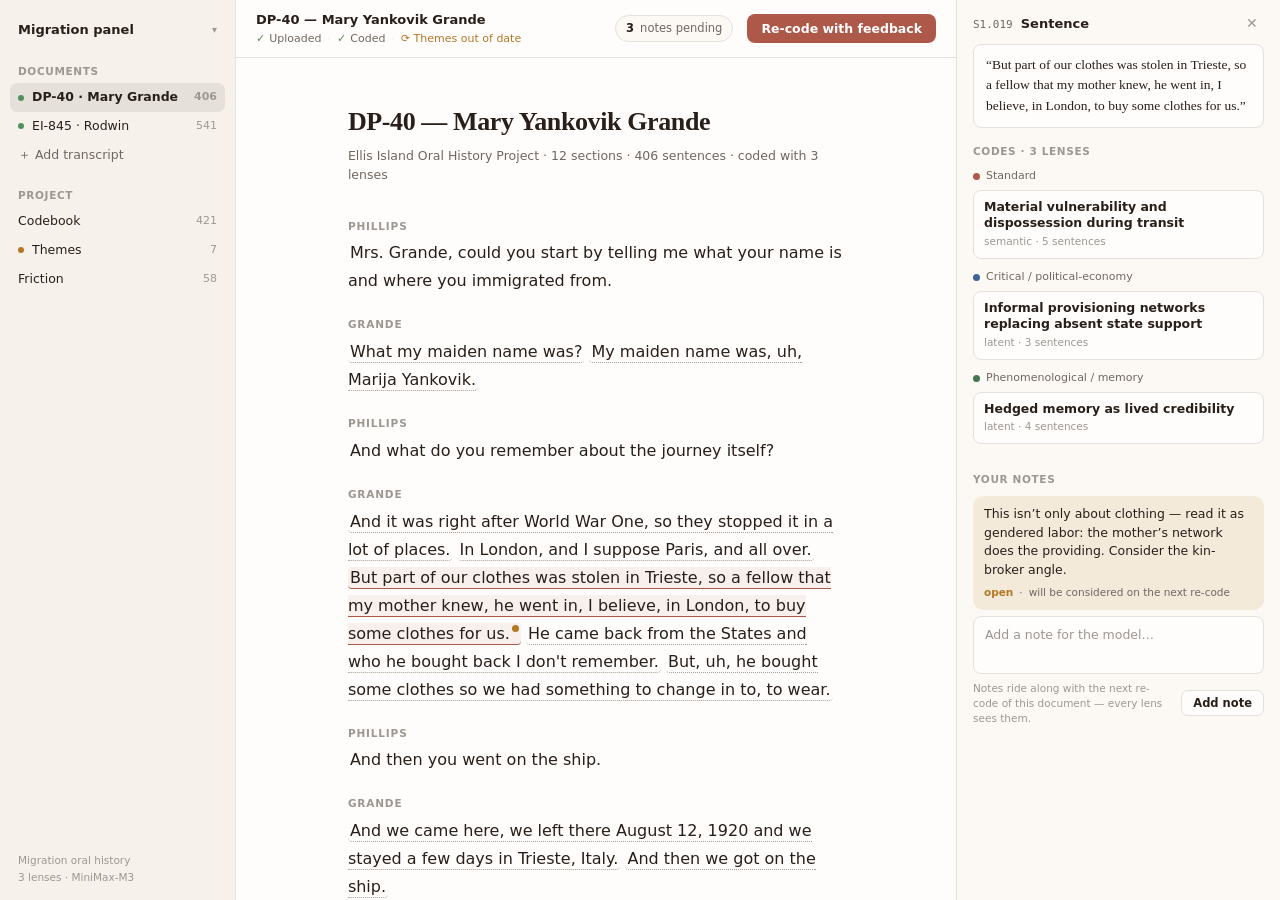
<file: design/masshine-v4-quiet.html>
<!doctype html>
<html lang="en">
<head>
<meta charset="utf-8">
<meta name="viewport" content="width=device-width, initial-scale=1.0">
<title>MASSHINE — v4 quiet concept</title>
<style>
  :root {
    color-scheme: light;
    --bg: oklch(98.3% 0.008 80);
    --sidebar: oklch(96.2% 0.010 78);
    --surface: oklch(99.5% 0.003 80);
    --fg: oklch(25% 0.018 50);
    --muted: oklch(52% 0.015 55);
    --faint: oklch(68% 0.010 60);
    --hairline: oklch(91% 0.008 75);
    --accent: oklch(56% 0.115 32);
    --accent-soft: oklch(56% 0.115 32 / 0.08);
    --amber: oklch(62% 0.12 70);
    --amber-soft: oklch(62% 0.12 70 / 0.12);
    --lens-standard: oklch(56% 0.115 32);
    --lens-critical: oklch(50% 0.09 255);
    --lens-phenom: oklch(52% 0.08 150);
    --font-display: 'Tiempos Headline', 'Newsreader', 'Iowan Old Style', Georgia, serif;
    --font-ui: -apple-system, BlinkMacSystemFont, 'SF Pro Text', system-ui, sans-serif;
    --font-mono: ui-monospace, 'SF Mono', Menlo, monospace;
  }
  * { box-sizing: border-box; }
  body {
    margin: 0; font-family: var(--font-ui); background: var(--bg); color: var(--fg);
    font-size: 13px; line-height: 1.5; -webkit-font-smoothing: antialiased;
  }
  .app { display: grid; grid-template-columns: 236px 1fr 324px; height: 100vh; overflow: hidden; }

  /* ---------- sidebar: one source list, nothing else ---------- */
  .sidebar {
    background: var(--sidebar); border-right: 1px solid var(--hairline);
    padding: 14px 10px; display: flex; flex-direction: column; gap: 18px; overflow-y: auto;
  }
  .proj {
    display: flex; align-items: center; gap: 8px; padding: 6px 8px; border-radius: 8px; cursor: pointer;
  }
  .proj:hover { background: oklch(0% 0 0 / 0.04); }
  .proj__name { font-weight: 600; font-size: 13px; }
  .proj__chev { color: var(--faint); font-size: 10px; margin-left: auto; }
  .group__label {
    font-size: 10.5px; font-weight: 600; letter-spacing: 0.06em; text-transform: uppercase;
    color: var(--faint); padding: 0 8px; margin-bottom: 4px;
  }
  .row {
    display: flex; align-items: center; gap: 8px; padding: 5px 8px; border-radius: 7px;
    color: var(--fg); cursor: pointer; font-size: 12.5px;
  }
  .row:hover { background: oklch(0% 0 0 / 0.04); }
  .row.is-active { background: oklch(0% 0 0 / 0.07); font-weight: 600; }
  .row__count { margin-left: auto; color: var(--faint); font-size: 11px; font-variant-numeric: tabular-nums; }
  .dot { width: 6px; height: 6px; border-radius: 50%; flex: none; }
  .dot--done { background: oklch(60% 0.1 150); }
  .dot--stale { background: var(--amber); }
  .side-foot { margin-top: auto; padding: 0 8px; color: var(--faint); font-size: 10.5px; line-height: 1.6; }

  /* ---------- stage: toolbar + reading surface ---------- */
  .stage { display: flex; flex-direction: column; overflow: hidden; background: var(--surface); }
  .toolbar {
    display: flex; align-items: center; gap: 14px; padding: 10px 20px;
    border-bottom: 1px solid var(--hairline); background: var(--surface); flex: none;
  }
  .tb-doc { display: flex; flex-direction: column; }
  .tb-doc strong { font-size: 13px; font-weight: 600; }
  .pipeline { display: flex; align-items: center; gap: 6px; font-size: 11px; color: var(--muted); margin-top: 1px; }
  .step { display: inline-flex; align-items: center; gap: 4px; }
  .step__check { color: oklch(60% 0.1 150); font-size: 11px; }
  .step--warn { color: var(--amber); }
  .sep { color: var(--hairline); }
  .tb-spacer { flex: 1; }
  .notes-chip {
    display: inline-flex; align-items: center; gap: 6px; font-size: 11.5px; color: var(--muted);
    padding: 4px 10px; border: 1px solid var(--hairline); border-radius: 999px; background: var(--bg);
  }
  .notes-chip b { color: var(--fg); font-weight: 600; }
  .primary {
    border: 0; border-radius: 8px; background: var(--accent); color: #fff;
    font: 600 12.5px var(--font-ui); padding: 7px 14px; cursor: pointer;
  }
  .primary:hover { filter: brightness(0.95); }

  /* ---------- transcript: typography first, marks recede ---------- */
  .transcript { overflow-y: auto; padding: 44px 48px 80px; }
  .doc-head { max-width: 60ch; margin: 0 auto 34px; }
  .doc-head h1 { font-family: var(--font-display); font-size: 26px; font-weight: 600; margin: 0 0 6px; letter-spacing: -0.015em; }
  .doc-head p { margin: 0; color: var(--muted); font-size: 12.5px; }
  .turns { max-width: 60ch; margin: 0 auto; }
  .turn { margin-bottom: 22px; }
  .turn__speaker {
    font-size: 10.5px; font-weight: 700; letter-spacing: 0.08em; text-transform: uppercase;
    color: var(--faint); margin-bottom: 5px;
  }
  .turn__body { font-size: 16px; line-height: 1.75; color: var(--fg); }
  .s { padding: 1px 2px; border-radius: 4px; cursor: pointer; }
  .s:hover { background: oklch(0% 0 0 / 0.035); }
  .s--coded { border-bottom: 1px dotted oklch(70% 0.02 60); }
  .s--active { background: var(--accent-soft); border-bottom: 1px solid var(--accent); }
  .s--active:hover { background: var(--accent-soft); }
  .note-mark {
    display: inline-block; vertical-align: super; margin-left: 2px;
    width: 7px; height: 7px; border-radius: 50%; background: var(--amber);
  }

  /* ---------- inspector: on-demand, one context at a time ---------- */
  .inspector {
    border-left: 1px solid var(--hairline); background: var(--bg);
    display: flex; flex-direction: column; overflow-y: auto;
  }
  .insp-head {
    display: flex; align-items: baseline; gap: 8px; padding: 14px 16px 10px;
  }
  .insp-head .sid { font-family: var(--font-mono); font-size: 11px; color: var(--muted); }
  .insp-head h2 { font-size: 13px; font-weight: 600; margin: 0; }
  .insp-close { margin-left: auto; border: 0; background: none; color: var(--faint); font-size: 14px; cursor: pointer; }
  .insp-quote {
    margin: 0 16px 16px; padding: 10px 12px; background: var(--surface);
    border: 1px solid var(--hairline); border-radius: 8px;
    font-family: var(--font-display); font-size: 13.5px; line-height: 1.55;
  }
  .insp-sec { padding: 0 16px 18px; }
  .insp-sec h3 {
    font-size: 10.5px; font-weight: 600; letter-spacing: 0.06em; text-transform: uppercase;
    color: var(--faint); margin: 0 0 8px;
  }
  .lens-group { margin-bottom: 10px; }
  .lens-name { display: flex; align-items: center; gap: 6px; font-size: 11px; color: var(--muted); margin-bottom: 5px; }
  .lens-dot { width: 7px; height: 7px; border-radius: 50%; }
  .code-item {
    padding: 8px 10px; background: var(--surface); border: 1px solid var(--hairline);
    border-radius: 8px; margin-bottom: 5px; cursor: pointer;
  }
  .code-item:hover { border-color: oklch(80% 0.02 60); }
  .code-item__label { font-size: 12.5px; font-weight: 550; line-height: 1.35; }
  .code-item__type { font-size: 10.5px; color: var(--faint); margin-top: 2px; }
  .note {
    padding: 9px 11px; background: var(--amber-soft); border-radius: 10px; margin-bottom: 6px;
  }
  .note p { margin: 0; font-size: 12.5px; line-height: 1.5; }
  .note__meta { font-size: 10.5px; color: var(--muted); margin-top: 5px; display: flex; gap: 6px; align-items: center; }
  .note__status { font-weight: 600; color: var(--amber); }
  .note-box { display: flex; flex-direction: column; gap: 7px; }
  .note-box textarea {
    resize: none; border: 1px solid var(--hairline); border-radius: 8px; background: var(--surface);
    padding: 9px 11px; font: 12.5px/1.5 var(--font-ui); color: var(--fg); min-height: 58px;
  }
  .note-box textarea::placeholder { color: var(--faint); }
  .note-box__foot { display: flex; align-items: center; gap: 10px; }
  .note-box .hint { font-size: 10.5px; color: var(--faint); line-height: 1.45; }
  .btn-quiet {
    border: 1px solid var(--hairline); background: var(--surface); border-radius: 7px;
    font: 600 11.5px var(--font-ui); color: var(--fg); padding: 5px 11px; cursor: pointer; flex: none;
  }
</style>
</head>
<body>
<div class="app">

  <aside class="sidebar">
    <div class="proj"><span class="proj__name">Migration panel</span><span class="proj__chev">▾</span></div>
    <div>
      <div class="group__label">Documents</div>
      <div class="row is-active"><span class="dot dot--done"></span>DP-40 · Mary Grande<span class="row__count">406</span></div>
      <div class="row"><span class="dot dot--done"></span>EI-845 · Rodwin<span class="row__count">541</span></div>
      <div class="row" style="color:var(--muted)">＋ Add transcript</div>
    </div>
    <div>
      <div class="group__label">Project</div>
      <div class="row">Codebook<span class="row__count">421</span></div>
      <div class="row"><span class="dot dot--stale"></span>Themes<span class="row__count">7</span></div>
      <div class="row">Friction<span class="row__count">58</span></div>
    </div>
    <div class="side-foot">Migration oral history<br>3 lenses · MiniMax-M3</div>
  </aside>

  <div class="stage">
    <header class="toolbar">
      <div class="tb-doc">
        <strong>DP-40 — Mary Yankovik Grande</strong>
        <div class="pipeline">
          <span class="step"><span class="step__check">✓</span> Uploaded</span><span class="sep">·</span>
          <span class="step"><span class="step__check">✓</span> Coded</span><span class="sep">·</span>
          <span class="step step--warn">⟳ Themes out of date</span>
        </div>
      </div>
      <div class="tb-spacer"></div>
      <span class="notes-chip"><b>3</b> notes pending</span>
      <button class="primary">Re-code with feedback</button>
    </header>

    <main class="transcript">
      <div class="doc-head">
        <h1>DP-40 — Mary Yankovik Grande</h1>
        <p>Ellis Island Oral History Project · 12 sections · 406 sentences · coded with 3 lenses</p>
      </div>
      <div class="turns">
        <div class="turn">
          <div class="turn__speaker">Phillips</div>
          <div class="turn__body"><span class="s">Mrs. Grande, could you start by telling me what your name is and where you immigrated from.</span></div>
        </div>
        <div class="turn">
          <div class="turn__speaker">Grande</div>
          <div class="turn__body"><span class="s s--coded">What my maiden name was?</span> <span class="s s--coded">My maiden name was, uh, Marija Yankovik.</span></div>
        </div>
        <div class="turn">
          <div class="turn__speaker">Phillips</div>
          <div class="turn__body"><span class="s">And what do you remember about the journey itself?</span></div>
        </div>
        <div class="turn">
          <div class="turn__speaker">Grande</div>
          <div class="turn__body"><span class="s s--coded">And it was right after World War One, so they stopped it in a lot of places.</span> <span class="s s--coded">In London, and I suppose Paris, and all over.</span> <span class="s s--coded s--active">But part of our clothes was stolen in Trieste, so a fellow that my mother knew, he went in, I believe, in London, to buy some clothes for us.<span class="note-mark"></span></span> <span class="s s--coded">He came back from the States and who he bought back I don't remember.</span> <span class="s s--coded">But, uh, he bought some clothes so we had something to change in to, to wear.</span></div>
        </div>
        <div class="turn">
          <div class="turn__speaker">Phillips</div>
          <div class="turn__body"><span class="s">And then you went on the ship.</span></div>
        </div>
        <div class="turn">
          <div class="turn__speaker">Grande</div>
          <div class="turn__body"><span class="s s--coded">And we came here, we left there August 12, 1920 and we stayed a few days in Trieste, Italy.</span> <span class="s s--coded">And then we got on the ship.</span></div>
        </div>
      </div>
    </main>
  </div>

  <aside class="inspector">
    <div class="insp-head">
      <span class="sid">S1.019</span>
      <h2>Sentence</h2>
      <button class="insp-close">✕</button>
    </div>
    <blockquote class="insp-quote">“But part of our clothes was stolen in Trieste, so a fellow that my mother knew, he went in, I believe, in London, to buy some clothes for us.”</blockquote>

    <div class="insp-sec">
      <h3>Codes · 3 lenses</h3>
      <div class="lens-group">
        <div class="lens-name"><span class="lens-dot" style="background:var(--lens-standard)"></span>Standard</div>
        <div class="code-item">
          <div class="code-item__label">Material vulnerability and dispossession during transit</div>
          <div class="code-item__type">semantic · 5 sentences</div>
        </div>
      </div>
      <div class="lens-group">
        <div class="lens-name"><span class="lens-dot" style="background:var(--lens-critical)"></span>Critical / political-economy</div>
        <div class="code-item">
          <div class="code-item__label">Informal provisioning networks replacing absent state support</div>
          <div class="code-item__type">latent · 3 sentences</div>
        </div>
      </div>
      <div class="lens-group">
        <div class="lens-name"><span class="lens-dot" style="background:var(--lens-phenom)"></span>Phenomenological / memory</div>
        <div class="code-item">
          <div class="code-item__label">Hedged memory as lived credibility</div>
          <div class="code-item__type">latent · 4 sentences</div>
        </div>
      </div>
    </div>

    <div class="insp-sec">
      <h3>Your notes</h3>
      <div class="note">
        <p>This isn’t only about clothing — read it as gendered labor: the mother’s network does the providing. Consider the kin-broker angle.</p>
        <div class="note__meta"><span class="note__status">open</span><span>·</span><span>will be considered on the next re-code</span></div>
      </div>
      <div class="note-box">
        <textarea placeholder="Add a note for the model…"></textarea>
        <div class="note-box__foot">
          <span class="hint">Notes ride along with the next re-code of this document — every lens sees them.</span>
          <button class="btn-quiet">Add note</button>
        </div>
      </div>
    </div>
  </aside>

</div>
</body>
</html>
</file>
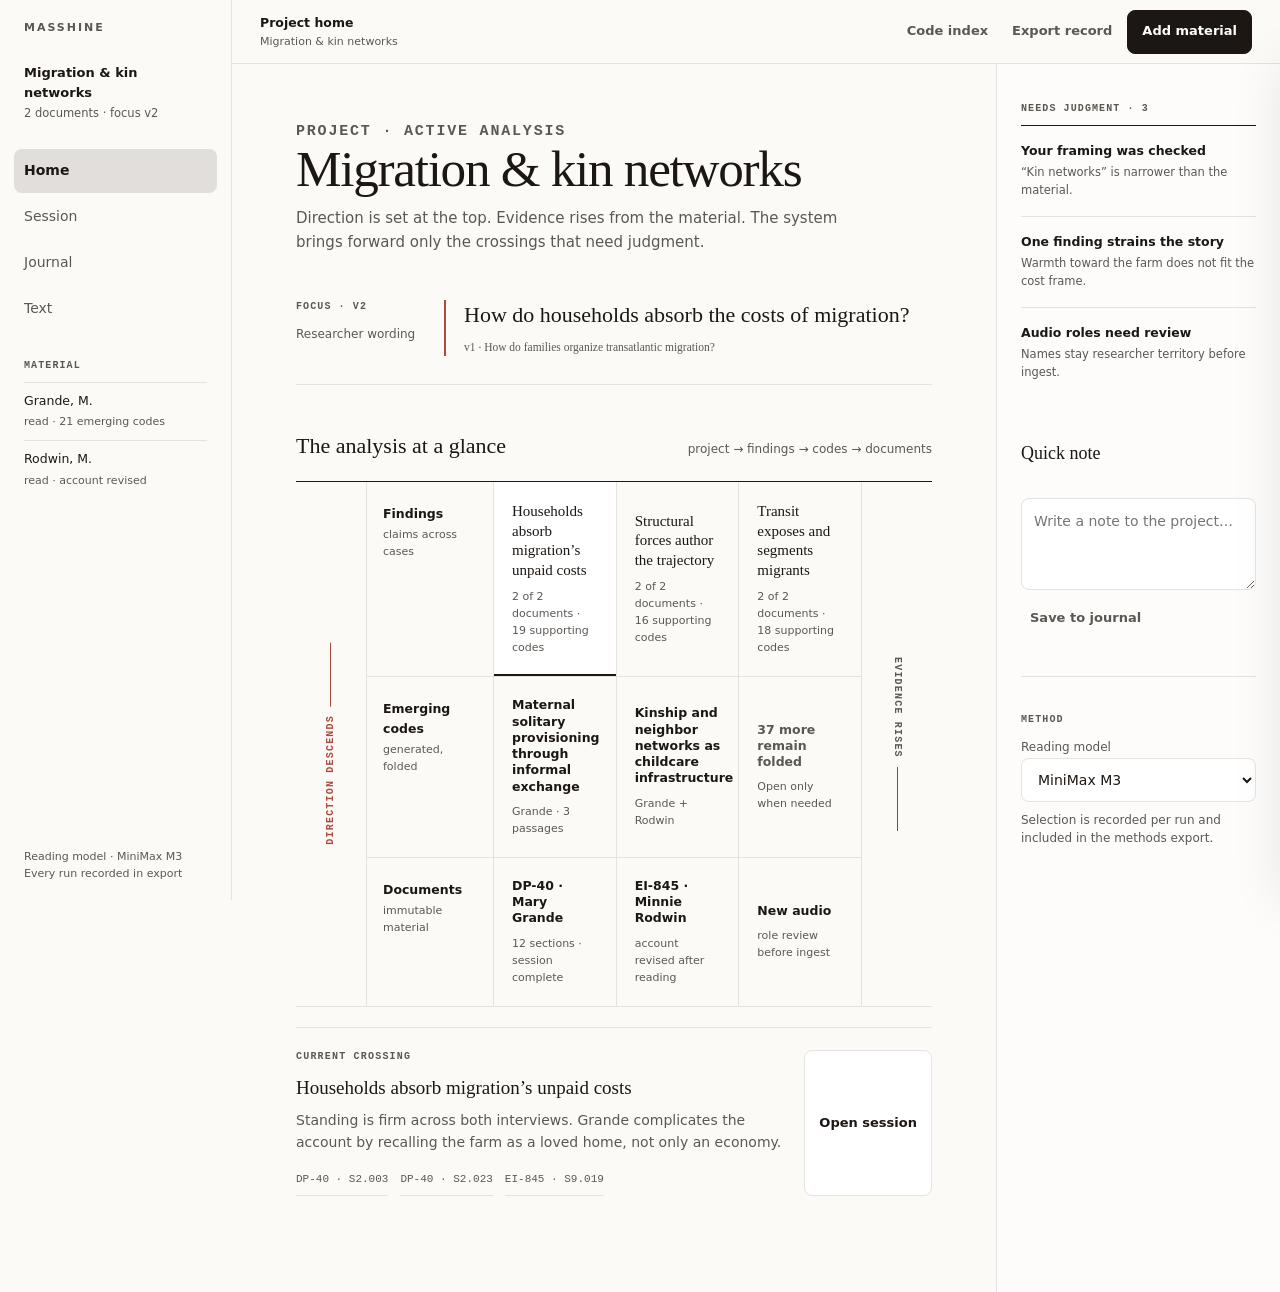
<file: design/agent-workbench/masshine-research-workbench.html>
<!doctype html>
<html lang="en">
<head>
  <meta charset="utf-8">
  <meta name="viewport" content="width=device-width, initial-scale=1">
  <title>MASSHINE · Research workbench</title>
  <style>
    :root {
      --bg: oklch(98.6% 0.005 85);
      --surface: oklch(100% 0 0);
      --fg: oklch(21% 0.012 60);
      --muted: oklch(46% 0.012 60);
      --border: oklch(91.5% 0.006 75);
      --accent: oklch(53% 0.13 30);
      --accent-soft: color-mix(in oklch, var(--accent) 9%, transparent);
      --fg-soft: color-mix(in oklch, var(--fg) 5%, transparent);
      --fg-mid: color-mix(in oklch, var(--fg) 12%, transparent);
      --font-display: "Iowan Old Style", "Palatino Linotype", Palatino, Georgia, serif;
      --font-body: -apple-system, BlinkMacSystemFont, "SF Pro Text", system-ui, sans-serif;
      --font-mono: ui-monospace, "SF Mono", Menlo, monospace;
      --rail: 232px;
      --aside: 284px;
      --radius: 8px;
    }
    *, *::before, *::after { box-sizing: border-box; }
    html { -webkit-text-size-adjust: 100%; }
    body { margin: 0; min-height: 100vh; background: var(--bg); color: var(--fg); font: 14px/1.55 var(--font-body); -webkit-font-smoothing: antialiased; }
    button, input, textarea, select { font: inherit; color: inherit; }
    button { cursor: pointer; }
    a { color: inherit; text-decoration: none; }
    h1, h2, h3, p { margin-top: 0; }
    h1, h2, h3 { font-family: var(--font-display); font-weight: 500; text-wrap: balance; }
    p { text-wrap: pretty; }
    :focus-visible { outline: 2px solid var(--accent); outline-offset: 3px; }
    .app { min-height: 100vh; display: grid; grid-template-columns: var(--rail) minmax(0, 1fr); }
    .rail { position: fixed; inset: 0 auto 0 0; width: var(--rail); display: flex; flex-direction: column; padding: 22px 14px 18px; border-right: 1px solid var(--border); background: color-mix(in oklch, var(--bg) 90%, transparent); backdrop-filter: blur(16px); z-index: 30; }
    .brand { padding: 0 10px 22px; font: 650 11px/1 var(--font-body); letter-spacing: .18em; color: var(--muted); }
    .project-switch { width: 100%; min-height: 52px; text-align: left; padding: 8px 10px; border: 0; border-radius: var(--radius); background: transparent; }
    .project-switch:hover { background: var(--fg-soft); }
    .project-switch strong { display: block; font-size: 13px; font-weight: 620; }
    .project-switch span { display: block; color: var(--muted); font-size: 11.5px; margin-top: 2px; }
    .nav { display: grid; gap: 2px; margin-top: 18px; }
    .nav button { min-height: 44px; border: 0; border-radius: var(--radius); background: transparent; text-align: left; padding: 8px 10px; color: var(--muted); }
    .nav button:hover { color: var(--fg); background: var(--fg-soft); }
    .nav button[aria-current="page"] { color: var(--fg); background: var(--fg-mid); font-weight: 600; }
    .rail-section { margin-top: 28px; padding: 0 10px; }
    .kicker { margin: 0 0 10px; font: 600 10px/1.3 var(--font-mono); letter-spacing: .11em; text-transform: uppercase; color: var(--muted); }
    .material-link { display: block; padding: 8px 0; border-top: 1px solid var(--border); }
    .material-link strong { display: block; font-size: 12.5px; font-weight: 540; }
    .material-link span { color: var(--muted); font-size: 11px; }
    .rail-foot { margin-top: auto; padding: 0 10px; color: var(--muted); font-size: 11px; }
    .workspace { grid-column: 2; min-width: 0; }
    .topbar { position: sticky; top: 0; z-index: 20; height: 64px; display: flex; align-items: center; padding: 0 28px; border-bottom: 1px solid var(--border); background: color-mix(in oklch, var(--bg) 91%, transparent); backdrop-filter: blur(16px); }
    .top-context { min-width: 0; }
    .top-context strong { display: block; font-size: 12.5px; font-weight: 620; white-space: nowrap; overflow: hidden; text-overflow: ellipsis; }
    .top-context span { display: block; font-size: 11px; color: var(--muted); }
    .top-actions { margin-left: auto; display: flex; align-items: center; gap: 6px; }
    .btn { min-height: 44px; display: inline-flex; align-items: center; justify-content: center; gap: 8px; border: 1px solid transparent; border-radius: var(--radius); padding: 9px 14px; background: transparent; font-size: 13px; font-weight: 560; transition: background .16s, color .16s, border-color .16s, transform .08s; }
    .btn:hover { background: var(--fg-soft); }
    .btn:active { transform: translateY(1px); }
    .btn-primary { background: var(--fg); color: var(--surface); border-color: var(--fg); }
    .btn-primary:hover { background: color-mix(in oklch, var(--fg) 88%, var(--surface)); color: var(--surface); }
    .btn-secondary { border-color: var(--border); background: var(--surface); }
    .btn-secondary:hover { border-color: var(--fg); background: var(--surface); }
    .btn-text { padding-inline: 8px; color: var(--muted); }
    .btn-text:hover { color: var(--fg); }
    .btn[disabled] { opacity: .42; cursor: default; transform: none; }
    .screen { display: none; min-height: calc(100vh - 64px); }
    .screen.active { display: block; animation: reveal .28s ease-out; }
    @keyframes reveal { from { opacity: 0; transform: translateY(4px); } }
    .screen-grid { display: grid; grid-template-columns: minmax(0, 1fr) var(--aside); min-height: calc(100vh - 64px); }
    .main-column { padding: 58px clamp(28px, 5vw, 74px) 92px; min-width: 0; }
    .side-column { border-left: 1px solid var(--border); padding: 38px 24px 80px; background: color-mix(in oklch, var(--surface) 46%, transparent); }
    .content { max-width: 920px; margin: 0 auto; }
    .narrow { max-width: 700px; }
    .page-head { margin-bottom: 46px; }
    .page-head h1 { font-size: clamp(34px, 4vw, 52px); line-height: 1.05; letter-spacing: -.025em; margin-bottom: 12px; }
    .page-head p { max-width: 62ch; margin-bottom: 0; color: var(--muted); font-size: 15px; }
    .eyebrow { margin: 0 0 12px; font: 600 10px/1.3 var(--font-mono); letter-spacing: .12em; text-transform: uppercase; color: var(--muted); }
    .meta { color: var(--muted); font-size: 12px; }
    .serif { font-family: var(--font-display); }
    .rule { border: 0; border-top: 1px solid var(--border); margin: 36px 0; }
    .focus-line { display: grid; grid-template-columns: 120px minmax(0, 1fr); gap: 28px; padding: 0 0 28px; border-bottom: 1px solid var(--border); }
    .focus-line blockquote { margin: 0; padding-left: 18px; border-left: 2px solid var(--accent); font: 500 22px/1.38 var(--font-display); }
    .focus-line small { display: block; margin-top: 10px; font-size: 11.5px; color: var(--muted); }
    .section-head { display: flex; align-items: baseline; justify-content: space-between; gap: 18px; margin: 44px 0 18px; }
    .section-head h2 { margin: 0; font-size: 22px; }
    .section-head p { margin: 0; color: var(--muted); font-size: 12px; }

    /* Closest seed layout: custom split, adapted into a layered research map. */
    .map-shell { position: relative; display: grid; grid-template-columns: 70px minmax(0, 1fr) 70px; border-top: 1px solid var(--fg); border-bottom: 1px solid var(--border); }
    .current { writing-mode: vertical-rl; display: flex; align-items: center; justify-content: center; gap: 9px; padding: 18px 0; font: 600 10px/1 var(--font-mono); letter-spacing: .12em; text-transform: uppercase; }
    .current::after { content: ""; width: 1px; height: 64px; background: currentColor; }
    .current.direction { color: var(--accent); transform: rotate(180deg); }
    .current.evidence { color: var(--muted); }
    .map-levels { border-inline: 1px solid var(--border); }
    .map-level { display: grid; grid-template-columns: 126px minmax(0, 1fr); min-height: 104px; border-bottom: 1px solid var(--border); }
    .map-level:last-child { border-bottom: 0; }
    .level-label { padding: 22px 16px; font-size: 11px; color: var(--muted); }
    .level-label strong { display: block; color: var(--fg); font-size: 12.5px; font-weight: 620; margin-bottom: 3px; }
    .node-list { display: grid; grid-template-columns: repeat(3, minmax(0, 1fr)); }
    .node { position: relative; min-height: 103px; padding: 20px 18px; border: 0; border-left: 1px solid var(--border); background: transparent; text-align: left; }
    .node:hover { background: var(--fg-soft); }
    .node.selected { background: var(--surface); box-shadow: inset 0 -2px var(--fg); }
    .node strong { display: block; font: 500 15px/1.3 var(--font-display); }
    .node span { display: block; margin-top: 8px; color: var(--muted); font-size: 11px; }
    .node.compact strong { font-family: var(--font-body); font-size: 12.5px; font-weight: 560; }
    .folded { color: var(--muted); }
    .crossing { margin-top: 20px; padding: 22px 0 4px; display: grid; grid-template-columns: minmax(0, 1fr) auto; gap: 22px; border-top: 1px solid var(--border); }
    .crossing h3 { font-size: 19px; margin-bottom: 8px; }
    .crossing p { margin-bottom: 10px; color: var(--muted); }
    .evidence-door { display: inline-flex; min-height: 32px; align-items: center; border: 0; border-bottom: 1px solid var(--border); padding: 2px 0; margin-right: 12px; background: transparent; color: var(--muted); font: 11px/1 var(--font-mono); }
    .evidence-door:hover { color: var(--fg); border-color: var(--fg); }
    .status-line { padding: 15px 0; border-top: 1px solid var(--border); }
    .status-line:first-of-type { border-top-color: var(--fg); }
    .status-line button { width: 100%; border: 0; background: transparent; text-align: left; padding: 0; }
    .status-line button:hover strong { text-decoration: underline; text-underline-offset: 3px; }
    .status-line strong { display: block; font-size: 12.5px; font-weight: 590; }
    .status-line span { display: block; margin-top: 4px; color: var(--muted); font-size: 11.5px; }
    .note-field { width: 100%; min-height: 92px; resize: vertical; margin-top: 12px; padding: 12px; border: 1px solid var(--border); border-radius: var(--radius); background: var(--surface); }
    .note-field:focus { border-color: var(--fg); outline-color: var(--accent); }

    /* Session: one point at a time. */
    .session-track { display: grid; grid-template-columns: repeat(5, 1fr); gap: 5px; margin-bottom: 34px; }
    .session-track i { height: 2px; background: var(--border); }
    .session-track i.done { background: var(--fg); }
    .step-frame { min-height: 420px; }
    .step-kind { display: flex; justify-content: space-between; gap: 20px; color: var(--muted); font: 11px/1.3 var(--font-mono); text-transform: uppercase; letter-spacing: .08em; }
    .step-claim { max-width: 27ch; margin: 24px 0 18px; font: 500 clamp(28px, 4vw, 43px)/1.12 var(--font-display); letter-spacing: -.025em; }
    .step-body { max-width: 62ch; color: var(--muted); font-size: 15px; }
    .reaction-bar { display: flex; flex-wrap: wrap; gap: 6px; margin-top: 30px; }
    .reaction-bar .btn.active { background: var(--accent-soft); color: var(--accent); }
    .checkback { margin-top: 28px; max-width: 700px; border-top: 1px solid var(--fg); }
    .checkback-row { display: grid; grid-template-columns: 110px 1fr; gap: 18px; padding: 13px 0; border-bottom: 1px solid var(--border); }
    .checkback-row strong { font-size: 12px; }
    .checkback-row p { margin: 0; color: var(--muted); font-size: 13.5px; }
    .second-lens { display: none; margin-top: 24px; padding: 18px 0 0 18px; border-top: 1px solid var(--border); border-left: 1px solid var(--fg); color: var(--muted); }
    .second-lens.open { display: block; animation: reveal .22s ease-out; }
    .conversation { margin-top: 54px; padding-top: 28px; border-top: 1px solid var(--border); }
    .ask-row { display: grid; grid-template-columns: 1fr auto; gap: 8px; }
    .field { width: 100%; min-height: 44px; border: 1px solid var(--border); border-radius: var(--radius); background: var(--surface); padding: 10px 12px; }
    .field:focus { border-color: var(--fg); outline-color: var(--accent); }

    /* Journal uses the seed log-list rhythm. */
    .versioned-story { padding: 30px 0 8px; border-top: 1px solid var(--fg); }
    .versioned-story p { max-width: 64ch; font: 500 20px/1.65 var(--font-display); }
    .finding { padding: 24px 0; border-top: 1px solid var(--border); }
    .finding:first-child { border-top-color: var(--fg); }
    .finding-top { display: grid; grid-template-columns: minmax(0, 1fr) 148px; gap: 24px; }
    .finding h3 { margin: 0 0 10px; font-size: 21px; }
    .standing { color: var(--muted); font-size: 12.5px; }
    .stance { padding-left: 14px; border-left: 1px solid var(--border); color: var(--muted); font-size: 11.5px; }
    .finding:first-child .stance { border-left: 2px solid var(--accent); color: var(--accent); }
    .finding-evidence { display: none; margin-top: 18px; padding: 16px 0 0 18px; border-top: 1px solid var(--border); }
    .finding.open .finding-evidence { display: block; }
    .timeline { margin-top: 10px; }
    .timeline-row { display: grid; grid-template-columns: 90px minmax(0, 1fr) auto; gap: 16px; padding: 13px 0; border-top: 1px solid var(--border); align-items: baseline; }
    .timeline-row time { font: 11px/1.3 var(--font-mono); color: var(--muted); }

    /* Text preserves the approved archival page and margin behavior. */
    .text-stage { padding: 48px clamp(18px, 5vw, 58px) 90px; background: color-mix(in oklch, var(--bg) 84%, var(--border)); }
    .paper { max-width: 900px; margin: 0 auto; padding: 54px 48px 70px; border: 1px solid var(--border); background: var(--surface); box-shadow: 0 18px 44px color-mix(in oklch, var(--fg) 9%, transparent); }
    .paper-head { display: flex; justify-content: space-between; gap: 20px; padding-bottom: 17px; margin-bottom: 38px; border-bottom: 1px solid var(--border); color: var(--muted); font-size: 11px; text-transform: uppercase; letter-spacing: .08em; }
    .passage { display: grid; grid-template-columns: minmax(0, 1fr) 210px; gap: 32px; margin-bottom: 24px; scroll-margin-top: 100px; }
    .passage.highlight .transcript-line { background: var(--accent-soft); box-shadow: 0 0 0 5px var(--accent-soft); }
    .transcript-line { margin: 0; font: 400 17px/1.82 var(--font-display); }
    .speaker { color: var(--muted); font-size: .74em; font-variant: small-caps; letter-spacing: .09em; }
    .margin-note { opacity: .18; padding-left: 12px; border-left: 2px solid var(--border); color: var(--muted); font-size: 11.5px; transition: opacity .18s, border-color .18s; }
    .passage:hover .margin-note, .passage.highlight .margin-note, .margin-note.pinned { opacity: 1; border-left-color: var(--fg); }
    .margin-note strong { display: block; color: var(--fg); font-weight: 590; margin-bottom: 4px; }

    /* Dialogs are deliberate moments: audio gate, new project, theme sitting. */
    dialog { width: min(760px, calc(100vw - 28px)); max-height: calc(100vh - 28px); border: 1px solid var(--border); border-radius: 12px; padding: 0; background: var(--surface); color: var(--fg); box-shadow: 0 28px 90px color-mix(in oklch, var(--fg) 24%, transparent); }
    dialog::backdrop { background: color-mix(in oklch, var(--fg) 30%, transparent); backdrop-filter: blur(5px); }
    .dialog-head { display: flex; align-items: start; gap: 20px; padding: 24px 26px; border-bottom: 1px solid var(--border); }
    .dialog-head h2 { margin: 0; font-size: 26px; }
    .dialog-head .btn { margin-left: auto; min-height: 36px; }
    .dialog-body { padding: 28px 26px 32px; overflow: auto; }
    .roles { display: grid; grid-template-columns: 1fr 1fr; gap: 18px; margin: 22px 0 30px; }
    .diff-row { display: grid; grid-template-columns: 1fr 1fr; gap: 18px; padding: 16px 0; border-top: 1px solid var(--border); }
    .diff-old { color: var(--muted); text-decoration: line-through; }
    .reading-state { display: none; text-align: center; padding: 32px 0 12px; }
    .reading-state.active { display: block; }
    .reading-line { max-width: 360px; height: 2px; margin: 22px auto; background: var(--border); overflow: hidden; }
    .reading-line i { display: block; width: 62%; height: 100%; background: var(--fg); animation: read 2.3s ease-in-out infinite alternate; }
    @keyframes read { to { width: 84%; } }
    .review-sheet { width: min(920px, calc(100vw - 28px)); }
    .pooled { display: grid; grid-template-columns: 1fr 1fr; gap: 30px; }
    .quote-row { padding: 15px 0; border-top: 1px solid var(--border); }
    .quote-row p { margin: 5px 0 0; font-family: var(--font-display); }
    .drawer { position: fixed; z-index: 45; top: 64px; right: 0; bottom: 0; width: min(410px, 100vw); padding: 34px 28px 60px; overflow: auto; border-left: 1px solid var(--border); background: var(--surface); box-shadow: -18px 0 50px color-mix(in oklch, var(--fg) 10%, transparent); transform: translateX(105%); transition: transform .25s ease; }
    .drawer.open { transform: none; }
    .drawer-head { display: flex; align-items: start; gap: 18px; }
    .drawer-head h2 { font-size: 28px; margin: 0; }
    .drawer-head .btn { margin-left: auto; }
    .family { margin-top: 32px; }
    .family h3 { font-family: var(--font-display); font-size: 14px; font-variant: small-caps; letter-spacing: .06em; }
    .index-row { display: flex; align-items: baseline; gap: 8px; padding: 7px 0; color: var(--muted); font-size: 12px; }
    .index-row i { flex: 1; border-bottom: 1px dotted var(--border); }
    .mobile-only { display: none; }

    @media (max-width: 1040px) {
      :root { --aside: 250px; }
      .map-shell { grid-template-columns: 48px minmax(0, 1fr) 48px; }
      .map-level { grid-template-columns: 105px minmax(0, 1fr); }
      .node-list { grid-template-columns: repeat(2, minmax(0, 1fr)); }
      .node:nth-child(3) { border-top: 1px solid var(--border); }
    }
    @media (max-width: 820px) {
      .app { display: block; padding-bottom: 68px; }
      .rail { inset: auto 0 0 0; width: 100%; height: 68px; padding: 8px; border: 0; border-top: 1px solid var(--border); flex-direction: row; background: color-mix(in oklch, var(--bg) 94%, transparent); }
      .brand, .project-switch, .rail-section, .rail-foot { display: none; }
      .nav { width: 100%; margin: 0; grid-template-columns: repeat(4, 1fr); }
      .nav button { min-height: 50px; text-align: center; padding: 6px; font-size: 12px; }
      .workspace { grid-column: auto; }
      .topbar { height: 58px; padding: 0 14px; }
      .top-actions .btn-text { display: none; }
      .screen { min-height: calc(100vh - 126px); }
      .screen-grid { display: block; min-height: 0; }
      .main-column { padding: 36px 18px 64px; }
      .side-column { border-left: 0; border-top: 1px solid var(--border); padding: 32px 18px 60px; }
      .page-head { margin-bottom: 34px; }
      .focus-line { grid-template-columns: 1fr; gap: 10px; }
      .map-shell { grid-template-columns: 30px minmax(0, 1fr) 30px; }
      .map-level { grid-template-columns: 1fr; }
      .level-label { border-bottom: 1px solid var(--border); }
      .node-list { grid-template-columns: 1fr; }
      .node { min-height: 82px; border-left: 0; border-top: 1px solid var(--border); }
      .node:first-child { border-top: 0; }
      .node:nth-child(3) { border-top: 1px solid var(--border); }
      .crossing, .finding-top, .pooled, .roles, .diff-row { grid-template-columns: 1fr; }
      .crossing .btn { justify-self: start; }
      .timeline-row { grid-template-columns: 72px 1fr; }
      .timeline-row .btn { grid-column: 2; justify-self: start; }
      .passage { grid-template-columns: 1fr; gap: 8px; }
      .margin-note { opacity: 1; margin-left: 12px; }
      .paper { padding: 34px 22px 50px; }
      .paper-head { display: block; }
      .ask-row { grid-template-columns: 1fr; }
      .mobile-only { display: inline-flex; }
    }
  </style>
</head>
<body>
  <div class="app">
    <aside class="rail" data-od-id="project-navigation">
      <div class="brand">MASSHINE</div>
      <button class="project-switch" data-od-id="project-switcher" id="projectSwitcher">
        <strong>Migration &amp; kin networks</strong><span>2 documents · focus v2</span>
      </button>
      <nav class="nav" aria-label="Project surfaces">
        <button data-view="home" aria-current="page" data-od-id="nav-home">Home</button>
        <button data-view="session" data-od-id="nav-session">Session</button>
        <button data-view="journal" data-od-id="nav-journal">Journal</button>
        <button data-view="text" data-od-id="nav-text">Text</button>
      </nav>
      <div class="rail-section">
        <p class="kicker">Material</p>
        <a class="material-link" href="#" data-open-text="p-mother"><strong>Grande, M.</strong><span>read · 21 emerging codes</span></a>
        <a class="material-link" href="#" data-open-text="p-rodwin"><strong>Rodwin, M.</strong><span>read · account revised</span></a>
      </div>
      <div class="rail-foot">Reading model · MiniMax M3<br>Every run recorded in export</div>
    </aside>

    <div class="workspace">
      <header class="topbar" data-od-id="project-toolbar">
        <button class="btn btn-text mobile-only" id="mobileProjectSwitcher" data-od-id="mobile-project-switcher">Project</button>
        <div class="top-context"><strong id="topTitle">Project home</strong><span id="topSub">Migration &amp; kin networks</span></div>
        <div class="top-actions">
          <button class="btn btn-text" id="codebookAction" data-od-id="open-codebook-action">Code index</button>
          <button class="btn btn-text" data-od-id="export-action">Export record</button>
          <button class="btn btn-primary" id="addMaterial" data-od-id="add-material-action">Add material</button>
        </div>
      </header>

      <main id="content">
        <section class="screen active" id="home" data-od-id="home-screen">
          <div class="screen-grid">
            <div class="main-column">
              <div class="content">
                <header class="page-head" data-od-id="project-heading">
                  <p class="eyebrow">Project · active analysis</p>
                  <h1>Migration &amp; kin networks</h1>
                  <p>Direction is set at the top. Evidence rises from the material. The system brings forward only the crossings that need judgment.</p>
                </header>

                <div class="focus-line" data-od-id="research-focus">
                  <div><p class="kicker">Focus · v2</p><span class="meta">Researcher wording</span></div>
                  <blockquote>How do households absorb the costs of migration?<small>v1 · How do families organize transatlantic migration?</small></blockquote>
                </div>

                <div class="section-head"><h2 data-od-id="analytic-map-heading">The analysis at a glance</h2><p>project → findings → codes → documents</p></div>
                <div class="map-shell" data-od-id="analytic-hierarchy">
                  <div class="current direction">Direction descends</div>
                  <div class="map-levels">
                    <div class="map-level">
                      <div class="level-label"><strong>Findings</strong>claims across cases</div>
                      <div class="node-list">
                        <button class="node selected" data-node="household" data-od-id="theme-household"><strong>Households absorb migration’s unpaid costs</strong><span>2 of 2 documents · 19 supporting codes</span></button>
                        <button class="node" data-node="structures" data-od-id="theme-structures"><strong>Structural forces author the trajectory</strong><span>2 of 2 documents · 16 supporting codes</span></button>
                        <button class="node" data-node="transit" data-od-id="theme-transit"><strong>Transit exposes and segments migrants</strong><span>2 of 2 documents · 18 supporting codes</span></button>
                      </div>
                    </div>
                    <div class="map-level">
                      <div class="level-label"><strong>Emerging codes</strong>generated, folded</div>
                      <div class="node-list">
                        <button class="node compact" data-node="provisioning" data-od-id="code-provisioning"><strong>Maternal solitary provisioning through informal exchange</strong><span>Grande · 3 passages</span></button>
                        <button class="node compact" data-node="childcare" data-od-id="code-childcare"><strong>Kinship and neighbor networks as childcare infrastructure</strong><span>Grande + Rodwin</span></button>
                        <button class="node compact folded" data-node="folded" data-od-id="codes-folded"><strong>37 more remain folded</strong><span>Open only when needed</span></button>
                      </div>
                    </div>
                    <div class="map-level">
                      <div class="level-label"><strong>Documents</strong>immutable material</div>
                      <div class="node-list">
                        <button class="node compact" data-node="grande" data-od-id="document-grande"><strong>DP-40 · Mary Grande</strong><span>12 sections · session complete</span></button>
                        <button class="node compact" data-node="rodwin" data-od-id="document-rodwin"><strong>EI-845 · Minnie Rodwin</strong><span>account revised after reading</span></button>
                        <button class="node compact" id="openAudioReview" data-od-id="document-audio-arrival"><strong>New audio</strong><span>role review before ingest</span></button>
                      </div>
                    </div>
                  </div>
                  <div class="current evidence">Evidence rises</div>
                </div>

                <div class="crossing" data-od-id="selected-crossing">
                  <div>
                    <p class="eyebrow">Current crossing</p>
                    <h3 id="detailTitle">Households absorb migration’s unpaid costs</h3>
                    <p id="detailBody">Standing is firm across both interviews. Grande complicates the account by recalling the farm as a loved home, not only an economy.</p>
                    <div id="detailEvidence"><button class="evidence-door" data-open-text="p-mother">DP-40 · S2.003</button><button class="evidence-door" data-open-text="p-cow">DP-40 · S2.023</button><button class="evidence-door" data-open-text="p-rodwin">EI-845 · S9.019</button></div>
                  </div>
                  <button class="btn btn-secondary" data-view="session" data-od-id="open-session-action">Open session</button>
                </div>
              </div>
            </div>
            <aside class="side-column" data-od-id="attention-rail">
              <p class="kicker">Needs judgment · 3</p>
              <div class="status-line"><button data-view="session"><strong>Your framing was checked</strong><span>“Kin networks” is narrower than the material.</span></button></div>
              <div class="status-line"><button data-view="journal"><strong>One finding strains the story</strong><span>Warmth toward the farm does not fit the cost frame.</span></button></div>
              <div class="status-line"><button id="openAudioReviewSide"><strong>Audio roles need review</strong><span>Names stay researcher territory before ingest.</span></button></div>
              <div class="section-head" style="margin-top:42px"><h2 style="font-size:18px">Quick note</h2></div>
              <textarea class="note-field" data-od-id="quick-note" placeholder="Write a note to the project…"></textarea>
              <button class="btn btn-text" data-od-id="save-note-action">Save to journal</button>
              <hr class="rule">
              <p class="kicker">Method</p>
              <label class="meta" for="modelSelect">Reading model</label>
              <select class="field" id="modelSelect" data-od-id="model-picker"><option>MiniMax M3</option><option>GLM-5.2</option><option>Mistral Large</option><option>Magistral Medium</option></select>
              <p class="meta" style="margin-top:9px">Selection is recorded per run and included in the methods export.</p>
            </aside>
          </div>
        </section>

        <section class="screen" id="session" data-od-id="session-screen">
          <div class="screen-grid">
            <div class="main-column">
              <div class="content narrow">
                <header class="page-head" data-od-id="session-heading">
                  <p class="eyebrow">Data session · DP-40 Grande</p>
                  <h1>What this interview changes</h1>
                  <p>Five points, paced one at a time. Every statement opens the words beneath it.</p>
                </header>
                <div class="session-track" id="sessionTrack"><i class="done"></i><i></i><i></i><i></i><i></i></div>
                <div class="step-frame" id="stepFrame" data-od-id="walkthrough-step"></div>
                <div style="display:flex;justify-content:space-between;gap:10px;margin-top:16px">
                  <button class="btn btn-text" id="prevStep" data-od-id="previous-step">← Previous</button>
                  <button class="btn btn-primary" id="nextStep" data-od-id="next-step">Next point →</button>
                </div>
                <div class="conversation" data-od-id="open-conversation">
                  <p class="eyebrow">Ask the material</p>
                  <h2 style="font-size:24px">A question, not a chat.</h2>
                  <p class="meta">Answers stay retrieval-grounded and link back to passages.</p>
                  <div class="ask-row"><input class="field" data-od-id="material-question" placeholder="Where does she talk about pay?"><button class="btn btn-primary" data-od-id="ask-material-action">Ask</button></div>
                </div>
              </div>
            </div>
            <aside class="side-column" data-od-id="session-introduction">
              <p class="kicker">Introduction · 3 min</p>
              <p class="serif" style="font-size:17px;line-height:1.7">Mary Grande’s account begins with a household divided across the Atlantic. Her father is in the United States; her mother farms and barters at home. <button class="evidence-door" data-open-text="p-mother">S2.003</button></p>
              <p class="serif" style="font-size:17px;line-height:1.7">The journey depends on people rather than institutions, including an acquaintance who replaces stolen clothes in transit. <button class="evidence-door" data-open-text="p-clothes">S1.019</button></p>
              <button class="btn btn-secondary" id="listenIntro" data-od-id="listen-intro-action">Listen to introduction</button>
            </aside>
          </div>
        </section>

        <section class="screen" id="journal" data-od-id="journal-screen">
          <div class="screen-grid">
            <div class="main-column">
              <div class="content narrow">
                <header class="page-head" data-od-id="journal-heading">
                  <p class="eyebrow">Analytic journal · version 2</p>
                  <h1>The account so far</h1>
                  <p>Findings show what the evidence can currently carry and how the researcher has steered the next reading.</p>
                </header>
                <article class="versioned-story" data-od-id="story-so-far">
                  <div style="display:flex;justify-content:space-between;gap:18px"><p class="kicker">Story · after Rodwin</p><button class="btn btn-text" data-od-id="story-version-action">Compare v1</button></div>
                  <p>Across both interviews, migration is financed less with money than with people. Households split across the Atlantic; women and children absorb much of the work. Yet Grande’s affection for the farm resists a story told only through cost.</p>
                  <button class="evidence-door" data-open-text="p-mother">DP-40 · S2.003</button><button class="evidence-door" data-open-text="p-cow">DP-40 · S2.023</button><button class="evidence-door" data-open-text="p-rodwin">EI-845 · S9.019</button>
                </article>
                <div class="section-head"><h2 data-od-id="findings-heading">Findings</h2><button class="btn btn-secondary" id="openReview" data-od-id="start-review-action">Begin review sitting</button></div>
                <div data-od-id="findings-list">
                  <article class="finding" id="finding-household" data-od-id="finding-household">
                    <div class="finding-top"><div><h3>Households absorb migration’s unpaid costs</h3><p class="standing">Standing · recurs in both interviews · 19 supporting codes · 2 tensions</p></div><div class="stance">Stance · reframed after Grande; agreed after Rodwin</div></div>
                    <button class="btn btn-text finding-toggle">Show pooled evidence</button>
                    <div class="finding-evidence"><p>Strongest: maternal provisioning, family labor, kin reception. Weakest: the narrator’s warmth toward household work complicates a purely cost-based reading.</p><button class="evidence-door" data-open-text="p-mother">S2.003</button><button class="evidence-door" data-open-text="p-cow">S2.023</button></div>
                  </article>
                  <article class="finding" id="finding-structures" data-od-id="finding-structures">
                    <div class="finding-top"><div><h3>Macro-structural forces author the migration trajectory</h3><p class="standing">Standing · recurs in both interviews · war, borders, labor demand, and crisis</p></div><div class="stance">Stance · challenged: “author” may overstate the evidence</div></div>
                    <button class="btn btn-text finding-toggle">Show pooled evidence</button>
                    <div class="finding-evidence"><p>The material names war, conscription, coal work, and economic crisis, but often narrates causation through family feeling rather than structure.</p></div>
                  </article>
                  <article class="finding" id="finding-home" data-od-id="finding-home">
                    <div class="finding-top"><div><h3>The homeland is remembered as an integrated lifeworld</h3><p class="standing">Standing · single case · Grande only · evidence remains thin</p></div><div class="stance">Stance · parked</div></div>
                    <button class="btn btn-text finding-toggle">Show pooled evidence</button>
                    <div class="finding-evidence"><p>The barn, animals, food work, and barter are recalled as one ordinary order of home.</p><button class="evidence-door" data-open-text="p-cow">S2.023</button></div>
                  </article>
                </div>
                <div class="section-head"><h2 data-od-id="residue-heading">Doesn’t fit yet</h2><p>residue, kept visible</p></div>
                <div class="crossing"><div><h3>A loved cow, a barn under the same roof</h3><p>No standing finding currently holds these passages without reducing them to household production. They may be the seed of a different account of home.</p><button class="evidence-door" data-open-text="p-cow">DP-40 · S2.023</button></div><button class="btn btn-secondary">Read under a home-making frame</button></div>
              </div>
            </div>
            <aside class="side-column" data-od-id="history-timeline">
              <p class="kicker">History</p>
              <div class="timeline">
                <div class="timeline-row"><time>Today</time><span>Focus changed to v2</span><button class="btn btn-text">Restore</button></div>
                <div class="timeline-row"><time>Today</time><span>Rodwin read · account revised</span></div>
                <div class="timeline-row"><time>28 Aug</time><span>Marked “before re-focus”</span><button class="btn btn-text">Restore</button></div>
                <div class="timeline-row"><time>28 Aug</time><span>Grande session · 5 reactions</span></div>
              </div>
              <button class="btn btn-secondary" style="margin-top:18px" data-od-id="mark-moment-action">Mark this moment</button>
            </aside>
          </div>
        </section>

        <section class="screen" id="text" data-od-id="text-screen">
          <div class="text-stage">
            <div class="paper" data-od-id="transcript-paper">
              <header class="paper-head"><span>DP-40 · Mary Yankovik Grande</span><span>Ellis Island Oral History Project · 1989</span></header>
              <div class="passage" id="p-clothes" data-od-id="passage-clothes"><p class="transcript-line"><span class="speaker">Grande</span>&ensp;But part of our clothes was stolen in Trieste, so a fellow that my mother knew, he went in, I believe, in London, to buy some clothes for us. He could speak American.</p><button class="margin-note"><strong>Material precarity in transit</strong>Recovery depends on an acquaintance with linguistic capital. · S1.019</button></div>
              <div class="passage" id="p-mother" data-od-id="passage-mother"><p class="transcript-line"><span class="speaker">Grande</span>&ensp;Well, my father was here in the States since 1911. In fact, he was, during World War One, here in the United States, and my mother was a farmer, and she raised some cattle and bartered with them.</p><button class="margin-note"><strong>Maternal solitary provisioning</strong>The divided household places farming and exchange with the mother. · S2.003</button></div>
              <div class="passage" id="p-home" data-od-id="passage-home"><p class="transcript-line"><span class="speaker">Grande</span>&ensp;It was three rooms, living room and kitchen in the middle and a small room on the side. And then facing what would be, I guess, the east side was half, was a barn where the cattle were.</p><button class="margin-note"><strong>Integrated domestic-productive dwelling</strong>Home and productive space form one building. · S2.007–008</button></div>
              <div class="passage" id="p-cow" data-od-id="passage-cow"><p class="transcript-line"><span class="speaker">Grande</span>&ensp;I enjoyed it because they were part of my life. In fact, I had a pet cow that I loved very much.</p><button class="margin-note"><strong>Residue</strong>Affection strains a reading of the farm only as economic burden. · S2.022–023</button></div>
              <div class="passage" id="p-labor" data-od-id="passage-labor"><p class="transcript-line"><span class="speaker">Grande</span>&ensp;I had to help with, when they killed the pigs I had to catch the blood. I didn’t like it, but that was part of my job.</p><button class="margin-note"><strong>Child labor in household production</strong>Necessary work is narrated as ordinary obligation. · S2.040–041</button></div>
              <div class="passage" id="p-barter" data-od-id="passage-barter"><p class="transcript-line"><span class="speaker">Grande</span>&ensp;And then she bartered with the cattle, and sometimes I’d stay with the neighbors overnight when she’d go and barter to different places.</p><button class="margin-note"><strong>Kinship and neighbor childcare</strong>Care is redistributed so provisioning work can continue. · S4.020</button></div>
              <div class="passage" id="p-coal" data-od-id="passage-coal"><p class="transcript-line"><span class="speaker">Grande</span>&ensp;Well, he was working in coal mines.</p><button class="margin-note"><strong>Labor demand shapes destination</strong>The father’s settlement is tied to extractive work. · S9.019</button></div>
              <div class="passage" id="p-rodwin" data-od-id="passage-rodwin"><p class="transcript-line"><span class="speaker">Rodwin</span>&ensp;And when you look back on it now … Well, we were always together. Always together.</p><button class="margin-note"><strong>Kin network as settlement infrastructure</strong>A cross-case echo, held with its own register. · S9.018–019</button></div>
            </div>
          </div>
        </section>
      </main>
    </div>
  </div>

  <dialog id="audioDialog" data-od-id="audio-review-dialog">
    <div class="dialog-head"><div><p class="eyebrow">Before ingest · audio arrival</p><h2>Review the transcript</h2></div><button class="btn btn-text" data-close-dialog>Close</button></div>
    <div class="dialog-body" id="audioReviewBody">
      <p>The recording is transcribed and diarized. Confirm who is speaking before the text becomes fixed.</p>
      <div class="roles"><label><span class="meta">Speaker 1 · detected role</span><input class="field" value="Andrew Phillips · interviewer"></label><label><span class="meta">Speaker 2 · detected role</span><input class="field" value="Mary Grande · interviewee"></label></div>
      <p class="kicker">Suggested redraft · 2 of 214 segments</p>
      <div class="diff-row"><p class="diff-old">Kandijaright over Novo Mesto</p><p>Kandija, right over Novo Mesto</p></div>
      <p class="meta">“Marija Yankovik” was heard as “Jankovic.” Proper names are left unchanged for researcher review.</p>
      <div style="display:flex;flex-wrap:wrap;gap:8px;margin-top:24px"><button class="btn btn-secondary">Keep original</button><button class="btn btn-secondary">Accept this fix</button><button class="btn btn-primary" id="ingestAudio" data-od-id="ingest-audio-action">Fix text and begin reading</button></div>
    </div>
    <div class="dialog-body reading-state" id="readingState" data-od-id="reading-progress-state"><p class="eyebrow">Reading DP-40</p><h2>The material is being read closely.</h2><p class="meta">Grounding passages, comparing with the existing codebook, and checking coverage across the document.</p><div class="reading-line"><i></i></div><p class="serif" id="readingPhrase">Beginning with the journey and the divided household…</p><button class="btn btn-secondary" data-close-dialog>Leave this running</button></div>
  </dialog>

  <dialog id="projectDialog" data-od-id="new-project-dialog">
    <div class="dialog-head"><div><p class="eyebrow">New project</p><h2>Open a fresh notebook</h2></div><button class="btn btn-text" data-close-dialog>Close</button></div>
    <div class="dialog-body"><label><span class="meta">Project name</span><input class="field" placeholder="Untitled research project"></label><label style="display:block;margin-top:18px"><span class="meta">Research question · version 1</span><textarea class="note-field" placeholder="What is this inquiry trying to understand?"></textarea></label><label style="display:block;margin-top:18px"><span class="meta">Positionality note</span><textarea class="note-field" placeholder="State the standpoint this reading begins from."></textarea></label><button class="btn btn-primary" style="margin-top:22px">Create project</button></div>
  </dialog>

  <dialog class="review-sheet" id="reviewDialog" data-od-id="theme-review-sitting">
    <div class="dialog-head"><div><p class="eyebrow">Theme review sitting · 1 of 3</p><h2>Everything on the table</h2></div><button class="btn btn-text" data-close-dialog>Close</button></div>
    <div class="dialog-body">
      <h3 style="font-size:25px">Households absorb migration’s unpaid costs</h3>
      <p class="meta">Standing · 2 interviews · 19 supporting codes · 2 tensions</p>
      <div class="pooled">
        <div><p class="kicker">Strongest support</p><div class="quote-row"><span class="meta">Grande · S2.003</span><p>“…my mother was a farmer, and she raised some cattle and bartered with them.”</p></div><div class="quote-row"><span class="meta">Rodwin · S9.019</span><p>“We were always together. Always together.”</p></div></div>
        <div><p class="kicker">Weakest and contrary</p><div class="quote-row"><span class="meta">Grande · S2.023 · unread</span><p>“I had a pet cow that I loved very much.”</p><button class="btn btn-secondary" id="readGateEvidence">Open this evidence</button></div></div>
      </div>
      <hr class="rule">
      <p class="meta" id="gateMessage">Evidence gate · 8 of 9 passages opened. Naming is unavailable until the unread passage has been opened.</p>
      <div style="display:flex;flex-wrap:wrap;gap:8px;margin-top:16px"><button class="btn btn-primary" id="keepName" disabled>Keep &amp; name</button><button class="btn btn-secondary">Merge</button><button class="btn btn-secondary">Split</button><button class="btn btn-secondary">Demote to memo</button><button class="btn btn-text">Drop</button></div>
    </div>
  </dialog>

  <aside class="drawer" id="codebookDrawer" aria-hidden="true" data-od-id="codebook-drawer">
    <div class="drawer-head"><div><p class="eyebrow">Infrastructure · exportable</p><h2>Emerging codebook</h2></div><button class="btn btn-text" id="closeDrawer">Close</button></div>
    <p class="meta">The system maintains this index. It is available for scrutiny, not assigned as daily clerical work.</p>
    <div class="family"><h3>Household as migrating unit</h3><div class="index-row"><span>Maternal solitary provisioning</span><i></i><span>3</span></div><div class="index-row"><span>Paternal absence and maternal sole responsibility</span><i></i><span>2</span></div><div class="index-row"><span>Kinship and neighbor childcare</span><i></i><span>4</span></div></div>
    <div class="family"><h3>Transit and exposure</h3><div class="index-row"><span>Material precarity in transit zones</span><i></i><span>1</span></div><div class="index-row"><span>Kin-based brokerage and linguistic capital</span><i></i><span>2</span></div></div>
    <div class="family"><h3>Remembered household worlds</h3><div class="index-row"><span>Integrated domestic-productive dwelling</span><i></i><span>5</span></div><div class="index-row"><span>Animals as companions in childhood</span><i></i><span>3</span></div></div>
  </aside>

  <script>
    const screens = [...document.querySelectorAll('.screen')];
    const navButtons = [...document.querySelectorAll('.nav [data-view]')];
    const titles = { home: ['Project home', 'Migration & kin networks'], session: ['Data session', 'DP-40 · Grande'], journal: ['Analytic journal', 'Story and findings'], text: ['Text', 'DP-40 · Grande'] };
    function showView(id) {
      screens.forEach(s => s.classList.toggle('active', s.id === id));
      navButtons.forEach(b => b.setAttribute('aria-current', b.dataset.view === id ? 'page' : 'false'));
      document.getElementById('topTitle').textContent = titles[id][0];
      document.getElementById('topSub').textContent = titles[id][1];
      window.scrollTo({ top: 0, behavior: 'smooth' });
    }
    document.addEventListener('click', e => {
      const view = e.target.closest('[data-view]');
      if (view) { e.preventDefault(); showView(view.dataset.view); }
    });

    const details = {
      household: ['Households absorb migration’s unpaid costs', 'Standing is firm across both interviews. Grande complicates the account by recalling the farm as a loved home, not only an economy.', [['DP-40 · S2.003','p-mother'],['DP-40 · S2.023','p-cow'],['EI-845 · S9.019','p-rodwin']]],
      structures: ['Structural forces author the trajectory', 'War, borders, coal work, and economic crisis recur. The word “author” remains challenged because the narrators often explain change through family feeling.', [['DP-40 · S1.017','p-clothes'],['DP-40 · S9.019','p-coal']]],
      transit: ['Transit exposes and segments migrants', 'The journey sorts people through class and status while acquaintances and co-ethnic networks provide practical protection.', [['DP-40 · S1.019','p-clothes']]],
      provisioning: ['Maternal solitary provisioning through informal exchange', 'A grounded code from Grande: the mother farms, barters cattle, and travels without alternative transport.', [['DP-40 · S2.003','p-mother']]],
      childcare: ['Kinship and neighbor networks as childcare infrastructure', 'Children stay with relatives and neighbors so adult economic activity can continue.', [['DP-40 · S4.020','p-barter']]],
      folded: ['37 more codes remain folded', 'Codes are searchable and exportable. The system brings one forward only when it carries a finding, contradicts direction, or needs a structural decision.', []],
      grande: ['DP-40 · Mary Grande', 'Twelve sections are fixed after ingest. The session is complete and five reactions now guide the next reading.', [['Open transcript','p-mother']]],
      rodwin: ['EI-845 · Minnie Rodwin', 'The second interview strengthens the household finding and complicates the account of remembered homeland.', [['Cross-case passage · S9.019','p-rodwin']]
    };
    document.querySelectorAll('.node[data-node]').forEach(node => node.addEventListener('click', () => {
      document.querySelectorAll('.node').forEach(n => n.classList.remove('selected'));
      node.classList.add('selected');
      const [title, body, evidence] = details[node.dataset.node];
      document.getElementById('detailTitle').textContent = title;
      document.getElementById('detailBody').textContent = body;
      const host = document.getElementById('detailEvidence'); host.replaceChildren();
      evidence.forEach(([label, target]) => { const b = document.createElement('button'); b.className = 'evidence-door'; b.textContent = label; b.dataset.openText = target; host.appendChild(b); });
      if (node.dataset.node === 'folded') { drawer.classList.add('open'); drawer.setAttribute('aria-hidden','false'); }
    }));

    function openEvidence(id) {
      showView('text');
      document.querySelectorAll('.passage').forEach(p => p.classList.remove('highlight'));
      const passage = document.getElementById(id);
      if (passage) { passage.classList.add('highlight'); window.setTimeout(() => window.scrollTo({ top: Math.max(0, passage.getBoundingClientRect().top + window.scrollY - 90), behavior: 'smooth' }), 80); }
    }
    document.addEventListener('click', e => { const door = e.target.closest('[data-open-text]'); if (door) { e.preventDefault(); openEvidence(door.dataset.openText); } });
    document.querySelectorAll('.margin-note').forEach(note => note.addEventListener('click', () => note.classList.toggle('pinned')));
    document.querySelectorAll('.finding-toggle').forEach(toggle => toggle.addEventListener('click', () => { const f = toggle.closest('.finding'); f.classList.toggle('open'); toggle.textContent = f.classList.contains('open') ? 'Hide pooled evidence' : 'Show pooled evidence'; }));

    const steps = [
      { kind:'Pattern', claim:'The household runs as a divided economy: wage work abroad, farming and barter at home.', body:'This pattern is carried by the father’s long absence and the mother’s provisioning. The weakest evidence is the narrator’s brief treatment of remittances.', evidence:[['S2.003','p-mother'],['S4.020','p-barter']] },
      { kind:'Tension', claim:'The farm is remembered as work and as a loved world.', body:'A cost-frame explains the labor but flattens the attachment. The pet cow and shared dwelling remain evidence against a one-register account.', evidence:[['S2.022–023','p-cow']], lens:'A phenomenological reading treats proximity to animals as part of the remembered texture of home, not a sign of deprivation.' },
      { kind:'Uncertainty', claim:'The Trieste theft is the family’s account of an event, not an event the transcript can establish.', body:'What is grounded is the loss and the response: replacement clothes came through an acquaintance who “could speak American.”', evidence:[['S1.019–020','p-clothes']] },
      { kind:'Your direction · checked', claim:'You framed kin networks as migration infrastructure.', body:'The direction was tested against both interviews.', check:[['Supports','Relatives arrange lodging, work, and reception in both accounts.'],['Strains','Grande’s help in transit comes from “a fellow that my mother knew” — an acquaintance, not kin.'],['Could not find','Nothing yet shows the network holding past arrival. “Infrastructure” may imply more persistence than the material carries.']] },
      { kind:'Declined', claim:'Citizenship ritual was left outside the current focus.', body:'Grande’s later account of voting is grounded but does not currently bear on household migration costs. It remains parked and will be re-offered if the focus changes.', evidence:[] }
    ];
    let stepIndex = 0;
    function renderStep() {
      const s = steps[stepIndex];
      document.querySelectorAll('#sessionTrack i').forEach((i,n) => i.classList.toggle('done', n <= stepIndex));
      document.getElementById('stepFrame').innerHTML = `<div class="step-kind"><span>${s.kind}</span><span>${stepIndex + 1} of ${steps.length}</span></div><h2 class="step-claim">${s.claim}</h2><p class="step-body">${s.body}</p>${s.evidence?.length ? `<div>${s.evidence.map(([l,t]) => `<button class="evidence-door" data-open-text="${t}">${l}</button>`).join('')}</div>` : ''}${s.check ? `<div class="checkback">${s.check.map(([l,t]) => `<div class="checkback-row"><strong>${l}</strong><p>${t}</p></div>`).join('')}</div>` : ''}${s.lens ? `<button class="btn btn-secondary" id="lensToggle">Read this passage through a second lens</button><div class="second-lens" id="secondLens"><p class="kicker">Second lens · this passage only</p><p>${s.lens}</p></div>` : ''}<div class="reaction-bar"><button class="btn">Agree</button><button class="btn">Challenge</button><button class="btn">Reframe</button><button class="btn">Park</button></div>`;
      document.querySelectorAll('.reaction-bar .btn').forEach(b => b.addEventListener('click', () => { document.querySelectorAll('.reaction-bar .btn').forEach(x => x.classList.remove('active')); b.classList.add('active'); }));
      const lens = document.getElementById('lensToggle'); if (lens) lens.addEventListener('click', () => document.getElementById('secondLens').classList.toggle('open'));
    }
    document.getElementById('nextStep').addEventListener('click', () => { stepIndex = (stepIndex + 1) % steps.length; renderStep(); });
    document.getElementById('prevStep').addEventListener('click', () => { stepIndex = (stepIndex - 1 + steps.length) % steps.length; renderStep(); });
    renderStep();

    const audioDialog = document.getElementById('audioDialog');
    ['openAudioReview','openAudioReviewSide','addMaterial'].forEach(id => document.getElementById(id)?.addEventListener('click', () => audioDialog.showModal()));
    document.getElementById('projectSwitcher').addEventListener('click', () => document.getElementById('projectDialog').showModal());
    document.getElementById('mobileProjectSwitcher').addEventListener('click', () => document.getElementById('projectDialog').showModal());
    document.querySelectorAll('[data-close-dialog]').forEach(b => b.addEventListener('click', () => b.closest('dialog').close()));
    document.getElementById('ingestAudio').addEventListener('click', () => { document.getElementById('audioReviewBody').style.display='none'; document.getElementById('readingState').classList.add('active'); });
    document.getElementById('openReview').addEventListener('click', () => document.getElementById('reviewDialog').showModal());
    document.getElementById('readGateEvidence').addEventListener('click', () => { document.getElementById('reviewDialog').close(); openEvidence('p-cow'); document.getElementById('keepName').disabled = false; document.getElementById('gateMessage').textContent = 'Evidence gate · all 9 passages opened. Naming is now available.'; });
    document.getElementById('listenIntro').addEventListener('click', e => { e.currentTarget.textContent = e.currentTarget.textContent.startsWith('Listen') ? 'Pause · 0:42 of 3:06' : 'Listen to introduction'; });
    const drawer = document.getElementById('codebookDrawer');
    document.getElementById('codebookAction').addEventListener('click', () => { drawer.classList.add('open'); drawer.setAttribute('aria-hidden','false'); });
    document.querySelector('.node[data-node="folded"]').addEventListener('dblclick', () => { drawer.classList.add('open'); drawer.setAttribute('aria-hidden','false'); });
    document.getElementById('closeDrawer').addEventListener('click', () => { drawer.classList.remove('open'); drawer.setAttribute('aria-hidden','true'); });
  </script>
</body>
</html>
</file>
<file: styles.css>
/* ============================================================
   Reflexive TA Toolkit — design preview
   Visual language ported from redesign.html
   ============================================================ */

:root {
  color-scheme: light;
  --bg: #f7f6f3;
  --surface: #ffffff;
  --fg: #1a1a1a;
  --muted: #5c5c5c;
  --border: #e0ddd7;
  --accent: #2d6a4f;
  --accent-deep: #1b4332;
  --accent-soft: #d8f3dc;
  --nav-bg: rgba(247, 246, 243, 0.88);
  --shadow: 0 24px 70px rgba(0, 0, 0, 0.08);
  --warn: #b45309;
  --warn-soft: #fef3c7;

  --font-display: 'Iowan Old Style', Georgia, 'Times New Roman', serif;
  --font-body: -apple-system, BlinkMacSystemFont, 'Segoe UI', system-ui, sans-serif;
  --font-mono: ui-monospace, 'SF Mono', Menlo, monospace;

  --page-width: 1100px;
  --gutter: clamp(1.25rem, 4vw, 3rem);
  --section-space: clamp(5rem, 10vw, 8rem);
}

:root[data-theme="dark"] {
  color-scheme: dark;
  --bg: #121212;
  --surface: #1e1e1e;
  --fg: #e8e8e8;
  --muted: #a0a0a0;
  --border: #333333;
  --accent: #52b788;
  --accent-deep: #74c69d;
  --accent-soft: #1b4332;
  --nav-bg: rgba(18, 18, 18, 0.88);
  --shadow: 0 24px 70px rgba(0, 0, 0, 0.28);
  --warn: #fbbf24;
  --warn-soft: #422006;
}

/* ============================================================
   Reset & base
   ============================================================ */

*, *::before, *::after { box-sizing: border-box; }

html {
  scroll-behavior: smooth;
  scroll-padding-top: 5rem;
}

body {
  margin: 0;
  background: var(--bg);
  color: var(--fg);
  font-family: var(--font-body);
  font-size: 1rem;
  line-height: 1.65;
  -webkit-font-smoothing: antialiased;
  text-rendering: optimizeLegibility;
  transition: background 200ms ease, color 200ms ease;
}

img, svg { display: block; max-width: 100%; }
a { color: inherit; text-decoration: none; }
button, a { -webkit-tap-highlight-color: transparent; }
button { font: inherit; cursor: pointer; }

::selection {
  background: var(--accent);
  color: #fff;
}

.skip-link {
  position: fixed;
  top: 0.75rem;
  left: 0.75rem;
  z-index: 1000;
  padding: 0.7rem 1rem;
  background: var(--fg);
  color: var(--bg);
  text-decoration: none;
  transform: translateY(-160%);
  transition: transform 160ms ease;
  border-radius: 6px;
  font-size: 0.85rem;
  font-weight: 500;
}
.skip-link:focus { transform: translateY(0); }

/* ============================================================
   Header / nav
   ============================================================ */

.site-header {
  position: sticky;
  top: 0;
  z-index: 100;
  border-bottom: 1px solid var(--border);
  background: var(--nav-bg);
  backdrop-filter: blur(18px);
  -webkit-backdrop-filter: blur(18px);
}

.site-header__inner {
  display: grid;
  grid-template-columns: 1fr auto 1fr;
  align-items: center;
  width: min(100%, var(--page-width));
  min-height: 4.5rem;
  margin: 0 auto;
  padding: 0 var(--gutter);
}

.wordmark {
  display: inline-flex;
  align-items: center;
  gap: 0.75rem;
  width: max-content;
}
.wordmark__mark {
  display: grid;
  width: 2.1rem;
  aspect-ratio: 1;
  place-items: center;
  border: 1px solid var(--border);
  border-radius: 50%;
  color: var(--accent);
  font-family: var(--font-display);
  font-size: 0.9rem;
  font-weight: 600;
}
.wordmark__title {
  font-family: var(--font-display);
  font-size: 1.05rem;
  font-weight: 500;
  color: var(--fg);
}
.wordmark__sub {
  display: block;
  font-family: var(--font-body);
  font-size: 0.65rem;
  color: var(--muted);
  letter-spacing: 0.08em;
  text-transform: uppercase;
}

.site-nav {
  display: flex;
  align-items: center;
  gap: clamp(1rem, 2.5vw, 2.25rem);
}
.site-nav a {
  position: relative;
  color: var(--muted);
  font-size: 0.85rem;
  font-weight: 500;
  letter-spacing: 0.04em;
}
.site-nav a::after {
  position: absolute;
  right: 0;
  bottom: -0.5rem;
  left: 0;
  height: 1.5px;
  background: var(--accent);
  content: "";
  transform: scaleX(0);
  transform-origin: left;
  transition: transform 180ms ease;
}
.site-nav a:hover::after,
.site-nav a.is-current::after { transform: scaleX(1); }

.theme-toggle {
  justify-self: end;
  display: grid;
  width: 2.4rem;
  aspect-ratio: 1;
  padding: 0.55rem;
  border: 1px solid var(--border);
  border-radius: 50%;
  background: transparent;
  color: var(--fg);
  place-items: center;
  transition: border-color 180ms ease, color 180ms ease, transform 180ms ease;
}
.theme-toggle:hover {
  border-color: var(--accent);
  color: var(--accent);
  transform: rotate(8deg);
}
.theme-toggle svg { grid-area: 1 / 1; width: 1.2rem; }
.theme-toggle__sun,
[data-theme="dark"] .theme-toggle__moon {
  opacity: 0;
  transform: rotate(-45deg) scale(0.7);
}
[data-theme="dark"] .theme-toggle__sun {
  opacity: 1;
  transform: rotate(0) scale(1);
}
.theme-toggle svg { transition: opacity 180ms ease, transform 180ms ease; }

/* ============================================================
   Generic page section chrome
   ============================================================ */

.page-section {
  width: min(100%, var(--page-width));
  margin: 0 auto;
  padding: var(--section-space) var(--gutter) 0;
}

.section-heading {
  display: grid;
  grid-template-columns: minmax(10rem, 0.4fr) minmax(0, 1fr);
  gap: clamp(2rem, 6vw, 6rem);
  margin-bottom: clamp(2.5rem, 5vw, 4.5rem);
  padding-top: 1.2rem;
  border-top: 1.5px solid var(--border);
}
.section-heading > div:first-child {
  display: flex;
  gap: 1rem;
  align-items: baseline;
}
.section-heading__number {
  color: var(--accent);
  font-family: var(--font-display);
  font-size: 1.1rem;
  font-weight: 600;
}
.eyebrow {
  margin: 0;
  color: var(--muted);
  font-size: 0.72rem;
  font-weight: 600;
  letter-spacing: 0.11em;
  text-transform: uppercase;
}
.section-heading h2 {
  max-width: 16ch;
  margin: 0;
  font-family: var(--font-display);
  font-size: clamp(2.4rem, 5vw, 4.5rem);
  font-weight: 600;
  letter-spacing: -0.04em;
  line-height: 0.98;
}
.section-heading > div:last-child > p {
  max-width: 50ch;
  margin: 1.2rem 0 0;
  color: var(--muted);
  font-size: 1.05rem;
}

/* ============================================================
   Hero
   ============================================================ */

.hero {
  width: min(100%, var(--page-width));
  margin: 0 auto;
  padding: clamp(4rem, 8vw, 7rem) var(--gutter) 0;
}
.hero__inner {
  display: grid;
  grid-template-columns: minmax(0, 1.2fr) minmax(0, 0.8fr);
  gap: clamp(2.5rem, 6vw, 5rem);
  align-items: center;
}
.hero__copy { max-width: 46rem; }
.hero__eyebrow {
  display: inline-flex;
  gap: 0.6rem;
  align-items: center;
  margin: 0 0 1.2rem;
  padding: 0.4rem 0.7rem;
  border: 1px solid var(--border);
  border-radius: 999px;
  color: var(--muted);
  font-size: 0.7rem;
  font-weight: 600;
  letter-spacing: 0.08em;
  text-transform: uppercase;
}
.hero__eyebrow .dot {
  width: 6px;
  height: 6px;
  border-radius: 50%;
  background: var(--accent);
}
.hero h1 {
  max-width: 14ch;
  margin: 0;
  font-family: var(--font-display);
  font-size: clamp(3rem, 6.5vw, 5.5rem);
  font-weight: 600;
  letter-spacing: -0.04em;
  line-height: 0.95;
}
.hero__role {
  margin: 1.5rem 0 0;
  color: var(--muted);
  font-size: clamp(1rem, 1.8vw, 1.15rem);
}
.hero__lead {
  max-width: 36ch;
  margin: 1.8rem 0 0;
  font-family: var(--font-display);
  font-size: clamp(1.4rem, 2.8vw, 2rem);
  letter-spacing: -0.02em;
  line-height: 1.15;
}
.hero__bio {
  max-width: 56ch;
  margin: 1.2rem 0 0;
  color: var(--muted);
  font-size: 1.05rem;
  line-height: 1.65;
}
.hero__actions {
  display: flex;
  flex-wrap: wrap;
  gap: 1rem;
  align-items: center;
  margin-top: 2rem;
}

.button {
  display: inline-flex;
  gap: 0.6rem;
  align-items: center;
  min-height: 3rem;
  padding: 0.75rem 1.25rem;
  border: 1.5px solid var(--accent);
  background: var(--accent);
  color: #fff;
  font-size: 0.88rem;
  font-weight: 600;
  border-radius: 6px;
  transition: background 180ms ease, border-color 180ms ease, transform 180ms ease;
}
.button:hover {
  background: var(--accent-deep);
  border-color: var(--accent-deep);
  transform: translateY(-2px);
}
.button--secondary {
  background: transparent;
  color: var(--accent);
}
.button--secondary:hover {
  background: var(--accent);
  color: #fff;
}
.button svg, .text-link svg { width: 1.1rem; flex: 0 0 auto; transition: transform 180ms ease; }
.button:hover svg, .text-link:hover svg { transform: translateX(0.2rem); }

.text-link {
  display: inline-flex;
  gap: 0.5rem;
  align-items: center;
  color: var(--fg);
  font-size: 0.88rem;
  font-weight: 600;
  text-decoration: underline;
  text-decoration-color: var(--border);
  text-underline-offset: 0.3rem;
  text-decoration-thickness: 1.5px;
}
.text-link:hover { color: var(--accent); text-decoration-color: var(--accent); }

.hero__panel {
  padding: 1.6rem;
  border: 1px solid var(--border);
  border-radius: 12px;
  background: var(--surface);
  box-shadow: var(--shadow);
}
.hero__panel h3 {
  margin: 0 0 0.6rem;
  font-family: var(--font-display);
  font-size: 1.1rem;
  font-weight: 600;
}
.hero__panel-list {
  margin: 0;
  padding: 0;
  list-style: none;
  border-top: 1px solid var(--border);
}
.hero__panel-list li {
  display: grid;
  grid-template-columns: 1.4rem 1fr;
  gap: 0.6rem;
  padding: 0.7rem 0;
  border-bottom: 1px solid var(--border);
  font-size: 0.9rem;
}
.hero__panel-list li:last-child { border-bottom: 0; }
.hero__panel-list li span:first-child {
  color: var(--accent);
  font-family: var(--font-display);
  font-weight: 600;
}

/* ============================================================
   Method — phase comparison
   ============================================================ */

.phases {
  display: grid;
  grid-template-columns: 1fr 1fr;
  gap: 0;
  border: 1px solid var(--border);
  border-radius: 12px;
  overflow: hidden;
  background: var(--surface);
}
.phases__col {
  padding: 1.6rem 1.6rem 0.5rem;
}
.phases__col h3 {
  margin: 0 0 0.4rem;
  font-family: var(--font-display);
  font-size: 1.1rem;
  font-weight: 600;
}
.phases__col p.col-sub {
  margin: 0 0 1rem;
  color: var(--muted);
  font-size: 0.78rem;
  letter-spacing: 0.08em;
  text-transform: uppercase;
}
.phases__col + .phases__col { border-left: 1px solid var(--border); }
.phases__list {
  margin: 0;
  padding: 0;
  list-style: none;
  counter-reset: phase;
}
.phases__list li {
  display: grid;
  grid-template-columns: 1.6rem 1fr;
  gap: 0.6rem;
  padding: 0.85rem 0;
  border-top: 1px solid var(--border);
  font-size: 0.92rem;
  line-height: 1.45;
}
.phases__list li::before {
  counter-increment: phase;
  content: counter(phase);
  color: var(--accent);
  font-family: var(--font-display);
  font-weight: 600;
}
.phases__list li strong {
  display: block;
  color: var(--fg);
  font-family: var(--font-display);
  font-weight: 600;
}
.phases__list li span {
  color: var(--muted);
  font-size: 0.85rem;
}

.focus-grid {
  display: grid;
  grid-template-columns: repeat(3, 1fr);
  gap: 1rem;
  margin-top: 2rem;
}
.focus-card {
  padding: 1.4rem;
  border: 1px solid var(--border);
  border-radius: 10px;
  background: var(--surface);
}
.focus-card__icon {
  display: grid;
  width: 2.4rem;
  aspect-ratio: 1;
  border: 1px solid var(--border);
  border-radius: 50%;
  color: var(--accent);
  place-items: center;
  margin-bottom: 0.8rem;
}
.focus-card__icon svg { width: 1.1rem; }
.focus-card h3 {
  margin: 0 0 0.4rem;
  font-family: var(--font-display);
  font-size: 1.15rem;
  font-weight: 600;
}
.focus-card p {
  margin: 0;
  color: var(--muted);
  font-size: 0.88rem;
  line-height: 1.5;
}

/* ============================================================
   Pipeline walkthrough — one paragraph, seven stages
   ============================================================ */

.flow-walkthrough {
  display: grid;
  grid-template-columns: repeat(auto-fit, minmax(260px, 1fr));
  gap: 0.8rem;
  margin-top: 1.5rem;
}

.flow-card {
  position: relative;
  padding: 1rem 1rem 0.9rem;
  border: 1px solid var(--border);
  border-radius: 10px;
  background: var(--surface);
  display: flex;
  flex-direction: column;
  gap: 0.5rem;
}

.flow-card__head {
  display: flex;
  align-items: baseline;
  gap: 0.5rem;
  padding-bottom: 0.5rem;
  border-bottom: 1px solid var(--border);
}
.flow-card__num {
  color: var(--accent);
  font-family: var(--font-display);
  font-size: 0.85rem;
  font-weight: 600;
  flex: 0 0 auto;
}
.flow-card__name {
  font-family: var(--font-display);
  font-size: 0.98rem;
  font-weight: 600;
  color: var(--fg);
}
.flow-card__summary {
  color: var(--muted);
  font-size: 0.8rem;
  line-height: 1.45;
}
.flow-card__data {
  font-size: 0.85rem;
  line-height: 1.5;
  flex: 1;
}
.flow-card__data blockquote {
  margin: 0;
  padding: 0.5rem 0.7rem;
  border-left: 2px solid var(--accent);
  background: var(--accent-soft);
  font-family: var(--font-display);
  font-style: italic;
  font-size: 0.85rem;
  border-radius: 0 4px 4px 0;
  line-height: 1.45;
}
.flow-card__data .structure-label,
.flow-card__data .excerpt-label,
.flow-card__data .merge-label,
.flow-card__data .theme-label {
  display: block;
  color: var(--accent);
  font-family: var(--font-display);
  font-weight: 600;
  margin-bottom: 0.3rem;
  font-size: 0.88rem;
}
.flow-card__data .gist {
  margin: 0.3rem 0 0;
  color: var(--fg);
  font-family: var(--font-display);
  font-size: 0.88rem;
  line-height: 1.45;
}
.flow-card__data .codes {
  display: grid;
  gap: 0.5rem;
}
.flow-card__data .code-line {
  display: grid;
  grid-template-columns: 2.2rem 1fr;
  gap: 0.5rem;
  align-items: baseline;
  padding: 0.4rem 0.5rem;
  background: var(--bg);
  border-radius: 6px;
}
.flow-card__data .code-line .who {
  font-family: var(--font-display);
  font-weight: 600;
  color: var(--accent);
  font-size: 0.8rem;
}
.flow-card__data .code-line .badge {
  display: inline-block;
  padding: 0.05rem 0.4rem;
  margin-right: 0.3rem;
  border-radius: 999px;
  font-size: 0.65rem;
  font-weight: 600;
  letter-spacing: 0.04em;
  text-transform: uppercase;
  vertical-align: 0.05rem;
}
.flow-card__data .code-line .badge.semantic { background: var(--accent-soft); color: var(--accent-deep); }
.flow-card__data .code-line .badge.latent { background: var(--warn-soft); color: var(--warn); }
[data-theme="dark"] .flow-card__data .code-line .badge.semantic { color: var(--accent); }
[data-theme="dark"] .flow-card__data .code-line .badge.latent { color: var(--warn); }
.flow-card__data .code-line .label-text { font-size: 0.85rem; }
.flow-card__data .verify-pass {
  display: inline-block;
  margin-bottom: 0.3rem;
  padding: 0.1rem 0.5rem;
  background: var(--accent-soft);
  color: var(--accent);
  border-radius: 4px;
  font-family: var(--font-mono);
  font-size: 0.72rem;
  font-weight: 600;
  letter-spacing: 0.04em;
  text-transform: uppercase;
}
.flow-card__data .merge-action {
  display: inline-block;
  margin-bottom: 0.4rem;
  padding: 0.1rem 0.5rem;
  background: var(--accent);
  color: #fff;
  border-radius: 4px;
  font-family: var(--font-mono);
  font-size: 0.7rem;
  font-weight: 600;
  letter-spacing: 0.04em;
  text-transform: uppercase;
  margin-right: 0.4rem;
}
.flow-card__data .merge-rationale,
.flow-card__data .theme-statement {
  margin: 0.3rem 0 0;
  font-size: 0.85rem;
  line-height: 1.5;
  color: var(--fg);
}
.flow-card__data .theme-statement { font-family: var(--font-display); }
.flow-card__meta {
  display: block;
  color: var(--muted);
  font-size: 0.74rem;
  margin-top: 0.3rem;
  font-family: var(--font-mono);
  line-height: 1.4;
}
.flow-card__editable {
  position: absolute;
  top: 0.7rem;
  right: 0.8rem;
  font-size: 0.65rem;
  font-weight: 600;
  letter-spacing: 0.06em;
  text-transform: uppercase;
  color: var(--muted);
  font-family: var(--font-mono);
}
.flow-card__editable.yes { color: var(--accent); }
.flow-card__editable::before { content: "editable · "; opacity: 0.7; }

/* ============================================================
   Locked decisions table
   ============================================================ */

.decisions__filters {
  display: flex;
  flex-wrap: wrap;
  gap: 0.4rem;
  margin: 0 0 1rem;
}
.decisions__filters button {
  padding: 0.4rem 0.8rem;
  border: 1px solid var(--border);
  border-radius: 999px;
  background: transparent;
  color: var(--muted);
  font-size: 0.78rem;
  font-weight: 500;
  letter-spacing: 0.02em;
  transition: all 180ms ease;
}
.decisions__filters button:hover { color: var(--fg); border-color: var(--fg); }
.decisions__filters button.is-active {
  background: var(--accent);
  border-color: var(--accent);
  color: #fff;
}

.decisions { border-top: 1px solid var(--border); }
.decision {
  border-bottom: 1px solid var(--border);
}
.decision__head {
  display: grid;
  grid-template-columns: 2.5rem 4rem 1fr auto;
  gap: 1rem;
  align-items: baseline;
  width: 100%;
  padding: 1.2rem 0;
  background: transparent;
  border: 0;
  text-align: left;
  color: var(--fg);
}
.decision__num {
  color: var(--accent);
  font-family: var(--font-display);
  font-size: 0.95rem;
  font-weight: 600;
}
.decision__cat {
  color: var(--muted);
  font-size: 0.7rem;
  font-weight: 600;
  letter-spacing: 0.08em;
  text-transform: uppercase;
}
.decision__title {
  font-family: var(--font-display);
  font-size: 1.1rem;
  font-weight: 600;
  line-height: 1.3;
}
.decision__chev {
  color: var(--muted);
  font-size: 1.2rem;
  transition: transform 180ms ease;
}
.decision[open] .decision__chev { transform: rotate(90deg); }

.decision__body {
  padding: 0 0 1.6rem;
  display: grid;
  gap: 1rem;
}
.decision__tabs {
  display: flex;
  gap: 0.2rem;
  border-bottom: 1px solid var(--border);
  margin-bottom: 0.4rem;
}
.decision__tabs button {
  padding: 0.5rem 0.8rem;
  background: transparent;
  border: 0;
  border-bottom: 2px solid transparent;
  color: var(--muted);
  font-size: 0.78rem;
  font-weight: 600;
  letter-spacing: 0.04em;
  text-transform: uppercase;
  margin-bottom: -1px;
  transition: all 180ms ease;
}
.decision__tabs button.is-active {
  color: var(--accent);
  border-bottom-color: var(--accent);
}
.decision__panel {
  display: none;
  padding: 0.4rem 0;
  color: var(--fg);
  font-size: 0.95rem;
  line-height: 1.6;
}
.decision__panel.is-active { display: block; }
.decision__panel blockquote {
  margin: 0;
  padding: 0.8rem 1rem;
  border-left: 3px solid var(--accent);
  background: var(--accent-soft);
  color: var(--fg);
  border-radius: 0 6px 6px 0;
  font-family: var(--font-display);
  font-size: 0.95rem;
  font-style: italic;
}
[data-theme="dark"] .decision__panel blockquote { color: var(--fg); }
.decision__panel p { margin: 0 0 0.6rem; }
.decision__panel p:last-child { margin-bottom: 0; }
.decision__panel .citation {
  display: block;
  margin-top: 0.6rem;
  color: var(--muted);
  font-size: 0.78rem;
  font-style: italic;
}
.decision__panel pre {
  margin: 0;
  padding: 0.8rem 1rem;
  background: var(--surface);
  border: 1px solid var(--border);
  border-radius: 6px;
  overflow-x: auto;
  font-family: var(--font-mono);
  font-size: 0.82rem;
  line-height: 1.5;
}
.decision__panel code { font-family: var(--font-mono); font-size: 0.88em; background: var(--accent-soft); padding: 0.05em 0.3em; border-radius: 3px; }
[data-theme="dark"] .decision__panel code { background: var(--accent-soft); }

/* ============================================================
   Deep dives
   ============================================================ */

.dive {
  margin-bottom: 2.5rem;
  padding: 1.8rem;
  border: 1px solid var(--border);
  border-radius: 12px;
  background: var(--surface);
}
.dive__head {
  display: flex;
  flex-wrap: wrap;
  justify-content: space-between;
  align-items: baseline;
  gap: 1rem;
  margin-bottom: 1rem;
  padding-bottom: 1rem;
  border-bottom: 1px solid var(--border);
}
.dive__title {
  margin: 0;
  font-family: var(--font-display);
  font-size: clamp(1.5rem, 3vw, 2rem);
  font-weight: 600;
  letter-spacing: -0.02em;
}
.dive__sub {
  display: block;
  color: var(--muted);
  font-size: 0.78rem;
  letter-spacing: 0.04em;
  text-transform: uppercase;
  margin-top: 0.2rem;
}
.dive__actions { display: flex; gap: 0.5rem; }
.dive__actions .button {
  min-height: 2.4rem;
  padding: 0.5rem 0.9rem;
  font-size: 0.78rem;
}

/* Worked example stepper */
.stepper {
  display: grid;
  grid-template-columns: 1fr 1fr;
  gap: 1.2rem;
}
.stepper__col { min-width: 0; }
.stepper__col h4 {
  margin: 0 0 0.6rem;
  color: var(--muted);
  font-size: 0.7rem;
  font-weight: 600;
  letter-spacing: 0.08em;
  text-transform: uppercase;
}
.transcript {
  max-height: 600px;
  overflow-y: auto;
  padding: 0.8rem;
  border: 1px solid var(--border);
  border-radius: 8px;
  background: var(--bg);
  font-family: var(--font-mono);
  font-size: 0.8rem;
  line-height: 1.5;
}
.transcript p { margin: 0 0 0.4rem; cursor: pointer; padding: 0.2rem 0.4rem; border-radius: 4px; transition: background 150ms ease; }
.transcript p:hover { background: var(--accent-soft); }
.transcript p.is-active { background: var(--accent); color: #fff; }
.transcript p .speaker { color: var(--accent); font-weight: 600; margin-right: 0.4rem; }
.transcript p.is-active .speaker { color: #fff; }

.artifact {
  max-height: 600px;
  overflow-y: auto;
  padding: 0.4rem;
}
.artifact-step {
  padding: 0.8rem 1rem;
  margin-bottom: 0.6rem;
  border: 1px solid var(--border);
  border-radius: 8px;
  background: var(--bg);
  opacity: 0.35;
  transition: all 200ms ease;
}
.artifact-step.is-active {
  opacity: 1;
  border-color: var(--accent);
  box-shadow: 0 0 0 2px var(--accent-soft);
}
.artifact-step h5 {
  margin: 0 0 0.4rem;
  color: var(--accent);
  font-family: var(--font-display);
  font-size: 0.95rem;
  font-weight: 600;
}
.artifact-step .meta {
  display: block;
  color: var(--muted);
  font-size: 0.72rem;
  letter-spacing: 0.04em;
  text-transform: uppercase;
  margin-bottom: 0.4rem;
}
.artifact-step p {
  margin: 0 0 0.4rem;
  font-size: 0.88rem;
  line-height: 1.5;
}
.artifact-step blockquote {
  margin: 0.4rem 0;
  padding: 0.5rem 0.8rem;
  border-left: 2px solid var(--accent);
  background: var(--accent-soft);
  font-family: var(--font-display);
  font-style: italic;
  font-size: 0.88rem;
  border-radius: 0 4px 4px 0;
}
.artifact-step .rationale {
  display: block;
  margin-top: 0.4rem;
  color: var(--muted);
  font-size: 0.82rem;
  font-style: italic;
}
.artifact-step .badge {
  display: inline-block;
  padding: 0.1rem 0.5rem;
  margin-right: 0.3rem;
  border-radius: 999px;
  font-size: 0.7rem;
  font-weight: 600;
  letter-spacing: 0.04em;
  text-transform: uppercase;
}
.badge.semantic { background: var(--accent-soft); color: var(--accent-deep); }
.badge.latent { background: var(--warn-soft); color: var(--warn); }
[data-theme="dark"] .badge.semantic { color: var(--accent); }
[data-theme="dark"] .badge.latent { color: var(--warn); }
.badge.merge { background: var(--accent); color: #fff; }
.badge.human { background: var(--accent); color: #fff; }
.badge.memo { background: var(--warn-soft); color: var(--warn); }
.artifact-step:has(.badge.human) { border-left: 3px solid var(--accent); }

/* Architecture & scale */
.arch-subhead {
  margin: 2.4rem 0 1rem;
  font-size: 1.05rem;
}
.rail-intro {
  margin: 0 0 1.2rem;
  color: var(--muted);
  font-size: 0.92rem;
  line-height: 1.55;
  max-width: 70ch;
}
.rail {
  display: grid;
  grid-template-columns: repeat(auto-fill, minmax(15rem, 1fr));
  gap: 0.8rem;
}
.rail-node {
  position: relative;
  padding: 1rem 1rem 0.9rem;
  border: 1px solid var(--border, rgba(127,127,127,0.25));
  border-radius: 12px;
  background: var(--surface, transparent);
}
.rail-node.is-pause { border-style: dashed; border-color: var(--accent); }
.rail-node__num {
  display: inline-block;
  font-family: var(--font-mono);
  font-size: 0.72rem;
  color: var(--muted);
  margin-bottom: 0.25rem;
}
.rail-node__name {
  display: block;
  font-weight: 650;
  font-size: 0.92rem;
  margin-bottom: 0.45rem;
}
.rail-node__io {
  display: block;
  font-size: 0.76rem;
  color: var(--muted);
  line-height: 1.45;
}
.rail-node__io strong {
  font-family: var(--font-mono);
  font-size: 0.66rem;
  text-transform: uppercase;
  letter-spacing: 0.05em;
  margin-right: 0.3rem;
  color: var(--accent);
}

/* Pressure test cards */
.pt-grid {
  display: grid;
  grid-template-columns: repeat(2, 1fr);
  gap: 0.8rem;
}
.pt-card {
  padding: 1rem;
  border: 1px solid var(--border);
  border-radius: 8px;
  background: var(--bg);
  cursor: pointer;
  transition: all 180ms ease;
}
.pt-card:hover { border-color: var(--accent); background: var(--surface); }
.pt-card[open] { background: var(--surface); border-color: var(--accent); }
.pt-card summary {
  list-style: none;
  display: flex;
  align-items: center;
  gap: 0.6rem;
  cursor: pointer;
}
.pt-card summary::-webkit-details-marker { display: none; }
.pt-card .pt-num {
  color: var(--accent);
  font-family: var(--font-display);
  font-size: 0.85rem;
  font-weight: 600;
  flex: 0 0 auto;
}
.pt-card .pt-name {
  font-family: var(--font-display);
  font-size: 0.95rem;
  font-weight: 600;
  flex: 1;
}
.pt-card .pt-chev {
  color: var(--muted);
  font-size: 0.9rem;
  transition: transform 180ms ease;
}
.pt-card[open] .pt-chev { transform: rotate(90deg); }
.pt-card__body {
  margin-top: 0.8rem;
  padding-top: 0.8rem;
  border-top: 1px solid var(--border);
  display: grid;
  gap: 0.6rem;
}
.pt-card__row {
  display: grid;
  grid-template-columns: 5.5rem 1fr;
  gap: 0.6rem;
  font-size: 0.85rem;
  line-height: 1.5;
}
.pt-card__row strong {
  color: var(--warn);
  font-size: 0.72rem;
  font-weight: 600;
  letter-spacing: 0.04em;
  text-transform: uppercase;
  padding-top: 0.15rem;
}
.pt-card__row.audit strong { color: var(--accent); }
.pt-card__row.human strong { color: var(--muted); }
.pt-card__row p { margin: 0; color: var(--fg); }

/* Systems comparison */
.compare-wrap { overflow-x: auto; }
.compare {
  width: 100%;
  border-collapse: collapse;
  font-size: 0.85rem;
}
.compare th, .compare td {
  padding: 0.7rem 0.6rem;
  border-bottom: 1px solid var(--border);
  text-align: left;
  vertical-align: top;
}
.compare th {
  font-family: var(--font-display);
  font-weight: 600;
  font-size: 0.92rem;
  background: var(--bg);
  position: sticky;
  top: 0;
}
.compare th:first-child { min-width: 11rem; }
.compare th.us {
  background: var(--accent-soft);
  color: var(--accent-deep);
}
[data-theme="dark"] .compare th.us { color: var(--accent); }
.compare td:first-child {
  font-weight: 600;
  font-size: 0.82rem;
  color: var(--muted);
}
.compare td.us { background: var(--accent-soft); font-weight: 600; }
.compare .yes { color: var(--accent); }
.compare .no { color: var(--muted); }
.compare .partial { color: var(--warn); }

/* ============================================================
   Audit & limits
   ============================================================ */

.audit {
  display: grid;
  grid-template-columns: 1fr 1fr;
  gap: 1.2rem;
  margin-top: 2rem;
}
.audit__card {
  padding: 1.4rem;
  border: 1px solid var(--border);
  border-radius: 10px;
  background: var(--surface);
}
.audit__card h3 {
  margin: 0 0 0.4rem;
  font-family: var(--font-display);
  font-size: 1.05rem;
  font-weight: 600;
}
.audit__card .gate {
  display: inline-block;
  margin-bottom: 0.6rem;
  padding: 0.15rem 0.5rem;
  border: 1px solid var(--accent);
  border-radius: 4px;
  color: var(--accent);
  font-family: var(--font-mono);
  font-size: 0.75rem;
  font-weight: 600;
  letter-spacing: 0.04em;
}
.audit__card p {
  margin: 0;
  color: var(--muted);
  font-size: 0.9rem;
  line-height: 1.55;
}
.audit__card.limit .gate { border-color: var(--warn); color: var(--warn); }

.reading-list {
  display: grid;
  grid-template-columns: repeat(2, 1fr);
  gap: 1rem;
  margin-top: 2rem;
}
.paper {
  padding: 1rem 1.2rem;
  border: 1px solid var(--border);
  border-radius: 8px;
  background: var(--surface);
}
.paper h4 {
  margin: 0 0 0.3rem;
  font-family: var(--font-display);
  font-size: 0.95rem;
  font-weight: 600;
}
.paper .paper-meta {
  display: block;
  margin-bottom: 0.4rem;
  color: var(--muted);
  font-size: 0.78rem;
  font-style: italic;
}
.paper p { margin: 0; color: var(--muted); font-size: 0.85rem; line-height: 1.5; }

/* ============================================================
   Footer
   ============================================================ */

.site-footer {
  display: flex;
  justify-content: space-between;
  align-items: center;
  width: min(100%, var(--page-width));
  margin: 0 auto;
  padding: 2rem var(--gutter) 3rem;
  color: var(--muted);
  font-size: 0.78rem;
}
.site-footer p { margin: 0; }
.site-footer a {
  display: inline-flex;
  gap: 0.5rem;
  align-items: center;
  transition: color 180ms ease;
}
.site-footer a:hover { color: var(--accent); }
.site-footer a svg { width: 1rem; transition: transform 180ms ease; }
.site-footer a:hover svg { transform: translateY(-0.15rem); }

/* ============================================================
   Reveal animation
   ============================================================ */

.js .reveal {
  opacity: 0;
  transform: translateY(1.4rem);
  transition: opacity 600ms ease, transform 600ms cubic-bezier(0.22, 1, 0.36, 1);
}
.js .reveal.is-visible { opacity: 1; transform: translateY(0); }

@media (prefers-reduced-motion: reduce) {
  .js .reveal { opacity: 1; transform: none; transition: none; }
  html { scroll-behavior: auto; }
  .flow-line { animation: none; }
}

/* ============================================================
   Responsive
   ============================================================ */

@media (max-width: 900px) {
  .site-header__inner { grid-template-columns: 1fr auto; }
  .site-nav { display: none; }
  .hero__inner { grid-template-columns: 1fr; }
  .phases { grid-template-columns: 1fr; }
  .phases__col + .phases__col { border-left: 0; border-top: 1px solid var(--border); }
  .focus-grid { grid-template-columns: 1fr; }
  .pipeline { grid-template-columns: 1fr; }
  .flow-walkthrough { grid-template-columns: 1fr 1fr; }
  .stepper { grid-template-columns: 1fr; }
  .pt-grid { grid-template-columns: 1fr; }
  .audit { grid-template-columns: 1fr; }
  .reading-list { grid-template-columns: 1fr; }
  .section-heading { grid-template-columns: 1fr; gap: 1rem; }
  .section-heading h2 { max-width: none; }
  .decision__head { grid-template-columns: 2rem 1fr auto; }
  .decision__cat { display: none; }
}

@media (max-width: 680px) {
  :root { --gutter: 1.15rem; }
  .hero h1 { font-size: clamp(2.6rem, 9vw, 4.5rem); }
  .dive { padding: 1.2rem; }
}
</file>
